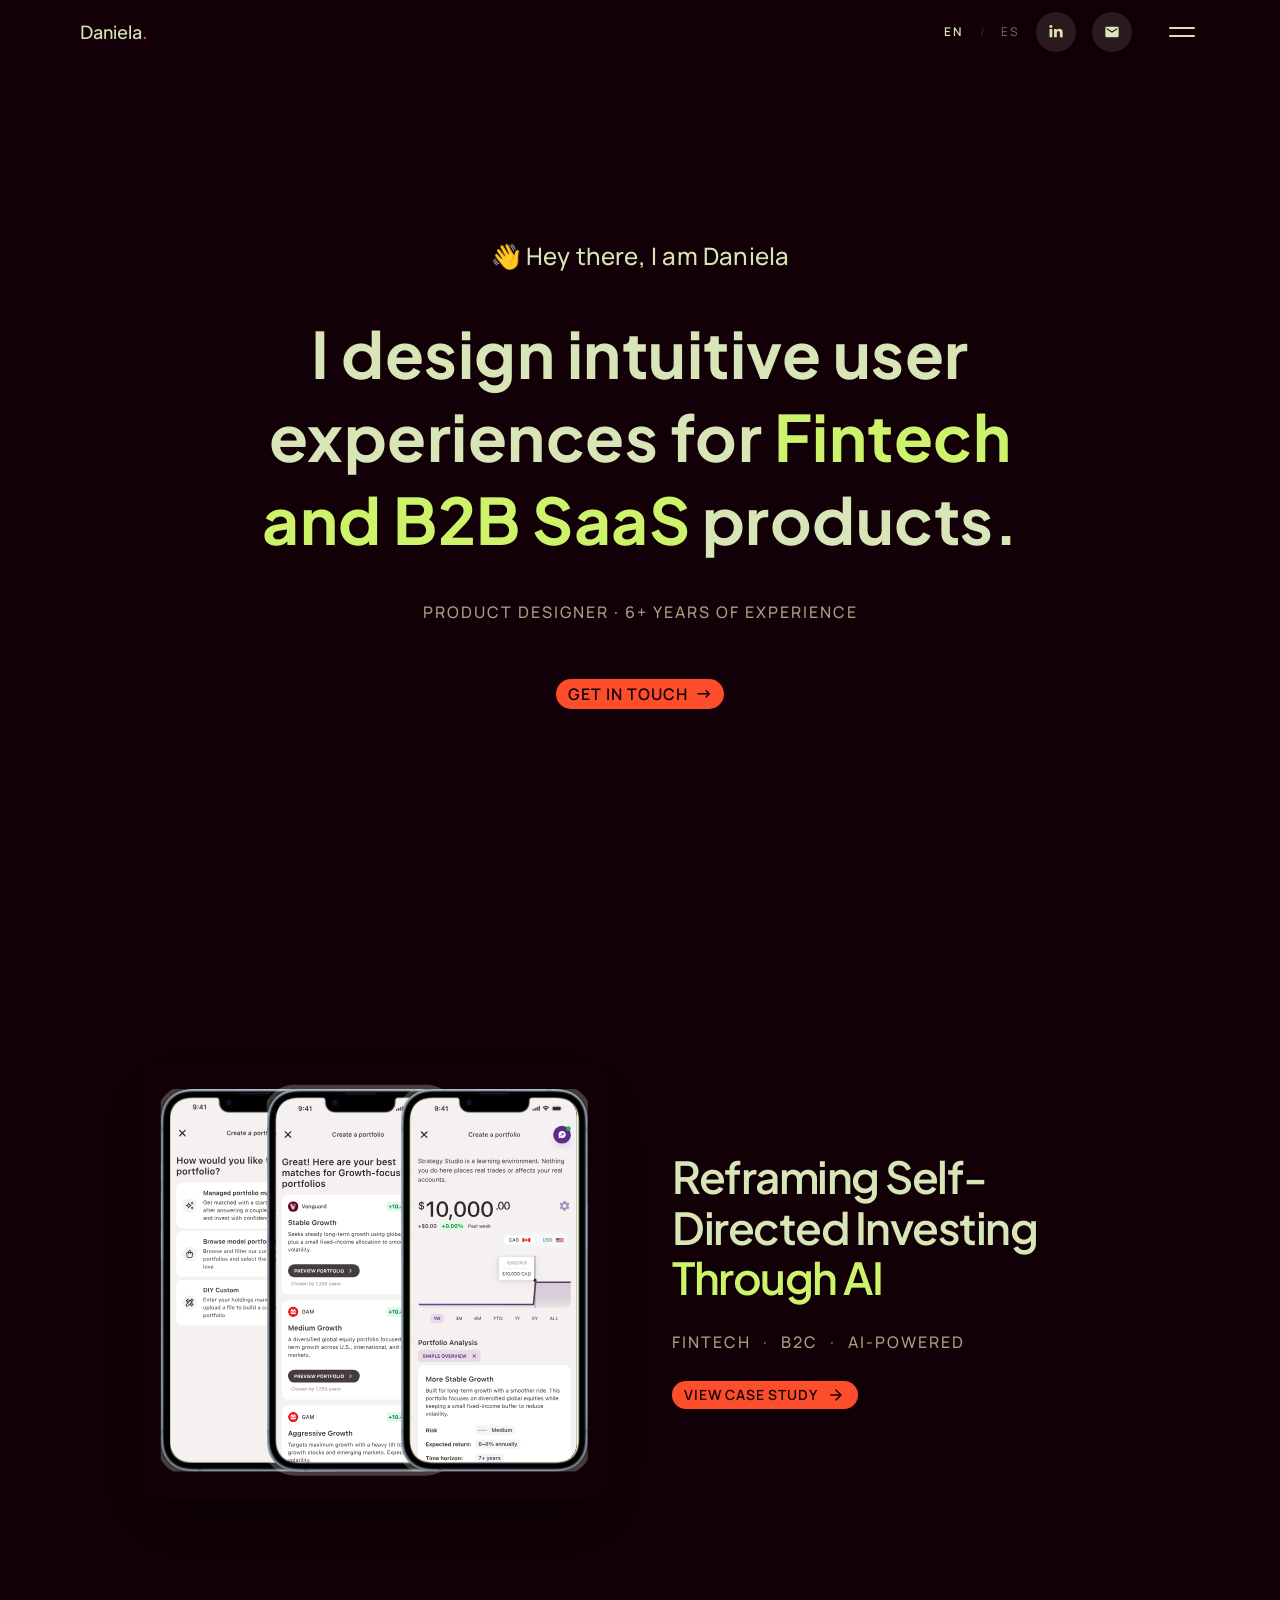
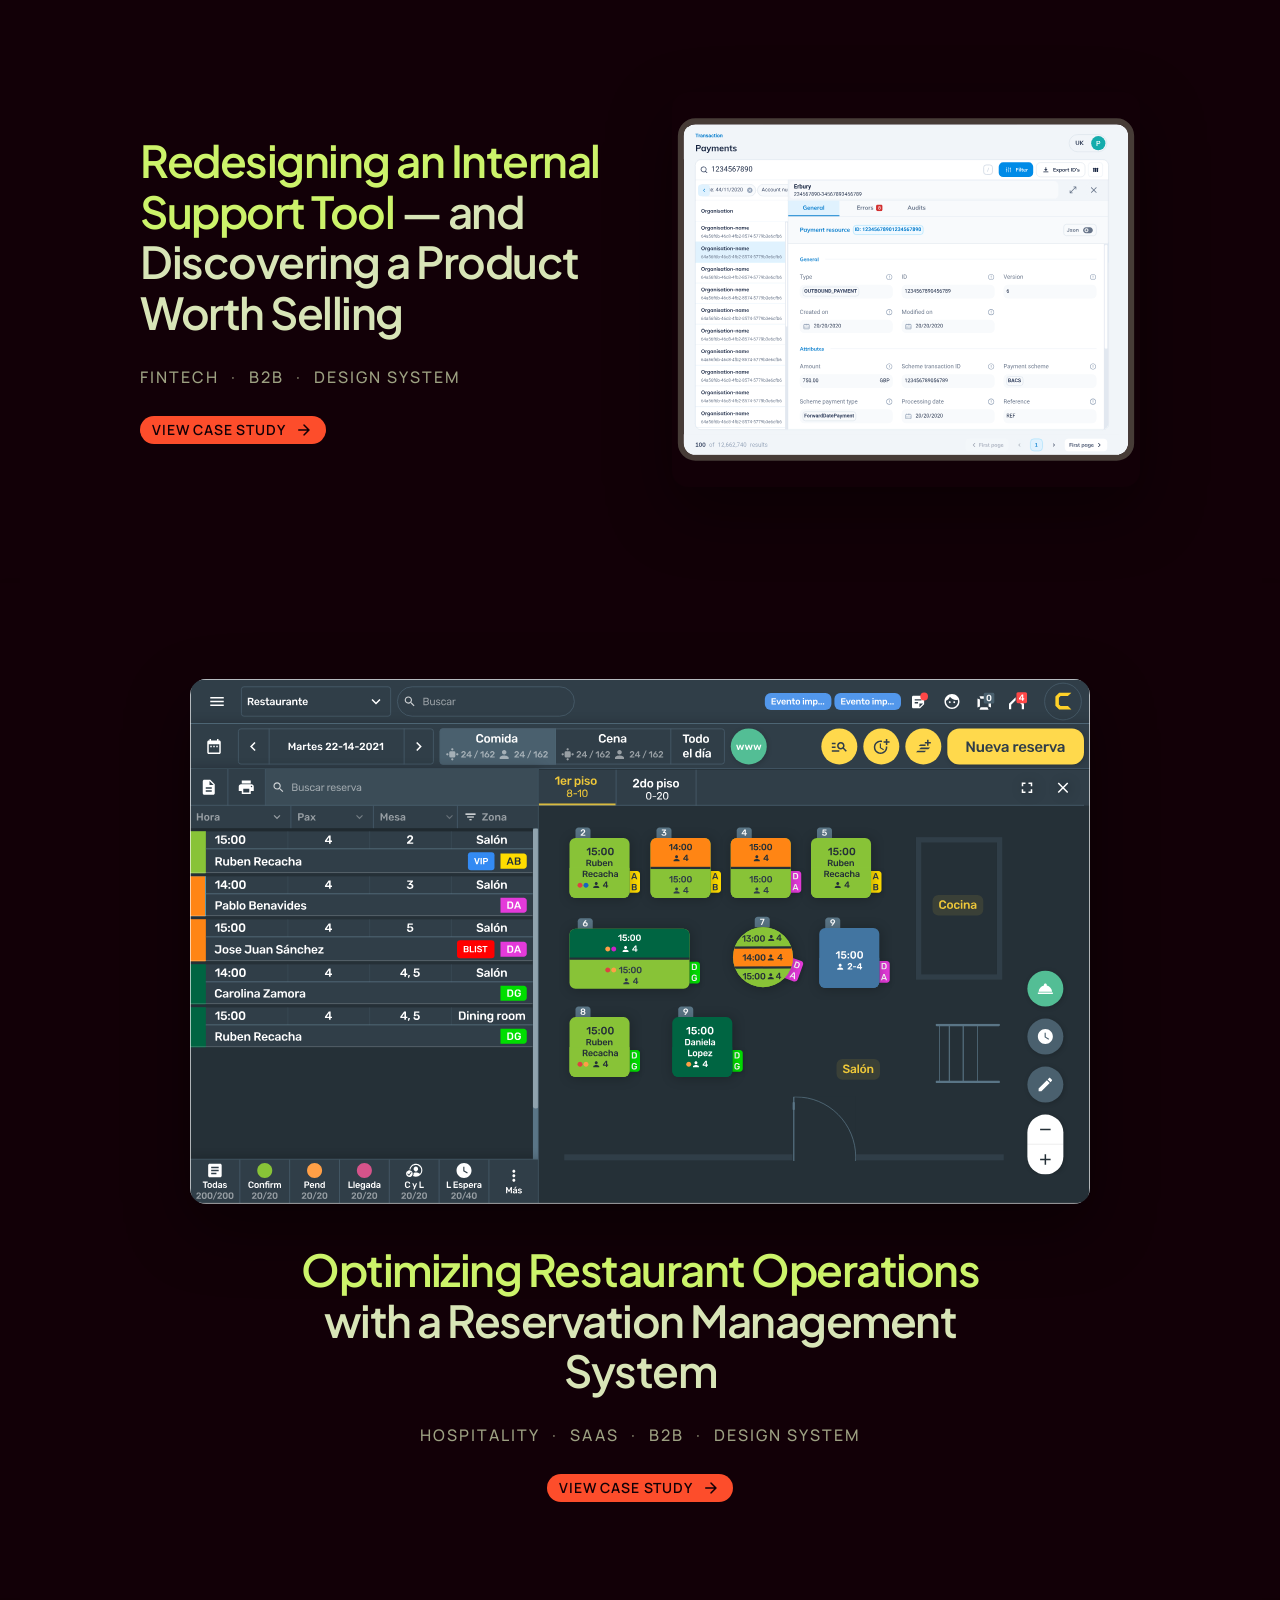
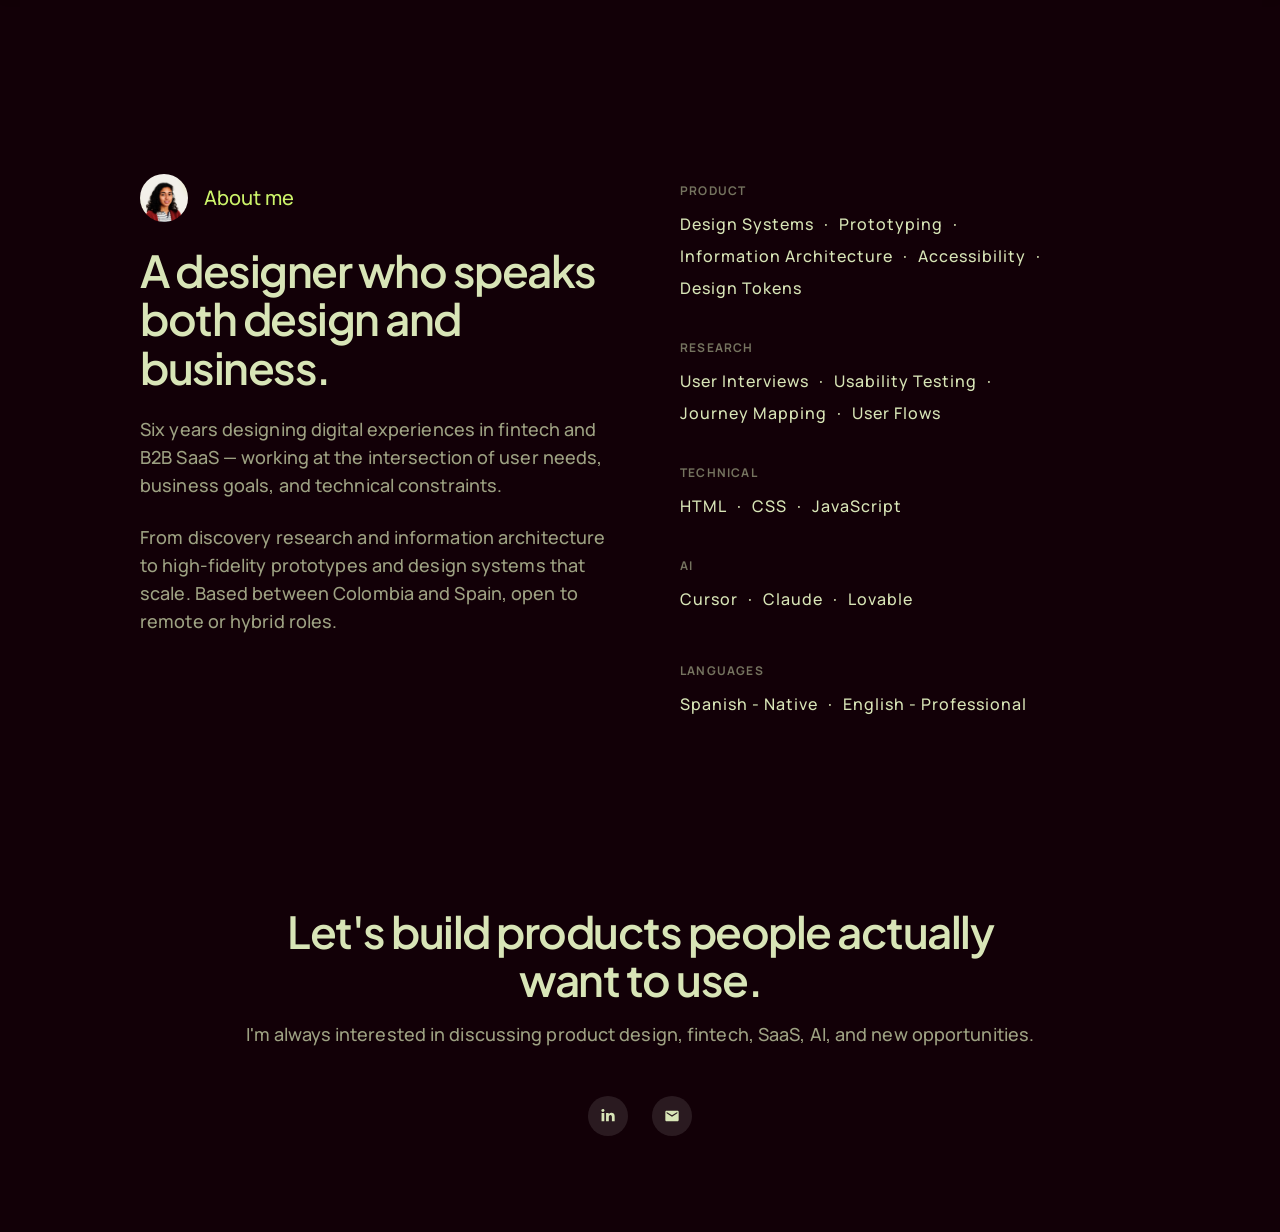
<file: index.html>
<!DOCTYPE html>
<html lang="en">

<head>
  <meta charset="UTF-8">
  <meta name="viewport" content="width=device-width, initial-scale=1.0">
  <title>Daniela | Product Designer</title>
  <meta name="description"
    content="UX/UI Designer creating meaningful digital experiences through design and research. Explore my portfolio of case studies.">
  <link rel="stylesheet" href="css/styles.css?v=113">
  <link href="https://fonts.googleapis.com/css2?family=Material+Symbols+Rounded" rel="stylesheet" />
  <link href="https://fonts.googleapis.com/css2?family=Antonio:wght@100..700&family=Bricolage+Grotesque:opsz,wght@12..96,200..800&family=Cookie&family=DM+Sans:ital,opsz,wght@0,9..40,100..1000;1,9..40,100..1000&family=Google+Sans+Flex:opsz,wght@6..144,1..1000&family=Instrument+Serif:ital@0;1&family=Kablammo&family=Libertinus+Sans:ital,wght@0,400;0,700;1,400&family=Lobster&family=Nata+Sans:wght@100..900&family=Parisienne&family=Plus+Jakarta+Sans:ital,wght@0,200..800;1,200..800&family=Sirivennela&family=Sofia&display=swap" rel="stylesheet">
  <link rel="icon" type="image/png" href="./assets/images/favicon-cara.png">

</head>

<body class="home-dark nav-dark">
  <!-- TOP NAV -->
  <nav class="top-nav" id="top-nav">
    <div class="top-nav-inner">
      <!-- Logo -->
      <a href="index.html" class="top-nav-logo">Daniela<span class="logo-dot">.</span></a>

      <!-- Center: Case study links -->
      <div class="top-nav-links">
        <a href="case-study-1.html" class="top-nav-link" data-i18n="nav_link_cs1">01 — Investing</a>
        <a href="case-study-2.html" class="top-nav-link" data-i18n="nav_link_cs2">02 — Support</a>
        <a href="case-study-3.html" class="top-nav-link" data-i18n="nav_link_cs3">03 — Hospitality</a>
      </div>

      <!-- Right: Language + Contact -->
      <div class="top-nav-right">
        <div class="top-nav-lang">
          <button class="lang-btn active" data-lang="en">EN</button>
          <span class="lang-divider">/</span>
          <button class="lang-btn" data-lang="es">ES</button>
        </div>
        <a href="https://www.linkedin.com/in/kelly-daniela-sanchez-rojas/" target="_blank" rel="noopener noreferrer" class="top-nav-social" aria-label="LinkedIn"><svg width="16" height="16" viewBox="0 0 18 18" fill="currentColor" xmlns="http://www.w3.org/2000/svg"><path d="M12.7489 5.41502C12.762 5.41471 12.7753 5.41452 12.7885 5.41445C13.6878 5.40824 14.734 5.60658 15.3933 6.21566C16.4785 7.21803 16.4988 8.86753 16.499 10.2008L16.499 11.3589L16.4999 14.9966C16.1142 15.0032 15.7105 14.9978 15.3237 14.9979L13.3898 14.9969L13.3907 12.1875L13.3908 10.8328C13.3907 9.88297 13.5256 8.29415 12.2365 8.01951C11.8722 7.94188 11.3872 7.96853 11.0373 8.08263C10.5867 8.22954 10.3478 8.49118 10.1529 8.88538C9.90997 9.40428 9.91605 10.0696 9.91597 10.6257V11.656L9.91605 14.9976L6.80811 14.9972L6.80869 5.64521L9.79106 5.64551C9.79072 6.07145 9.78222 6.52309 9.79389 6.94649C9.8773 6.87043 9.93672 6.76557 10.0012 6.67346C10.0671 6.57816 10.1418 6.48848 10.2245 6.40545C10.9198 5.71326 11.7566 5.44532 12.7489 5.41502Z"/><path d="M1.75029 5.64502L4.85795 5.6456L4.85834 14.9972C4.5136 15.002 4.15535 14.9979 3.80955 14.998L1.74951 14.9977L1.75029 5.64502Z"/><path d="M3.23675 1.00107C4.23066 0.968271 5.06468 1.69548 5.09932 2.62507C5.13396 3.55466 4.35608 4.33439 3.36215 4.36639C2.36881 4.39837 1.53573 3.67137 1.50111 2.74234C1.4665 1.81332 2.24345 1.03384 3.23675 1.00107Z"/></svg></a>
        <a href="mailto:daniela.sanchez.rojas.4@gmail.com" class="top-nav-social" aria-label="Email"><svg width="16" height="16" viewBox="0 0 18 18" fill="currentColor" xmlns="http://www.w3.org/2000/svg"><path d="M3 15C2.5875 15 2.23125 14.8563 1.93125 14.5688C1.64375 14.2688 1.5 13.9125 1.5 13.5V4.5C1.5 4.0875 1.64375 3.7375 1.93125 3.45C2.23125 3.15 2.5875 3 3 3H15C15.4125 3 15.7625 3.15 16.05 3.45C16.35 3.7375 16.5 4.0875 16.5 4.5V13.5C16.5 13.9125 16.35 14.2688 16.05 14.5688C15.7625 14.8563 15.4125 15 15 15H3ZM9 9.75L15 6V4.5L9 8.25L3 4.5V6L9 9.75Z"/></svg></a>
      </div>
    </div>
  </nav>

  <!-- Mobile hamburger -->
  <button class="hamburger" id="hamburger" aria-label="Open menu">
    <span></span><span></span>
  </button>
  <div class="mobile-overlay" id="mobile-overlay"></div>
  <nav class="mobile-menu" id="mobile-menu">
    <div class="mobile-menu-header">
      <span class="mobile-menu-label" data-i18n="mobile_menu_label">Case Studies</span>
    </div>
    <div class="mobile-cs-list">
      <a href="case-study-1.html" class="mobile-cs-item">
        <div class="mobile-cs-item-text">
          <h3 class="mobile-cs-title" data-i18n-html="cs1_title_html">Reframing Self-Directed Investing <span class="hero-accent">Through AI</span></h3>
          <p class="mobile-cs-tags">
            <span class="tag-role">Fintech</span>
            <span class="tag-role">B2C</span>
            <span class="tag-role">AI-Powered</span>
          </p>
        </div>
        <img src="assets/images/arrow.svg" alt="" class="mobile-cs-arrow">
      </a>
      <a href="case-study-2.html" class="mobile-cs-item">
        <div class="mobile-cs-item-text">
          <h3 class="mobile-cs-title" data-i18n-html="cs2_title_html"><span class="hero-accent">Redesigning an Internal Support Tool</span> — and Discovering a Product Worth Selling</h3>
          <p class="mobile-cs-tags">
            <span class="tag-role">Fintech</span>
            <span class="tag-role">B2B</span>
            <span class="tag-role">Design System</span>
          </p>
        </div>
        <img src="assets/images/arrow.svg" alt="" class="mobile-cs-arrow">
      </a>
      <a href="case-study-3.html" class="mobile-cs-item">
        <div class="mobile-cs-item-text">
          <h3 class="mobile-cs-title" data-i18n-html="cs3_title_html"><span class="hero-accent">Optimizing Restaurant Operations</span> with a Reservation Management System</h3>
          <p class="mobile-cs-tags">
            <span class="tag-role">Hospitality</span>
            <span class="tag-role">SaaS</span>
            <span class="tag-role">B2B</span>
            <span class="tag-role">Design System</span>
          </p>
        </div>
        <img src="assets/images/arrow.svg" alt="" class="mobile-cs-arrow">
      </a>
    </div>
  </nav>

  <div class="page-wrapper">
    <!-- Main Content -->
    <main class="main-content" id="welcome-main">
      <section class="intro-cover" data-reveal>
        <div class="intro-inner">
          <div class="hero-badge-row">
            <span class="hero-badge-text" data-i18n="hero_badge">👋 Hey there, I am Daniela</span>
          </div>
          <h2 class="intro-heading hero-sequence-item"><span style="color:#D8E5B7;" data-i18n="welcome_hero_h1">I design intuitive user experiences for
            </span><span class="hero-accent" data-i18n="welcome_hero_h12">Fintech and B2B SaaS</span><span style="color:#D8E5B7;" data-i18n="welcome_hero_h13"> products.</span>
          </h2>
          <p class="hero-tagline hero-sequence-item" data-i18n="hero_tagline">Product Designer · 6+
            years of experience</p>
          <a href="mailto:daniela.sanchez.rojas.4@gmail.com" class="hero-cta-inline hero-sequence-item"><span data-i18n="welcome_get_in_touch">Get in touch</span> <img src="assets/images/arrow.svg" alt="" class="hero-cta-arrow"></a>
          <p class="text-body" data-i18n="welcome_cta_text">Product Designer with 6+ years shaping complex B2B and
            fintech products — from AI-powered investment tools to operational dashboards used under real-time pressure.
            Bridging business strategy, user needs, and technical feasibility through close collaboration with PMs and
            engineers.</p>
          <div class="hero-scroll-link-container hero-sequence-item">
            <a href="#case-studies" class="hero-scroll-link">
              <span data-i18n="welcome_scroll_link">Works</span>
              <span class="material-symbols-rounded arrow-bounce">arrow_downward</span>
            </a>
          </div>
        </div>
        <!-- Skills marquee — trying the WORKS/arrow scroll cue above instead.
        <div class="marquee-wrap">
          <div class="marquee-fade left"></div>
          <div class="marquee-fade right"></div>
          <div class="marquee-track">
            <span class="marquee-chip">Prototyping</span>
            <span class="marquee-chip">Information Architecture</span>
            <span class="marquee-chip">Accessibility</span>
            <span class="marquee-chip">User Research</span>
            <span class="marquee-chip">Journey Mapping</span>
            <span class="marquee-chip">Design Tokens</span>
            <span class="marquee-chip">Usability Testing</span>
            <span class="marquee-chip">Figma</span>
            <span class="marquee-chip">Design Systems</span>
            <span class="marquee-chip" aria-hidden="true">Prototyping</span>
            <span class="marquee-chip" aria-hidden="true">Information Architecture</span>
            <span class="marquee-chip" aria-hidden="true">Accessibility</span>
            <span class="marquee-chip" aria-hidden="true">User Research</span>
            <span class="marquee-chip" aria-hidden="true">Journey Mapping</span>
            <span class="marquee-chip" aria-hidden="true">Design Tokens</span>
            <span class="marquee-chip" aria-hidden="true">Usability Testing</span>
            <span class="marquee-chip" aria-hidden="true">Figma</span>
            <span class="marquee-chip" aria-hidden="true">Design Systems</span>
          </div>
        </div>
        -->
      </section>

      <!-- CASE STUDIES SECTION -->
      <section id="case-studies" class="case-studies-section">

        <!-- Case Study 1 -->
        <div class="case-study-card">
          <div class="case-study-content reveal-from-right" data-reveal>
            <h2 class="heading-h2" data-i18n-html="cs1_title_html">Reframing Self-Directed Investing <span class="hero-accent">Through AI</span></h2>
            <div class="case-study-tags">
              <span class="tag-role">Fintech</span>
              <span class="tag-role">B2C</span>
              <span class="tag-role">AI-Powered</span>
            </div>
            <div class="cs-btn-container">
              <a href="case-study-1.html" class="cs-text-link">
                <span data-i18n="cs_btn_explore">View Case Study</span>
                <span class="material-symbols-rounded arrow-icon">arrow_forward</span>
              </a>
            </div>
          </div>
          <div class="case-study-image-wrapper reveal-from-left" data-reveal>
            <img src="./assets/images/case1-1.svg" alt="Digital Investing with AI" class="case-study-image">
          </div>
        </div>

        <!-- Case Study 2 -->
        <div class="case-study-card" data-reveal>
          <div class="case-study-content">
            <h2 class="heading-h2" data-i18n-html="cs2_title_html"><span class="hero-accent">Redesigning an Internal Support Tool</span> — and Discovering a Product Worth Selling</h2>
            <div class="case-study-tags">
              <span class="tag-role">Fintech</span>
              <span class="tag-role">B2B</span>
              <span class="tag-role">Design System</span>
            </div>
            <div class="cs-btn-container">
              <a href="case-study-2.html" class="cs-text-link">
                <span data-i18n="cs_btn_explore">View Case Study</span>
                <span class="material-symbols-rounded arrow-icon">arrow_forward</span>
              </a>
            </div>
          </div>
          <div class="case-study-image-wrapper">
            <img src="./assets/images/case2-1.svg" alt="Customer Support Operations Tool" class="case-study-image">
          </div>
        </div>

        <!-- Case Study 3 -->
        <div class="case-study-card" data-reveal>
          <div class="case-study-content">
            <h2 class="heading-h2" data-i18n-html="cs3_title_html"><span class="hero-accent">Optimizing Restaurant Operations</span> with a Reservation Management
              System</h2>
            <div class="case-study-tags">
              <span class="tag-role">Hospitality</span>
              <span class="tag-role">SaaS</span>
              <span class="tag-role">B2B</span>
              <span class="tag-role">Design System</span>
            </div>
            <div class="cs-btn-container">
              <a href="case-study-3.html" class="cs-text-link">
                <span data-i18n="cs_btn_explore">View Case Study</span>
                <span class="material-symbols-rounded arrow-icon">arrow_forward</span>
              </a>
            </div>
          </div>
          <div class="case-study-image-wrapper">
            <img src="./assets/images/case3-1.svg" alt="Reservation Management System" class="case-study-image">
          </div>
        </div>

      </section>

      <!-- ABOUT SECTION -->
      <section id="about" class="about-section" data-reveal>
        <div class="about-content">
          <div class="about-photo-row" data-reveal data-reveal-delay="0">
            <img class="about-photo" src="assets/images/contact-1.png" alt="Daniela Sánchez">
            <span class="about-label" data-i18n="about_label">About me</span>
          </div>

          <h2 class="heading-h2 about-title" data-i18n="about_title">A designer who speaks both design and business.
          </h2>
          <p class="text-body" data-i18n="about_subtitle">Six years designing digital experiences in fintech and B2B
            SaaS — working at the intersection of user needs, business goals, and technical constraints.</p>
          <p class="text-body" data-i18n="about_desc1">From discovery research and information architecture to
            high-fidelity prototypes and design systems that scale. Based between Colombia and Spain, open to remote or
            hybrid roles.</p>
        </div>
        <div class="cs-hero-meta-col" data-reveal data-reveal-delay="100">
          <div class="cs-hero-meta-section">
            <ul class="cs-hero-meta-list">
              <li>
                <span class="skill-title" data-i18n="welcome_skill1_title">Product</span>
                <span class="skill-desc" data-i18n="welcome_skill1">Design Systems, Prototyping, Information
                  Architecture, Accessibility, Design Tokens</span>
              </li>
              <li>
                <span class="skill-title" data-i18n="welcome_skill2_title">Research</span>
                <span class="skill-desc" data-i18n="welcome_skill2">User Interviews, Usability Testing, Journey Mapping,
                  User Flows</span>
              </li>
              <li>
                <span class="skill-title" data-i18n="welcome_skill3_title">Technical</span>
                <span class="skill-desc" data-i18n="welcome_skill3">HTML, CSS, JavaScript</span>
              </li>
              <li>
                <span class="skill-title" data-i18n="welcome_skill4_title">AI</span>
                <span class="skill-desc" data-i18n="welcome_skill4">Cursor, Claude, Lovable</span>
              </li>
            </ul>
            <!-- .skill-desc text is split into chip spans by renderSkillChips() in main.js
                 on load and on every language switch — the i18n strings above stay the
                 single source of truth, untouched; only the rendering changes. -->
          </div>
          <div class="cs-hero-meta-section">
            <p data-i18n="welcome_languages" class="cs-hero-meta-label">LANGUAGES</p>
            <div class="lang-chip-row">
              <span class="skill-chip" data-i18n="welcome_language1">Spanish - Native</span>
              <span class="skill-chip" data-i18n="welcome_language2">English - Professional</span>
            </div>
          </div>
        </div>
      </section>

    </main>

    <!-- FOOTER SECTION -->
    <footer class="main-footer">
      <div class="footer-content" data-reveal>
        <h2 class="heading-h2 footer-title" data-i18n="footer_title">Let's build products people actually want to use.
        </h2>
        <p class="text-body footer-subtitle" data-i18n="footer_subtitle">I'm always interested in discussing product
          design, fintech, SaaS, AI, and new opportunities.</p>
        <div class="footer-links">
          <a href="https://www.linkedin.com/in/kelly-daniela-sanchez-rojas/" target="_blank" rel="noopener noreferrer" class="top-nav-social" aria-label="LinkedIn"><svg width="16" height="16" viewBox="0 0 18 18" fill="currentColor" xmlns="http://www.w3.org/2000/svg"><path d="M12.7489 5.41502C12.762 5.41471 12.7753 5.41452 12.7885 5.41445C13.6878 5.40824 14.734 5.60658 15.3933 6.21566C16.4785 7.21803 16.4988 8.86753 16.499 10.2008L16.499 11.3589L16.4999 14.9966C16.1142 15.0032 15.7105 14.9978 15.3237 14.9979L13.3898 14.9969L13.3907 12.1875L13.3908 10.8328C13.3907 9.88297 13.5256 8.29415 12.2365 8.01951C11.8722 7.94188 11.3872 7.96853 11.0373 8.08263C10.5867 8.22954 10.3478 8.49118 10.1529 8.88538C9.90997 9.40428 9.91605 10.0696 9.91597 10.6257V11.656L9.91605 14.9976L6.80811 14.9972L6.80869 5.64521L9.79106 5.64551C9.79072 6.07145 9.78222 6.52309 9.79389 6.94649C9.8773 6.87043 9.93672 6.76557 10.0012 6.67346C10.0671 6.57816 10.1418 6.48848 10.2245 6.40545C10.9198 5.71326 11.7566 5.44532 12.7489 5.41502Z"/><path d="M1.75029 5.64502L4.85795 5.6456L4.85834 14.9972C4.5136 15.002 4.15535 14.9979 3.80955 14.998L1.74951 14.9977L1.75029 5.64502Z"/><path d="M3.23675 1.00107C4.23066 0.968271 5.06468 1.69548 5.09932 2.62507C5.13396 3.55466 4.35608 4.33439 3.36215 4.36639C2.36881 4.39837 1.53573 3.67137 1.50111 2.74234C1.4665 1.81332 2.24345 1.03384 3.23675 1.00107Z"/></svg></a><a href="mailto:daniela.sanchez.rojas.4@gmail.com" class="top-nav-social" aria-label="Email"><svg width="16" height="16" viewBox="0 0 18 18" fill="currentColor" xmlns="http://www.w3.org/2000/svg"><path d="M3 15C2.5875 15 2.23125 14.8563 1.93125 14.5688C1.64375 14.2688 1.5 13.9125 1.5 13.5V4.5C1.5 4.0875 1.64375 3.7375 1.93125 3.45C2.23125 3.15 2.5875 3 3 3H15C15.4125 3 15.7625 3.15 16.05 3.45C16.35 3.7375 16.5 4.0875 16.5 4.5V13.5C16.5 13.9125 16.35 14.2688 16.05 14.5688C15.7625 14.8563 15.4125 15 15 15H3ZM9 9.75L15 6V4.5L9 8.25L3 4.5V6L9 9.75Z"/></svg></a>
        </div>
      </div>
    </footer>
  </div>




  <script src="js/translations.js?v=23"></script>
  <script src="js/main.js?v=1"></script>
  <script src="js/motion.js?v=13"></script>
</body>

</html>
</file>
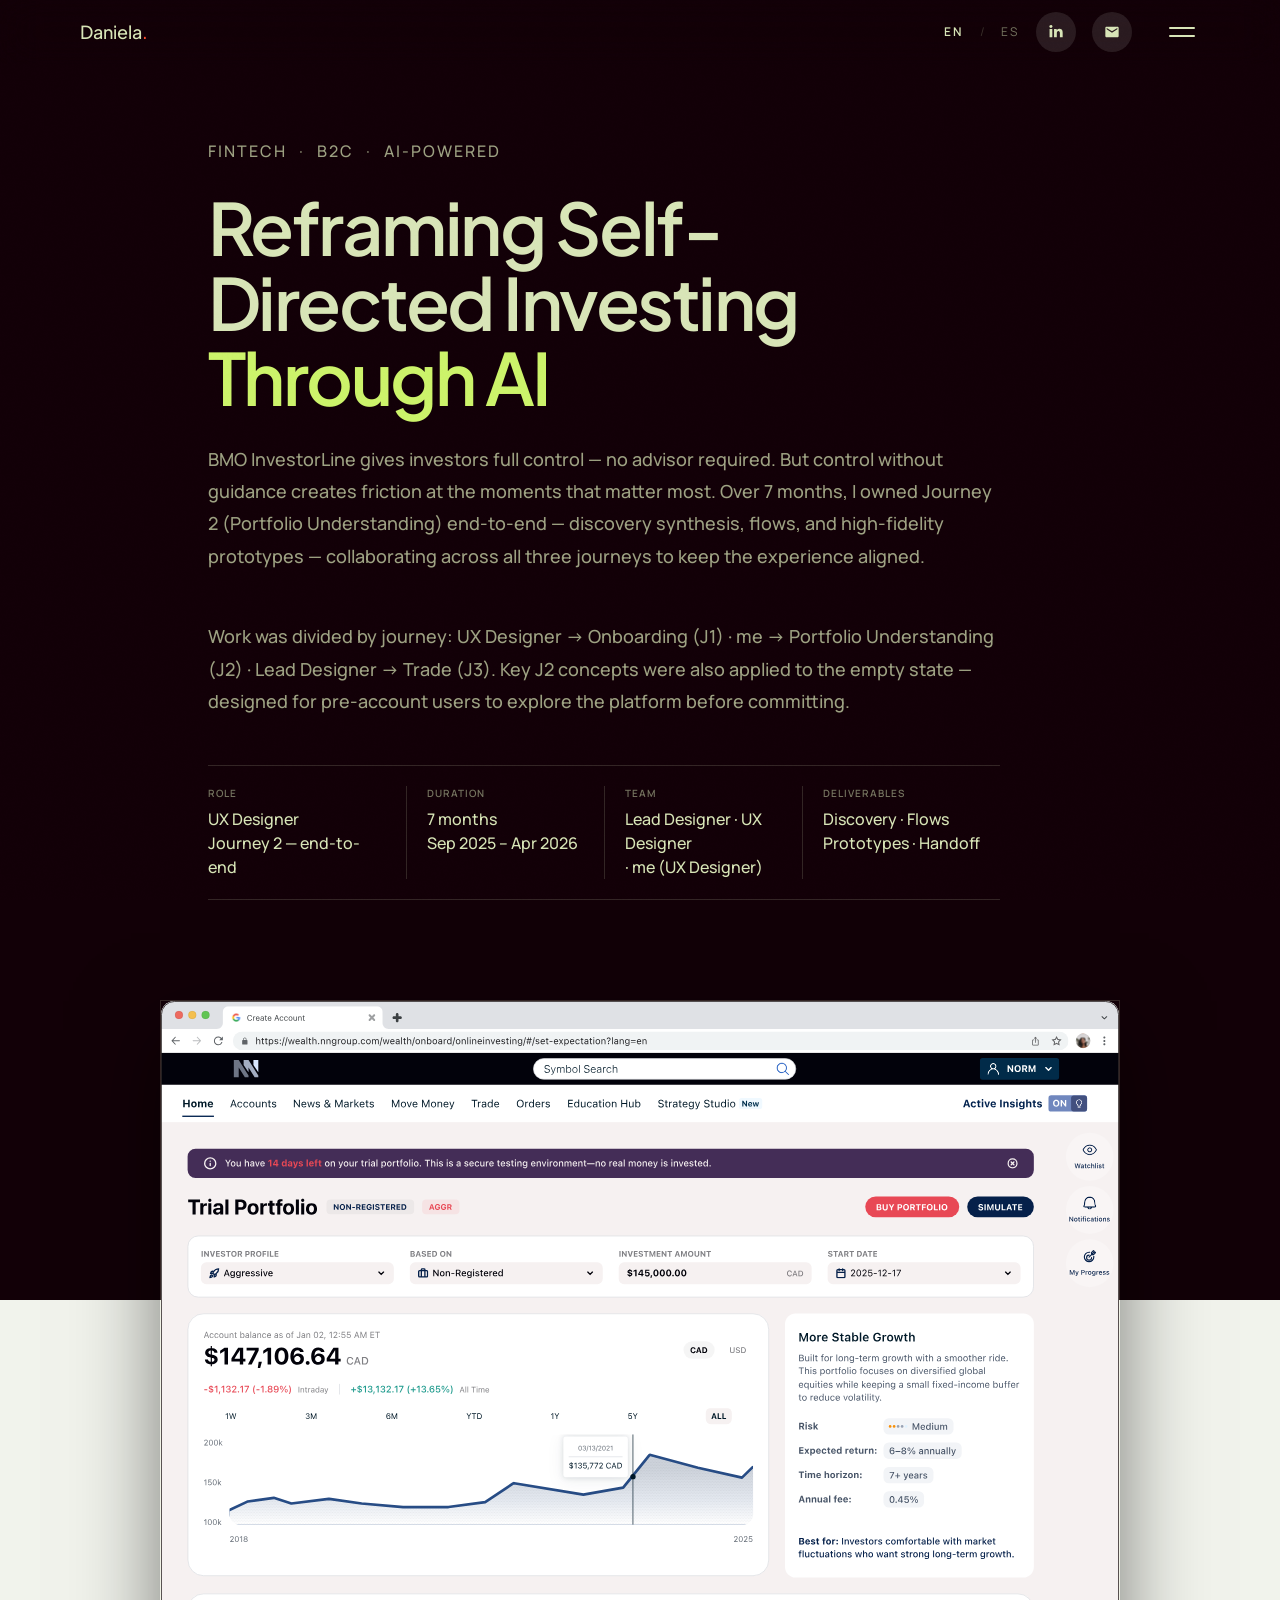
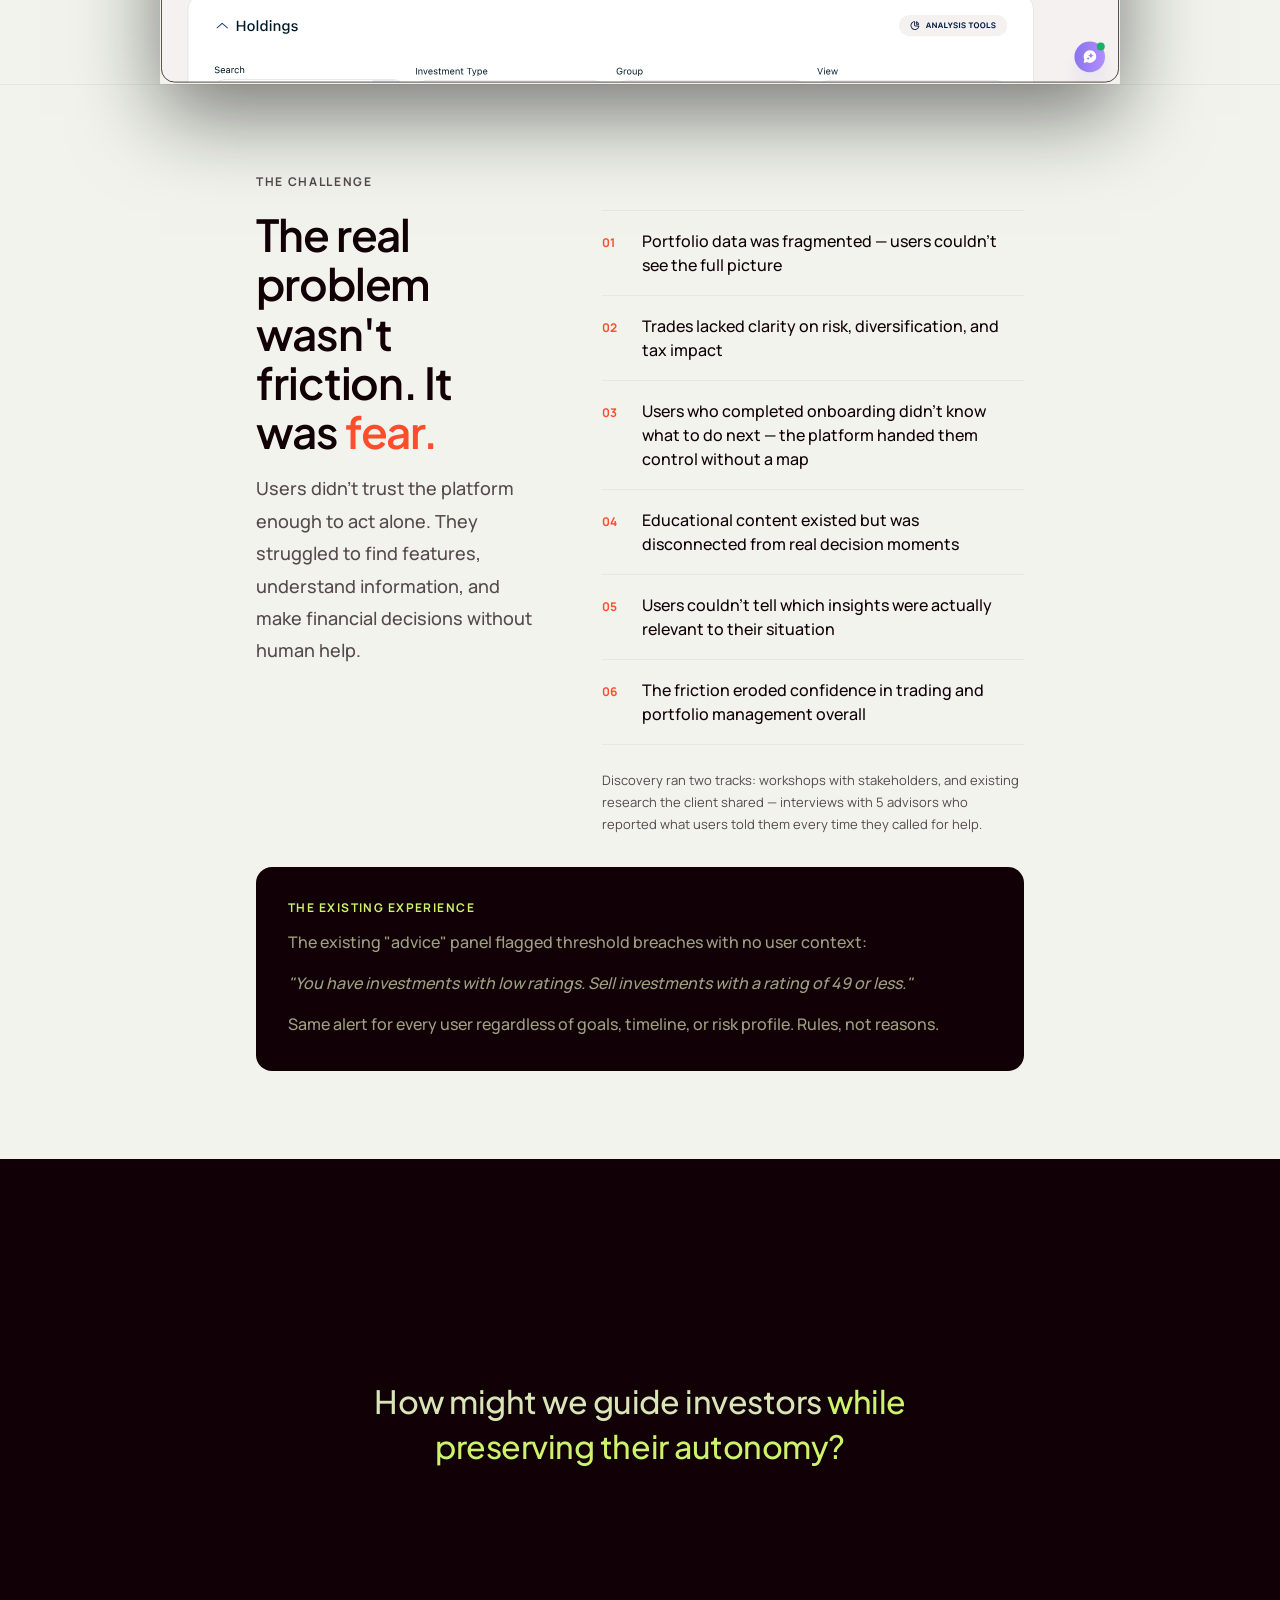
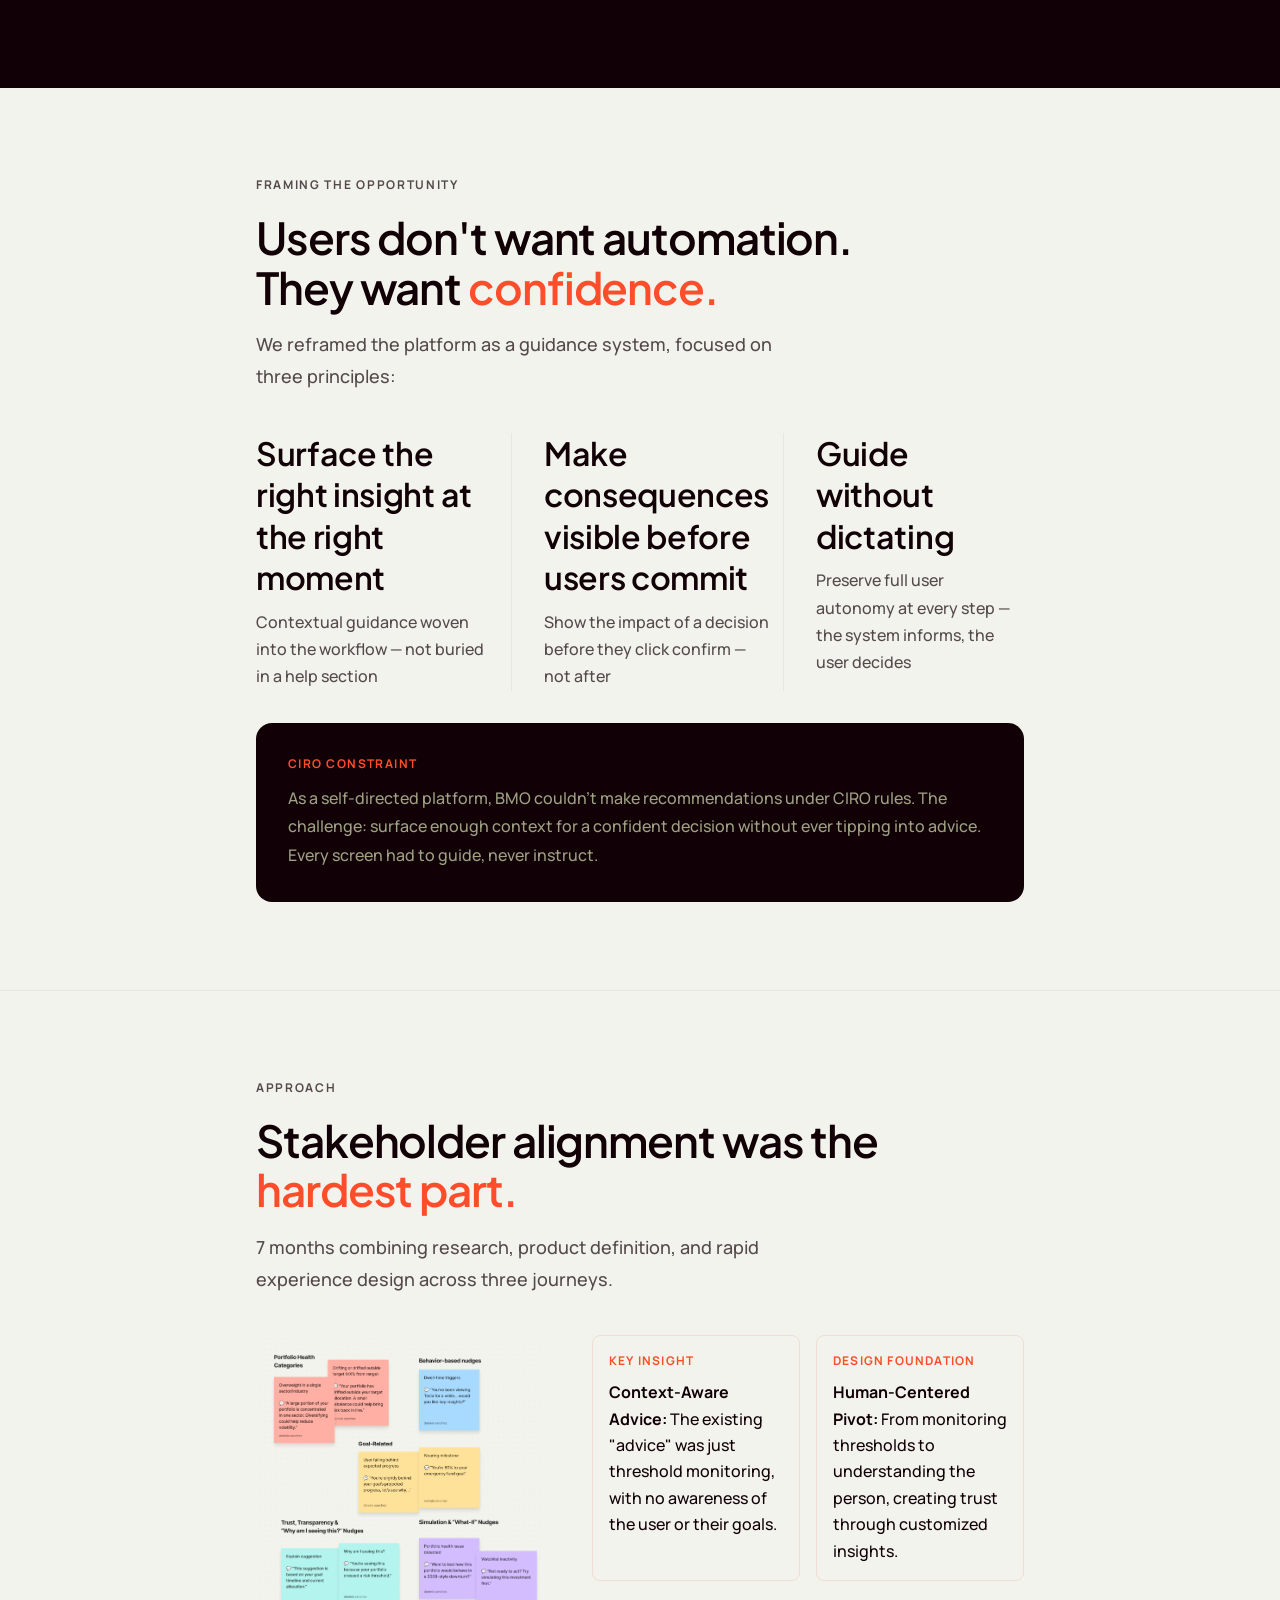
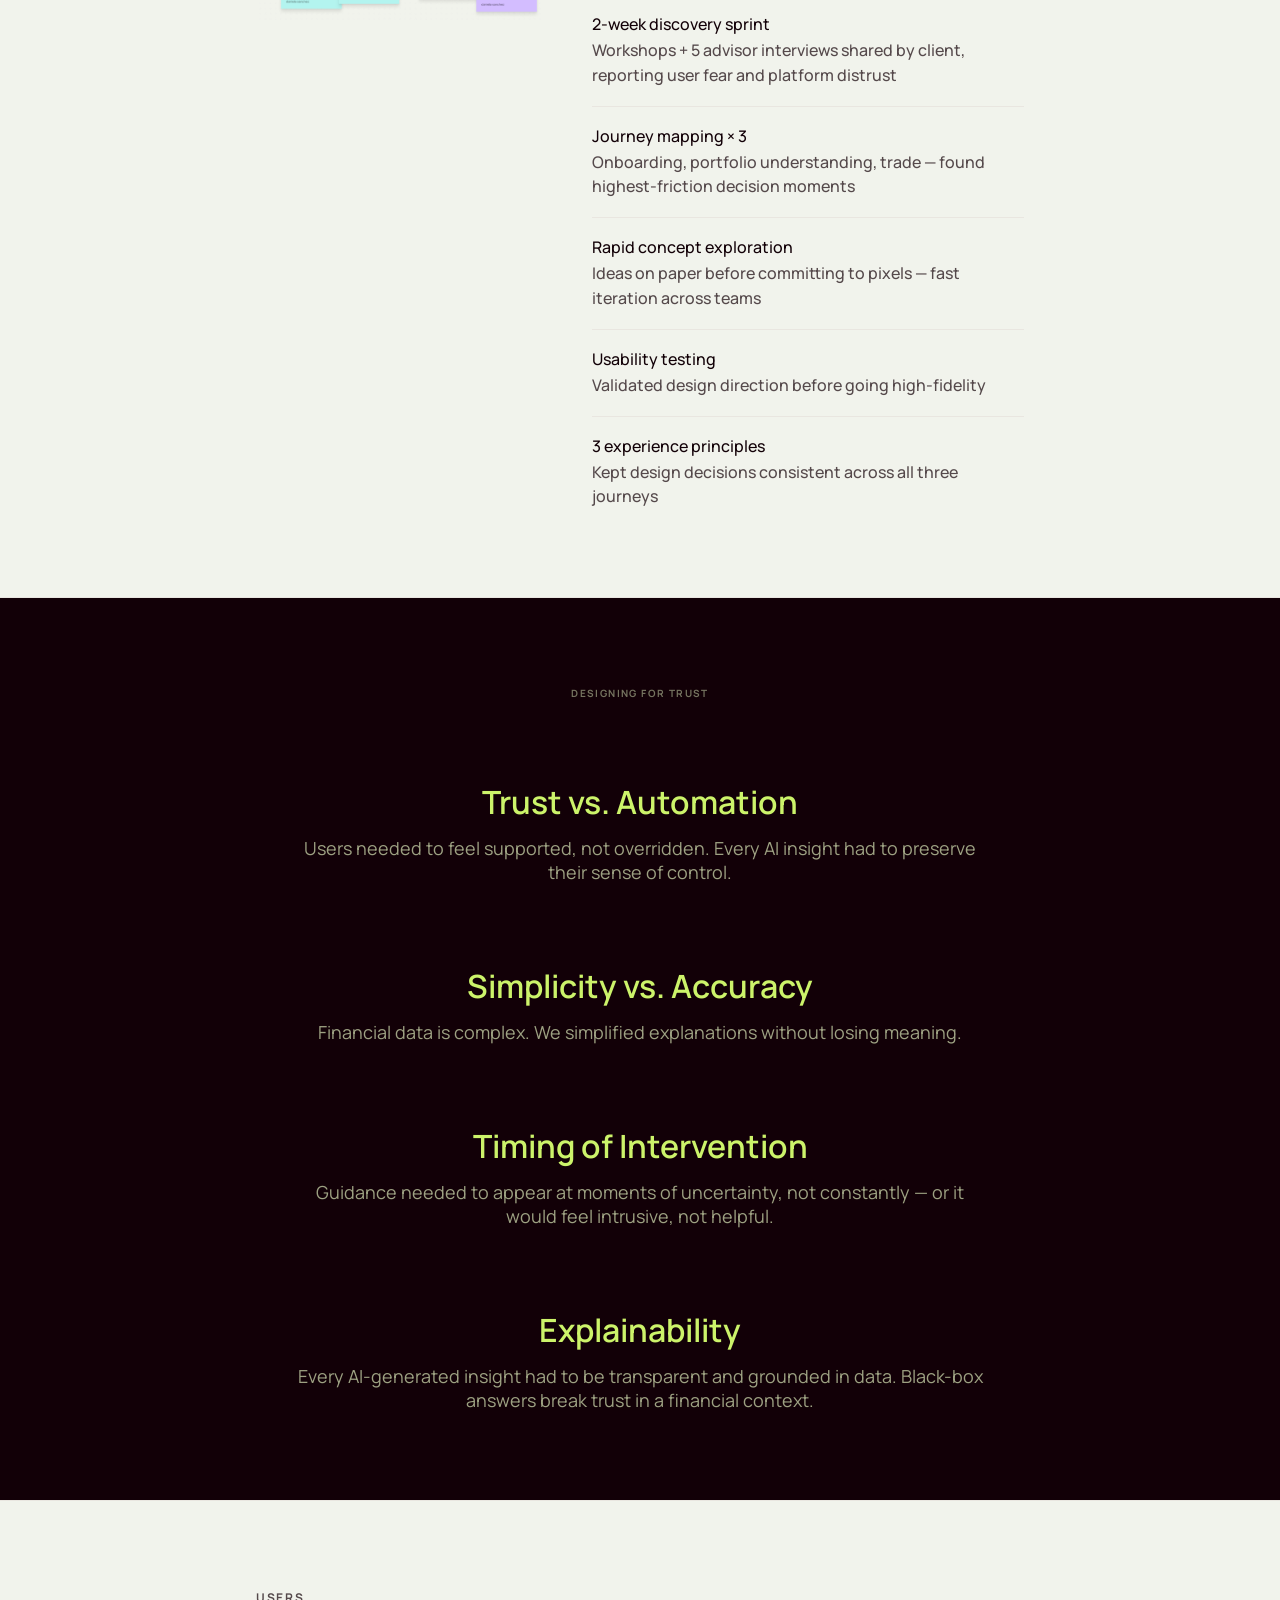
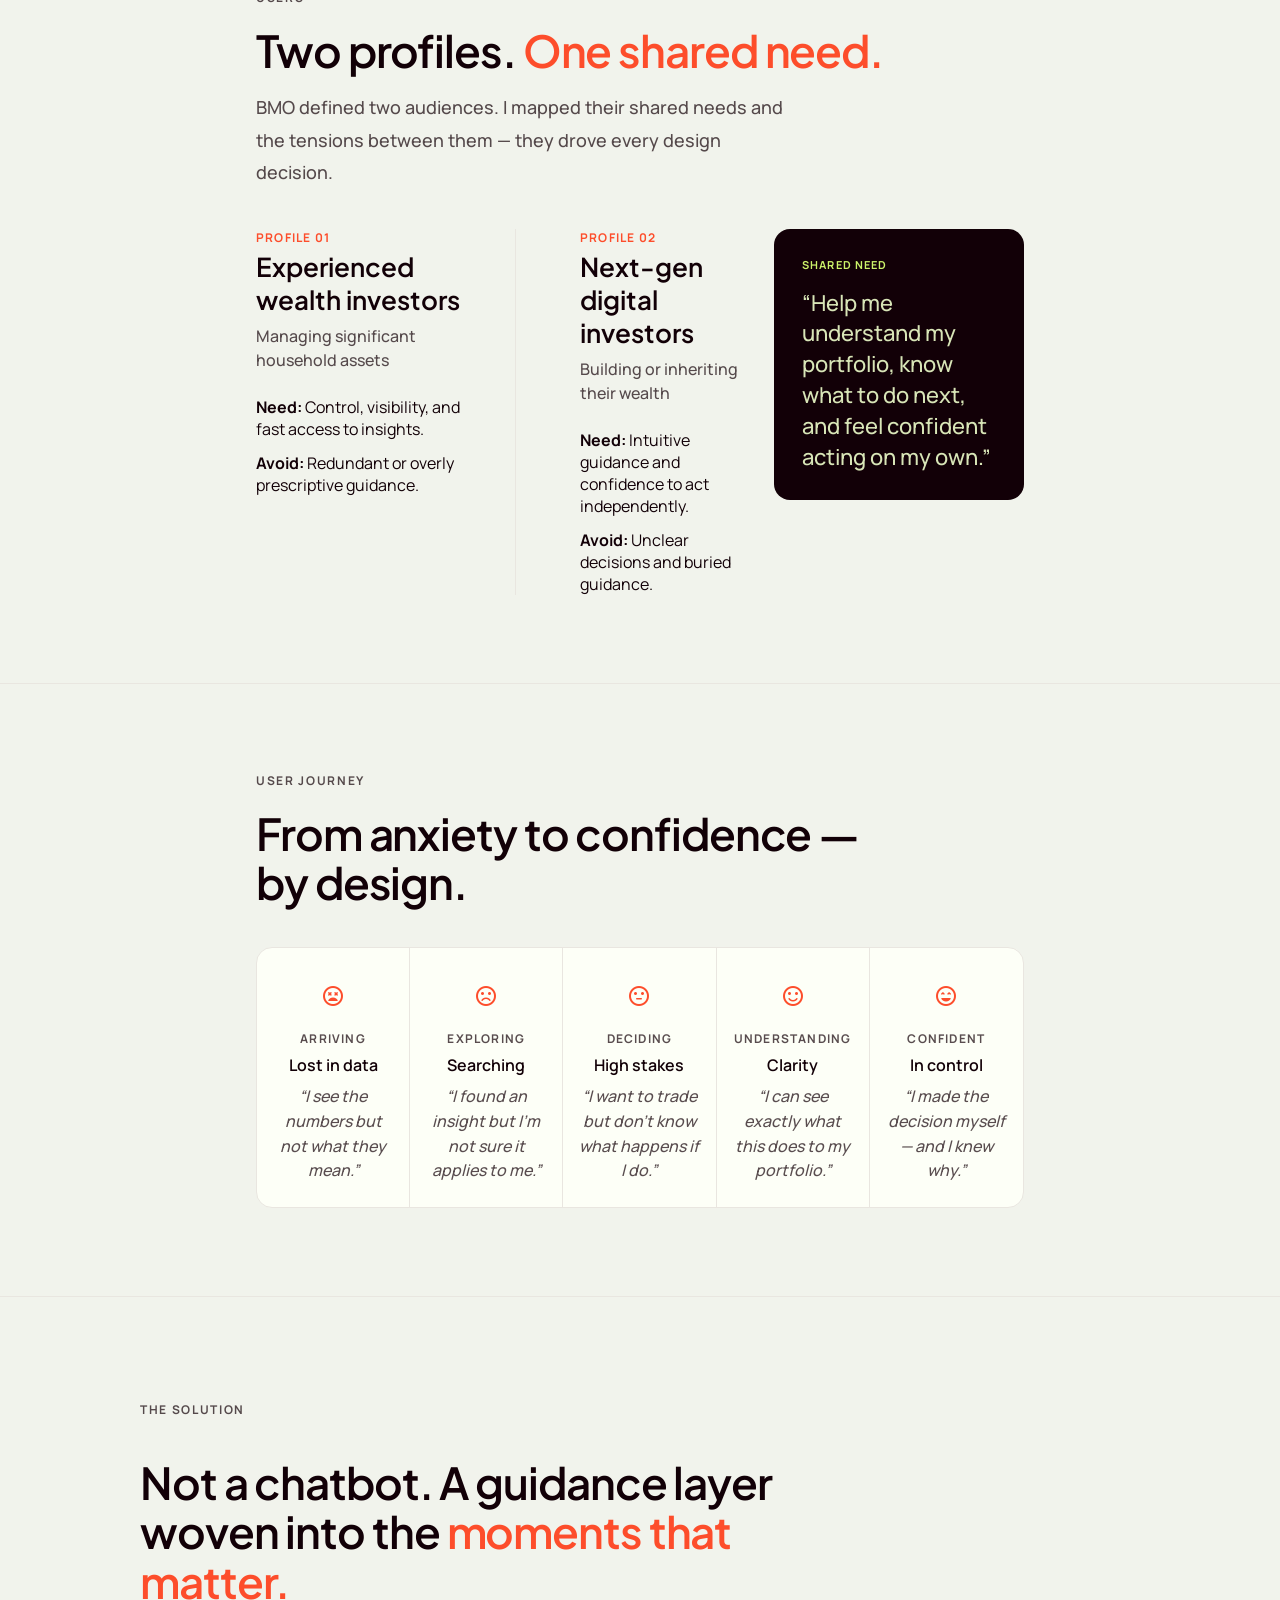
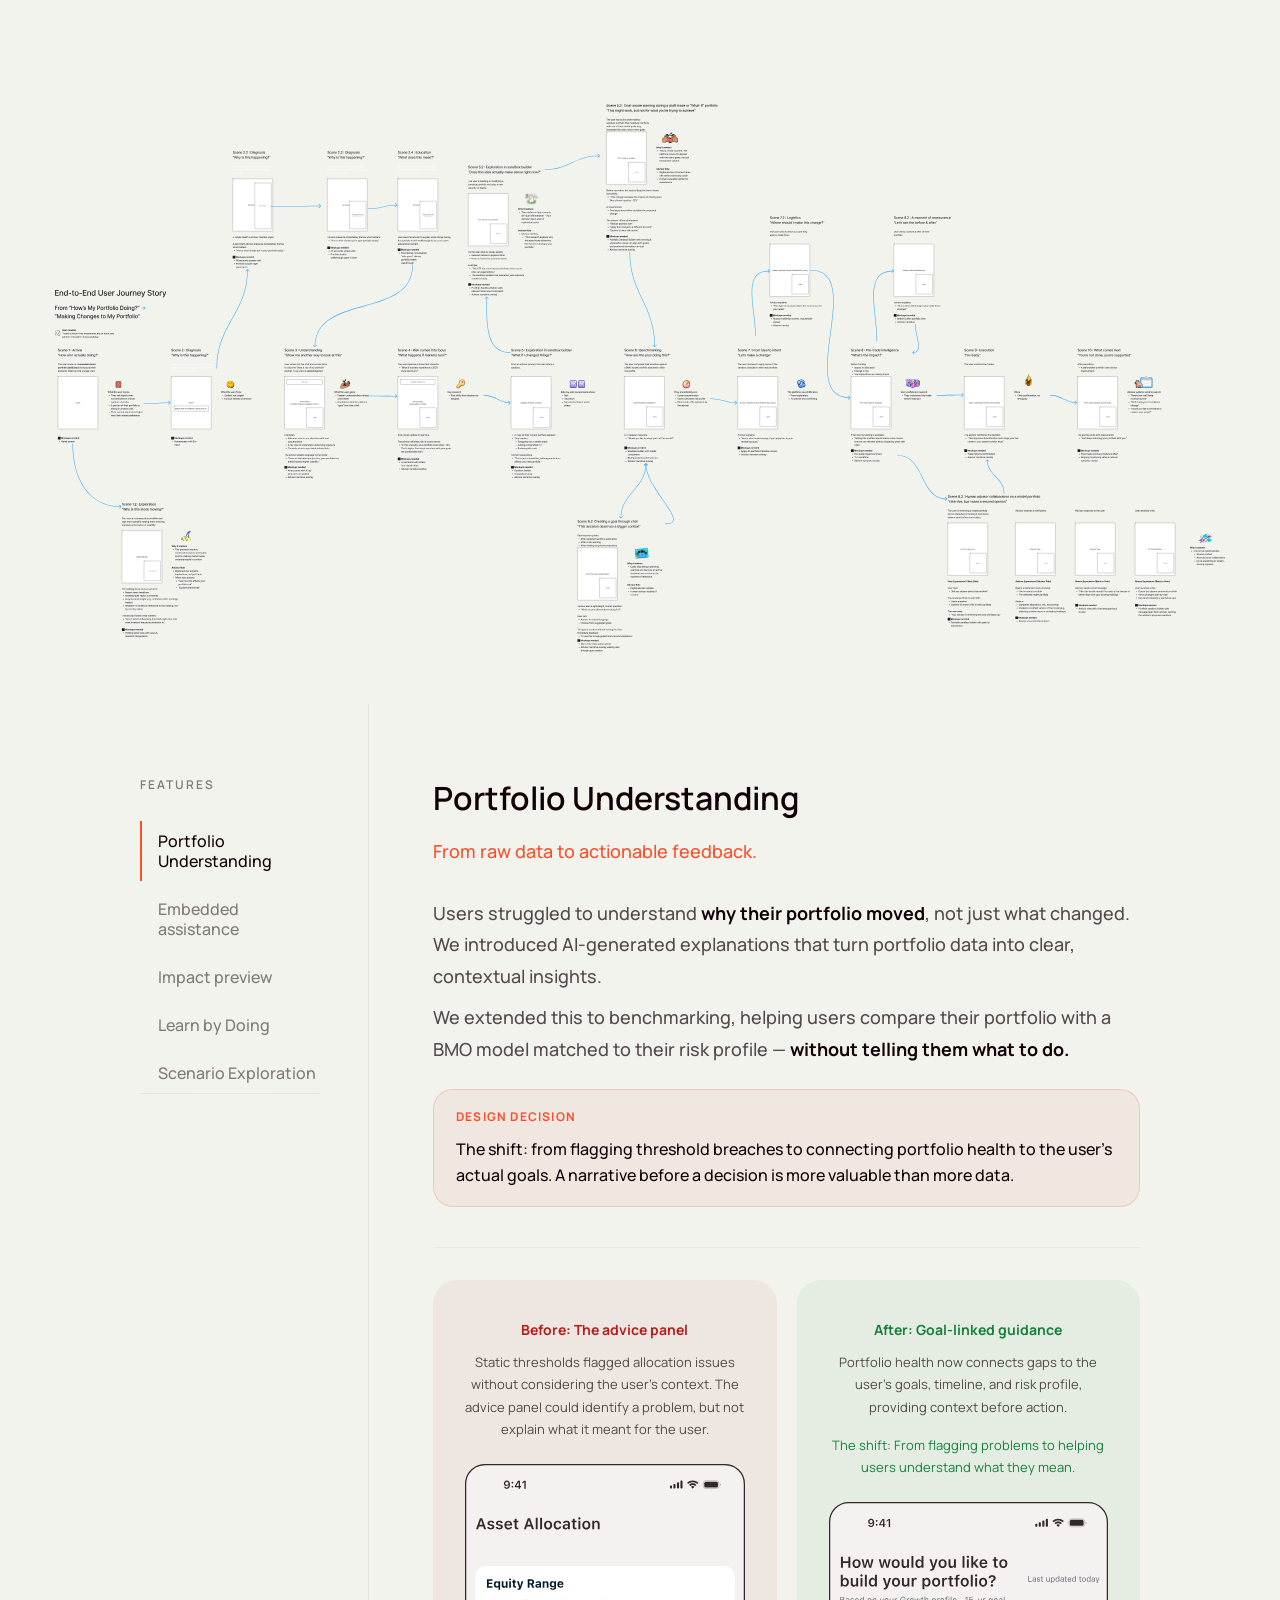
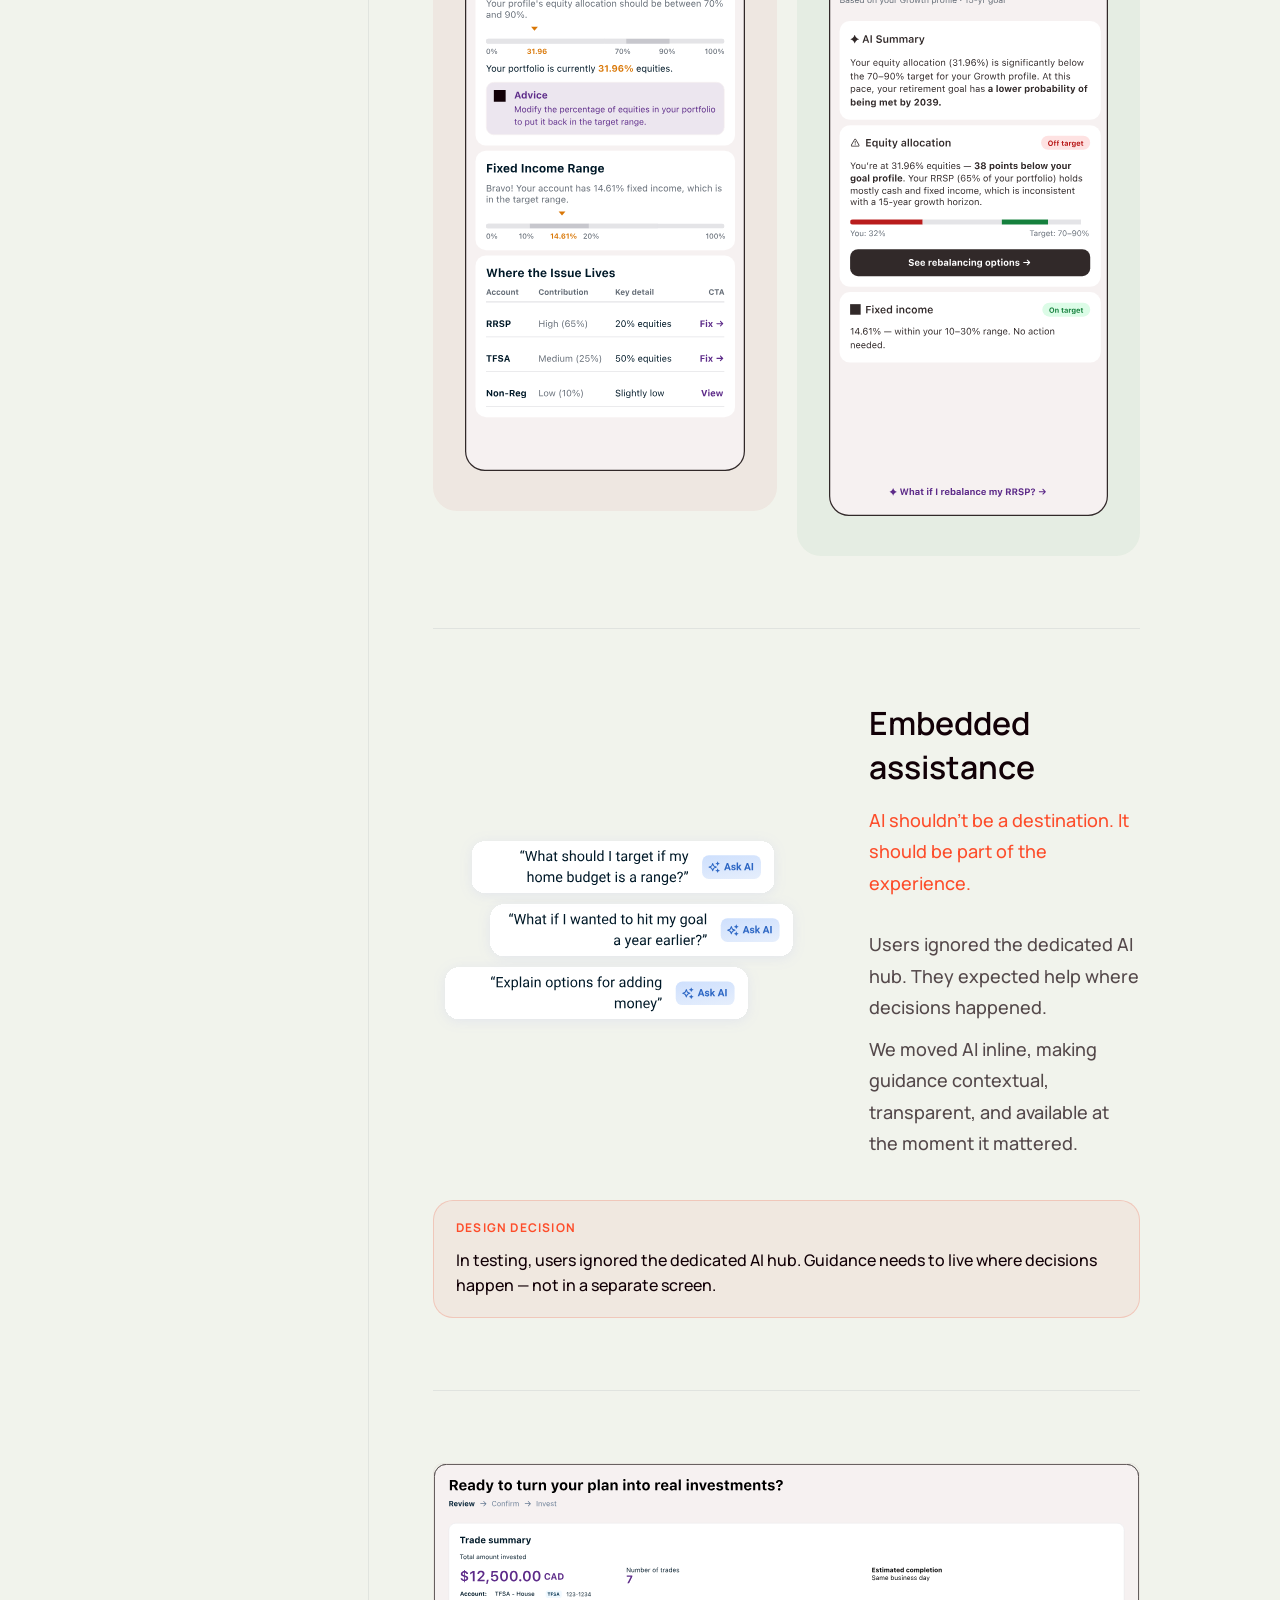
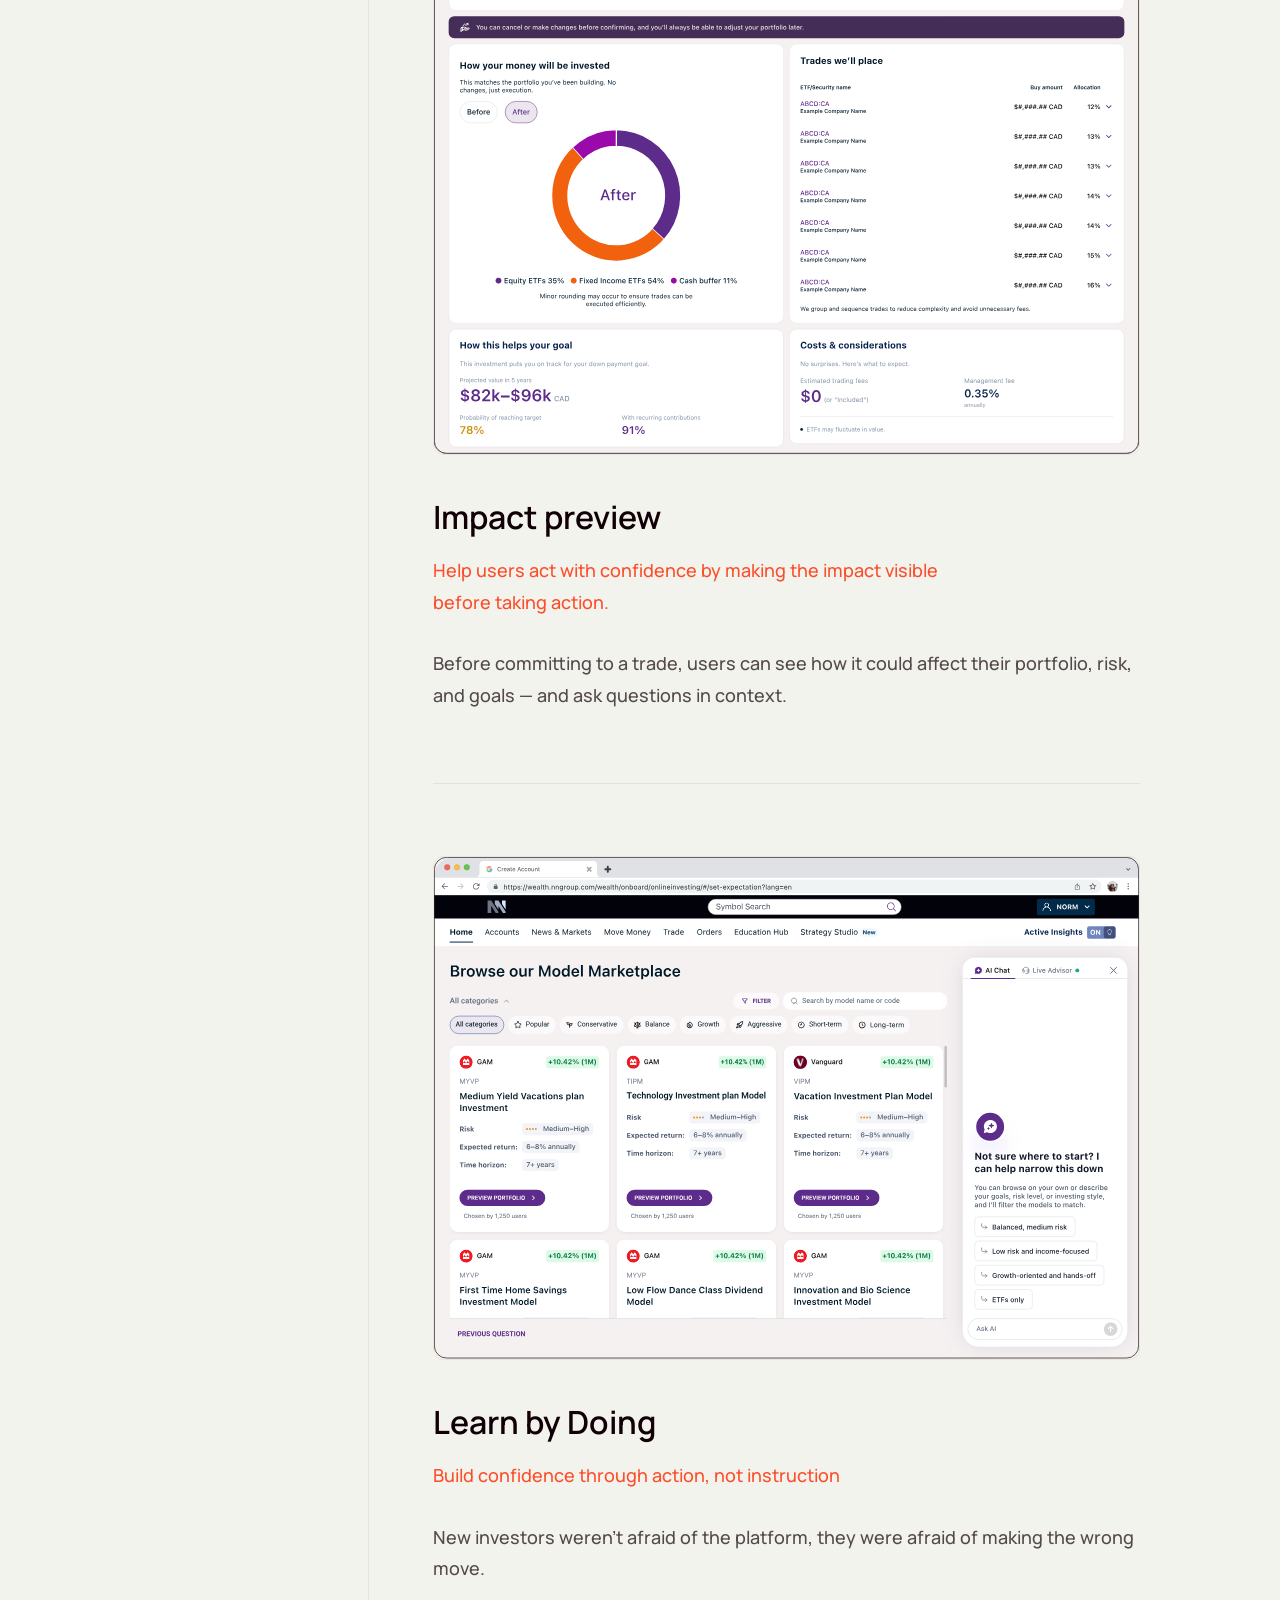
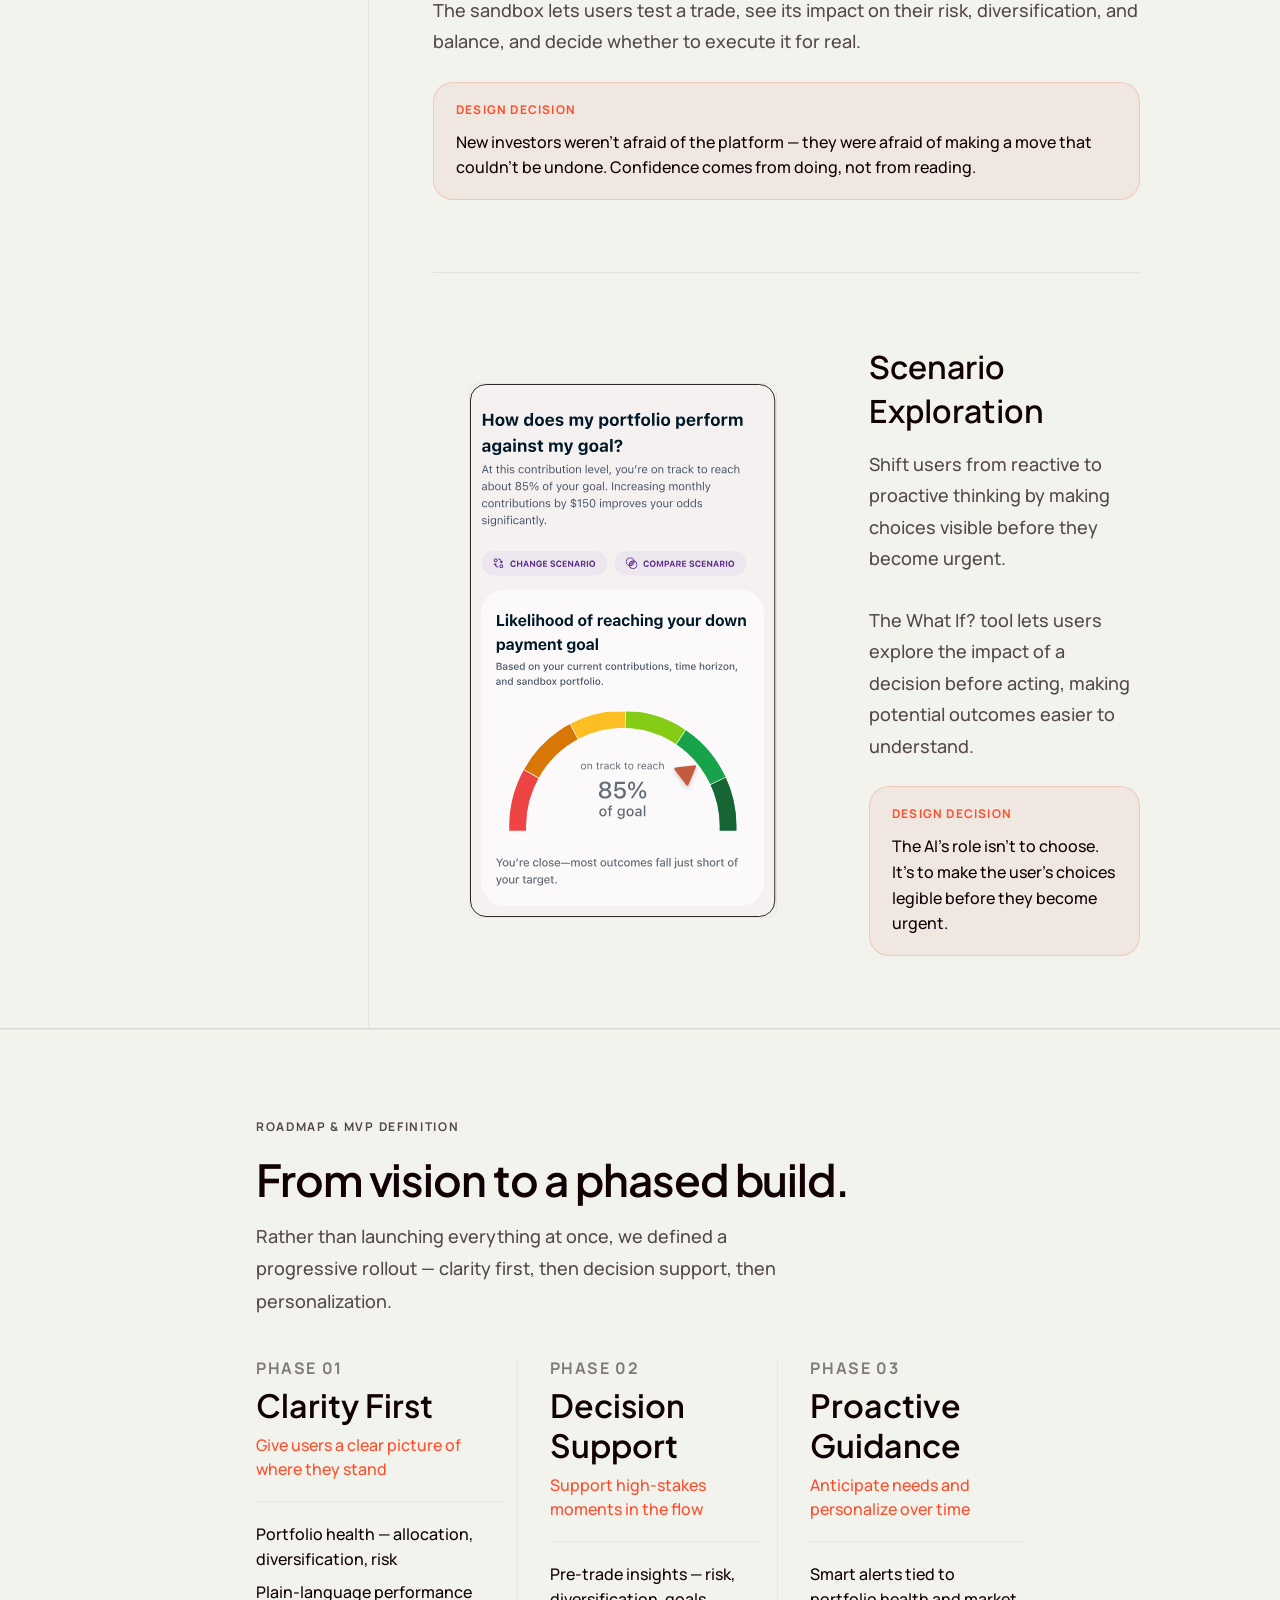
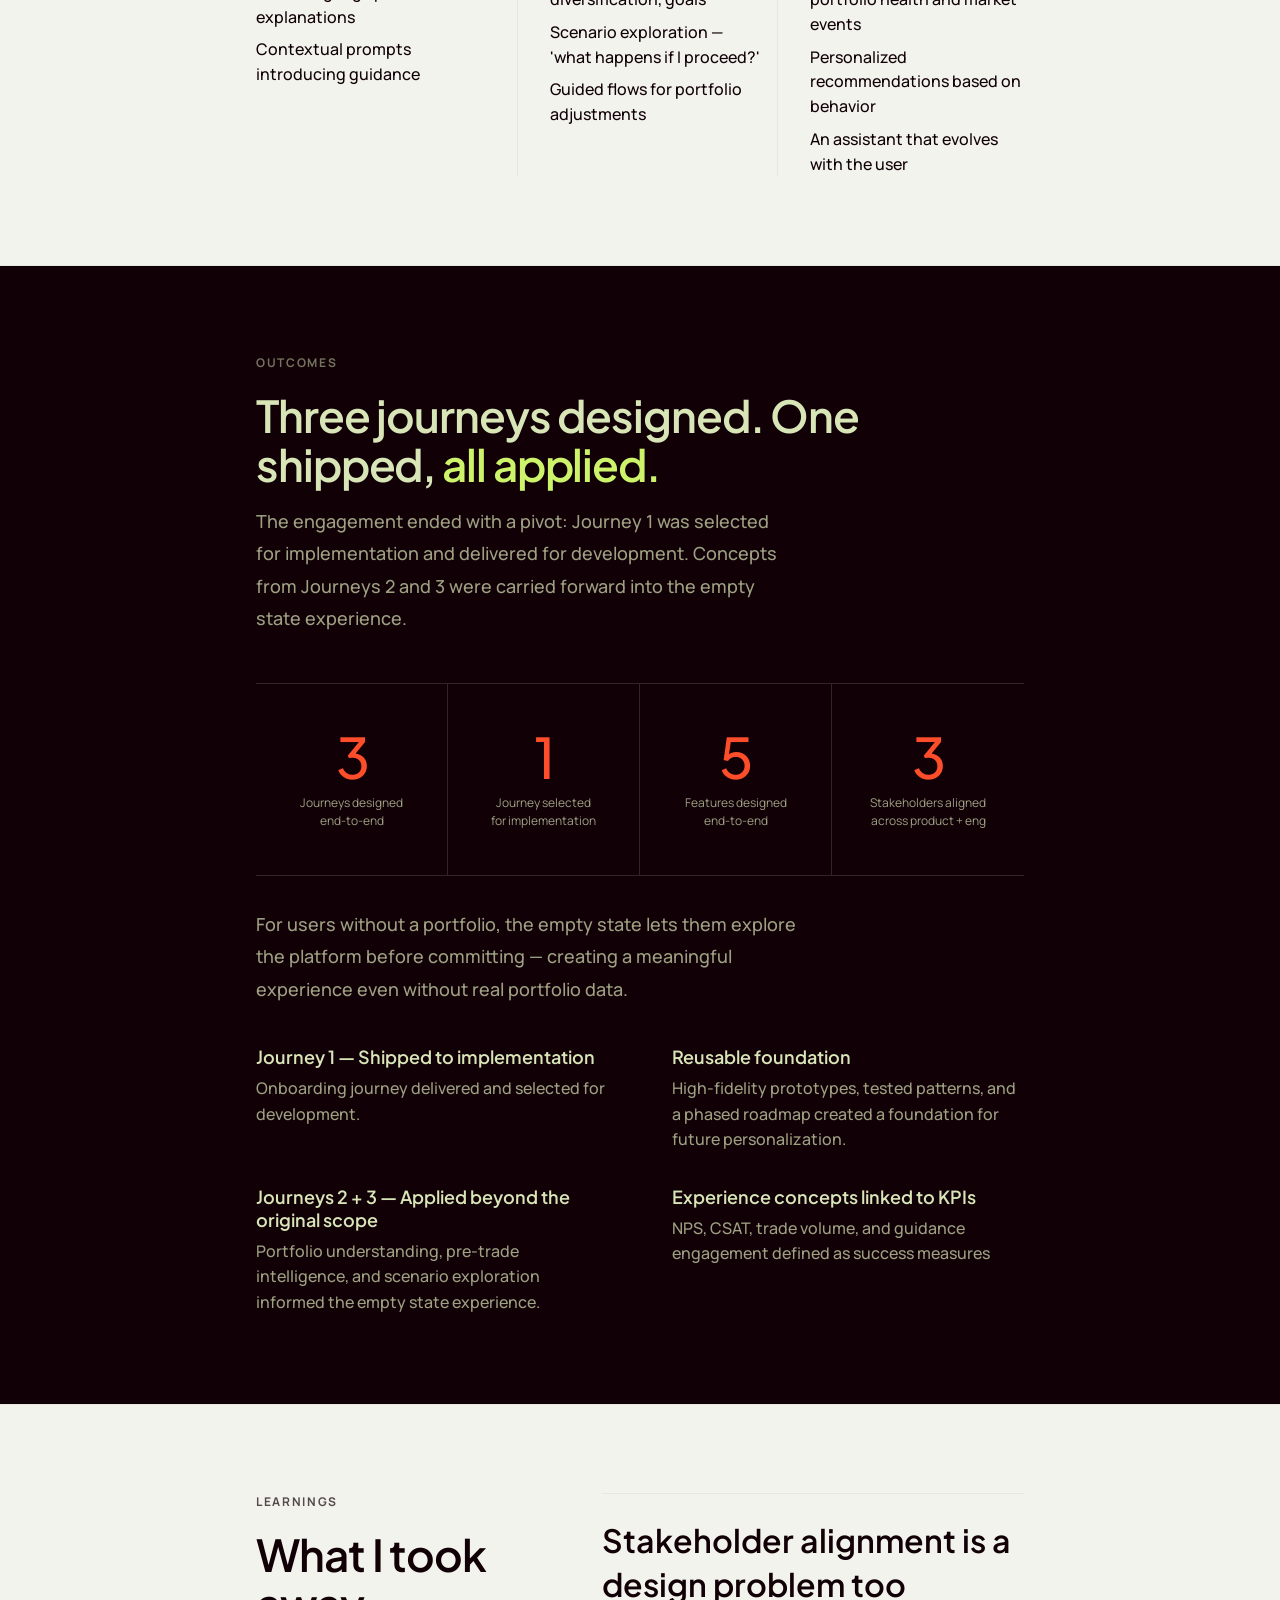
<file: case-study-1.html>
<!DOCTYPE html>
<html lang="en">
<head>
<meta charset="UTF-8">
<meta name="viewport" content="width=device-width, initial-scale=1.0">
<title>BMO InvestorLine — Case Study</title>
<link rel="preconnect" href="https://fonts.googleapis.com">
<link rel="preconnect" href="https://fonts.gstatic.com" crossorigin>
<link href="https://fonts.googleapis.com/css2?family=Bricolage+Grotesque:opsz,wght@6..144,200..800&family=Inter:wght@300;400;500&family=Plus+Jakarta+Sans:wght@400;500;600;700;800&display=swap" rel="stylesheet">
<link href="https://fonts.googleapis.com/css2?family=Material+Symbols+Rounded" rel="stylesheet" />
<link rel="stylesheet" href="css/styles.css?v=113">
<link rel="icon" type="image/png" href="./assets/images/favicon-cara.png">
</head>
<body class="cs1-page nav-dark">

<!-- TOP NAV -->
  <nav class="top-nav" id="top-nav">
    <div class="top-nav-inner">
      <a href="index.html" class="top-nav-logo">Daniela<span class="logo-dot">.</span></a>
      <div class="top-nav-links">
        <a href="case-study-1.html" class="top-nav-link" data-i18n="nav_link_cs1">01 — Investing</a>
        <a href="case-study-2.html" class="top-nav-link" data-i18n="nav_link_cs2">02 — Support</a>
        <a href="case-study-3.html" class="top-nav-link" data-i18n="nav_link_cs3">03 — Hospitality</a>
      </div>
      <div class="top-nav-right">
        <div class="top-nav-lang">
          <button class="lang-btn active" data-lang="en">EN</button>
          <span class="lang-divider">/</span>
          <button class="lang-btn" data-lang="es">ES</button>
        </div>
        <a href="https://www.linkedin.com/in/kelly-daniela-sanchez-rojas/" target="_blank" rel="noopener noreferrer" class="top-nav-social" aria-label="LinkedIn"><svg width="16" height="16" viewBox="0 0 18 18" fill="currentColor" xmlns="http://www.w3.org/2000/svg"><path d="M12.7489 5.41502C12.762 5.41471 12.7753 5.41452 12.7885 5.41445C13.6878 5.40824 14.734 5.60658 15.3933 6.21566C16.4785 7.21803 16.4988 8.86753 16.499 10.2008L16.499 11.3589L16.4999 14.9966C16.1142 15.0032 15.7105 14.9978 15.3237 14.9979L13.3898 14.9969L13.3907 12.1875L13.3908 10.8328C13.3907 9.88297 13.5256 8.29415 12.2365 8.01951C11.8722 7.94188 11.3872 7.96853 11.0373 8.08263C10.5867 8.22954 10.3478 8.49118 10.1529 8.88538C9.90997 9.40428 9.91605 10.0696 9.91597 10.6257V11.656L9.91605 14.9976L6.80811 14.9972L6.80869 5.64521L9.79106 5.64551C9.79072 6.07145 9.78222 6.52309 9.79389 6.94649C9.8773 6.87043 9.93672 6.76557 10.0012 6.67346C10.0671 6.57816 10.1418 6.48848 10.2245 6.40545C10.9198 5.71326 11.7566 5.44532 12.7489 5.41502Z"/><path d="M1.75029 5.64502L4.85795 5.6456L4.85834 14.9972C4.5136 15.002 4.15535 14.9979 3.80955 14.998L1.74951 14.9977L1.75029 5.64502Z"/><path d="M3.23675 1.00107C4.23066 0.968271 5.06468 1.69548 5.09932 2.62507C5.13396 3.55466 4.35608 4.33439 3.36215 4.36639C2.36881 4.39837 1.53573 3.67137 1.50111 2.74234C1.4665 1.81332 2.24345 1.03384 3.23675 1.00107Z"/></svg></a>
        <a href="mailto:daniela.sanchez.rojas.4@gmail.com" class="top-nav-social" aria-label="Email"><svg width="16" height="16" viewBox="0 0 18 18" fill="currentColor" xmlns="http://www.w3.org/2000/svg"><path d="M3 15C2.5875 15 2.23125 14.8563 1.93125 14.5688C1.64375 14.2688 1.5 13.9125 1.5 13.5V4.5C1.5 4.0875 1.64375 3.7375 1.93125 3.45C2.23125 3.15 2.5875 3 3 3H15C15.4125 3 15.7625 3.15 16.05 3.45C16.35 3.7375 16.5 4.0875 16.5 4.5V13.5C16.5 13.9125 16.35 14.2688 16.05 14.5688C15.7625 14.8563 15.4125 15 15 15H3ZM9 9.75L15 6V4.5L9 8.25L3 4.5V6L9 9.75Z"/></svg></a>
      </div>
    </div>
  </nav>

  <button class="hamburger" id="hamburger" aria-label="Open menu">
    <span></span><span></span>
  </button>
  <div class="mobile-overlay" id="mobile-overlay"></div>
  <nav class="mobile-menu" id="mobile-menu">
    <div class="mobile-menu-header">
      <span class="mobile-menu-label" data-i18n="mobile_menu_label">Case Studies</span>
    </div>
    <div class="mobile-cs-list">
      <a href="case-study-1.html" class="mobile-cs-item">
        <div class="mobile-cs-item-text">
          <h3 class="mobile-cs-title" data-i18n-html="cs1_title_html">Reframing Self-Directed Investing <span class="hero-accent">Through AI</span></h3>
          <p class="mobile-cs-tags">
            <span class="tag-role">Fintech</span>
            <span class="tag-role">B2C</span>
            <span class="tag-role">AI-Powered</span>
          </p>
        </div>
        <img src="assets/images/arrow.svg" alt="" class="mobile-cs-arrow">
      </a>
      <a href="case-study-2.html" class="mobile-cs-item">
        <div class="mobile-cs-item-text">
          <h3 class="mobile-cs-title" data-i18n-html="cs2_title_html"><span class="hero-accent">Redesigning an Internal Support Tool</span> — and Discovering a Product Worth Selling</h3>
          <p class="mobile-cs-tags">
            <span class="tag-role">Fintech</span>
            <span class="tag-role">B2B</span>
            <span class="tag-role">Design System</span>
          </p>
        </div>
        <img src="assets/images/arrow.svg" alt="" class="mobile-cs-arrow">
      </a>
      <a href="case-study-3.html" class="mobile-cs-item">
        <div class="mobile-cs-item-text">
          <h3 class="mobile-cs-title" data-i18n-html="cs3_title_html"><span class="hero-accent">Optimizing Restaurant Operations</span> with a Reservation Management System</h3>
          <p class="mobile-cs-tags">
            <span class="tag-role">Hospitality</span>
            <span class="tag-role">SaaS</span>
            <span class="tag-role">B2B</span>
            <span class="tag-role">Design System</span>
          </p>
        </div>
        <img src="assets/images/arrow.svg" alt="" class="mobile-cs-arrow">
      </a>
    </div>
  </nav>

<div class="page-wrapper">
<main class="main-content">

<!-- ══════════ HERO ══════════ -->
<div class="hero-band cs1">
<div class="page">
<div class="hero">
  <div class="case-study-tags">
    <span class="tag-role">Fintech</span>
    <span class="tag-role">B2C</span>
    <span class="tag-role">AI-Powered</span>
  </div>

  <h1 class="hero-title" data-i18n-html="cs1_hero_title">
    Reframing Self-Directed Investing<br>
    <span class="blue">Through AI</span>
  </h1>

  <p class="hero-desc" data-i18n="cs1_hero_desc1">
    BMO InvestorLine gives investors full control — no advisor required. But control without guidance creates friction at the moments that matter most. Over 7 months, I owned Journey 2 (Portfolio Understanding) end-to-end — discovery synthesis, flows, and high-fidelity prototypes — collaborating across all three journeys to keep the experience aligned.
  </p>
  <p class="hero-desc" style="margin-top:16px;" data-i18n="cs1_hero_desc2">
    Work was divided by journey: UX Designer → Onboarding (J1) · me → Portfolio Understanding (J2) · Lead Designer → Trade (J3). Key J2 concepts were also applied to the empty state — designed for pre-account users to explore the platform before committing.
  </p>

  <div class="meta-strip">
    <div class="meta-col">
      <div class="mk" data-i18n="cs1_meta_role_label">Role</div>
      <div class="mv" data-i18n-html="cs1_meta_role_val">UX Designer<br>Journey 2 — end-to-end</div>
    </div>
    <div class="meta-col">
      <div class="mk" data-i18n="cs1_meta_duration_label">Duration</div>
      <div class="mv" data-i18n-html="cs1_meta_duration_val">7 months<br>Sep 2025 – Apr 2026</div>
    </div>
    <div class="meta-col">
      <div class="mk" data-i18n="cs1_meta_team_label">Team</div>
      <div class="mv" data-i18n-html="cs1_meta_team_val">Lead Designer · UX Designer<br>· me (UX Designer)</div>
    </div>
    <div class="meta-col">
      <div class="mk" data-i18n="cs1_meta_deliverables_label">Deliverables</div>
      <div class="mv" data-i18n-html="cs1_meta_deliverables_val">Discovery · Flows<br>Prototypes · Handoff</div>
    </div>
  </div>
</div>
</div>
</div>

<div class="cs-shot-frame">
  <div class="cs-shot-mat">
    <img src="assets/images/case1-dashboard.svg" class="cs-shot" alt="BMO InvestorLine — Home">
  </div>
</div>


<!-- ══════════ 01 CHALLENGE ══════════ -->
<div class="divider"></div>
<div class="page">
<div class="s">
  <div class="slabel" data-i18n="cs1_ch_label">The Challenge</div>
  <div style="display:grid;grid-template-columns:2fr 3fr;gap:64px;align-items:start;">
    <div>
      <h2 class="sh" style="max-width:none;" data-i18n-html="cs1_ch_h2">The real problem wasn't friction. It was <span class="blue">fear.</span></h2>
      <p class="ssub" style="max-width:none;margin-bottom:0;" data-i18n="cs1_ch_subtitle">Users didn't trust the platform enough to act alone. They struggled to find features, understand information, and make financial decisions without human help.</p>
    </div>
    <div>
      <div class="pain-list" style="margin-top:0;">
        <div class="pain-item"><span class="pn">01</span><span class="pt" data-i18n="cs1_challenge_new_li1">Portfolio data was fragmented — users couldn't see the full picture</span></div>
        <div class="pain-item"><span class="pn">02</span><span class="pt" data-i18n="cs1_challenge_new_li2">Trades lacked clarity on risk, diversification, and tax impact</span></div>
        <div class="pain-item"><span class="pn">03</span><span class="pt" data-i18n="cs1_challenge_new_li3">Users who completed onboarding didn't know what to do next — the platform handed them control without a map</span></div>
        <div class="pain-item"><span class="pn">04</span><span class="pt" data-i18n="cs1_challenge_new_li4">Educational content existed but was disconnected from real decision moments</span></div>
        <div class="pain-item"><span class="pn">05</span><span class="pt" data-i18n="cs1_challenge_new_li5">Users couldn't tell which insights were actually relevant to their situation</span></div>
        <div class="pain-item"><span class="pn">06</span><span class="pt" data-i18n="cs1_challenge_new_li6">The accumulated friction eroded confidence in trading and portfolio management overall</span></div>
      </div>
      <p style="font-size:13px;color:var(--muted);line-height:1.7;margin-top:24px;" data-i18n="cs1_challenge_p1">Discovery ran two tracks: workshops with stakeholders, and existing research the client shared — interviews with 5 advisors who reported what users told them every time they called for help.</p>
    </div>
  </div>
  <div class="dd" style="margin-top:32px;">
    <div class="dd-tag" style="color:#CCF36A;" data-i18n="cs1_existing_tag">The Existing Experience</div>
    <p class="dd-body" data-i18n="cs1_existing_p1">The existing "advice" panel flagged threshold breaches with no user context:</p>
    <p class="dd-body" style="font-style:italic;margin-top:12px;" data-i18n="cs1_existing_quote">"You have investments with low ratings. Sell investments with a rating of 49 or less."</p>
    <p class="dd-body" style="margin-top:12px;" data-i18n="cs1_existing_p2">Same alert for every user regardless of goals, timeline, or risk profile. Rules, not reasons.</p>
  </div>
</div>
</div>

<!-- Pull quote -->
<div class="pull-wrap">
  <div class="pull-inner">
    <div class="pull-bar"></div>
    <p class="pull-text" data-i18n-html="cs1_pull_quote">How might we guide investors <span>while preserving their autonomy?</span></p>
  </div>
</div>

<!-- ══════════ 02 OPPORTUNITY ══════════ -->
<div class="bg">
<div class="page">
<div class="s">
  <div class="slabel" data-i18n="cs1_opportunity_title">Framing the Opportunity</div>
  <h2 class="sh" data-i18n-html="cs1_opp_h2">Users don't want automation. They want <span class="blue">confidence.</span></h2>
  <p class="ssub" data-i18n="cs1_opp_sub">We reframed the platform as a guidance system, focused on three principles:</p>

  <div class="grid3">
    <div class="card fc"><span class="fc-n">01</span><div class="fc-title" data-i18n="cs1_opp_card1_title">Surface the right insight at the right moment</div><div class="fc-body" data-i18n="cs1_opp_card1_body">Contextual guidance woven into the workflow — not buried in a help section</div></div>
    <div class="card fc"><span class="fc-n">02</span><div class="fc-title" data-i18n="cs1_opp_card2_title">Make consequences visible before users commit</div><div class="fc-body" data-i18n="cs1_opp_card2_body">Show the impact of a decision before they click confirm — not after</div></div>
    <div class="card fc"><span class="fc-n">03</span><div class="fc-title" data-i18n="cs1_opp_card3_title">Guide without dictating</div><div class="fc-body" data-i18n="cs1_opp_card3_body">Preserve full user autonomy at every step — the system informs, the user decides</div></div>
  </div>

  <div class="dd" style="margin-top:32px;">
    <div class="dd-tag" data-i18n="cs1_ciro_tag">CIRO Constraint</div>
    <p class="dd-body" data-i18n="cs1_ciro_body">As a self-directed platform, BMO couldn't make recommendations under CIRO rules. The challenge: surface enough context for a confident decision without ever tipping into advice. Every screen had to guide, never instruct.</p>
  </div>
</div>
</div>
</div>

<!-- ══════════ 03 APPROACH ══════════ -->
<div class="divider"></div>
<div class="page">
<div class="s">
  <div class="slabel" data-i18n="cs1_appr_label">Approach</div>
  <h2 class="sh" data-i18n-html="cs1_appr_h2">Stakeholder alignment was the <span class="blue">hardest part.</span></h2>
  <p class="ssub" data-i18n="cs1_appr_sub">7 months combining research, product definition, and rapid experience design across three journeys.</p>

  <div class="approach-grid">
    <img src="assets/images/case1-stickynotes.png" style="border-radius:8px;width:100%;object-fit:cover;object-position:top;" alt="BMO InvestorLine — sticky notes discovery">
    <div>
      <div style="display:grid;grid-template-columns:1fr 1fr;gap:16px;margin-bottom:32px;">
        <div class="card">
          <div style="font-weight:700;letter-spacing:.1em;text-transform:uppercase;color:var(--blue);margin-bottom:10px;" data-i18n="cs1_approach_insight_title">Key Insight</div>
          <p style="color:var(--ink);line-height:1.65;" data-i18n-html="cs1_appr_dark_body"><strong>Context-Aware Advice:</strong> The existing "advice" was just threshold monitoring, with no awareness of the user or their goals.</p>
        </div>
        <div class="card">
          <div style="font-weight:700;letter-spacing:.1em;text-transform:uppercase;color:var(--blue);margin-bottom:10px;" data-i18n="cs1_appr_foundation_title">Design Foundation</div>
          <p style="color:var(--ink);line-height:1.65;" data-i18n-html="cs1_appr_foundation_body"><strong>Human-Centered Pivot:</strong> From monitoring thresholds to understanding the person, creating trust through customized insights.</p>
        </div>
      </div>
      <div class="steps">
        <div class="step"><div><div class="sn" data-i18n="cs1_approach_step1_name">2-week discovery sprint</div><div class="sd" data-i18n="cs1_approach_step1_desc">Workshops + 5 advisor interviews shared by client, reporting user fear and platform distrust</div></div></div>
        <div class="step"><div><div class="sn" data-i18n="cs1_approach_step2_name">Journey mapping × 3</div><div class="sd" data-i18n="cs1_approach_step2_desc">Onboarding, portfolio understanding, trade — found highest-friction decision moments</div></div></div>
        <div class="step"><div><div class="sn" data-i18n="cs1_approach_step3_name">Rapid concept exploration</div><div class="sd" data-i18n="cs1_approach_step3_desc">Ideas on paper before committing to pixels — fast iteration across teams</div></div></div>
        <div class="step"><div><div class="sn" data-i18n="cs1_approach_step4_name">Usability testing</div><div class="sd" data-i18n="cs1_approach_step4_desc">Validated design direction before going high-fidelity</div></div></div>
        <div class="step"><div><div class="sn" data-i18n="cs1_approach_step5_name">3 experience principles</div><div class="sd" data-i18n="cs1_approach_step5_desc">Kept design decisions consistent across all three journeys</div></div></div>
      </div>
    </div>
  </div>


</div>
</div>

<!-- ══════════ TENSIONS ══════════ -->
<div class="divider"></div>
<div class="dark-wrap">
<div class="page">
<div class="s" style="display:flex;flex-direction:column;align-items:center;text-align:center;gap:80px;">
  <div style="font-size:10px;font-weight:700;letter-spacing:.14em;text-transform:uppercase;color:var(--alt-cream-50);" data-i18n="cs1_approach_trust_title">Designing for trust — 4 tensions every screen had to navigate</div>
  <div data-reveal data-reveal-delay="0" style="max-width:700px;">
    <div style="font-size:var(--fs-h3);font-weight:600;color:#CCF36A;margin-bottom:12px;" data-i18n="cs1_approach_trust_t1_title">Trust vs. Automation</div>
    <p style="font-size:18px;color:var(--alt-cream-70);" data-i18n="cs1_approach_trust_t1_body">Users needed to feel supported, not overridden. Every AI insight had to preserve their sense of control.</p>
  </div>
  <div data-reveal data-reveal-delay="100" style="max-width:700px;">
    <div style="font-size:var(--fs-h3);font-weight:600;color:#CCF36A;margin-bottom:12px;" data-i18n="cs1_approach_trust_t2_title">Simplicity vs. Accuracy</div>
    <p style="font-size:18px;color:var(--alt-cream-70);" data-i18n="cs1_approach_trust_t2_body">Financial data is complex. We simplified explanations without losing meaning.</p>
  </div>
  <div data-reveal data-reveal-delay="200" style="max-width:700px;">
    <div style="font-size:var(--fs-h3);font-weight:600;color:#CCF36A;margin-bottom:12px;" data-i18n="cs1_approach_trust_t3_title">Timing of Intervention</div>
    <p style="font-size:18px;color:var(--alt-cream-70);" data-i18n="cs1_approach_trust_t3_body">Guidance needed to appear at moments of uncertainty, not constantly — or it would feel intrusive, not helpful.</p>
  </div>
  <div data-reveal data-reveal-delay="300" style="max-width:700px;">
    <div style="font-size:var(--fs-h3);font-weight:600;color:#CCF36A;margin-bottom:12px;" data-i18n="cs1_approach_trust_t4_title">Explainability</div>
    <p style="font-size:18px;color:var(--alt-cream-70);" data-i18n="cs1_approach_trust_t4_body">Every AI-generated insight had to be transparent and grounded in data. Black-box answers break trust in a financial context.</p>
  </div>
</div>
</div>
</div>

<!-- ══════════ 04 USERS ══════════ -->
<div class="divider"></div>
<div class="bg">
<div class="page">
<div class="s">
  <div class="slabel" data-i18n="cs1_users_label">Users</div>
  <h2 class="sh" data-i18n-html="cs1_users_h2">Two profiles. <span class="blue">One shared need.</span></h2>
  <p class="ssub" data-i18n="cs1_users_subtitle">BMO defined two audiences. I mapped their shared needs and the tensions between them — they drove every design decision.</p>

  <div style="display:grid;grid-template-columns:1fr 1fr 1.1fr;gap:32px;margin-top:40px;align-items:start;">
    <div>
      <div class="p-type" data-i18n="cs1_u1_type">Profile 01</div>
      <div class="p-name" data-i18n="cs1_user1_name">Experienced wealth investors</div>
      <div class="p-sub" data-i18n="cs1_user1_li1">Managing significant household assets</div>
      <p style="margin-top:24px;" data-i18n-html="cs1_u1_need"><strong>Need:</strong> Control, visibility, and fast access to insights.</p>
      <p style="margin-top:12px;" data-i18n-html="cs1_u1_avoid"><strong>Avoid:</strong> Redundant or overly prescriptive guidance.</p>
    </div>
    <div style="border-left:1px solid var(--border);padding-left:64px;">
      <div class="p-type" data-i18n="cs1_u2_type">Profile 02</div>
      <div class="p-name" data-i18n="cs1_user2_name">Next-gen digital investors</div>
      <div class="p-sub" data-i18n="cs1_user2_li1">Building or inheriting their wealth</div>
      <p style="margin-top:24px;" data-i18n-html="cs1_u2_need"><strong>Need:</strong> Intuitive guidance and confidence to act independently.</p>
      <p style="margin-top:12px;" data-i18n-html="cs1_u2_avoid"><strong>Avoid:</strong> Unclear decisions and buried guidance.</p>
    </div>
    <div style="background:var(--black);border-radius:16px;padding:28px;">
      <div style="font-size:11px;font-weight:700;letter-spacing:.1em;text-transform:uppercase;color:#CCF36A;margin-bottom:16px;" data-i18n="cs1_shared_label">Shared need</div>
      <p style="font-size:22px;font-weight:500;color:var(--alt-cream);line-height:1.4;" data-i18n="cs1_shared_quote">"Help me understand my portfolio, know what to do next, and feel confident acting on my own."</p>
    </div>
  </div>
</div>
</div>
</div>

<!-- ══════════ USER JOURNEY ══════════ -->
<div class="divider"></div>
<div class="page">
<div class="s">
  <div class="slabel" data-i18n="cs1_journey_label">User Journey</div>
  <h2 class="sh" style="margin-bottom:40px;" data-i18n="cs1_journey_h2">From anxiety to confidence — by design.</h2>

  <div class="journey">
    <div class="js"><div class="je"><span class="material-symbols-rounded">sentiment_very_dissatisfied</span></div><div class="jst" data-i18n="cs1_j1_stage">Arriving</div><div class="jl" data-i18n="cs1_j1_label">Lost in data</div><div class="jq" data-i18n="cs1_j1_quote">"I see the numbers but not what they mean."</div></div>
    <div class="js"><div class="je"><span class="material-symbols-rounded">sentiment_dissatisfied</span></div><div class="jst" data-i18n="cs1_j2_stage">Exploring</div><div class="jl" data-i18n="cs1_j2_label">Searching</div><div class="jq" data-i18n="cs1_j2_quote">"I found an insight but I'm not sure it applies to me."</div></div>
    <div class="js"><div class="je"><span class="material-symbols-rounded">sentiment_neutral</span></div><div class="jst" data-i18n="cs1_j3_stage">Deciding</div><div class="jl" data-i18n="cs1_j3_label">High stakes</div><div class="jq" data-i18n="cs1_j3_quote">"I want to trade but don't know what happens if I do."</div></div>
    <div class="js"><div class="je"><span class="material-symbols-rounded">sentiment_satisfied</span></div><div class="jst" data-i18n="cs1_j4_stage">Understanding</div><div class="jl" data-i18n="cs1_j4_label">Clarity</div><div class="jq" data-i18n="cs1_j4_quote">"I can see exactly what this does to my portfolio."</div></div>
    <div class="js"><div class="je"><span class="material-symbols-rounded">sentiment_very_satisfied</span></div><div class="jst" data-i18n="cs1_j5_stage">Confident</div><div class="jl" data-i18n="cs1_j5_label">In control</div><div class="jq" data-i18n="cs1_j5_quote">"I made the decision myself — and I knew why."</div></div>
  </div>
</div>
</div>

<!-- ══════════ 05 SOLUTION ══════════ -->
<div class="divider"></div>
<div class="cs-solution-wrapper">

  <!-- Section header -->
  <div class="cs-solution-header">
    <div class="cs-solution-header-left">
      <span class="slabel" data-i18n="cs1_solution_label">The Solution</span>
      <h2 class="sh" style="margin-bottom:0;" data-i18n-html="cs1_sol_h2">Not a chatbot. A guidance layer woven into the <span class="blue">moments that matter.</span></h2>
    </div>
  </div>

  <!-- User journey map — full-width header visual -->
  <div style="padding:0 40px 40px;">
    <img src="assets/images/case1-userj.svg" style="border-radius:8px;width:100%;object-fit:cover;object-position:top;" alt="BMO InvestorLine — user journey map">
  </div>

  <!-- Body: sticky sidebar + scrollable features -->
  <div class="cs-solution-body">

    <!-- Sticky sidebar nav -->
    <div class="cs-solution-sidebar">
      <span class="cs-solution-sidebar-label">Features</span>
      <nav class="cs-solution-nav">
        <a class="cs-sol-link active" href="#cs1-f1" data-target="cs1-f1">
          <span class="cs-sol-link-num">01</span>
          <span class="cs-sol-link-text">Portfolio Understanding</span>
        </a>
        <a class="cs-sol-link" href="#cs1-f2" data-target="cs1-f2">
          <span class="cs-sol-link-num">02</span>
          <span class="cs-sol-link-text">Embedded assistance</span>
        </a>
        <a class="cs-sol-link" href="#cs1-f3" data-target="cs1-f3">
          <span class="cs-sol-link-num">03</span>
          <span class="cs-sol-link-text">Impact preview</span>
        </a>
        <a class="cs-sol-link" href="#cs1-f4" data-target="cs1-f4">
          <span class="cs-sol-link-num">04</span>
          <span class="cs-sol-link-text">Learn by Doing</span>
        </a>
        <a class="cs-sol-link" href="#cs1-f5" data-target="cs1-f5">
          <span class="cs-sol-link-num">05</span>
          <span class="cs-sol-link-text">Scenario Exploration</span>
        </a>
      </nav>
    </div>

    <!-- Scrollable features -->
    <div class="cs-solution-features">

      <!-- ── Feature 01 ── -->
      <div class="cs-sol-feature" id="cs1-f1">
        <div class="cs-sol-feature-inner">
          <div class="cs-sol-feature-text">
            <div class="feat-title" data-i18n="cs1_feature0_title">Portfolio Understanding</div>
            <p class="ssub" style="margin-top:12px;color:#FD4D2B;" data-i18n="cs1_feature0_goal">From raw data to actionable feedback.</p>
            <p data-i18n-html="cs1_feature0_p1">Users struggled to understand <strong style="color:var(--black);">why their portfolio moved</strong>, not just what changed. We introduced AI-generated explanations that turn portfolio data into clear, contextual insights.</p>
            <p data-i18n-html="cs1_feature0_p2">We extended this to benchmarking, helping users compare their portfolio with a BMO model matched to their risk profile — <strong style="color:var(--black);">without telling them what to do.</strong></p>
            <div class="cs-sol-why">
              <h4 data-i18n="dd_tag">Design decision</h4>
              <p data-i18n="cs1_f1_dd">The shift: from flagging threshold breaches to connecting portfolio health to the user's actual goals. A narrative before a decision is more valuable than more data.</p>
            </div>
          </div>
        </div>
        <!-- Before / After — full width inside this feature -->
        <div style="margin-top:40px;padding-top:32px;border-top:1px solid var(--border);">
          <div style="display:grid;grid-template-columns:1fr 1fr;gap:20px;align-items:start;">
            <div style="background:rgba(185,28,28,0.05);border-radius:24px;padding:40px 32px;text-align:center;">
              <div style="font-size:14px;font-weight:700;color:#B91C1C;margin-bottom:12px;" data-i18n="cs1_before_label">Before: The advice panel</div>
              <p style="font-size:13px;color:var(--muted);line-height:1.7;margin:0 auto 24px;max-width:340px;" data-i18n="cs1_ba_before_p">Static thresholds flagged allocation issues without considering the user's context. The advice panel could identify a problem, but not explain what it meant for the user.</p>
              <img src="assets/images/case1-before.svg" style="width:100%;display:block;" alt="Before: Asset Allocation advice panel">
            </div>
            <div style="background:rgba(21,128,61,0.05);border-radius:24px;padding:40px 32px;text-align:center;">
              <div style="font-size:14px;font-weight:700;color:#15803D;margin-bottom:12px;" data-i18n="cs1_ba_after_title">After: Goal-linked guidance</div>
              <p style="font-size:13px;color:var(--muted);line-height:1.7;margin:0 auto 16px;max-width:340px;" data-i18n="cs1_ba_after_p">Portfolio health now connects gaps to the user's goals, timeline, and risk profile, providing context before action.</p>
              <p style="font-size:13px;color:#15803D;line-height:1.7;margin:0 auto 24px;max-width:340px;" data-i18n="cs1_ba_shift_text">The shift: From flagging problems to helping users understand what they mean.</p>
              <img src="assets/images/case1-after.svg" style="width:100%;display:block;" alt="After: Portfolio Health redesign">
            </div>
          </div>
        </div>
      </div>

      <!-- ── Feature 02 ── -->
      <div class="cs-sol-feature" id="cs1-f2">
        <div class="cs-sol-feature-inner cs-sol-feature-inner--reverse">
          <div class="cs-sol-feature-text">
            <div class="feat-n">02</div>
            <div class="feat-title" data-i18n="cs1_feature5_title">Embedded assistance</div>
            <p class="ssub" style="margin-top:12px;color:#FD4D2B;" data-i18n="cs1_f2_goal">AI shouldn't be a destination. It should be part of the experience.</p>
            <p data-i18n="cs1_f2_p1">Users ignored the dedicated AI hub. They expected help where decisions happened.</p>
            <p data-i18n="cs1_f2_p2">We moved AI inline, making guidance contextual, transparent, and available at the moment it mattered.</p>
          </div>
          <div class="cs-sol-feature-image">
            <img src="assets/images/case1-prompts.svg" alt="Embedded AI Assistant — inline guidance">
          </div>
        </div>
        <div class="cs-sol-why">
          <h4 data-i18n="dd_tag">Design decision</h4>
          <p data-i18n="cs1_f2_dd">In testing, users ignored the dedicated AI hub. Guidance needs to live where decisions happen — not in a separate screen.</p>
        </div>
      </div>

      <!-- ── Feature 03 ── -->
      <div class="cs-sol-feature" id="cs1-f3">
        <div class="cs-sol-feature-inner">
          <div class="cs-sol-feature-text">
            <div class="feat-n">03</div>
            <div class="feat-title" data-i18n="cs1_feature3_title">Impact preview</div>
            <p class="ssub" style="margin-top:12px;color:#FD4D2B;" data-i18n="cs1_f3_goal">Help users act with confidence by making the impact visible before taking action.</p>
            <p data-i18n="cs1_feature3_p1">Before committing to a trade, users can see how it could affect their portfolio, risk, and goals — and ask questions in context.</p>
          </div>
          <div class="cs-sol-feature-image">
            <img src="assets/images/case1-impact.svg" alt="Pre-Trade Intelligence — contextual insight before executing" style="border:1px solid var(--border);">
          </div>
        </div>
      </div>

      <!-- ── Feature 04 ── -->
      <div class="cs-sol-feature" id="cs1-f4">
        <div class="cs-sol-feature-inner cs-sol-feature-inner--reverse">
          <div class="cs-sol-feature-text">
            <div class="feat-n">04</div>
            <div class="feat-title" data-i18n="cs1_feature1_title">Learn by Doing</div>
            <p class="ssub" style="margin-top:12px;color:#FD4D2B;" data-i18n="cs1_f4_goal">Build confidence through action, not instruction</p>
            <p data-i18n="cs1_f4_p1">New investors weren't afraid of the platform, they were afraid of making the wrong move.</p>
            <p data-i18n="cs1_feature1_p2">The sandbox lets users test a trade, see its impact on their risk, diversification, and balance, and decide whether to execute it for real.</p>
            <div class="cs-sol-why">
              <h4 data-i18n="dd_tag">Design decision</h4>
              <p data-i18n="cs1_f4_dd">New investors weren't afraid of the platform — they were afraid of making a move that couldn't be undone. Confidence comes from doing, not from reading.</p>
            </div>
          </div>
          <div class="cs-sol-feature-image">
            <img src="assets/images/case1-marketplace.svg" alt="Learn by Doing — sandbox trade simulation" style="border:1px solid var(--border);">
          </div>
        </div>
      </div>

      <!-- ── Feature 05 ── -->
      <div class="cs-sol-feature" id="cs1-f5">
        <div class="cs-sol-feature-inner cs-sol-feature-inner--reverse">
          <div class="cs-sol-feature-text">
            <div class="feat-n">05</div>
            <div class="feat-title" data-i18n="cs1_feature2_title">Scenario Exploration</div>
            <p class="ssub" style="margin-top:12px;" data-i18n="cs1_f5_goal">Shift users from reactive to proactive thinking by making choices visible before they become urgent.</p>
            <p data-i18n="cs1_feature2_p1">The What If? tool lets users explore the impact of a decision before acting, making potential outcomes easier to understand.</p>
            <div class="cs-sol-why">
              <h4 data-i18n="dd_tag">Design decision</h4>
              <p data-i18n="cs1_f5_dd">The AI's role isn't to choose. It's to make the user's choices legible before they become urgent.</p>
            </div>
          </div>
          <div class="cs-sol-feature-image">
            <img src="assets/images/case1-portfolio.svg" alt="Scenario Exploration — What If tool" style="border:1px solid var(--border);">
          </div>
        </div>
      </div>

    </div><!-- /cs-solution-features -->
  </div><!-- /cs-solution-body -->
</div><!-- /cs-solution-wrapper -->

<!-- ══════════ 06 ROADMAP ══════════ -->
<div class="divider"></div>
<div class="page">
<div class="s">
  <div class="slabel" data-i18n="cs1_roadmap_label">Roadmap &amp; MVP Definition</div>
  <h2 class="sh" data-i18n="cs1_road_h2">From vision to a phased build.</h2>
  <p class="ssub" data-i18n="cs1_road_sub">Rather than launching everything at once, we defined a progressive rollout — clarity first, then decision support, then personalization.</p>

  <div class="phase-grid">
    <div class="card ph">
      <div class="ph-n" data-i18n="cs1_ph1_n">Phase 01</div>
      <div class="ph-title" data-i18n="cs1_ph1_title">Clarity First</div>
      <div class="ph-focus" data-i18n="cs1_ph1_focus">Give users a clear picture of where they stand</div>
      <div class="dlist">
        <div class="di" data-i18n="cs1_ph1_d1">Portfolio health — allocation, diversification, risk</div>
        <div class="di" data-i18n="cs1_ph1_d2">Plain-language performance explanations</div>
        <div class="di" data-i18n="cs1_ph1_d3">Contextual prompts introducing guidance</div>
      </div>
    </div>
    <div class="card ph">
      <div class="ph-n" data-i18n="cs1_ph2_n">Phase 02</div>
      <div class="ph-title" data-i18n="cs1_ph2_title">Decision Support</div>
      <div class="ph-focus" data-i18n="cs1_ph2_focus">Support high-stakes moments in the flow</div>
      <div class="dlist">
        <div class="di" data-i18n="cs1_ph2_d1">Pre-trade insights — risk, diversification, goals</div>
        <div class="di" data-i18n="cs1_ph2_d2">Scenario exploration — "what happens if I proceed?"</div>
        <div class="di" data-i18n="cs1_ph2_d3">Guided flows for portfolio adjustments</div>
      </div>
    </div>
    <div class="card ph">
      <div class="ph-n" data-i18n="cs1_ph3_n">Phase 03</div>
      <div class="ph-title" data-i18n="cs1_ph3_title">Proactive Guidance</div>
      <div class="ph-focus" data-i18n="cs1_ph3_focus">Anticipate needs and personalize over time</div>
      <div class="dlist">
        <div class="di" data-i18n="cs1_ph3_d1">Smart alerts tied to portfolio health and market events</div>
        <div class="di" data-i18n="cs1_ph3_d2">Personalized recommendations based on behavior</div>
        <div class="di" data-i18n="cs1_ph3_d3">An assistant that evolves with the user</div>
      </div>
    </div>
  </div>
</div>
</div>

<!-- ══════════ 07 OUTCOMES ══════════ -->
<div class="divider"></div>
<div class="bg">
<div class="page">
<div class="s">
  <div class="slabel" data-i18n="cs1_outcomes_label">Outcomes</div>
  <h2 class="sh" data-i18n-html="cs1_out_h2">Three journeys designed. One shipped, <span class="blue">all applied.</span></h2>
  <p class="ssub" data-i18n="cs1_out_sub">The engagement ended with a pivot: Journey 1 was selected for implementation and delivered for development. Concepts from Journeys 2 and 3 were carried forward into the empty state experience.</p>

  <div class="metrics">
    <div class="metric"><div class="m-n">3</div><div class="m-label" data-i18n-html="cs1_m1_label">Journeys designed<br>end-to-end</div></div>
    <div class="metric"><div class="m-n">1</div><div class="m-label" data-i18n-html="cs1_m2_label">Journey selected<br>for implementation</div></div>
    <div class="metric"><div class="m-n">5</div><div class="m-label" data-i18n-html="cs1_m3_label">Features designed<br>end-to-end</div></div>
    <div class="metric"><div class="m-n">3</div><div class="m-label" data-i18n-html="cs1_m4_label">Stakeholders aligned<br>across product + eng</div></div>
  </div>

  <p class="ssub" style="margin-top:32px;" data-i18n="cs1_out_empty_intro">For users without a portfolio, the empty state lets them explore the platform before committing — creating a meaningful experience even without real portfolio data.</p>

  <div class="out-summary-grid">
    <div>
      <div class="out-summary-title" data-i18n="cs1_out_new1_title">Journey 1 — Shipped to implementation</div>
      <p class="out-summary-body" data-i18n="cs1_out_new1_body">Onboarding journey delivered and selected for development.</p>
    </div>
    <div>
      <div class="out-summary-title" data-i18n="cs1_out_new3_title">Reusable foundation</div>
      <p class="out-summary-body" data-i18n="cs1_out_new3_body">High-fidelity prototypes, tested patterns, and a phased roadmap created a foundation for future personalization.</p>
    </div>
    <div>
      <div class="out-summary-title" data-i18n="cs1_out_new2_title">Journeys 2 + 3 — Applied beyond the original scope</div>
      <p class="out-summary-body" data-i18n="cs1_out_new2_body">Portfolio understanding, pre-trade intelligence, and scenario exploration informed the empty state experience.</p>
    </div>
    <div>
      <div class="out-summary-title" data-i18n="cs1_out_new4_title">Experience concepts linked to KPIs</div>
      <p class="out-summary-body" data-i18n="cs1_out_new4_body">NPS, CSAT, trade volume, and guidance engagement defined as success measures</p>
    </div>
  </div>
</div>
</div>
</div>

<!-- ══════════ LEARNINGS ══════════ -->
<div class="divider"></div>
<div class="page">
<div class="s">
  <div style="display:grid;grid-template-columns:2fr 3fr;gap:64px;align-items:start;">
    <div>
      <div class="slabel" data-i18n="cs1_learn_label">Learnings</div>
      <h2 class="sh" style="margin-bottom:0;" data-i18n="cs1_learn_h2">What I took away.</h2>
    </div>
    <div class="tk-grid">
      <div class="card tk"><div class="tk-title" data-i18n="cs1_takeaways_title2">Stakeholder alignment is a design problem too</div><div class="tk-body" data-i18n="cs1_takeaways_p2">Prototypes weren't just deliverables — they were the main tool for getting everyone on the same page.</div></div>
      <div class="card tk"><div class="tk-title" data-i18n="cs1_takeaways_title3">Embed AI, don't centralize it</div><div class="tk-body" data-i18n="cs1_takeaways_p3">A dedicated AI screen gets ignored. Context matters more than capability. Guidance needs to live where decisions happen.</div></div>
      <div class="card tk"><div class="tk-title" data-i18n="cs1_takeaways_title4">Confidence is a design outcome</div><div class="tk-body" data-i18n="cs1_takeaways_p4">In financial UX, a user who understands what's happening is more valuable than one who has every data point.</div></div>
    </div>
  </div>
</div>
</div>

<!-- ══════════ WHAT NEXT ══════════ -->
<div class="divider"></div>
<div class="bg">
<div class="page">
<div class="s">
  <div class="next-grid">
    <div>
      <div class="slabel" data-i18n="cs1_whatnext_label">What I'd Improve Next</div>
      <h2 class="sh" style="margin-bottom:0;" data-i18n="cs1_whatnext_h2">Given more time, here's where I'd go.</h2>
    </div>
    <div class="pills" style="margin-top:48px;">
      <div class="pill"><div class="pa material-symbols-rounded">arrow_forward</div><span class="pt" data-i18n="cs1_whatnext_li1">Run longitudinal studies to measure real impact on confidence and trade behavior</span></div>
      <div class="pill"><div class="pa material-symbols-rounded">arrow_forward</div><span class="pt" data-i18n="cs1_whatnext_li2">Add user-controlled guidance levels — research showed people want different amounts of help</span></div>
      <div class="pill"><div class="pa material-symbols-rounded">arrow_forward</div><span class="pt" data-i18n="cs1_whatnext_li3">Give the onboarding journey another concept testing round — it needed more time</span></div>
    </div>
  </div>
</div>
</div>
</div>

<!-- ══════════ CLOSING ══════════ -->
<div class="closing-wrap cs1">
<div class="page">
<div class="s">
  <div class="slabel light" data-i18n="cs1_closing_label">Closing thought</div>
  <h2 class="sh white" data-i18n-html="cs1_closing_h2">Designing for financial decisions isn't just about usability — it's about <span class="blue">responsibility.</span></h2>
  <p class="closing-sub" data-i18n="cs1_closing_sub">The goal isn't to make decisions for users, but to help them make better ones.</p>
</div>
</div>
</div>

<!-- FOOTER -->
<div class="footer">
  <div class="page">
    <a class="footer-nav-item prev" href="case-study-3.html">
      <img src="assets/images/arrow.svg" class="footer-nav-arrow" alt="">
      <div>
        <h3 class="footer-nav-title"><span class="hero-accent">Optimizing Restaurant Operations</span> with a Reservation Management System</h3>
        <p class="footer-nav-tags">
          <span class="tag-role">Hospitality</span>
          <span class="tag-role">SaaS</span>
          <span class="tag-role">B2B</span>
          <span class="tag-role">Design System</span>
        </p>
      </div>
    </a>
    <a class="footer-nav-item next" href="case-study-2.html">
      <div>
        <h3 class="footer-nav-title"><span class="hero-accent">Redesigning an Internal Support Tool</span> — and Discovering a Product Worth Selling</h3>
        <p class="footer-nav-tags">
          <span class="tag-role">Fintech</span>
          <span class="tag-role">B2B</span>
          <span class="tag-role">Design System</span>
        </p>
      </div>
      <img src="assets/images/arrow.svg" class="footer-nav-arrow" alt="">
    </a>
  </div>
</div>

<!-- FOOTER SECTION -->
<footer class="main-footer">
  <div class="footer-content" data-reveal>
    <h2 class="heading-h2 footer-title" data-i18n="footer_title">Let's build products people actually want to use.</h2>
    <p class="text-body footer-subtitle" data-i18n="footer_subtitle">I'm always interested in discussing product design, fintech, SaaS, AI, and new opportunities.</p>
    <div class="footer-links">
      <a href="https://www.linkedin.com/in/kelly-daniela-sanchez-rojas/" target="_blank" rel="noopener noreferrer" class="top-nav-social" aria-label="LinkedIn"><svg width="16" height="16" viewBox="0 0 18 18" fill="currentColor" xmlns="http://www.w3.org/2000/svg"><path d="M12.7489 5.41502C12.762 5.41471 12.7753 5.41452 12.7885 5.41445C13.6878 5.40824 14.734 5.60658 15.3933 6.21566C16.4785 7.21803 16.4988 8.86753 16.499 10.2008L16.499 11.3589L16.4999 14.9966C16.1142 15.0032 15.7105 14.9978 15.3237 14.9979L13.3898 14.9969L13.3907 12.1875L13.3908 10.8328C13.3907 9.88297 13.5256 8.29415 12.2365 8.01951C11.8722 7.94188 11.3872 7.96853 11.0373 8.08263C10.5867 8.22954 10.3478 8.49118 10.1529 8.88538C9.90997 9.40428 9.91605 10.0696 9.91597 10.6257V11.656L9.91605 14.9976L6.80811 14.9972L6.80869 5.64521L9.79106 5.64551C9.79072 6.07145 9.78222 6.52309 9.79389 6.94649C9.8773 6.87043 9.93672 6.76557 10.0012 6.67346C10.0671 6.57816 10.1418 6.48848 10.2245 6.40545C10.9198 5.71326 11.7566 5.44532 12.7489 5.41502Z"/><path d="M1.75029 5.64502L4.85795 5.6456L4.85834 14.9972C4.5136 15.002 4.15535 14.9979 3.80955 14.998L1.74951 14.9977L1.75029 5.64502Z"/><path d="M3.23675 1.00107C4.23066 0.968271 5.06468 1.69548 5.09932 2.62507C5.13396 3.55466 4.35608 4.33439 3.36215 4.36639C2.36881 4.39837 1.53573 3.67137 1.50111 2.74234C1.4665 1.81332 2.24345 1.03384 3.23675 1.00107Z"/></svg></a><a href="mailto:daniela.sanchez.rojas.4@gmail.com" class="top-nav-social" aria-label="Email"><svg width="16" height="16" viewBox="0 0 18 18" fill="currentColor" xmlns="http://www.w3.org/2000/svg"><path d="M3 15C2.5875 15 2.23125 14.8563 1.93125 14.5688C1.64375 14.2688 1.5 13.9125 1.5 13.5V4.5C1.5 4.0875 1.64375 3.7375 1.93125 3.45C2.23125 3.15 2.5875 3 3 3H15C15.4125 3 15.7625 3.15 16.05 3.45C16.35 3.7375 16.5 4.0875 16.5 4.5V13.5C16.5 13.9125 16.35 14.2688 16.05 14.5688C15.7625 14.8563 15.4125 15 15 15H3ZM9 9.75L15 6V4.5L9 8.25L3 4.5V6L9 9.75Z"/></svg></a>
    </div>
  </div>
</footer>

<script src="js/translations.js?v=23"></script>
<script src="js/main.js?v=1"></script>

</main>
</div>
<script src="js/motion.js?v=13"></script>
</body>
</html>
</file>
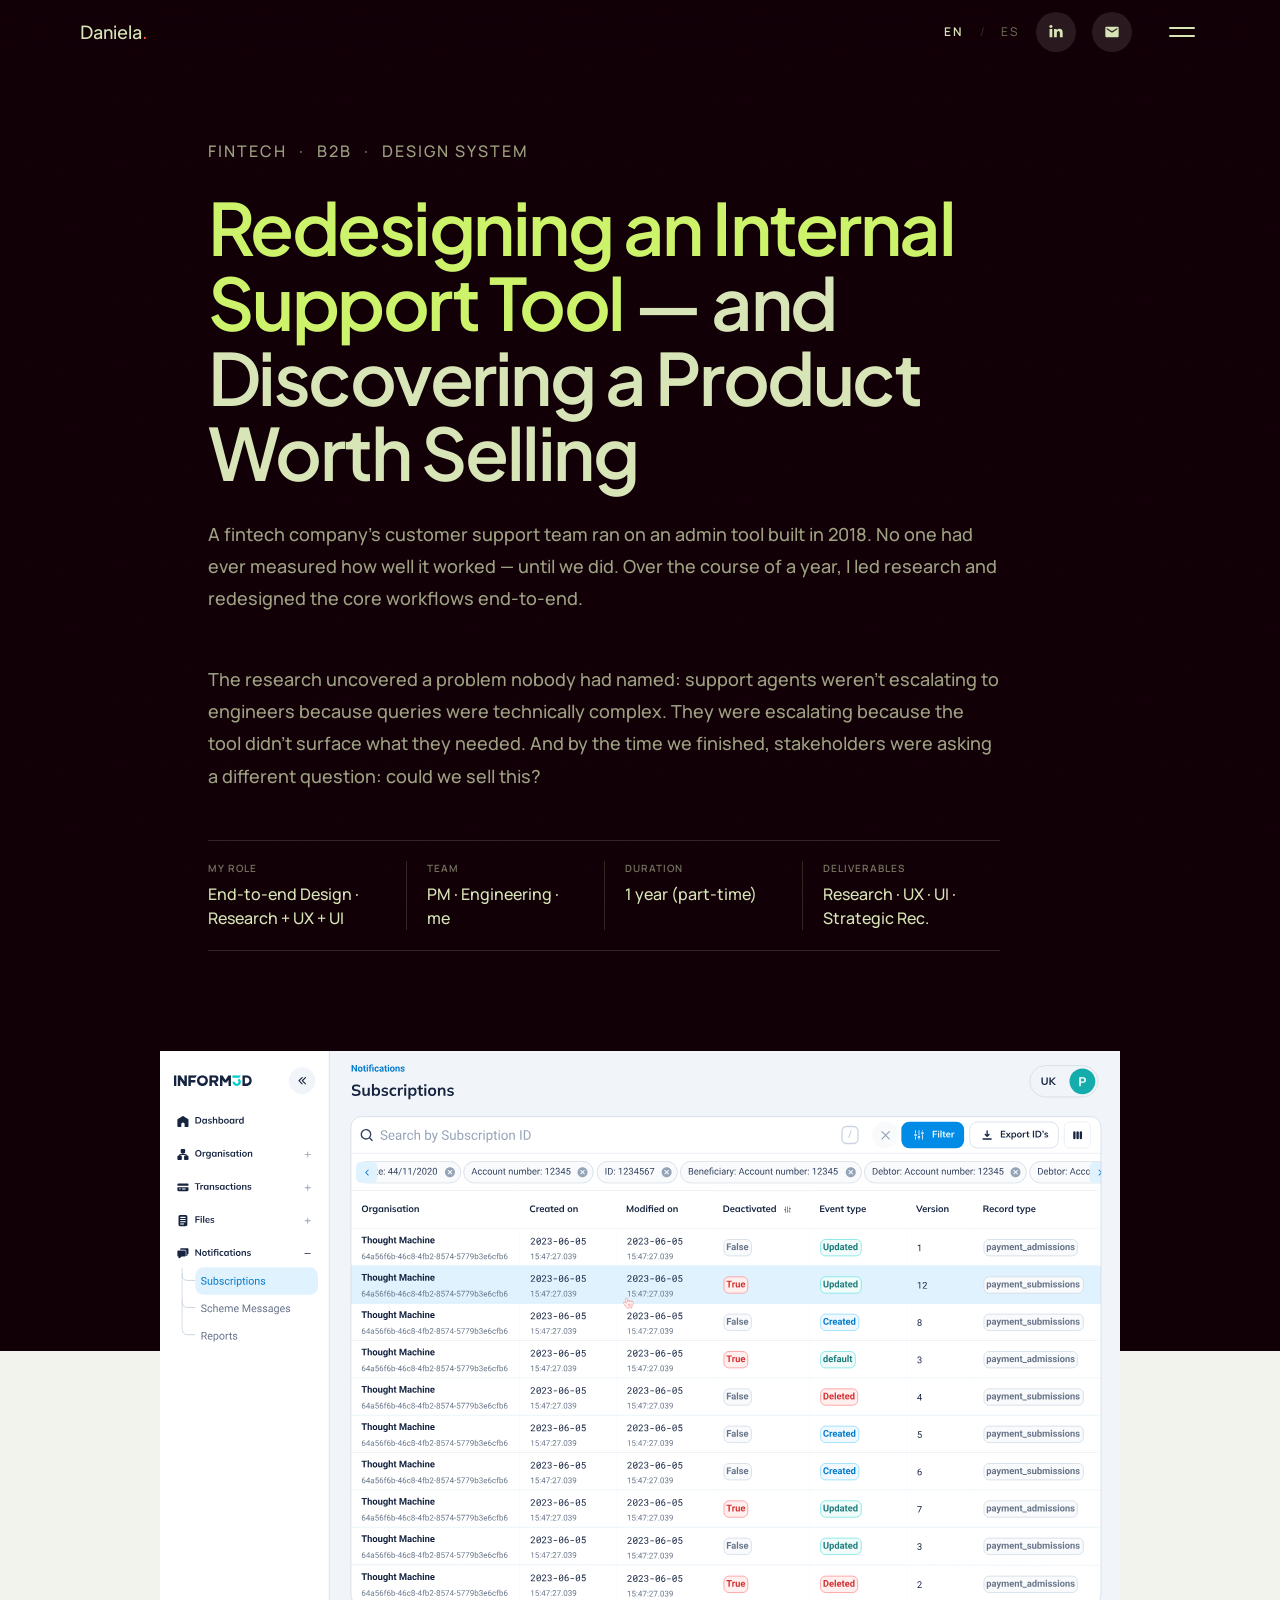
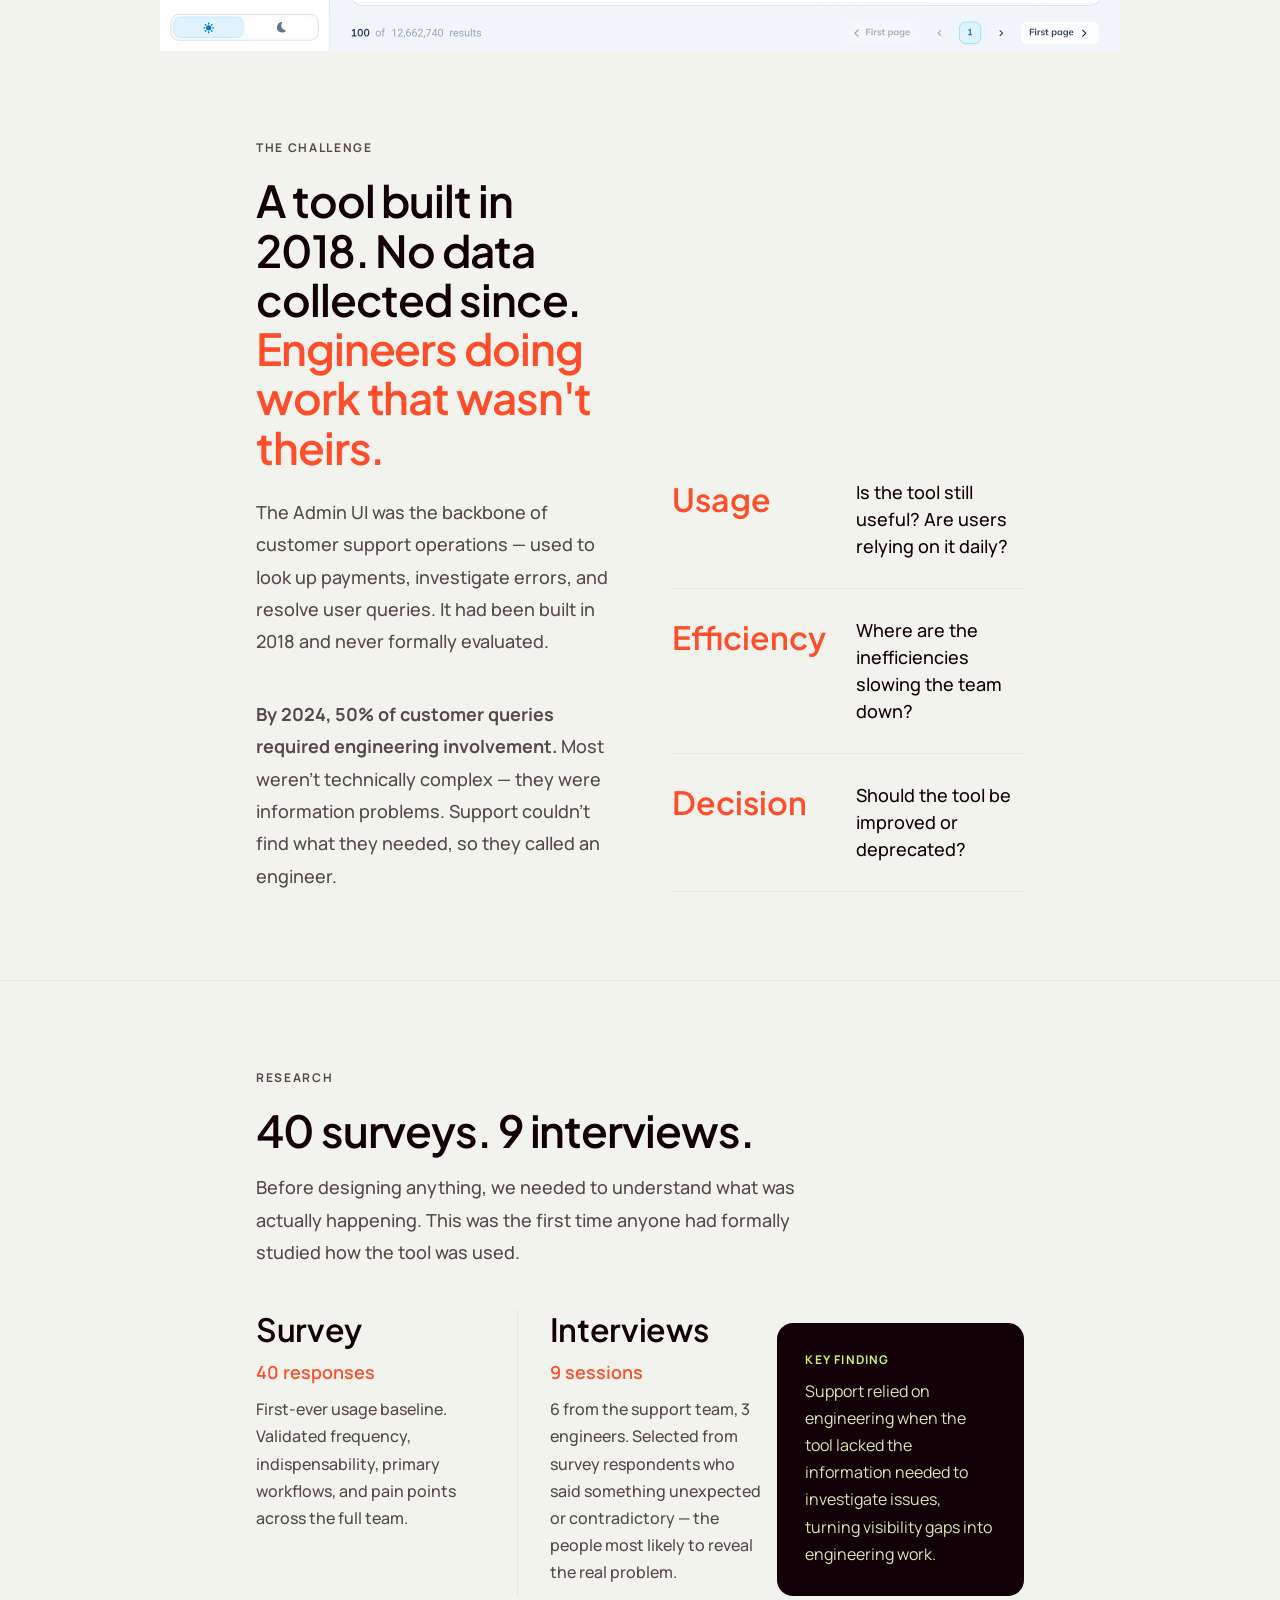
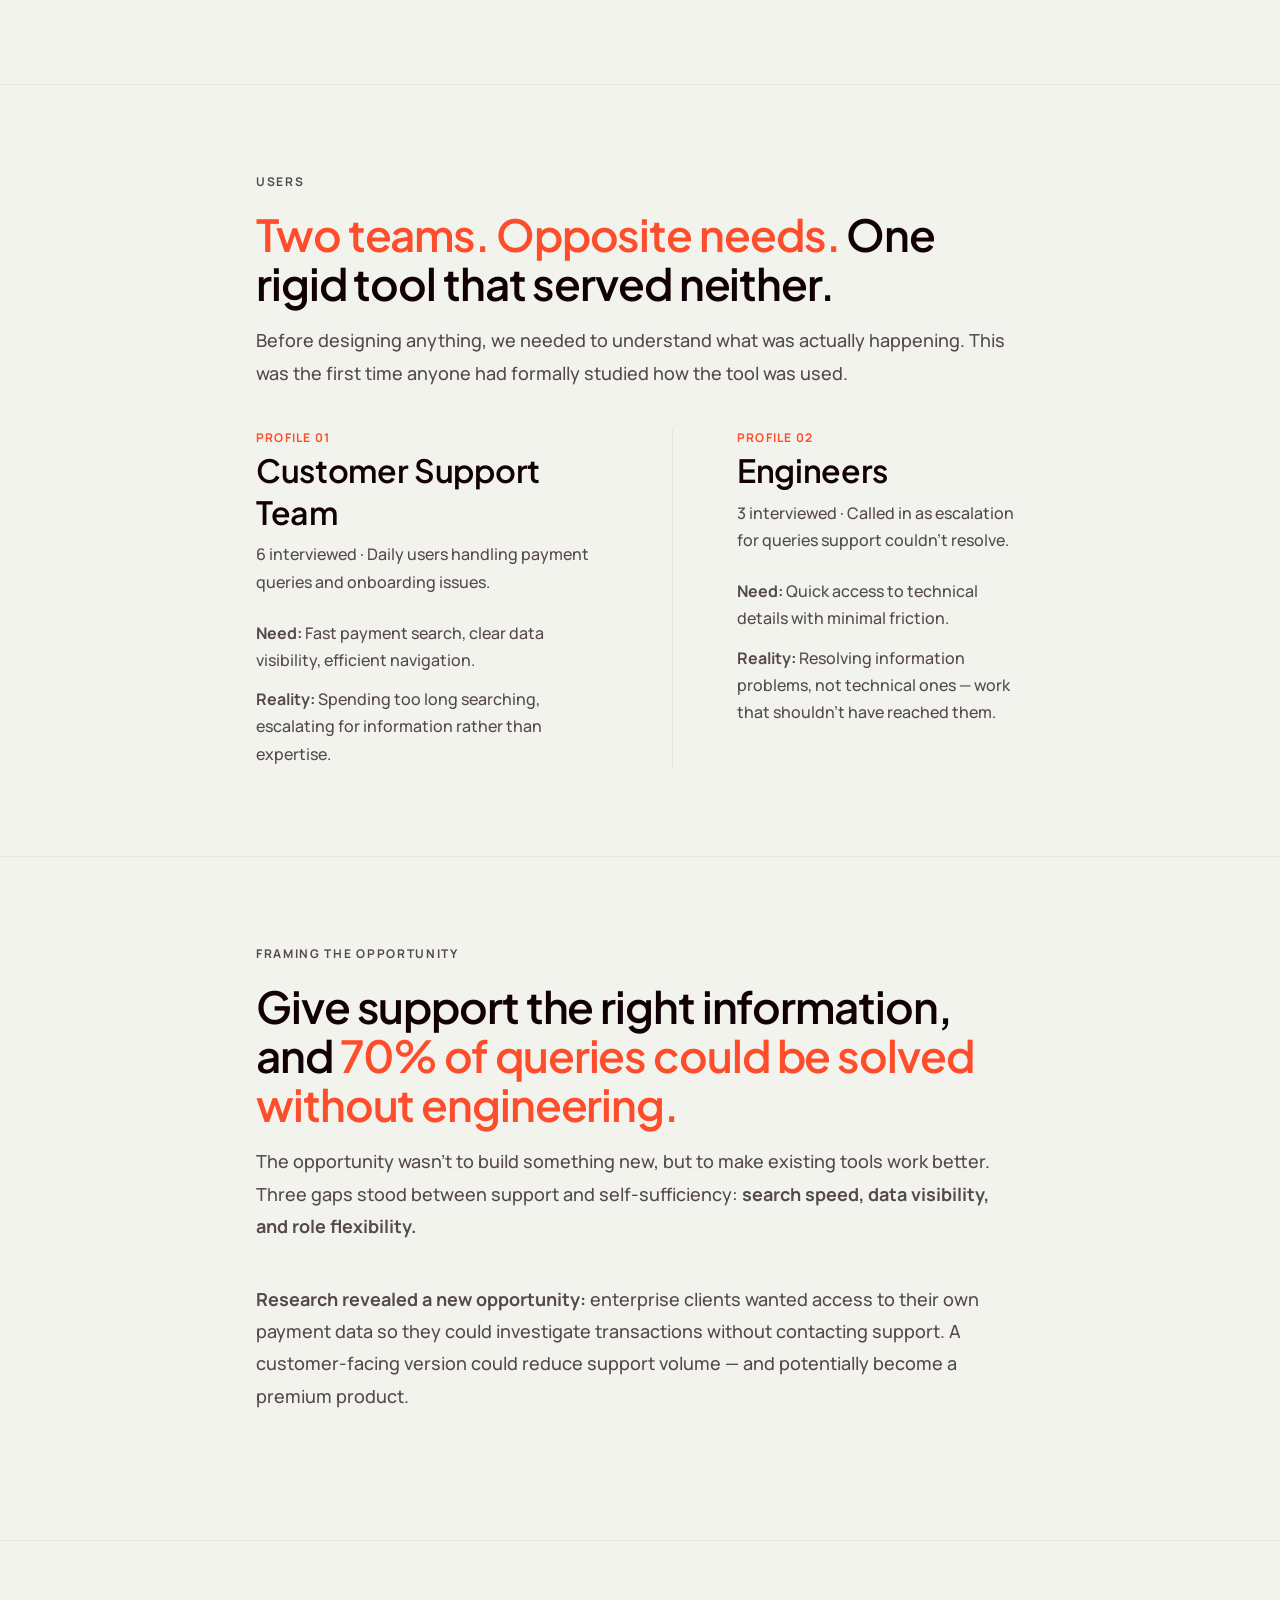
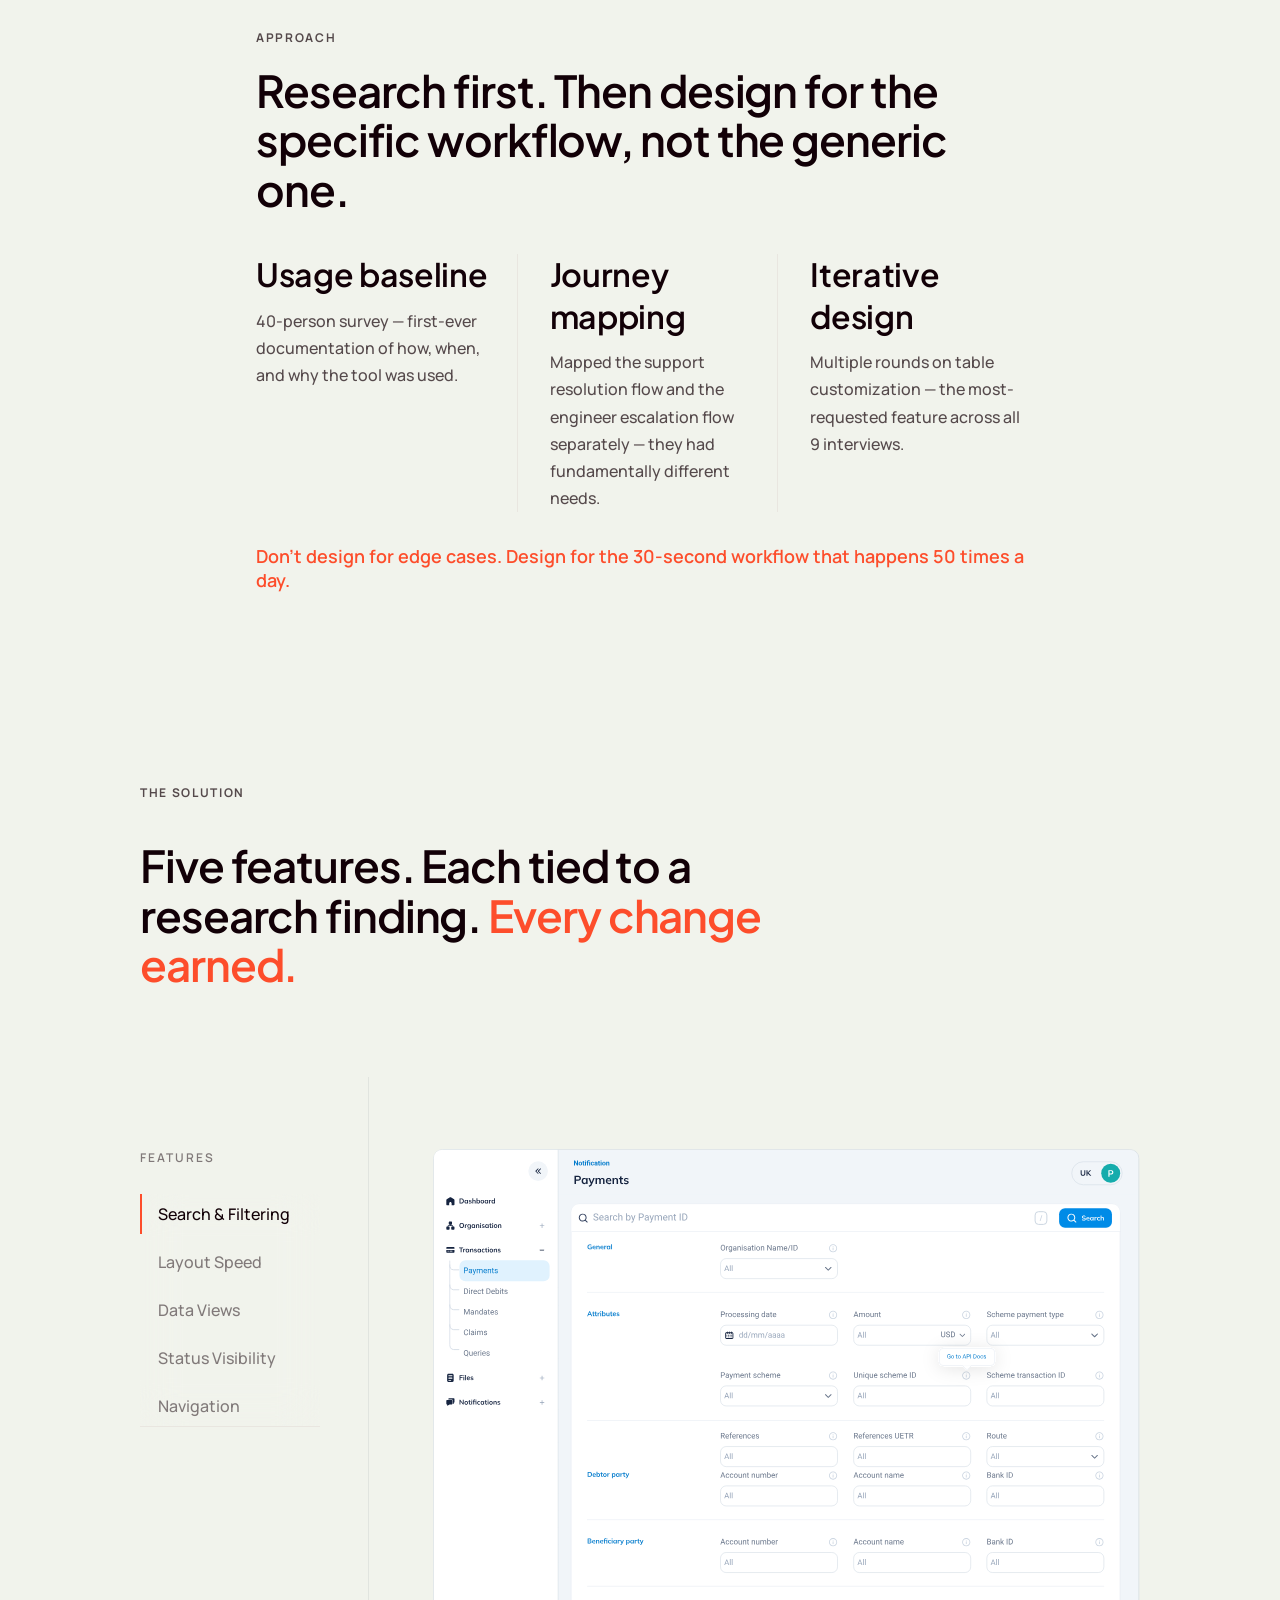
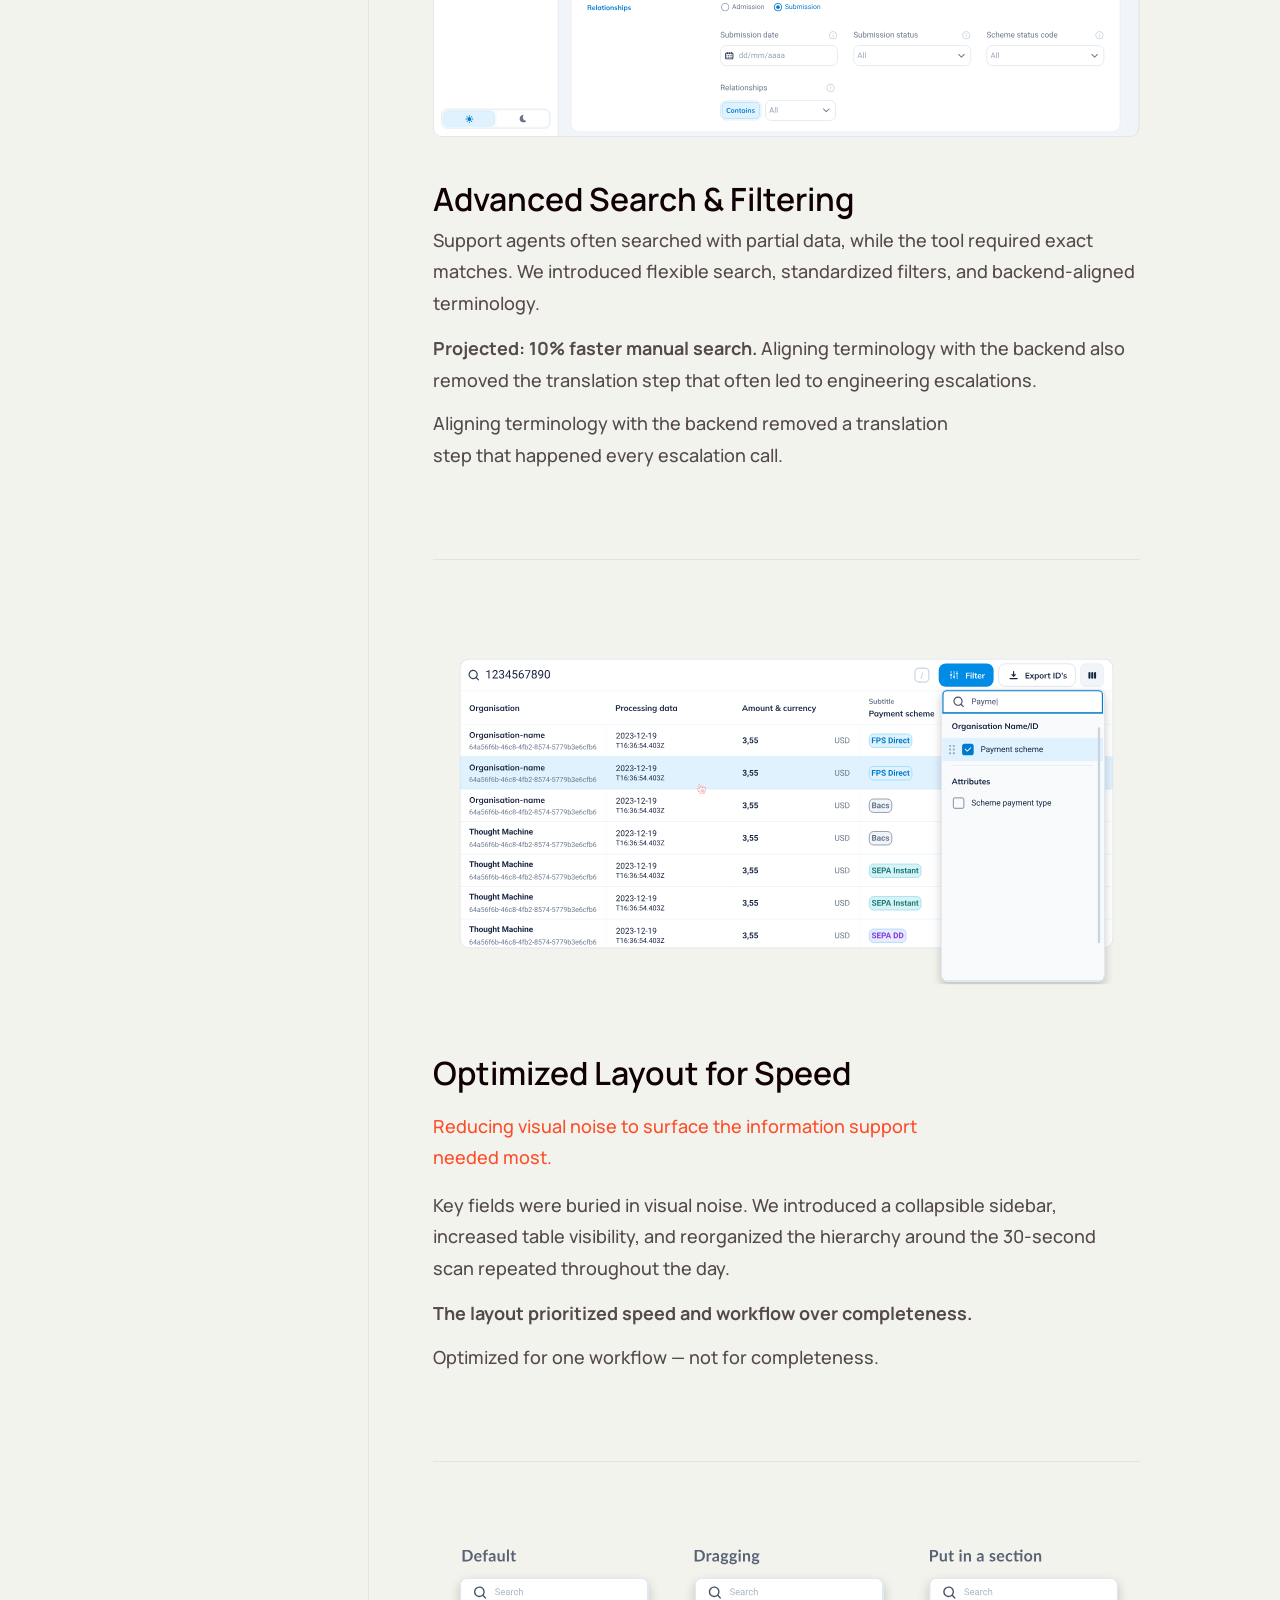
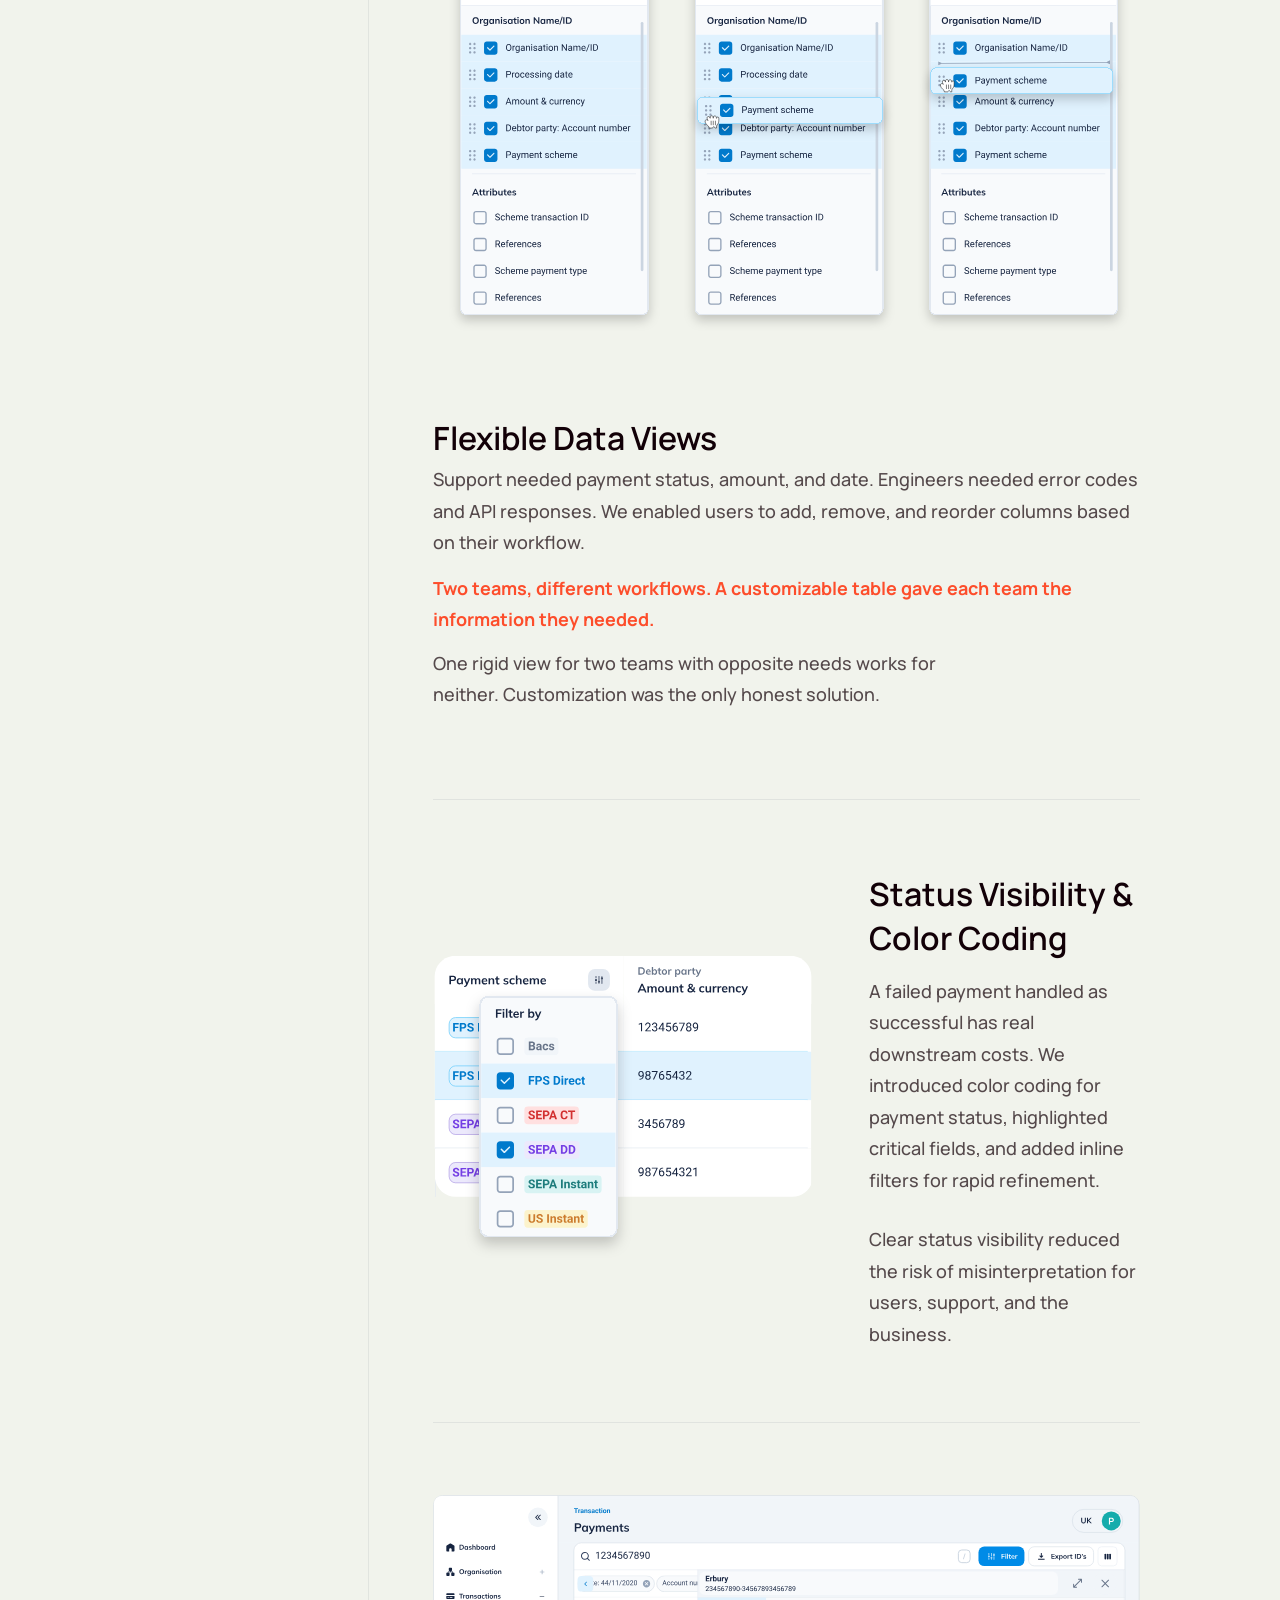
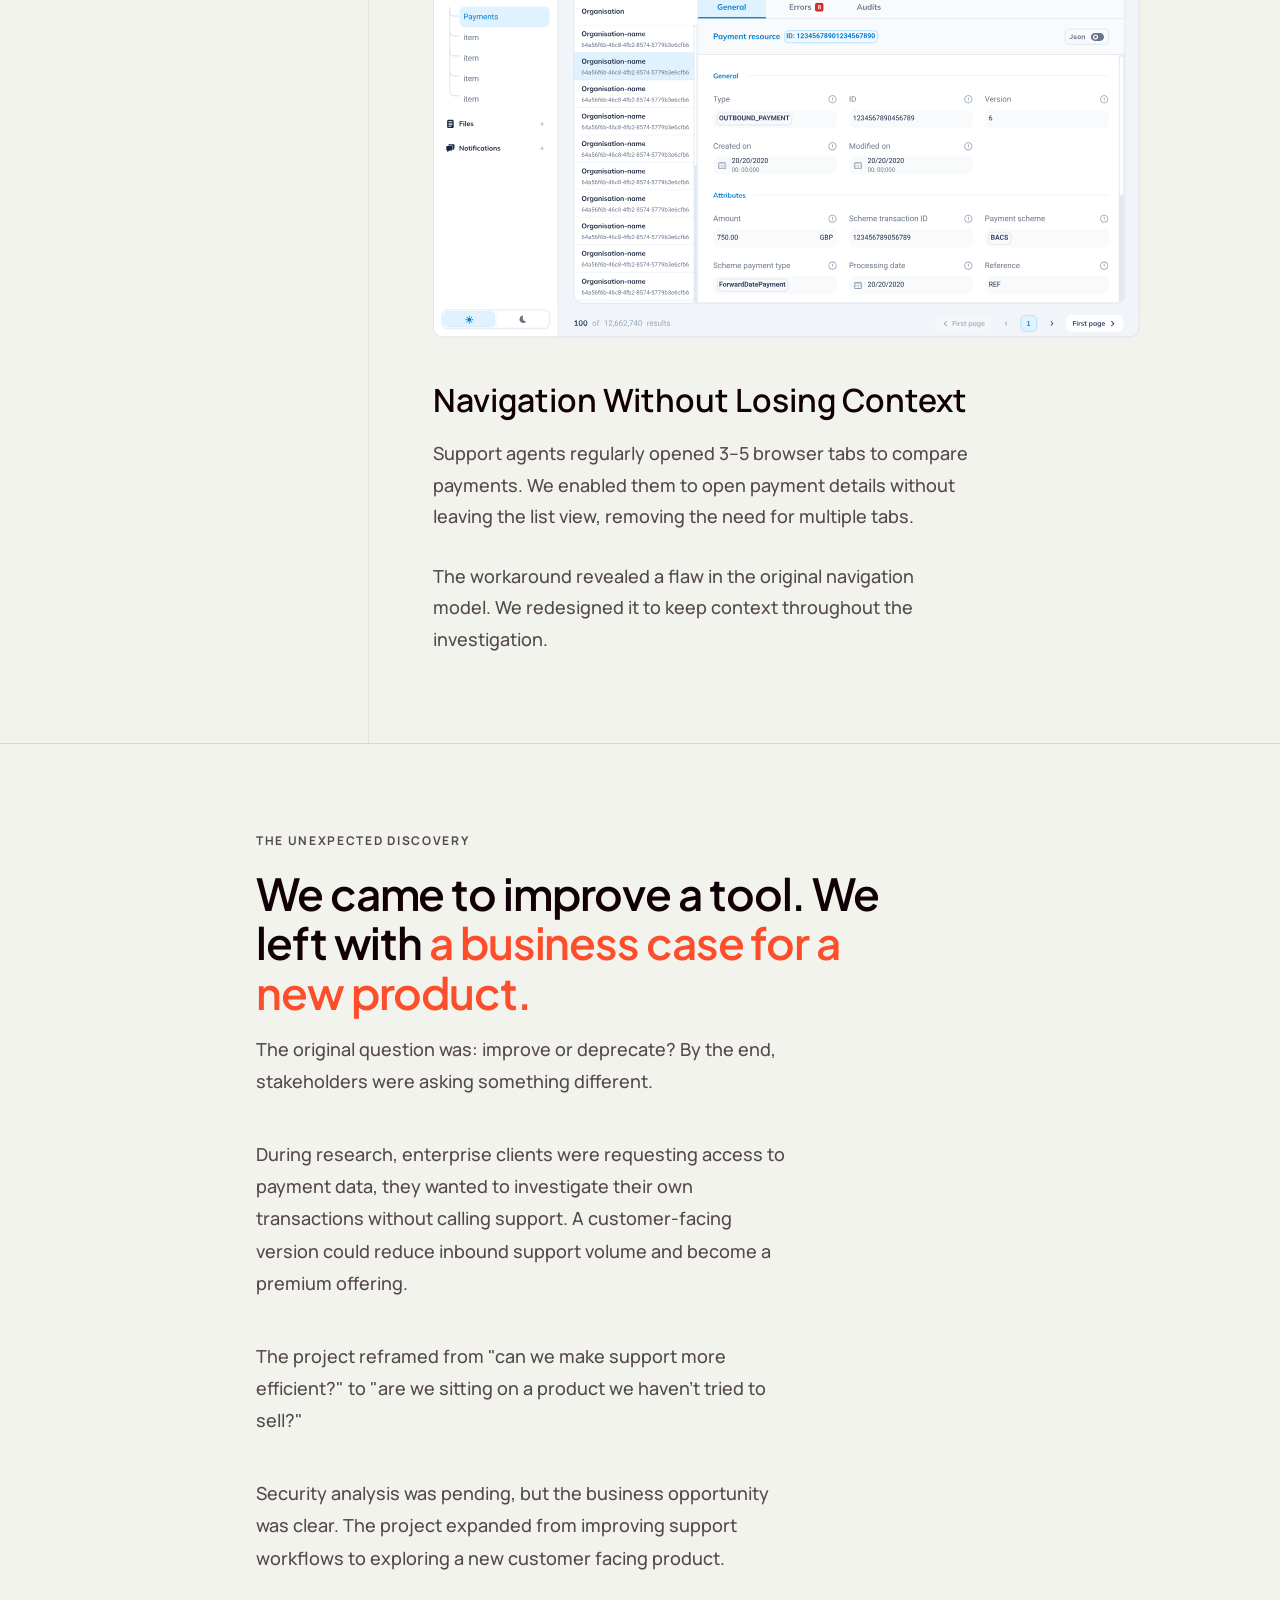
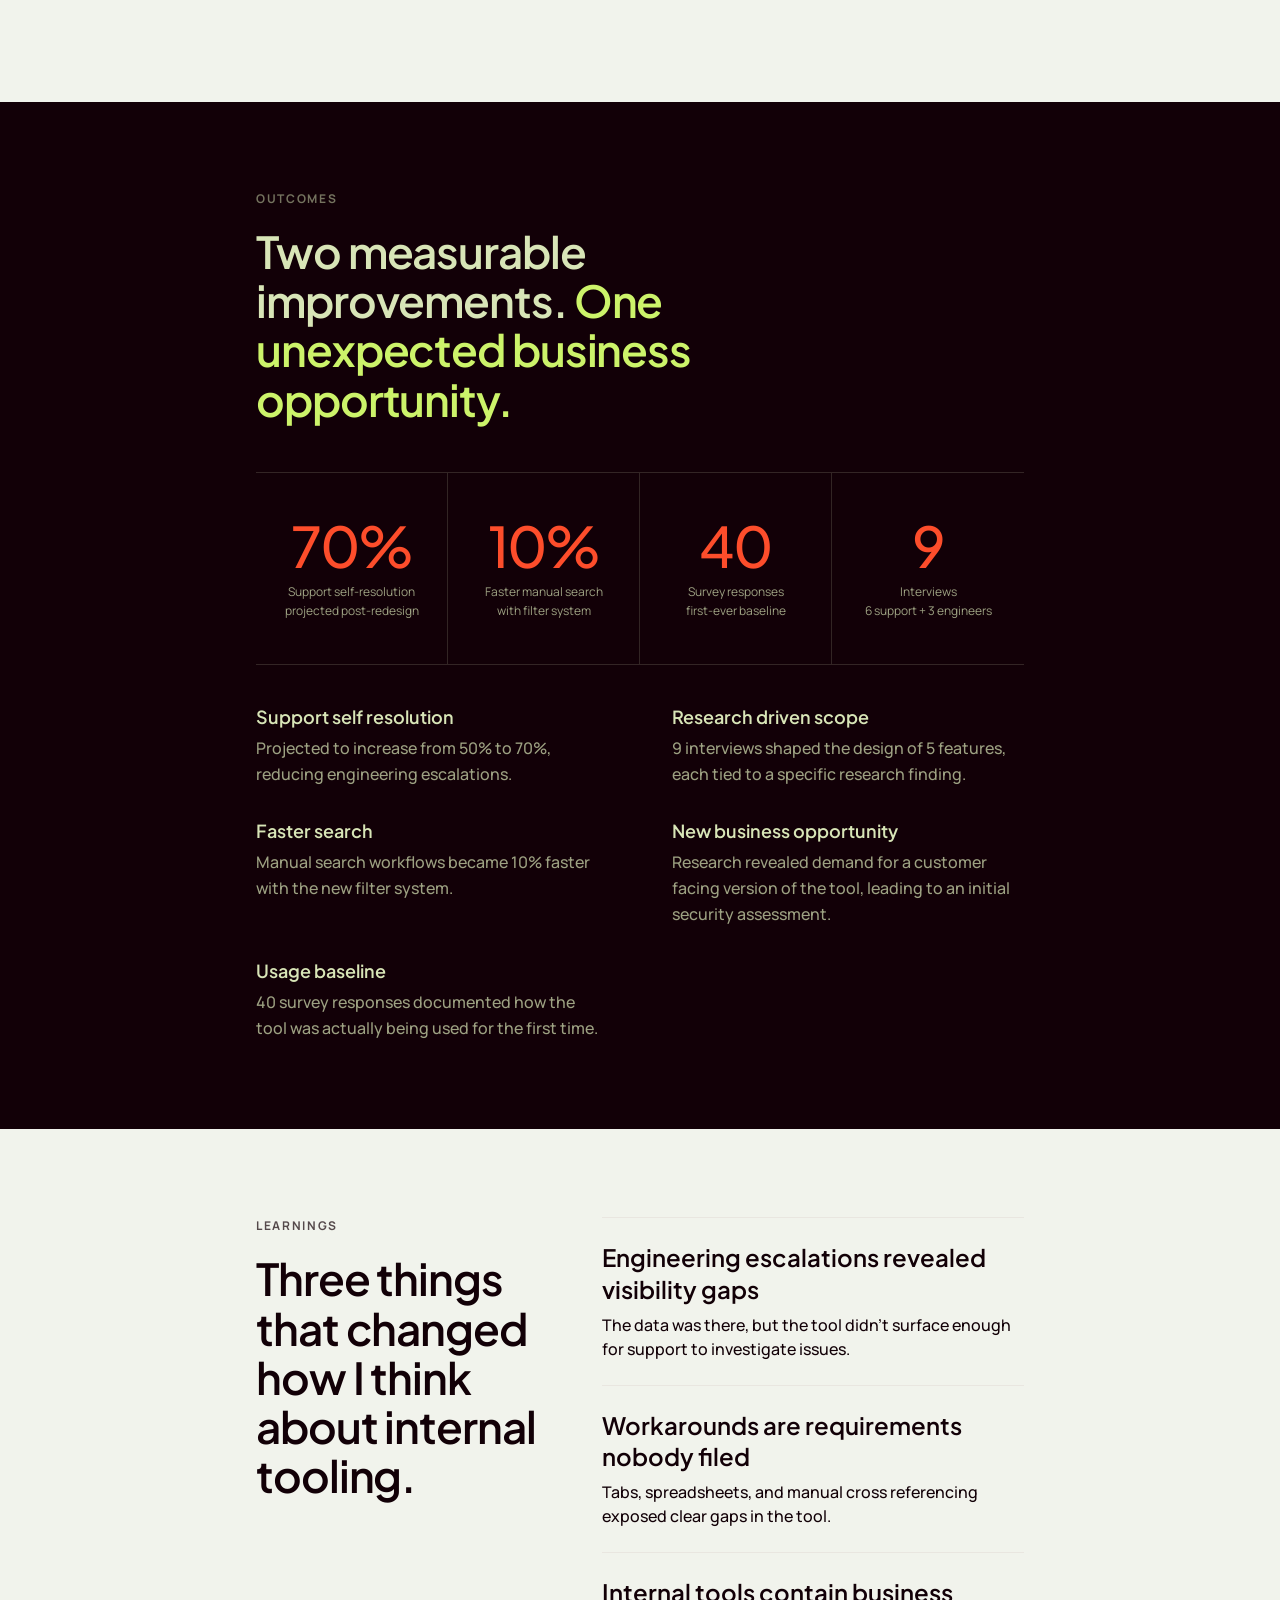
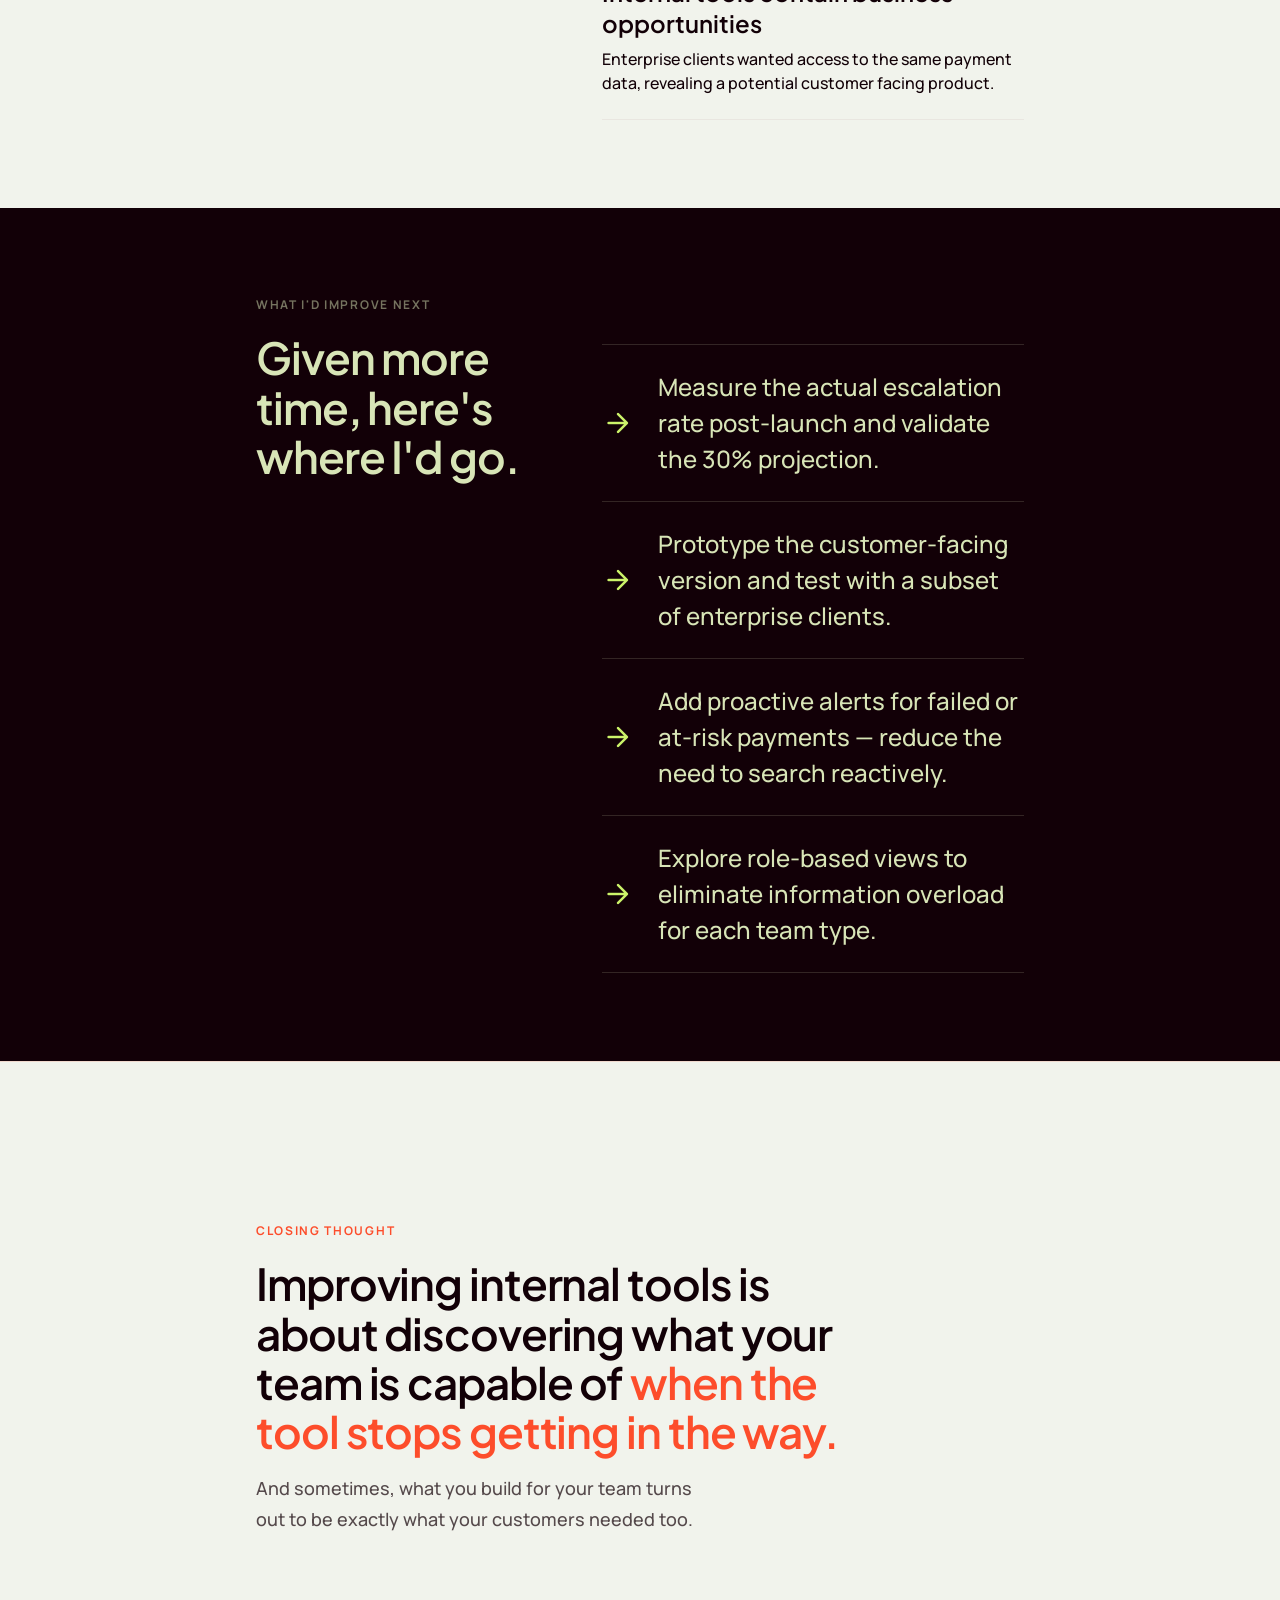
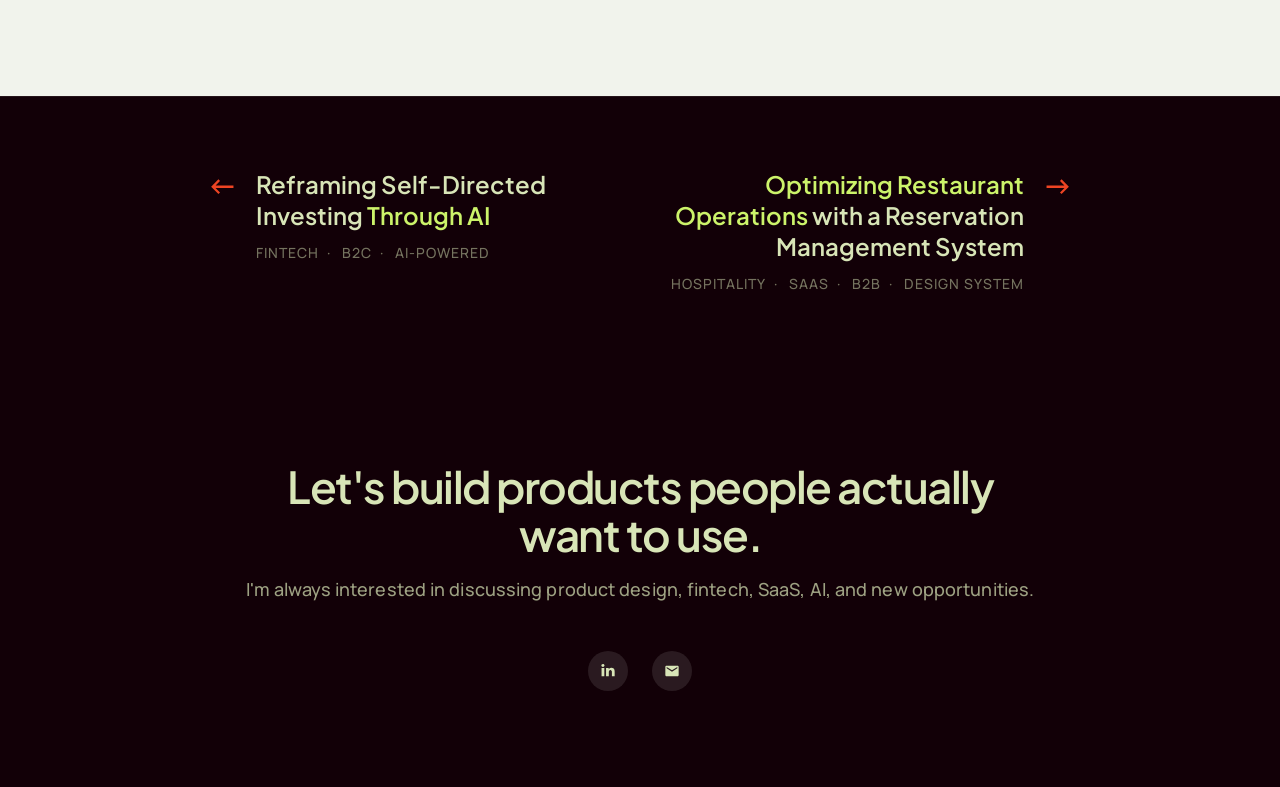
<file: case-study-2.html>
<!DOCTYPE html>
<html lang="en">
<head>
<meta charset="UTF-8">
<meta name="viewport" content="width=device-width, initial-scale=1.0">
<title>Admin UI Redesign | Daniela.</title>
<link rel="preconnect" href="https://fonts.googleapis.com">
<link rel="preconnect" href="https://fonts.gstatic.com" crossorigin>
<link href="https://fonts.googleapis.com/css2?family=Bricolage+Grotesque:opsz,wght@6..144,200..800&family=Inter:wght@300;400;500&family=Plus+Jakarta+Sans:wght@400;500;600;700;800&display=swap" rel="stylesheet">
<link href="https://fonts.googleapis.com/css2?family=Material+Symbols+Rounded" rel="stylesheet" />
<link rel="stylesheet" href="css/styles.css?v=113">
<link rel="icon" type="image/png" href="./assets/images/favicon-cara.png">
</head>
<body class="cs2-page nav-dark">

<!-- TOP NAV -->
  <nav class="top-nav" id="top-nav">
    <div class="top-nav-inner">
      <a href="index.html" class="top-nav-logo">Daniela<span class="logo-dot">.</span></a>
      <div class="top-nav-links">
        <a href="case-study-1.html" class="top-nav-link" data-i18n="nav_link_cs1">01 — Investing</a>
        <a href="case-study-2.html" class="top-nav-link" data-i18n="nav_link_cs2">02 — Support</a>
        <a href="case-study-3.html" class="top-nav-link" data-i18n="nav_link_cs3">03 — Hospitality</a>
      </div>
      <div class="top-nav-right">
        <div class="top-nav-lang">
          <button class="lang-btn active" data-lang="en">EN</button>
          <span class="lang-divider">/</span>
          <button class="lang-btn" data-lang="es">ES</button>
        </div>
        <a href="https://www.linkedin.com/in/kelly-daniela-sanchez-rojas/" target="_blank" rel="noopener noreferrer" class="top-nav-social" aria-label="LinkedIn"><svg width="16" height="16" viewBox="0 0 18 18" fill="currentColor" xmlns="http://www.w3.org/2000/svg"><path d="M12.7489 5.41502C12.762 5.41471 12.7753 5.41452 12.7885 5.41445C13.6878 5.40824 14.734 5.60658 15.3933 6.21566C16.4785 7.21803 16.4988 8.86753 16.499 10.2008L16.499 11.3589L16.4999 14.9966C16.1142 15.0032 15.7105 14.9978 15.3237 14.9979L13.3898 14.9969L13.3907 12.1875L13.3908 10.8328C13.3907 9.88297 13.5256 8.29415 12.2365 8.01951C11.8722 7.94188 11.3872 7.96853 11.0373 8.08263C10.5867 8.22954 10.3478 8.49118 10.1529 8.88538C9.90997 9.40428 9.91605 10.0696 9.91597 10.6257V11.656L9.91605 14.9976L6.80811 14.9972L6.80869 5.64521L9.79106 5.64551C9.79072 6.07145 9.78222 6.52309 9.79389 6.94649C9.8773 6.87043 9.93672 6.76557 10.0012 6.67346C10.0671 6.57816 10.1418 6.48848 10.2245 6.40545C10.9198 5.71326 11.7566 5.44532 12.7489 5.41502Z"/><path d="M1.75029 5.64502L4.85795 5.6456L4.85834 14.9972C4.5136 15.002 4.15535 14.9979 3.80955 14.998L1.74951 14.9977L1.75029 5.64502Z"/><path d="M3.23675 1.00107C4.23066 0.968271 5.06468 1.69548 5.09932 2.62507C5.13396 3.55466 4.35608 4.33439 3.36215 4.36639C2.36881 4.39837 1.53573 3.67137 1.50111 2.74234C1.4665 1.81332 2.24345 1.03384 3.23675 1.00107Z"/></svg></a>
        <a href="mailto:daniela.sanchez.rojas.4@gmail.com" class="top-nav-social" aria-label="Email"><svg width="16" height="16" viewBox="0 0 18 18" fill="currentColor" xmlns="http://www.w3.org/2000/svg"><path d="M3 15C2.5875 15 2.23125 14.8563 1.93125 14.5688C1.64375 14.2688 1.5 13.9125 1.5 13.5V4.5C1.5 4.0875 1.64375 3.7375 1.93125 3.45C2.23125 3.15 2.5875 3 3 3H15C15.4125 3 15.7625 3.15 16.05 3.45C16.35 3.7375 16.5 4.0875 16.5 4.5V13.5C16.5 13.9125 16.35 14.2688 16.05 14.5688C15.7625 14.8563 15.4125 15 15 15H3ZM9 9.75L15 6V4.5L9 8.25L3 4.5V6L9 9.75Z"/></svg></a>
      </div>
    </div>
  </nav>

  <!-- Mobile hamburger -->
  <button class="hamburger" id="hamburger" aria-label="Open menu">
    <span></span><span></span>
  </button>
  <div class="mobile-overlay" id="mobile-overlay"></div>
  <nav class="mobile-menu" id="mobile-menu">
    <div class="mobile-menu-header">
      <span class="mobile-menu-label" data-i18n="mobile_menu_label">Case Studies</span>
    </div>
    <div class="mobile-cs-list">
      <a href="case-study-1.html" class="mobile-cs-item">
        <div class="mobile-cs-item-text">
          <h3 class="mobile-cs-title" data-i18n-html="cs1_title_html">Reframing Self-Directed Investing <span class="hero-accent">Through AI</span></h3>
          <p class="mobile-cs-tags">
            <span class="tag-role">Fintech</span>
            <span class="tag-role">B2C</span>
            <span class="tag-role">AI-Powered</span>
          </p>
        </div>
        <img src="assets/images/arrow.svg" alt="" class="mobile-cs-arrow">
      </a>
      <a href="case-study-2.html" class="mobile-cs-item">
        <div class="mobile-cs-item-text">
          <h3 class="mobile-cs-title" data-i18n-html="cs2_title_html"><span class="hero-accent">Redesigning an Internal Support Tool</span> — and Discovering a Product Worth Selling</h3>
          <p class="mobile-cs-tags">
            <span class="tag-role">Fintech</span>
            <span class="tag-role">B2B</span>
            <span class="tag-role">Design System</span>
          </p>
        </div>
        <img src="assets/images/arrow.svg" alt="" class="mobile-cs-arrow">
      </a>
      <a href="case-study-3.html" class="mobile-cs-item">
        <div class="mobile-cs-item-text">
          <h3 class="mobile-cs-title" data-i18n-html="cs3_title_html"><span class="hero-accent">Optimizing Restaurant Operations</span> with a Reservation Management System</h3>
          <p class="mobile-cs-tags">
            <span class="tag-role">Hospitality</span>
            <span class="tag-role">SaaS</span>
            <span class="tag-role">B2B</span>
            <span class="tag-role">Design System</span>
          </p>
        </div>
        <img src="assets/images/arrow.svg" alt="" class="mobile-cs-arrow">
      </a>
    </div>
  </nav>

<div class="page-wrapper">
<main class="main-content">

<!-- ═══════════════════════════════ HERO ═══════════════════════════════ -->
<div class="hero-band cs2">
<div class="page">
  <div class="hero">
    <div class="case-study-tags">
      <span class="tag-role">Fintech</span>
      <span class="tag-role">B2B</span>
      <span class="tag-role">Design System</span>
    </div>

    <h1 class="hero-title" data-i18n-html="cs2_hero_title"><span class="blue">Redesigning an Internal Support Tool</span> — and Discovering a Product Worth Selling</h1>

    <p class="hero-desc" data-i18n="cs2_desc_p1">A fintech company's customer support team ran on an admin tool built in 2018. No one had ever measured how well it worked — until we did. Over the course of a year, I led research and redesigned the core workflows end-to-end.</p>

    <p class="hero-desc" style="margin-top:16px;" data-i18n="cs2_desc_p2">The research uncovered a problem nobody had named: support agents weren't escalating to engineers because queries were technically complex. They were escalating because the tool didn't surface what they needed. And by the time we finished, stakeholders were asking a different question: could we sell this?</p>

    <div class="meta-strip">
      <div class="meta-col">
        <div class="mk" data-i18n="role">My Role</div>
        <div class="mv" data-i18n="cs2_role_val">End-to-end Design · Research + UX + UI</div>
      </div>
      <div class="meta-col">
        <div class="mk" data-i18n="team">Team</div>
        <div class="mv" data-i18n="cs2_team_val">PM · Engineering · me</div>
      </div>
      <div class="meta-col">
        <div class="mk" data-i18n="cs2_duration_label">Duration</div>
        <div class="mv" data-i18n="cs2_duration_val">1 year (part-time)</div>
      </div>
      <div class="meta-col">
        <div class="mk" data-i18n="cs2_deliverables_label">Deliverables</div>
        <div class="mv" data-i18n="cs2_deliverables_val">Research · UX · UI · Strategic Rec.</div>
      </div>
    </div>
  </div>
</div>
</div>

<div class="cs-shot-frame">
  <div class="cs-shot-mat">
    <img src="assets/images/case2-plataform.svg" class="cs-shot" alt="Admin UI — Navigation redesign">
  </div>
</div>

<!-- ═════════════════════ 01 THE CHALLENGE ═════════════════════ -->
<div class="page">
  <div class="s">
    <div style="display:grid;grid-template-columns:1fr 1fr;gap:64px;align-items:end;">
      <div>
        <div class="slabel" data-i18n="section_label_challenge">The Challenge</div>
        <h2 class="sh" style="max-width:none;" data-i18n-html="cs2_challenge_h2">A tool built in 2018. No data collected since. <span style="color:#FD4D2B;">Engineers doing work that wasn't theirs.</span></h2>
        <p class="ssub" style="max-width:none;margin-top:24px;" data-i18n="cs2_challenge_sub">The Admin UI was the backbone of customer support operations — used to look up payments, investigate errors, and resolve user queries. It had been built in 2018 and never formally evaluated.</p>
        <p class="ssub" style="max-width:none;margin-top:16px;margin-bottom:0;" data-i18n-html="cs2_challenge_ins"><strong>By 2024, 50% of customer queries required engineering involvement.</strong> Most weren't technically complex — they were information problems. Support couldn't find what they needed, so they called an engineer.</p>
      </div>
      <div class="challenge-qa-list">
        <div class="challenge-qa-row">
          <div class="challenge-qa-title" data-i18n="cs2_ch_card1_title">Usage</div>
          <p class="challenge-qa-body" data-i18n="cs2_ch_card1_body">Is the tool still useful? Are users relying on it daily?</p>
        </div>
        <div class="challenge-qa-row">
          <div class="challenge-qa-title" data-i18n="cs2_ch_card2_title">Efficiency</div>
          <p class="challenge-qa-body" data-i18n="cs2_ch_card2_body">Where are the inefficiencies slowing the team down?</p>
        </div>
        <div class="challenge-qa-row">
          <div class="challenge-qa-title" data-i18n="cs2_ch_card3_title">Decision</div>
          <p class="challenge-qa-body" data-i18n="cs2_ch_card3_body">Should the tool be improved or deprecated?</p>
        </div>
      </div>
    </div>
  </div>
</div>

<div class="divider"></div>

<!-- ═════════════════════ 02 RESEARCH ═════════════════════ -->
<div class="page">
  <div class="s">
    <div class="slabel" data-i18n="cs2_research_label">Research</div>
    <h2 class="sh" data-i18n="cs2_research_h2">40 surveys. 9 interviews.</h2>
    <p class="ssub" data-i18n="cs2_research_sub">Before designing anything, we needed to understand what was actually happening. This was the first time anyone had formally studied how the tool was used.</p>

    <div class="grid3" style="grid-template-columns:1fr 1fr 1fr;max-width:none;">
      <div class="card fc">
        <div class="fc-title" data-i18n="cs2_research_s1_title">Survey</div>
        <span class="fc-metric" data-i18n="cs2_research_s1_metric">40 responses</span>
        <p class="fc-body" data-i18n="cs2_research_s1_body">First-ever usage baseline. Validated frequency, indispensability, primary workflows, and pain points across the full team.</p>
      </div>
      <div class="card fc">
        <div class="fc-title" data-i18n="cs2_research_s2_title">Interviews</div>
        <span class="fc-metric" data-i18n="cs2_research_s2_metric">9 sessions</span>
        <p class="fc-body" data-i18n="cs2_research_s2_body">6 from the support team, 3 engineers. Selected from survey respondents who said something unexpected or contradictory — the people most likely to reveal the real problem.</p>
      </div>
      <div class="insight insight-dark">
        <div class="ins-tag" data-i18n="cs2_research_kf_tag">Key finding</div>
        <p class="ins-text" data-i18n="cs2_research_kf">Support relied on engineering when the tool lacked the information needed to investigate issues, turning visibility gaps into engineering work.</p>
      </div>
    </div>
  </div>
</div>

<div class="divider"></div>

<!-- ═════════════════════ 03 USERS ═════════════════════ -->
<div class="bg">
  <div class="page">
    <div class="s">
      <div class="slabel" data-i18n="cs2_users_label_new">Users</div>
      <h2 class="sh" style="max-width:none;" data-i18n-html="cs2_users_h2"><span style="color:#FD4D2B;">Two teams. Opposite needs.</span> One rigid tool that served neither.</h2>
      <p class="ssub" style="max-width:none;" data-i18n="cs2_research_sub">Before designing anything, we needed to understand what was actually happening. This was the first time anyone had formally studied how the tool was used.</p>
      <div class="users-grid" style="margin-top:40px;">
        <div>
          <div class="p-type" data-i18n="cs2_u1_profile">Profile 01</div>
          <span class="fc-title" data-i18n="cs2_u1_title">Customer Support Team</span>
          <p class="fc-body" style="margin-top:8px;" data-i18n="cs2_u1_context">6 interviewed · Daily users handling payment queries and onboarding issues.</p>
          <p class="fc-body" style="margin-top:24px;" data-i18n-html="cs2_u1_need"><strong>Need:</strong> Fast payment search, clear data visibility, efficient navigation.</p>
          <p class="fc-body" style="margin-top:12px;" data-i18n-html="cs2_u1_reality"><strong>Reality:</strong> Spending too long searching, escalating for information rather than expertise.</p>
        </div>
        <div class="users-col-divider">
          <div class="p-type" data-i18n="cs2_u2_profile">Profile 02</div>
          <span class="fc-title" data-i18n="cs2_u2_title">Engineers</span>
          <p class="fc-body" style="margin-top:8px;" data-i18n="cs2_u2_context">3 interviewed · Called in as escalation for queries support couldn't resolve.</p>
          <p class="fc-body" style="margin-top:24px;" data-i18n-html="cs2_u2_need"><strong>Need:</strong> Quick access to technical details with minimal friction.</p>
          <p class="fc-body" style="margin-top:12px;" data-i18n-html="cs2_u2_reality"><strong>Reality:</strong> Resolving information problems, not technical ones — work that shouldn't have reached them.</p>
        </div>
      </div>
    </div>
  </div>
</div>

<div class="divider"></div>

<!-- ═════════════════════ 04 FRAMING THE OPPORTUNITY ═════════════════════ -->
<div class="page">
  <div class="s">
    <div class="slabel" data-i18n="cs2_opp_label">Framing the Opportunity</div>
    <h2 class="sh" style="max-width:none;" data-i18n-html="cs2_opp_h2">Give support the right information, and <span class="blue">70% of queries could be solved without engineering.</span></h2>
    <p class="ssub" style="max-width:none;" data-i18n-html="cs2_opp_sub">The opportunity wasn't to build something new, but to make existing tools work better. Three gaps stood between support and self-sufficiency: <strong>search speed, data visibility, and role flexibility.</strong></p>
    <p class="ssub" style="max-width:none;margin-top:16px;" data-i18n-html="cs2_opp_dd_body"><strong>Research revealed a new opportunity:</strong> enterprise clients wanted access to their own payment data so they could investigate transactions without contacting support. A customer-facing version could reduce support volume — and potentially become a premium product.</p>
  </div>
</div>

<div class="divider"></div>

<!-- ═════════════════════ 05 APPROACH ═════════════════════ -->
<div class="bg">
  <div class="page">
    <div class="s">
      <div class="slabel" data-i18n="cs2_approach_label_new">Approach</div>
      <h2 class="sh" style="max-width:none;" data-i18n="cs2_approach_h2">Research first. Then design for the specific workflow, not the generic one.</h2>

      <div class="grid3" style="margin-top:40px;">
        <div class="card fc">
          <div class="fc-title" data-i18n="cs2_appr_s1_title">Usage baseline</div>
          <p class="fc-body" style="margin-top:12px;" data-i18n="cs2_appr_s1_body">40-person survey — first-ever documentation of how, when, and why the tool was used.</p>
        </div>
        <div class="card fc">
          <div class="fc-title" data-i18n="cs2_appr_s2_title">Journey mapping</div>
          <p class="fc-body" style="margin-top:12px;" data-i18n="cs2_appr_s2_body">Mapped the support resolution flow and the engineer escalation flow separately — they had fundamentally different needs.</p>
        </div>
        <div class="card fc">
          <div class="fc-title" data-i18n="cs2_appr_s3_title">Iterative design</div>
          <p class="fc-body" style="margin-top:12px;" data-i18n="cs2_appr_s3_body">Multiple rounds on table customization — the most-requested feature across all 9 interviews.</p>
        </div>
      </div>

      <p style="margin-top:32px;color:var(--blue);font-size:18px;font-weight:600;" data-i18n="cs2_appr_ins">Don't design for edge cases. Design for the 30-second workflow that happens 50 times a day.</p>
    </div>
  </div>
</div>

<!-- ═════════════════════ 06 THE SOLUTION ═════════════════════ -->
<div class="cs-solution-wrapper">

  <!-- Section header -->
  <div class="cs-solution-header">
    <div class="cs-solution-header-left">
      <span class="slabel" data-i18n="cs2_solution_label_new">The Solution</span>
      <h2 class="sh" data-i18n-html="cs2_solution_h2">Five features. Each tied to a research finding. <span class="blue">Every change earned.</span></h2>
    </div>
  </div>

  <!-- Body: sticky sidebar + scrollable features -->
  <div class="cs-solution-body">

    <!-- Sticky sidebar nav -->
    <div class="cs-solution-sidebar">
      <span class="cs-solution-sidebar-label">Features</span>
      <nav class="cs-solution-nav">
        <a class="cs-sol-link active" href="#sol-f1" data-target="sol-f1">
          <span class="cs-sol-link-num">01</span>
          <span class="cs-sol-link-text">Search & Filtering</span>
        </a>
        <a class="cs-sol-link" href="#sol-f2" data-target="sol-f2">
          <span class="cs-sol-link-num">02</span>
          <span class="cs-sol-link-text">Layout Speed</span>
        </a>
        <a class="cs-sol-link" href="#sol-f3" data-target="sol-f3">
          <span class="cs-sol-link-num">03</span>
          <span class="cs-sol-link-text">Data Views</span>
        </a>
        <a class="cs-sol-link" href="#sol-f4" data-target="sol-f4">
          <span class="cs-sol-link-num">04</span>
          <span class="cs-sol-link-text">Status Visibility</span>
        </a>
        <a class="cs-sol-link" href="#sol-f5" data-target="sol-f5">
          <span class="cs-sol-link-num">05</span>
          <span class="cs-sol-link-text">Navigation</span>
        </a>
      </nav>
    </div>

    <!-- Scrollable features -->
    <div class="cs-solution-features">

      <!-- ── Feature 01 ── -->
      <div class="cs-sol-feature" id="sol-f1">
        <div class="cs-sol-feature-inner">
          <div class="cs-sol-feature-text">
            <div class="feat-n">01</div>
            <div class="feat-title" data-i18n="cs2_f1_title">Advanced Search & Filtering</div>
            <p data-i18n="cs2_f1_p1">Support agents often searched with partial data, while the tool required exact matches. We introduced flexible search, standardized filters, and backend-aligned terminology.</p>
            <p style="margin-top:14px;" data-i18n-html="cs2_f1_p2"><strong>Projected: 10% faster manual search.</strong> Aligning terminology with the backend also removed the translation step that often led to engineering escalations.</p>
            <p class="ssub" style="margin-top:12px;" data-i18n="cs2_f1_dd">Aligning terminology with the backend removed a translation step that happened every escalation call.</p>
          </div>
          <div class="cs-sol-feature-image">
            <img class="image-container" src="assets/images/case2-advance-filters.svg" alt="Advanced search form with attribute filters">
          </div>
        </div>
      </div>

      <!-- ── Feature 02 ── -->
      <div class="cs-sol-feature" id="sol-f2">
        <div class="cs-sol-feature-inner cs-sol-feature-inner--reverse">
          <div class="cs-sol-feature-text">
            <div class="feat-n">02</div>
            <div class="feat-title" data-i18n="cs2_f2_title">Optimized Layout for Speed</div>
            <p class="ssub" style="margin-top:12px;color:#FD4D2B;" data-i18n="cs2_f2_goal">Reducing visual noise to surface the information support needed most.</p>
            <p data-i18n="cs2_f2_p1">Key fields were buried in visual noise. We introduced a collapsible sidebar, increased table visibility, and reorganized the hierarchy around the 30-second scan repeated throughout the day.</p>
            <p style="margin-top:14px;" data-i18n-html="cs2_f2_p2"><strong>The layout prioritized speed and workflow over completeness.</strong></p>
            <p class="ssub" style="margin-top:12px;" data-i18n="cs2_f2_dd">Optimized for one workflow — not for completeness.</p>
          </div>
          <div class="cs-sol-feature-image">
            <img class="image-container" src="assets/images/case2-columns-table.svg" alt="Payments list with filter panel — optimized layout">
          </div>
        </div>
      </div>

      <!-- ── Feature 03 ── -->
      <div class="cs-sol-feature" id="sol-f3">
        <div class="cs-sol-feature-inner">
          <div class="cs-sol-feature-text">
            <div class="feat-n">03</div>
            <div class="feat-title" data-i18n="cs2_f3_title">Flexible Data Views</div>
            <p data-i18n="cs2_f3_p1">Support needed payment status, amount, and date. Engineers needed error codes and API responses. We enabled users to add, remove, and reorder columns based on their workflow.</p>
            <p style="margin-top:14px;color:#FD4D2B;" data-i18n-html="cs2_f3_p2"><strong>Two teams, different workflows. A customizable table gave each team the information they needed.</strong></p>
            <p class="ssub" style="margin-top:12px;" data-i18n="cs2_f3_dd">One rigid view for two teams with opposite needs works for neither. Customization was the only honest solution.</p>
          </div>
          <div class="cs-sol-feature-image">
            <img class="image-container" src="assets/images/case2-select-column.svg" alt="Column drag and reorder panel">
          </div>
        </div>
      </div>

      <!-- ── Feature 04 ── -->
      <div class="cs-sol-feature" id="sol-f4">
        <div class="cs-sol-feature-inner cs-sol-feature-inner--reverse">
          <div class="cs-sol-feature-text">
            <div class="feat-n">04</div>
            <div class="feat-title" data-i18n="cs2_f4_title">Status Visibility & Color Coding</div>
            <p class="ssub" style="margin-top:12px;" data-i18n="cs2_f4_goal">A failed payment handled as successful has real downstream costs. We introduced color coding for payment status, highlighted critical fields, and added inline filters for rapid refinement.</p>
            <p data-i18n="cs2_f4_dd" class="ins-text" style="margin-top:12px;">Clear status visibility reduced the risk of misinterpretation for users, support, and the business.</p>
          </div>
          <div class="cs-sol-feature-image">
            <img class="image-container" src="assets/images/case2-filter-scheme.svg" alt="Color-coded payment scheme filter chips">
          </div>
        </div>
      </div>

      <!-- ── Feature 05 ── -->
      <div class="cs-sol-feature" id="sol-f5">
        <div class="cs-sol-feature-inner">
          <div class="cs-sol-feature-text">
            <div class="feat-n">05</div>
            <div class="feat-title" data-i18n="cs2_f5_title">Navigation Without Losing Context</div>
            <p class="ssub" style="margin-top:12px;" data-i18n="cs2_f5_goal">Support agents regularly opened 3–5 browser tabs to compare payments. We enabled them to open payment details without leaving the list view, removing the need for multiple tabs.</p>
            <p class="ssub" style="margin-top:12px;" data-i18n="cs2_f5_dd">The workaround revealed a flaw in the original navigation model. We redesigned it to keep context throughout the investigation.</p>
          </div>
          <div class="cs-sol-feature-image">
            <img class="image-container" src="assets/images/case2-filters-list-table.svg" alt="Payment detail panel alongside list — no context lost">
          </div>
        </div>
      </div>

    </div><!-- /cs-solution-features -->
  </div><!-- /cs-solution-body -->
</div><!-- /cs-solution-wrapper -->

<!-- ═════════════════════ 07 THE UNEXPECTED DISCOVERY ═════════════════════ -->
<div class="page">
  <div class="s">
    <div class="slabel" data-i18n="cs2_discovery_label">The Unexpected Discovery</div>
    <h2 class="sh" data-i18n-html="cs2_discovery_h2">We came to improve a tool. We left with <span class="blue">a business case for a new product.</span></h2>
    <p class="ssub" data-i18n="cs2_discovery_sub1">The original question was: improve or deprecate? By the end, stakeholders were asking something different.</p>
    <p class="ssub" style="margin-top:16px;" data-i18n="cs2_discovery_sub2">During research, enterprise clients were requesting access to payment data, they wanted to investigate their own transactions without calling support. A customer-facing version could reduce inbound support volume and become a premium offering.</p>
    <p class="ssub" style="margin-top:16px;" data-i18n="cs2_discovery_reframe">The project reframed from "can we make support more efficient?" to "are we sitting on a product we haven't tried to sell?"</p>
    <p class="ssub" style="margin-top:16px;" data-i18n="cs2_discovery_ins">Security analysis was pending, but the business opportunity was clear. The project expanded from improving support workflows to exploring a new customer facing product.</p>
  </div>
</div>

<!-- ═════════════════════ 08 OUTCOMES ═════════════════════ -->
<div class="bg">
  <div class="page">
    <div class="s">
      <div class="slabel" data-i18n="cs2_outcomes_label_new">Outcomes</div>
      <h2 class="sh" data-i18n-html="cs2_outcomes_h2">Two metrics. <span class="blue">One unexpected business case.</span></h2>

      <div class="metrics">
        <div class="metric"><div class="m-n">70%</div><div class="m-label" data-i18n-html="cs2_m1_label">Support self-resolution<br>projected post-redesign</div></div>
        <div class="metric"><div class="m-n">10%</div><div class="m-label" data-i18n-html="cs2_m2_label">Faster manual search<br>with filter system</div></div>
        <div class="metric"><div class="m-n">40</div><div class="m-label" data-i18n-html="cs2_m3_label">Survey responses<br>first-ever baseline</div></div>
        <div class="metric"><div class="m-n">9</div><div class="m-label" data-i18n-html="cs2_m4_label">Interviews<br>6 support + 3 engineers</div></div>
      </div>

      <div class="out-summary-grid">
        <div>
          <div class="out-summary-title" data-i18n="cs2_out_new1_title">Support self resolution</div>
          <p class="out-summary-body" data-i18n="cs2_out_new1_body">Projected to increase from 50% to 70%, reducing engineering escalations.</p>
        </div>
        <div>
          <div class="out-summary-title" data-i18n="cs2_out_new2_title">Research driven scope</div>
          <p class="out-summary-body" data-i18n="cs2_out_new2_body">9 interviews shaped the design of 5 features, each tied to a specific research finding.</p>
        </div>
        <div>
          <div class="out-summary-title" data-i18n="cs2_out_new3_title">Faster search</div>
          <p class="out-summary-body" data-i18n="cs2_out_new3_body">Manual search workflows became 10% faster with the new filter system.</p>
        </div>
        <div>
          <div class="out-summary-title" data-i18n="cs2_out_new4_title">New business opportunity</div>
          <p class="out-summary-body" data-i18n="cs2_out_new4_body">Research revealed demand for a customer facing version of the tool, leading to an initial security assessment.</p>
        </div>
        <div>
          <div class="out-summary-title" data-i18n="cs2_out_new5_title">Usage baseline</div>
          <p class="out-summary-body" data-i18n="cs2_out_new5_body">40 survey responses documented how the tool was actually being used for the first time.</p>
        </div>
      </div>
    </div>
  </div>
</div>

<!-- ═════════════════════ 09 LEARNINGS ═════════════════════ -->
<div class="page">
  <div class="s">
    <div style="display:grid;grid-template-columns:2fr 3fr;gap:64px;align-items:start;">
      <div>
        <div class="slabel" data-i18n="cs2_takeaways_label_new">Learnings</div>
        <h2 class="sh" style="margin-bottom:0;" data-i18n="cs2_takeaways_h2">Three things that changed how I think about internal tooling.</h2>
      </div>
      <div class="learn-list">
        <div class="learn-item">
          <div class="learn-title" data-i18n="cs2_tk1_title">Engineering escalations revealed visibility gaps</div>
          <p class="learn-body" data-i18n="cs2_tk1_body">The data was there, but the tool didn't surface enough for support to investigate issues.</p>
        </div>
        <div class="learn-item">
          <div class="learn-title" data-i18n="cs2_tk2_title">Workarounds are requirements nobody filed</div>
          <p class="learn-body" data-i18n="cs2_tk2_body">Tabs, spreadsheets, and manual cross referencing exposed clear gaps in the tool.</p>
        </div>
        <div class="learn-item">
          <div class="learn-title" data-i18n="cs2_tk3_title">Internal tools contain business opportunities</div>
          <p class="learn-body" data-i18n="cs2_tk3_body">Enterprise clients wanted access to the same payment data, revealing a potential customer facing product.</p>
        </div>
      </div>
    </div>
  </div>
</div>

<!-- ═════════════════════ 10 WHAT I'D IMPROVE NEXT ═════════════════════ -->
<div class="bg">
  <div class="page">
    <div class="s">
      <div class="next-grid">
        <div>
          <div class="slabel" data-i18n="cs2_whatnext_label_new">What I'd Improve Next</div>
          <h2 class="sh" style="margin-bottom:0;" data-i18n="cs2_whatnext_h2">Given more time, here's where I'd go.</h2>
        </div>
        <div class="pills" style="margin-top:48px;">
          <div class="pill"><div class="pa material-symbols-rounded">arrow_forward</div><span class="pt" data-i18n="cs2_wn1">Measure the actual escalation rate post-launch and validate the 30% projection.</span></div>
          <div class="pill"><div class="pa material-symbols-rounded">arrow_forward</div><span class="pt" data-i18n="cs2_wn2">Prototype the customer-facing version and test with a subset of enterprise clients.</span></div>
          <div class="pill"><div class="pa material-symbols-rounded">arrow_forward</div><span class="pt" data-i18n="cs2_wn3">Add proactive alerts for failed or at-risk payments — reduce the need to search reactively.</span></div>
          <div class="pill"><div class="pa material-symbols-rounded">arrow_forward</div><span class="pt" data-i18n="cs2_wn4">Explore role-based views to eliminate information overload for each team type.</span></div>
        </div>
      </div>
    </div>
  </div>
</div>

<!-- ═════════════════════ CLOSING ═════════════════════ -->
<div class="closing-wrap cs2">
  <div class="page">
    <div class="s">
      <div class="slabel light" data-i18n="closing_thought_label">Closing Thought</div>
      <h2 class="sh white" data-i18n-html="cs2_closing_h2">Improving internal tools is about discovering what your team is capable of <span class="blue">when the tool stops getting in the way.</span></h2>
      <p class="closing-sub" data-i18n="cs2_closing_sub">And sometimes, what you build for your team turns out to be exactly what your customers needed too.</p>
    </div>
  </div>
</div>

<!-- FOOTER -->
<div class="footer">
  <div class="page">
    <a class="footer-nav-item prev" href="case-study-1.html">
      <img src="assets/images/arrow.svg" class="footer-nav-arrow" alt="">
      <div>
        <h3 class="footer-nav-title">Reframing Self-Directed Investing <span class="hero-accent">Through AI</span></h3>
        <p class="footer-nav-tags">
          <span class="tag-role">Fintech</span>
          <span class="tag-role">B2C</span>
          <span class="tag-role">AI-Powered</span>
        </p>
      </div>
    </a>
    <a class="footer-nav-item next" href="case-study-3.html">
      <div>
        <h3 class="footer-nav-title"><span class="hero-accent">Optimizing Restaurant Operations</span> with a Reservation Management System</h3>
        <p class="footer-nav-tags">
          <span class="tag-role">Hospitality</span>
          <span class="tag-role">SaaS</span>
          <span class="tag-role">B2B</span>
          <span class="tag-role">Design System</span>
        </p>
      </div>
      <img src="assets/images/arrow.svg" class="footer-nav-arrow" alt="">
    </a>
  </div>
</div>

<!-- FOOTER SECTION -->
<footer class="main-footer">
  <div class="footer-content" data-reveal>
    <h2 class="heading-h2 footer-title" data-i18n="footer_title">Let's build products people actually want to use.</h2>
    <p class="text-body footer-subtitle" data-i18n="footer_subtitle">I'm always interested in discussing product design, fintech, SaaS, AI, and new opportunities.</p>
    <div class="footer-links">
      <a href="https://www.linkedin.com/in/kelly-daniela-sanchez-rojas/" target="_blank" rel="noopener noreferrer" class="top-nav-social" aria-label="LinkedIn"><svg width="16" height="16" viewBox="0 0 18 18" fill="currentColor" xmlns="http://www.w3.org/2000/svg"><path d="M12.7489 5.41502C12.762 5.41471 12.7753 5.41452 12.7885 5.41445C13.6878 5.40824 14.734 5.60658 15.3933 6.21566C16.4785 7.21803 16.4988 8.86753 16.499 10.2008L16.499 11.3589L16.4999 14.9966C16.1142 15.0032 15.7105 14.9978 15.3237 14.9979L13.3898 14.9969L13.3907 12.1875L13.3908 10.8328C13.3907 9.88297 13.5256 8.29415 12.2365 8.01951C11.8722 7.94188 11.3872 7.96853 11.0373 8.08263C10.5867 8.22954 10.3478 8.49118 10.1529 8.88538C9.90997 9.40428 9.91605 10.0696 9.91597 10.6257V11.656L9.91605 14.9976L6.80811 14.9972L6.80869 5.64521L9.79106 5.64551C9.79072 6.07145 9.78222 6.52309 9.79389 6.94649C9.8773 6.87043 9.93672 6.76557 10.0012 6.67346C10.0671 6.57816 10.1418 6.48848 10.2245 6.40545C10.9198 5.71326 11.7566 5.44532 12.7489 5.41502Z"/><path d="M1.75029 5.64502L4.85795 5.6456L4.85834 14.9972C4.5136 15.002 4.15535 14.9979 3.80955 14.998L1.74951 14.9977L1.75029 5.64502Z"/><path d="M3.23675 1.00107C4.23066 0.968271 5.06468 1.69548 5.09932 2.62507C5.13396 3.55466 4.35608 4.33439 3.36215 4.36639C2.36881 4.39837 1.53573 3.67137 1.50111 2.74234C1.4665 1.81332 2.24345 1.03384 3.23675 1.00107Z"/></svg></a><a href="mailto:daniela.sanchez.rojas.4@gmail.com" class="top-nav-social" aria-label="Email"><svg width="16" height="16" viewBox="0 0 18 18" fill="currentColor" xmlns="http://www.w3.org/2000/svg"><path d="M3 15C2.5875 15 2.23125 14.8563 1.93125 14.5688C1.64375 14.2688 1.5 13.9125 1.5 13.5V4.5C1.5 4.0875 1.64375 3.7375 1.93125 3.45C2.23125 3.15 2.5875 3 3 3H15C15.4125 3 15.7625 3.15 16.05 3.45C16.35 3.7375 16.5 4.0875 16.5 4.5V13.5C16.5 13.9125 16.35 14.2688 16.05 14.5688C15.7625 14.8563 15.4125 15 15 15H3ZM9 9.75L15 6V4.5L9 8.25L3 4.5V6L9 9.75Z"/></svg></a>
    </div>
  </div>
</footer>

<script src="js/translations.js?v=23"></script>
<script src="js/main.js?v=1"></script>

</main>
</div>
<script src="js/motion.js?v=13"></script>
</body>
</html>
</file>
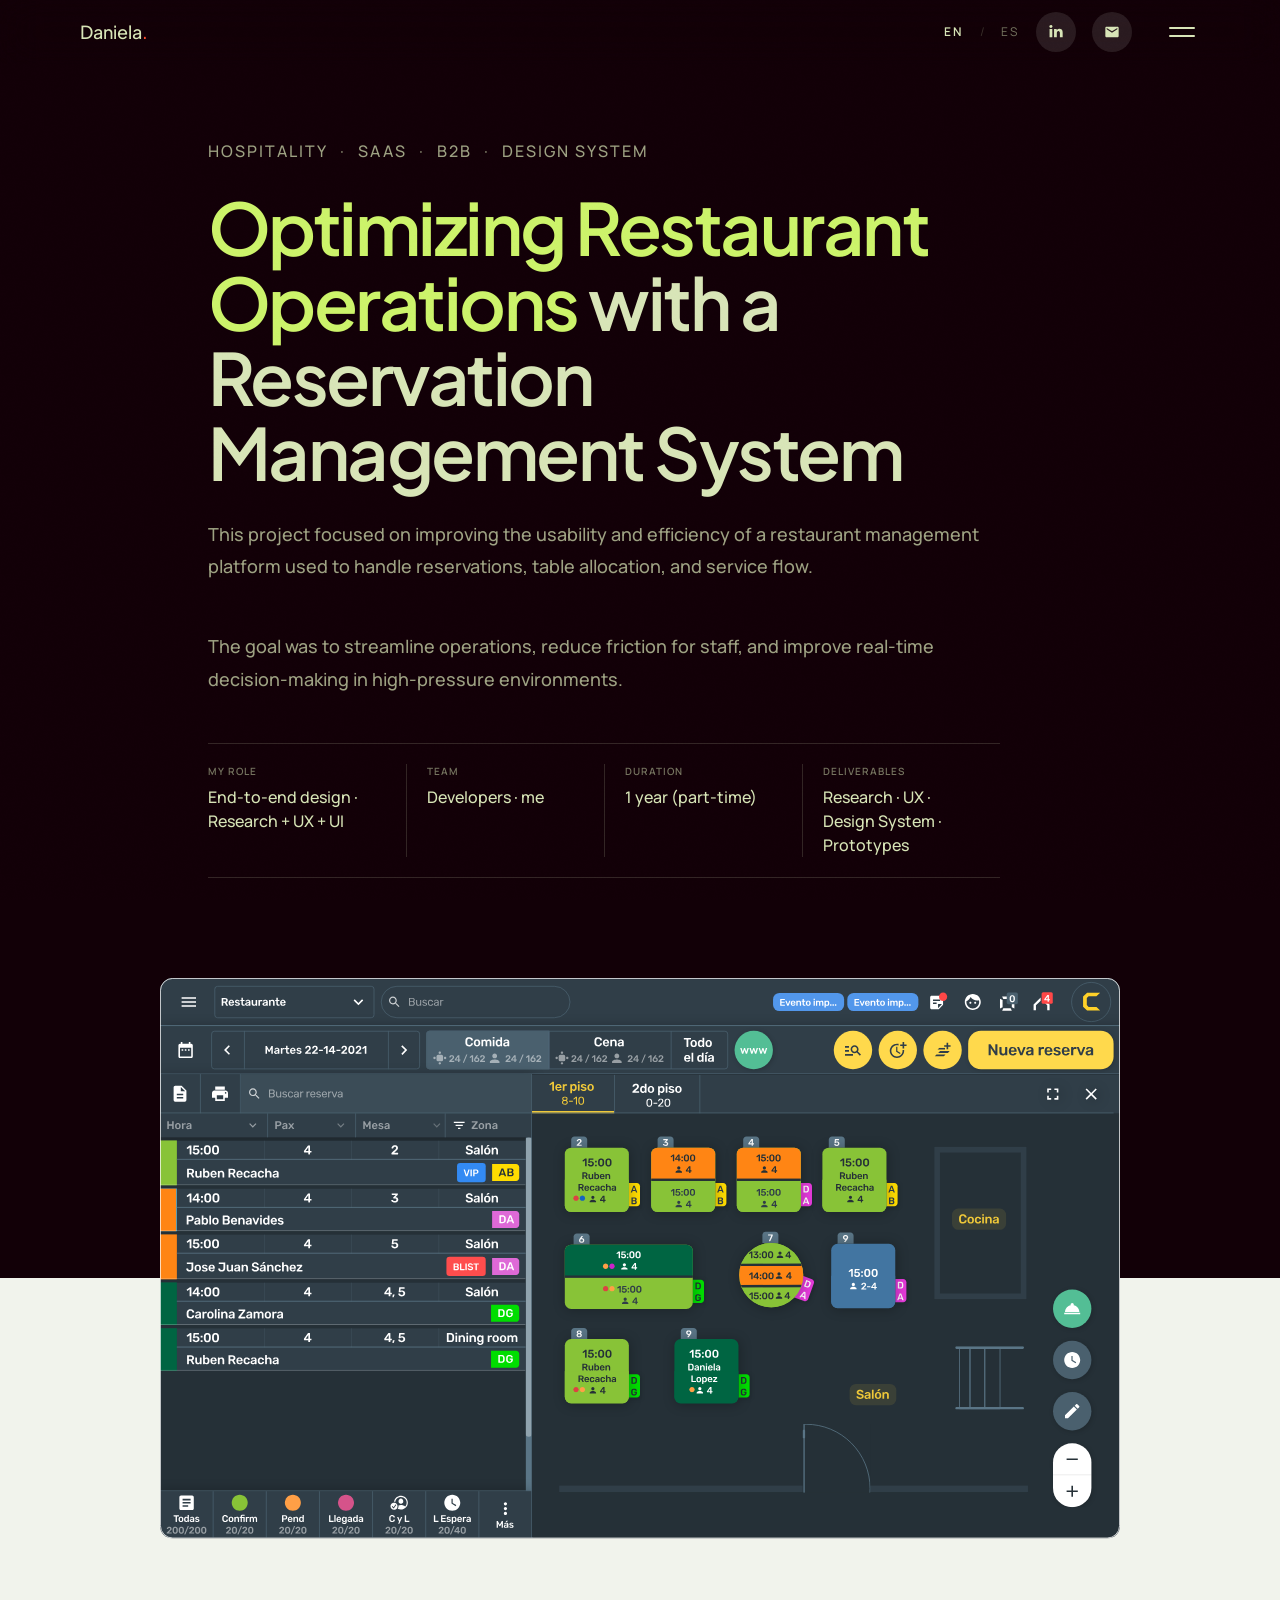
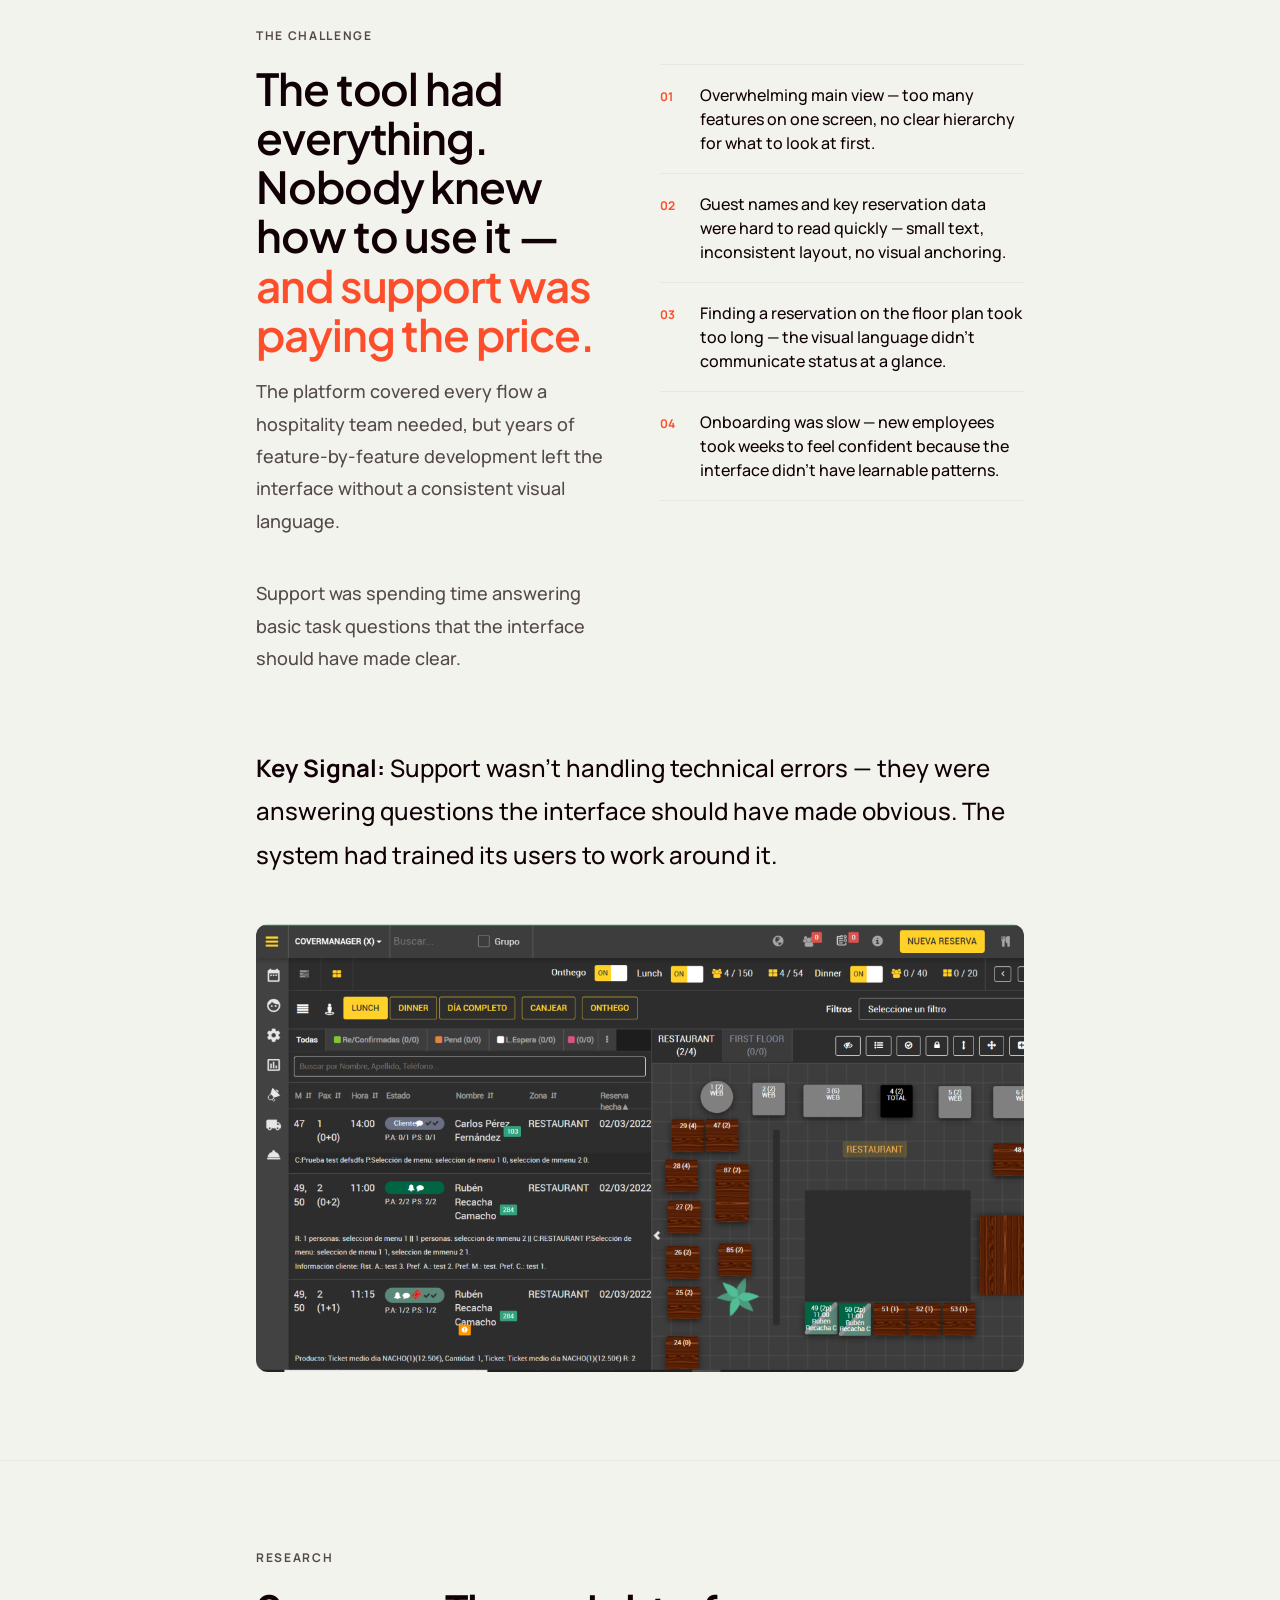
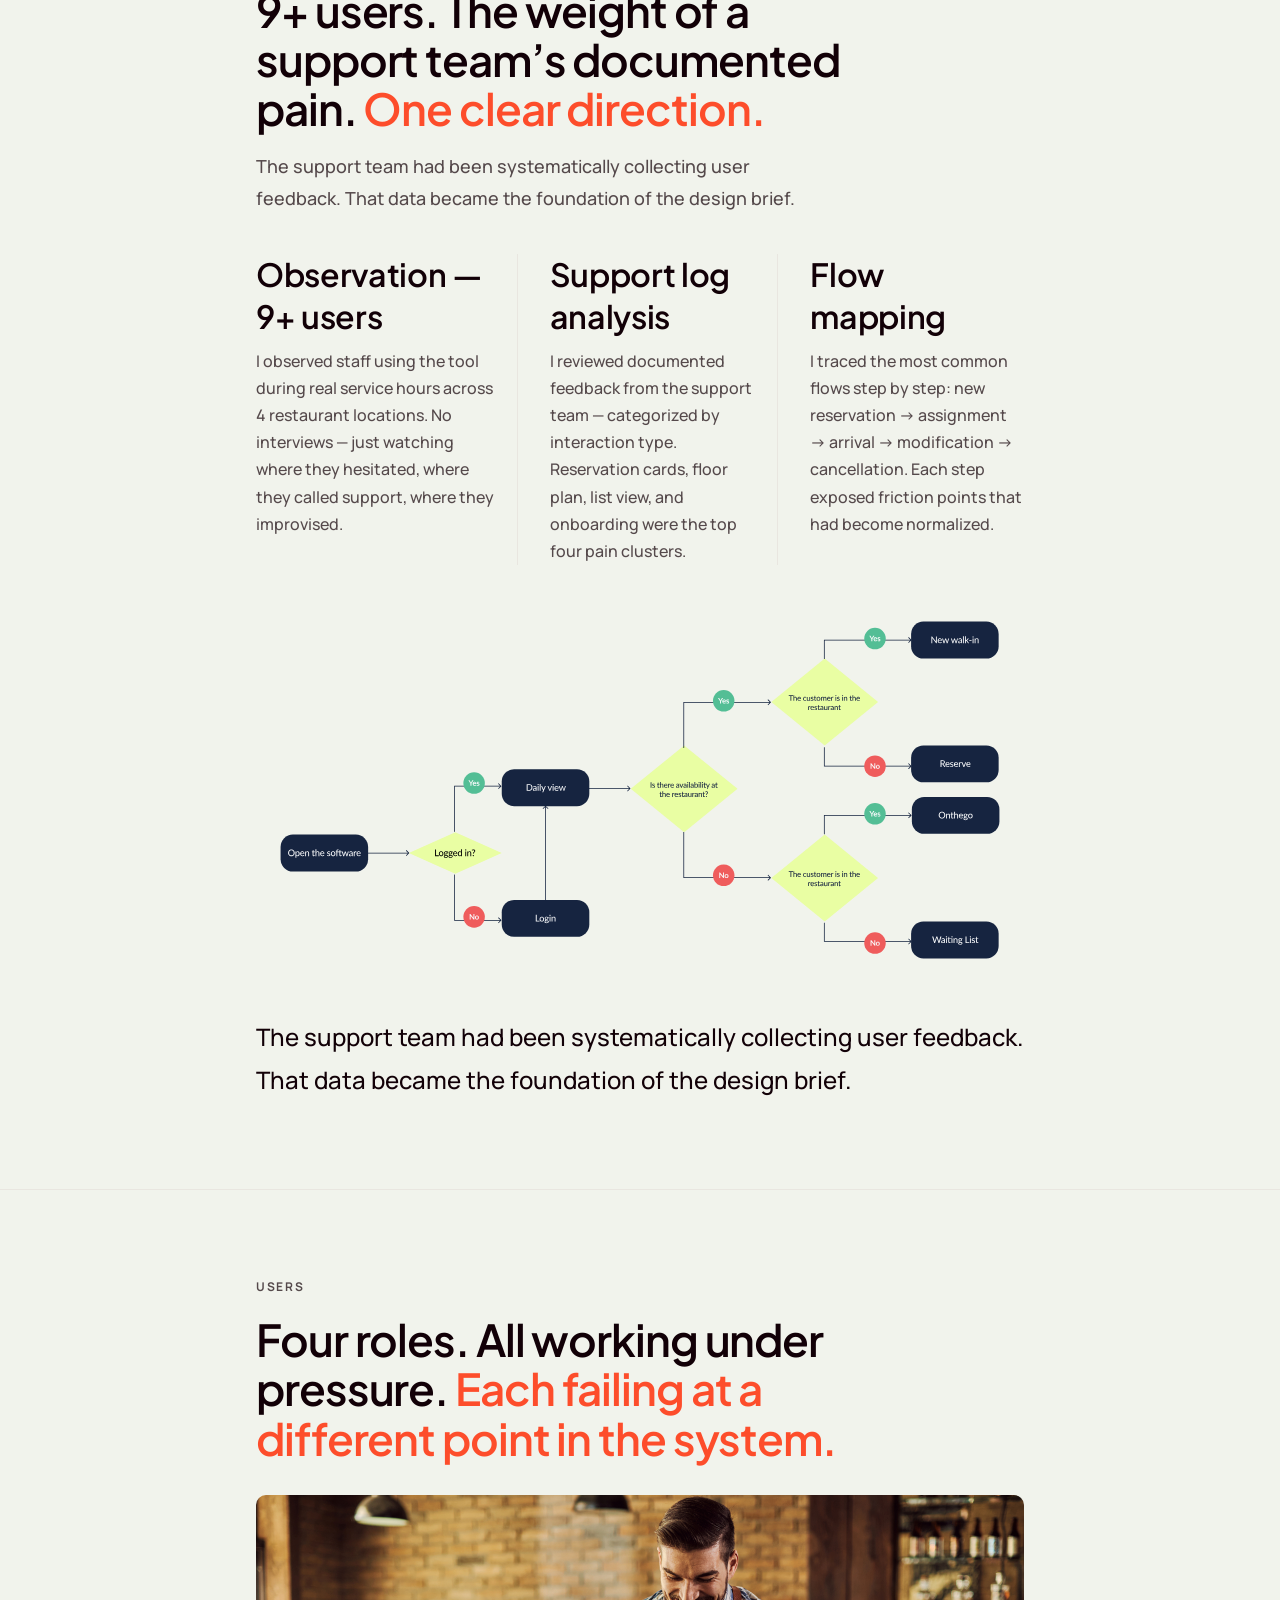
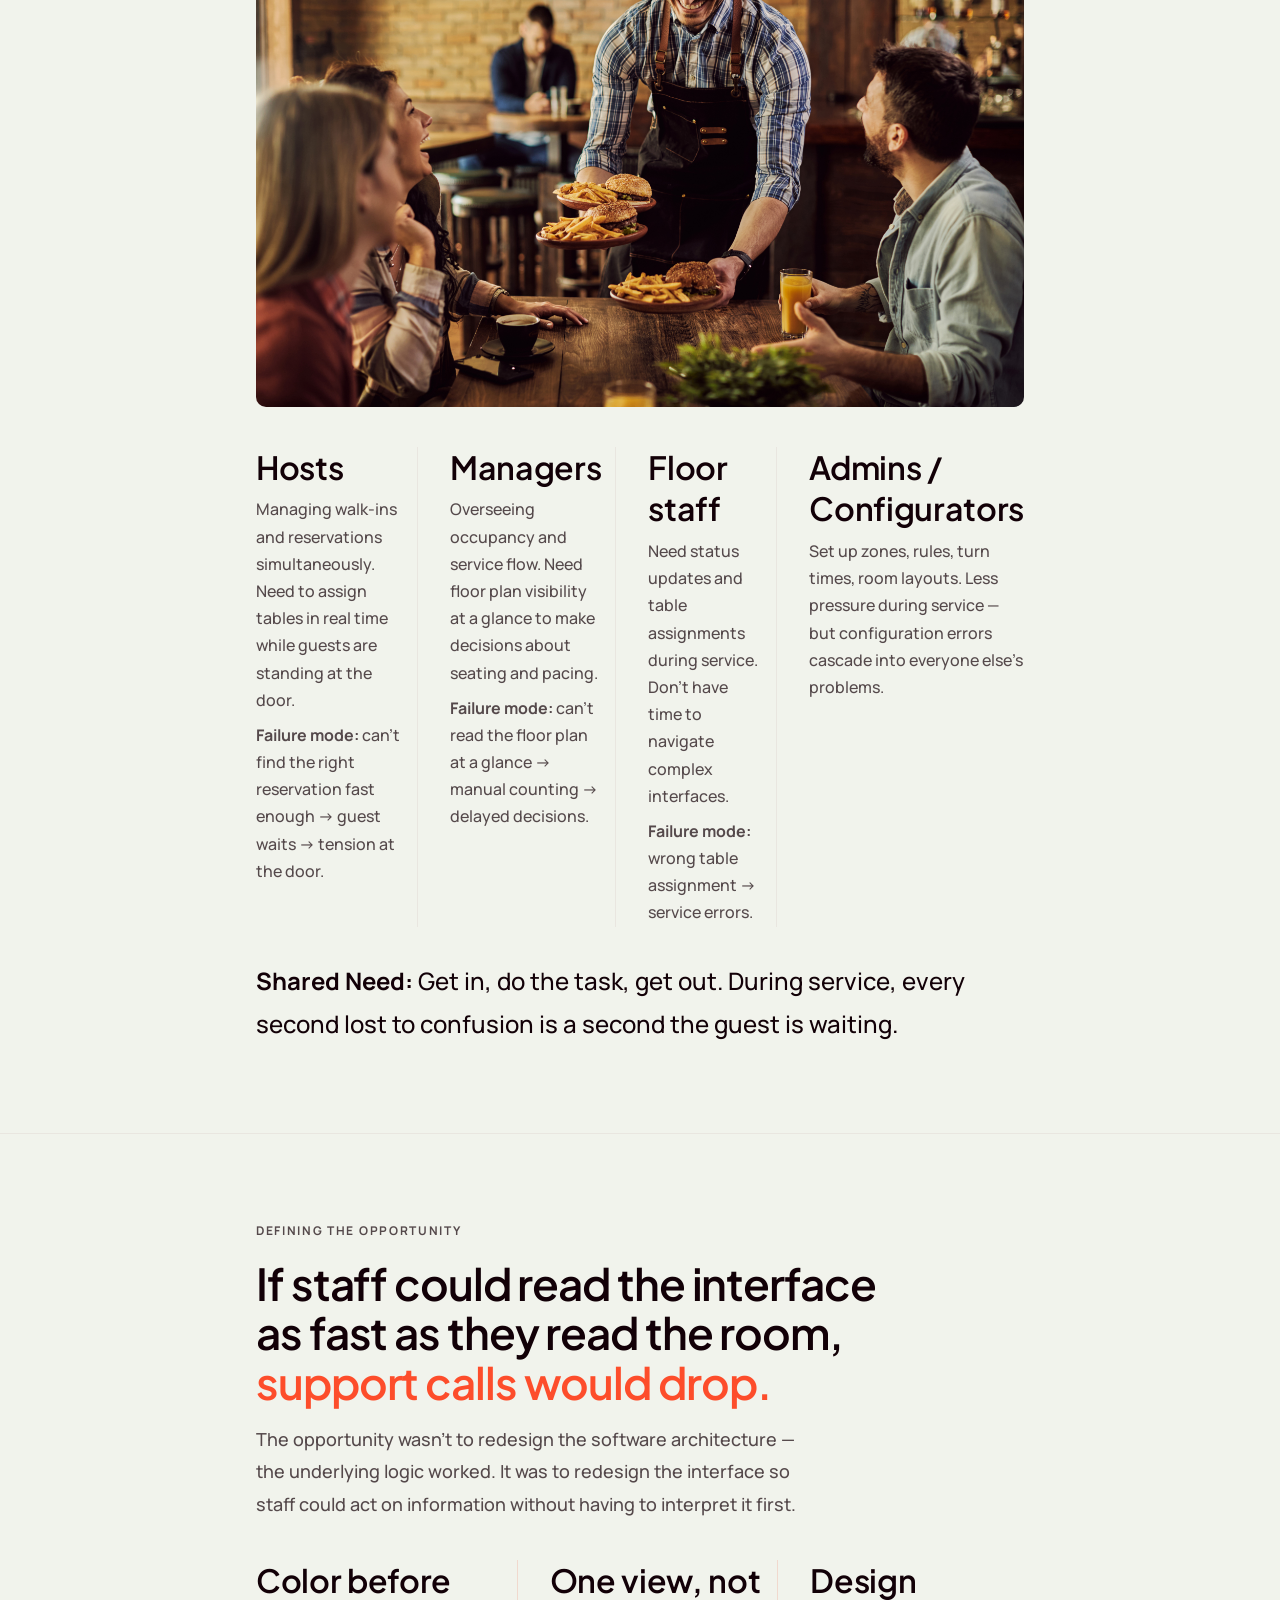
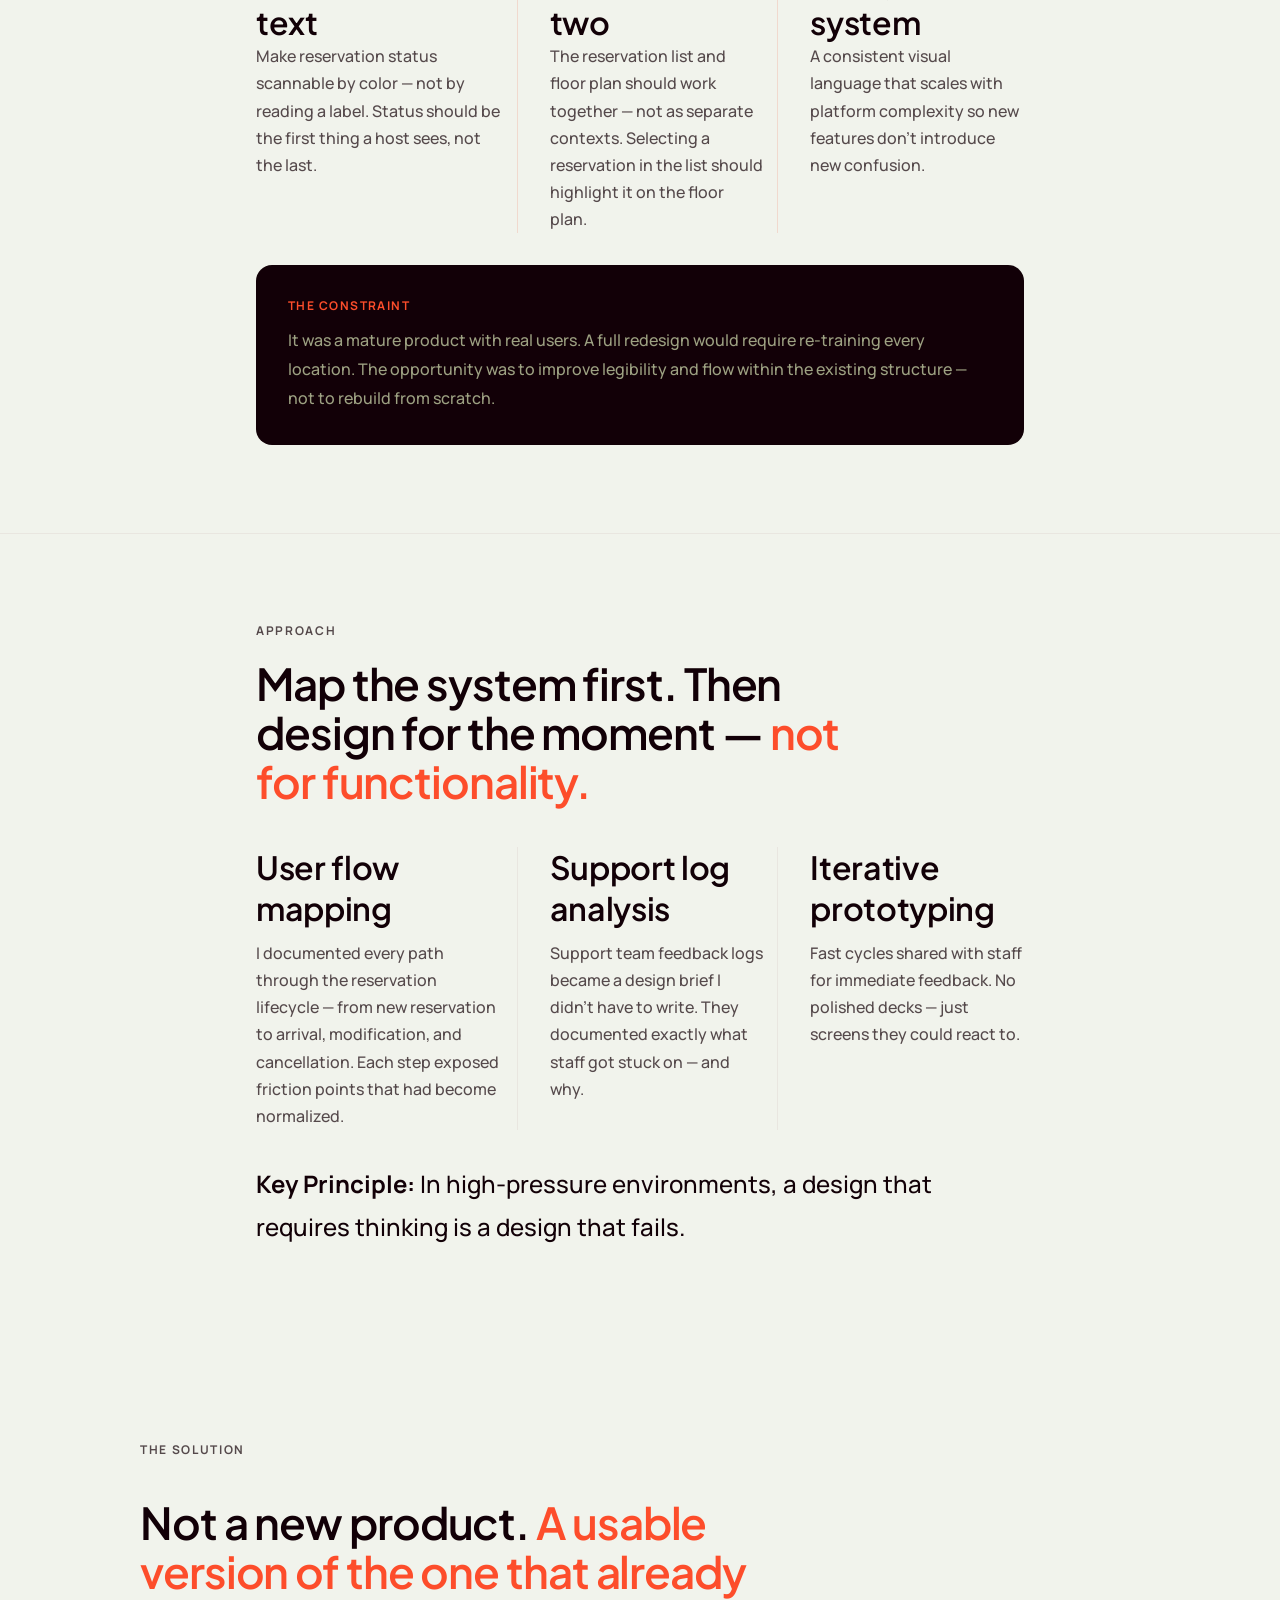
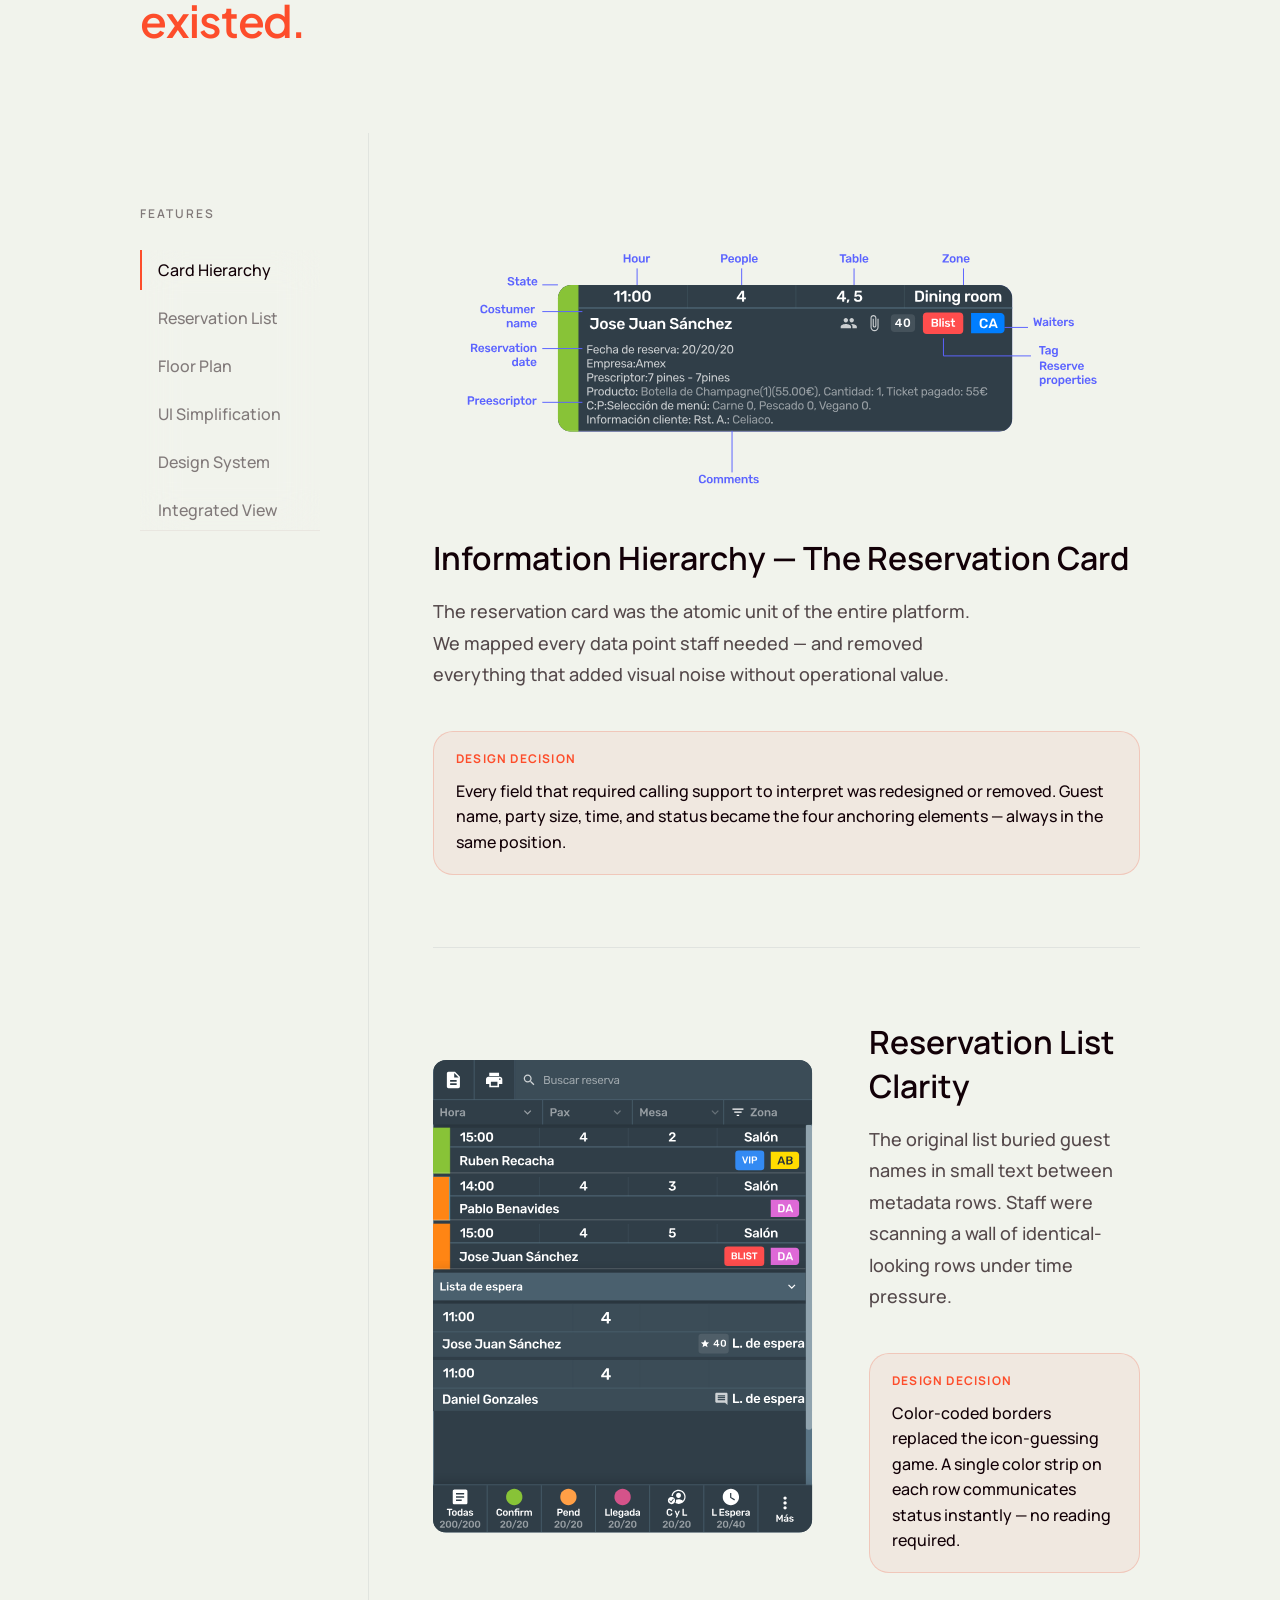
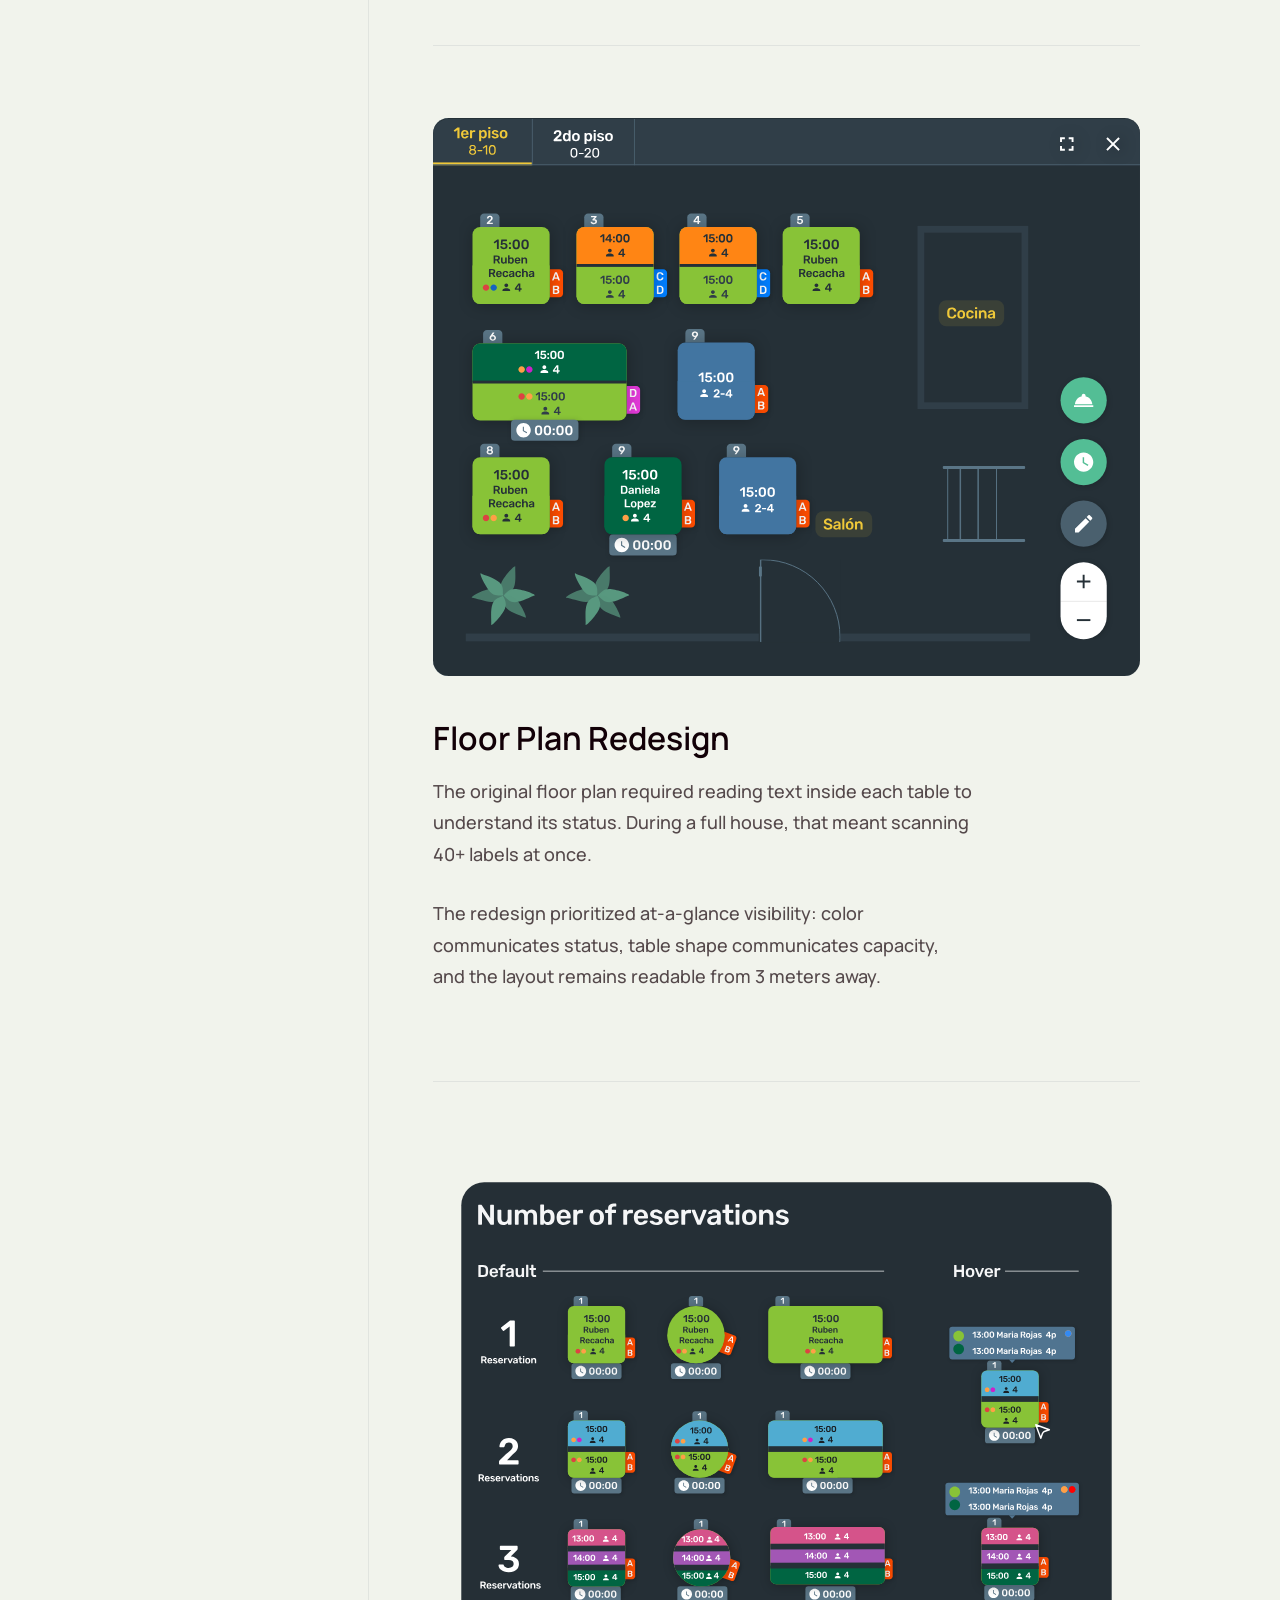
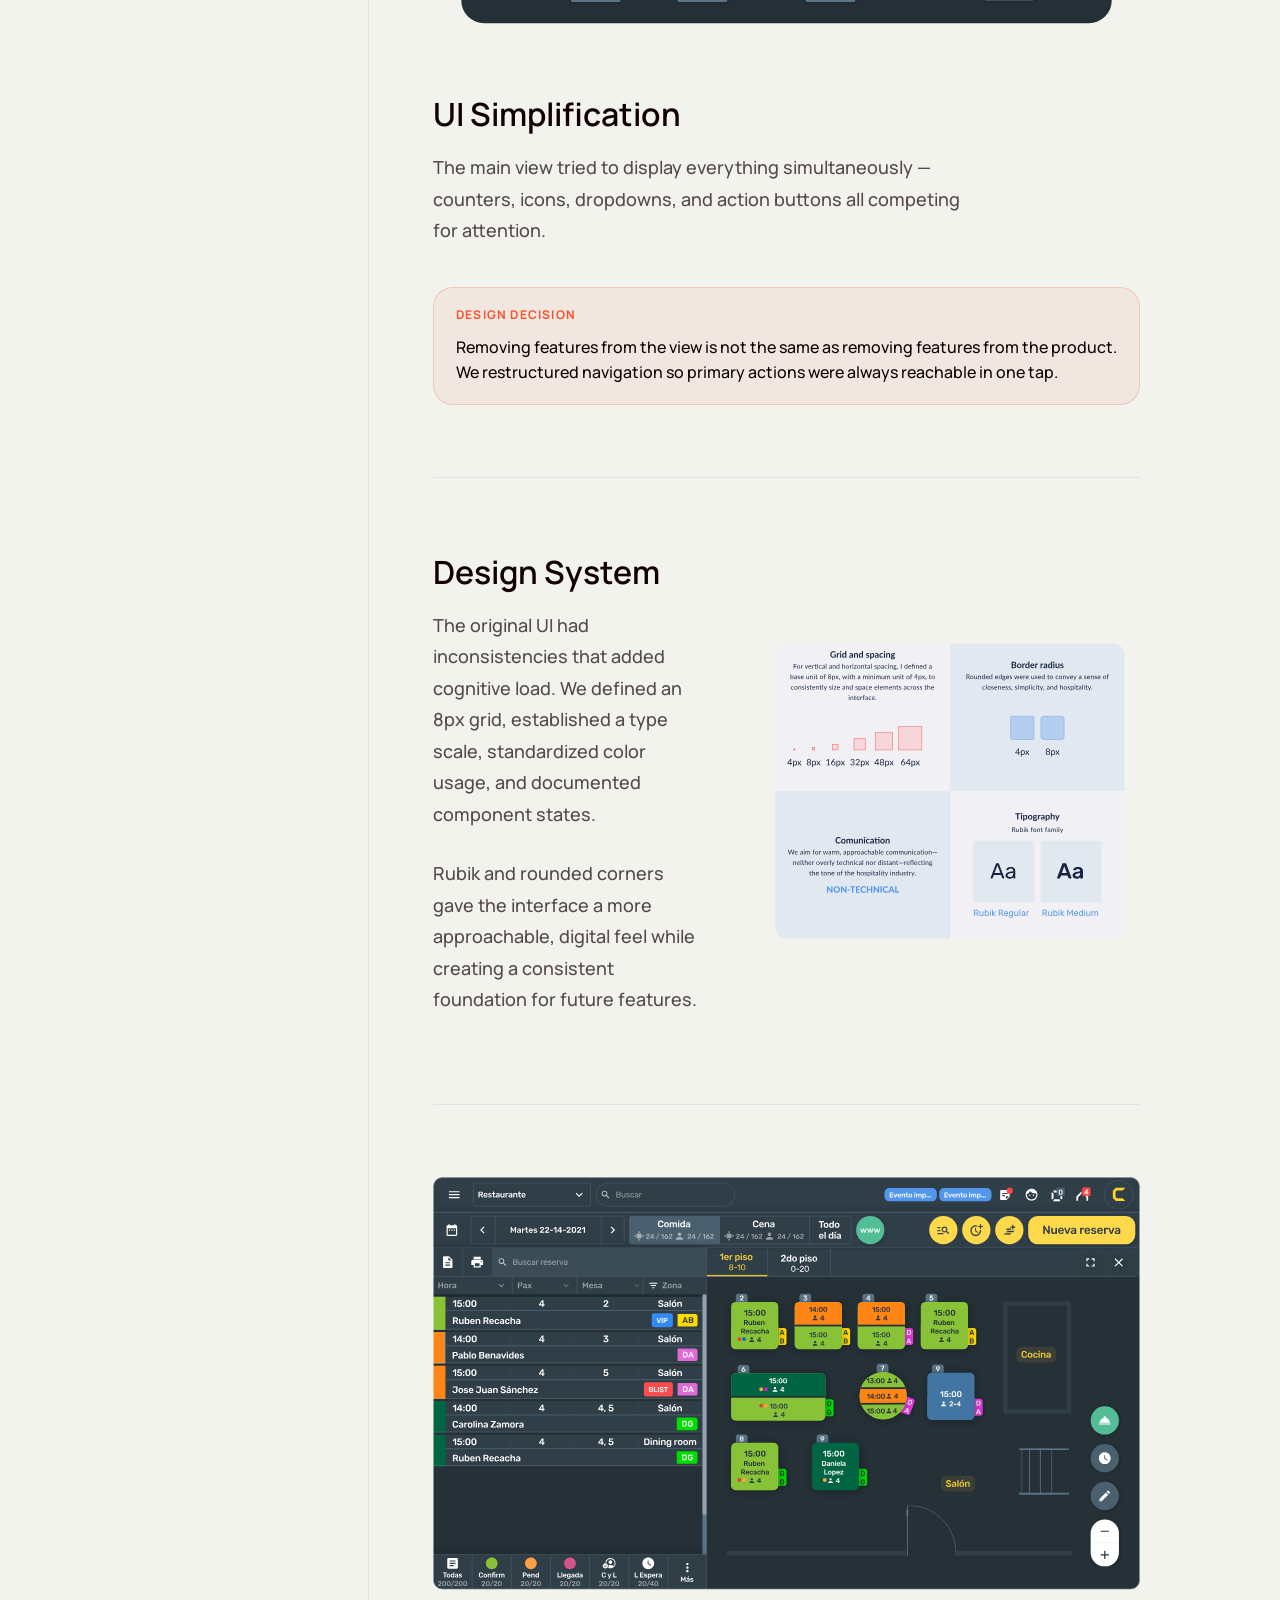
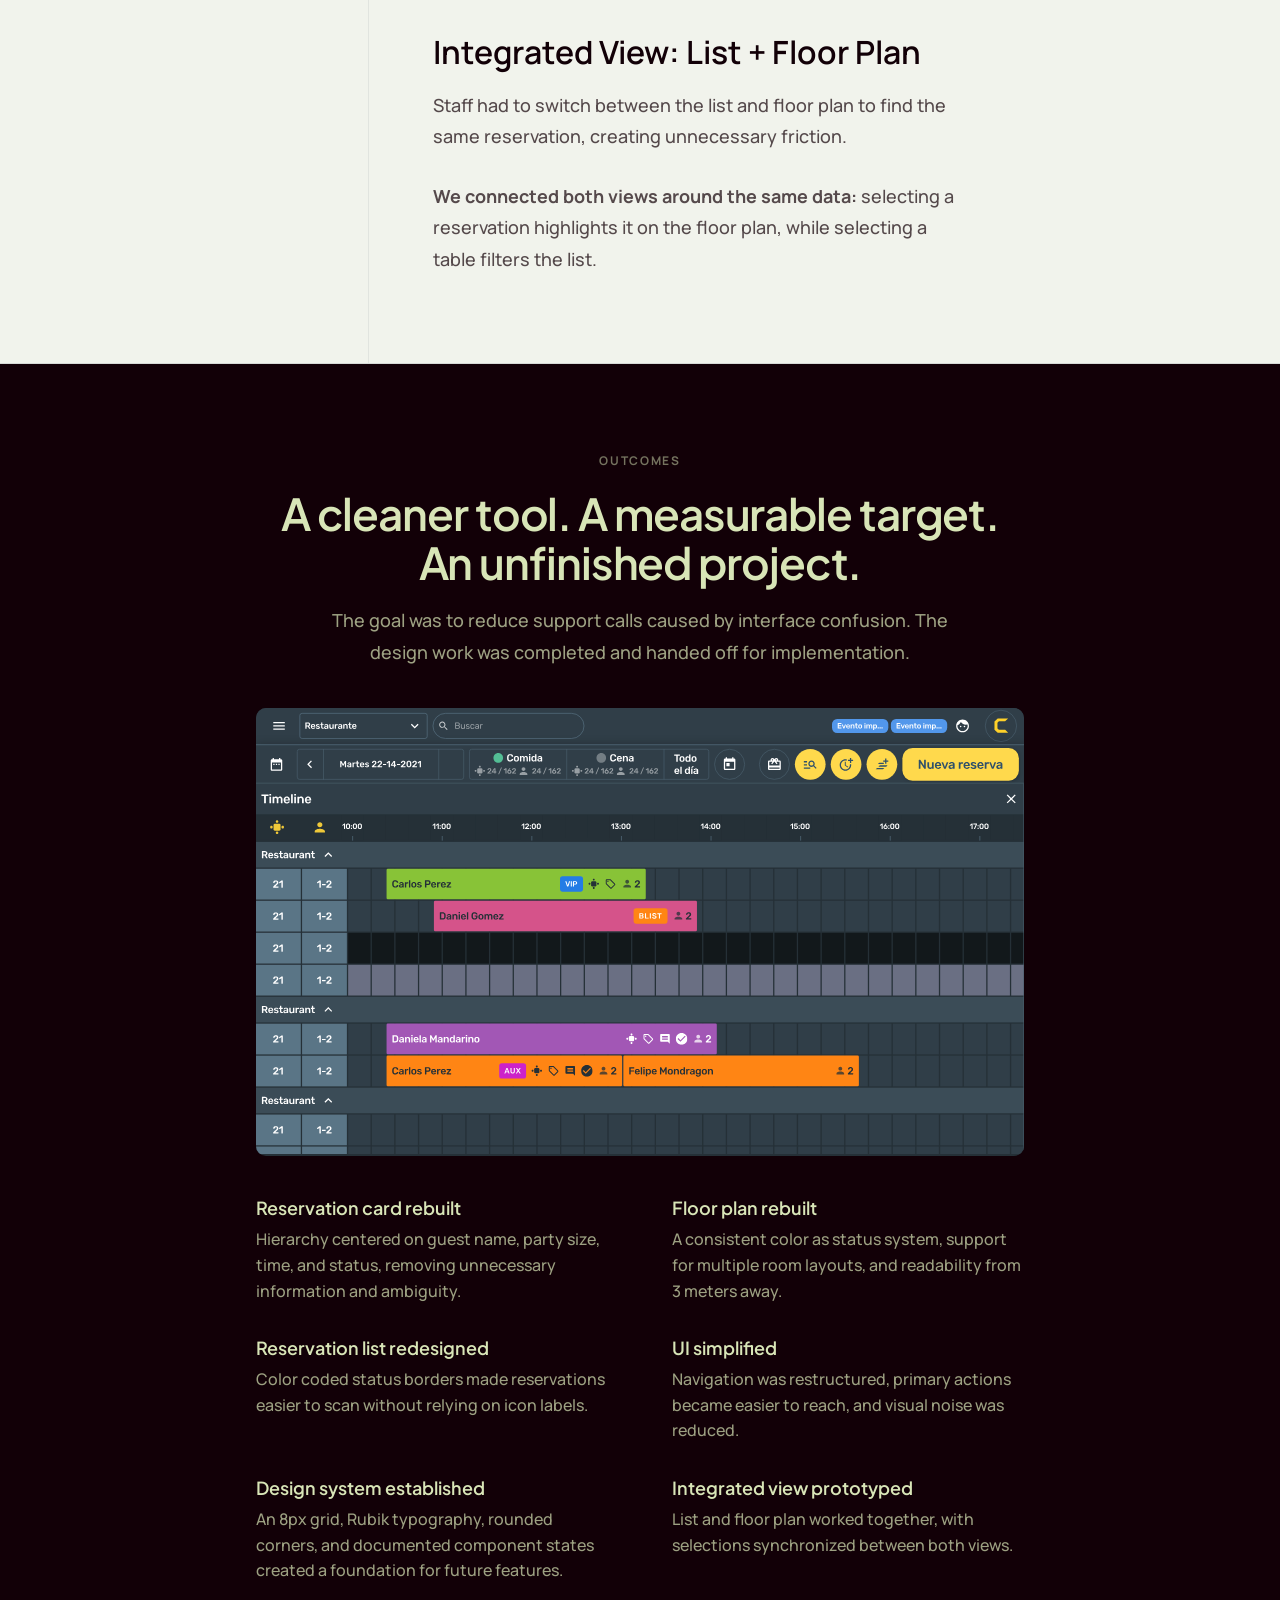
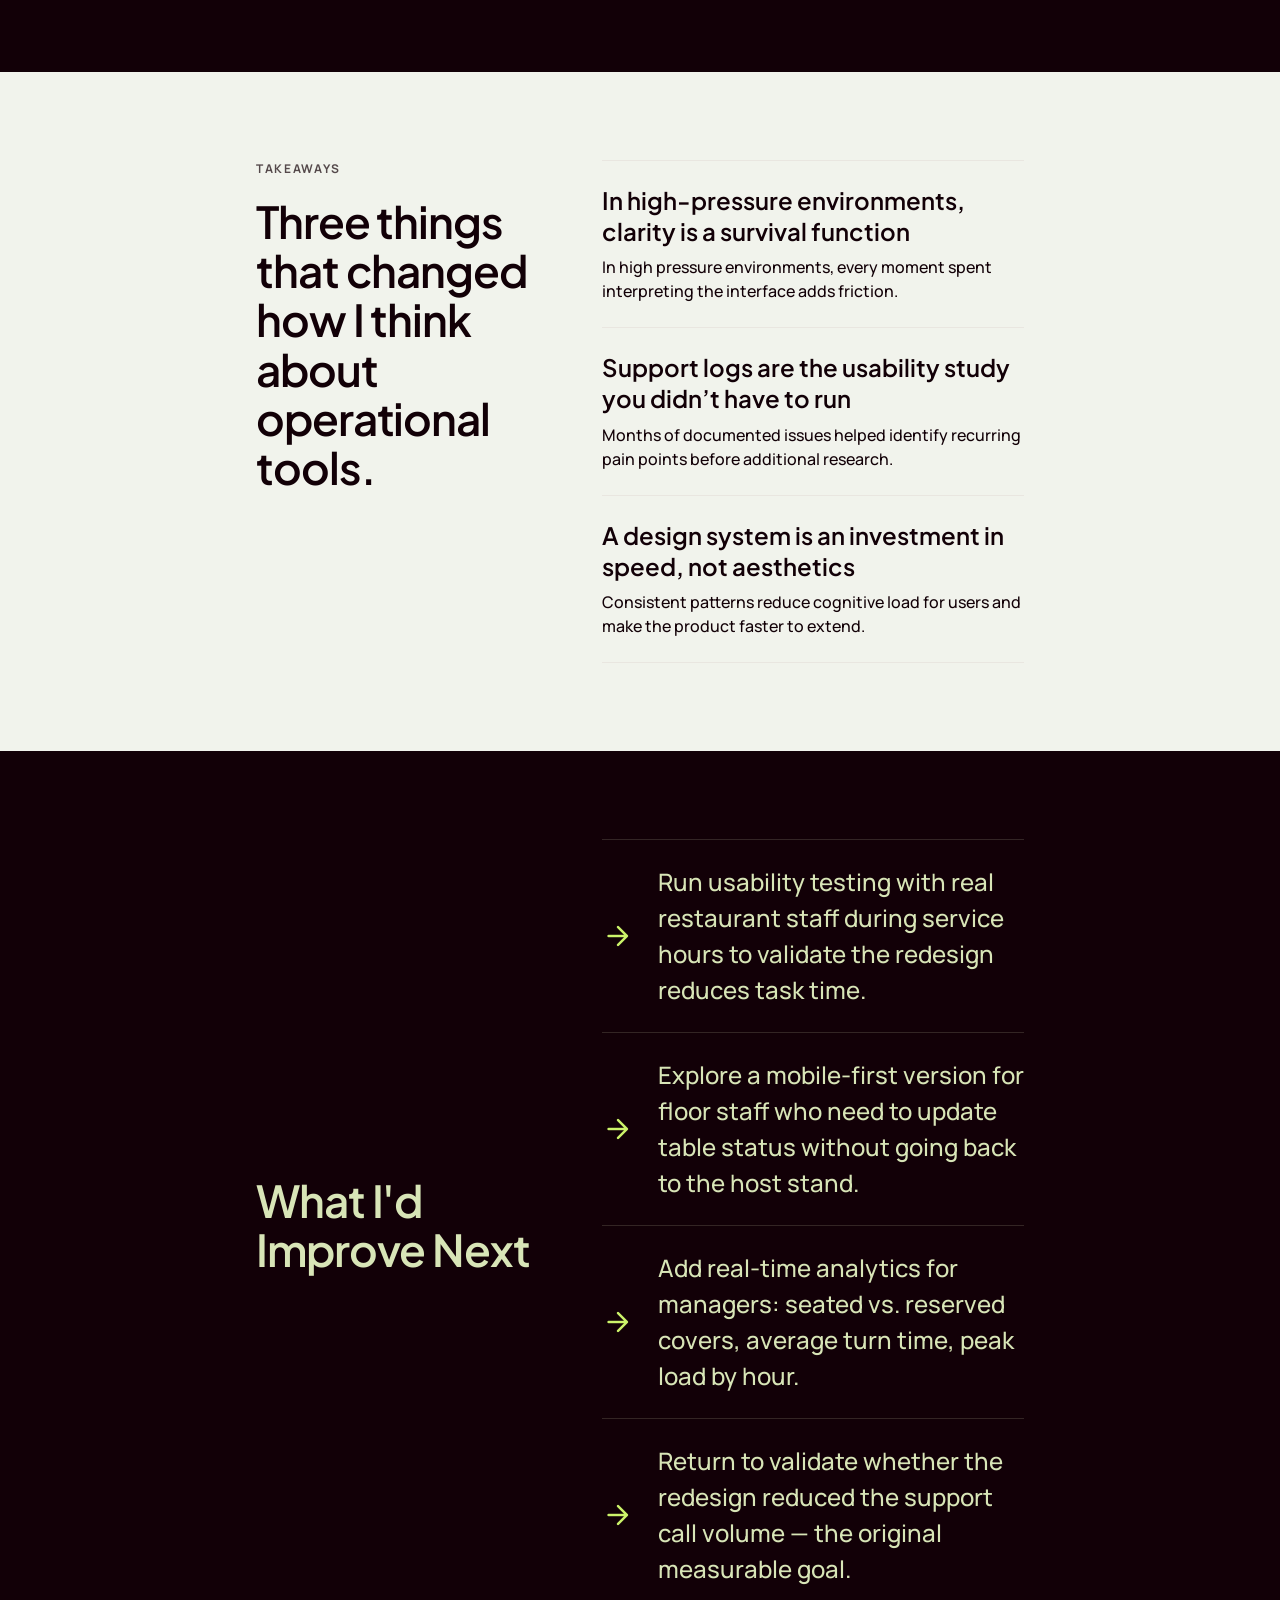
<file: case-study-3.html>
<!DOCTYPE html>
<html lang="en">

<head>
  <meta charset="UTF-8">
  <meta name="viewport" content="width=device-width, initial-scale=1.0">
  <title>Restaurant Reservations | Daniela.</title>
  <link rel="preconnect" href="https://fonts.googleapis.com">
  <link rel="preconnect" href="https://fonts.gstatic.com" crossorigin>
  <link
    href="https://fonts.googleapis.com/css2?family=Bricolage+Grotesque:opsz,wght@6..144,200..800&family=Inter:wght@300;400;500&family=Plus+Jakarta+Sans:wght@400;500;600;700;800&display=swap"
    rel="stylesheet">
  <link href="https://fonts.googleapis.com/css2?family=Material+Symbols+Rounded" rel="stylesheet" />
  <link rel="stylesheet" href="css/styles.css?v=113">
  <link rel="icon" type="image/png" href="./assets/images/favicon-cara.png">
</head>

<body class="cs3-page nav-dark">

  <!-- TOP NAV -->
  <nav class="top-nav" id="top-nav">
    <div class="top-nav-inner">
      <a href="index.html" class="top-nav-logo">Daniela<span class="logo-dot">.</span></a>
      <div class="top-nav-links">
        <a href="case-study-1.html" class="top-nav-link" data-i18n="nav_link_cs1">01 — Investing</a>
        <a href="case-study-2.html" class="top-nav-link" data-i18n="nav_link_cs2">02 — Support</a>
        <a href="case-study-3.html" class="top-nav-link" data-i18n="nav_link_cs3">03 — Hospitality</a>
      </div>
      <div class="top-nav-right">
        <div class="top-nav-lang">
          <button class="lang-btn active" data-lang="en">EN</button>
          <span class="lang-divider">/</span>
          <button class="lang-btn" data-lang="es">ES</button>
        </div>
        <a href="https://www.linkedin.com/in/kelly-daniela-sanchez-rojas/" target="_blank" rel="noopener noreferrer" class="top-nav-social" aria-label="LinkedIn"><svg width="16" height="16" viewBox="0 0 18 18" fill="currentColor" xmlns="http://www.w3.org/2000/svg"><path d="M12.7489 5.41502C12.762 5.41471 12.7753 5.41452 12.7885 5.41445C13.6878 5.40824 14.734 5.60658 15.3933 6.21566C16.4785 7.21803 16.4988 8.86753 16.499 10.2008L16.499 11.3589L16.4999 14.9966C16.1142 15.0032 15.7105 14.9978 15.3237 14.9979L13.3898 14.9969L13.3907 12.1875L13.3908 10.8328C13.3907 9.88297 13.5256 8.29415 12.2365 8.01951C11.8722 7.94188 11.3872 7.96853 11.0373 8.08263C10.5867 8.22954 10.3478 8.49118 10.1529 8.88538C9.90997 9.40428 9.91605 10.0696 9.91597 10.6257V11.656L9.91605 14.9976L6.80811 14.9972L6.80869 5.64521L9.79106 5.64551C9.79072 6.07145 9.78222 6.52309 9.79389 6.94649C9.8773 6.87043 9.93672 6.76557 10.0012 6.67346C10.0671 6.57816 10.1418 6.48848 10.2245 6.40545C10.9198 5.71326 11.7566 5.44532 12.7489 5.41502Z"/><path d="M1.75029 5.64502L4.85795 5.6456L4.85834 14.9972C4.5136 15.002 4.15535 14.9979 3.80955 14.998L1.74951 14.9977L1.75029 5.64502Z"/><path d="M3.23675 1.00107C4.23066 0.968271 5.06468 1.69548 5.09932 2.62507C5.13396 3.55466 4.35608 4.33439 3.36215 4.36639C2.36881 4.39837 1.53573 3.67137 1.50111 2.74234C1.4665 1.81332 2.24345 1.03384 3.23675 1.00107Z"/></svg></a>
        <a href="mailto:daniela.sanchez.rojas.4@gmail.com" class="top-nav-social" aria-label="Email"><svg width="16" height="16" viewBox="0 0 18 18" fill="currentColor" xmlns="http://www.w3.org/2000/svg"><path d="M3 15C2.5875 15 2.23125 14.8563 1.93125 14.5688C1.64375 14.2688 1.5 13.9125 1.5 13.5V4.5C1.5 4.0875 1.64375 3.7375 1.93125 3.45C2.23125 3.15 2.5875 3 3 3H15C15.4125 3 15.7625 3.15 16.05 3.45C16.35 3.7375 16.5 4.0875 16.5 4.5V13.5C16.5 13.9125 16.35 14.2688 16.05 14.5688C15.7625 14.8563 15.4125 15 15 15H3ZM9 9.75L15 6V4.5L9 8.25L3 4.5V6L9 9.75Z"/></svg></a>
      </div>
    </div>
  </nav>
  <button class="hamburger" id="hamburger" aria-label="Open menu">
    <span></span><span></span>
  </button>
  <div class="mobile-overlay" id="mobile-overlay"></div>
  <nav class="mobile-menu" id="mobile-menu">
    <div class="mobile-menu-header">
      <span class="mobile-menu-label" data-i18n="mobile_menu_label">Case Studies</span>
    </div>
    <div class="mobile-cs-list">
      <a href="case-study-1.html" class="mobile-cs-item">
        <div class="mobile-cs-item-text">
          <h3 class="mobile-cs-title" data-i18n-html="cs1_title_html">Reframing Self-Directed Investing <span class="hero-accent">Through AI</span></h3>
          <p class="mobile-cs-tags">
            <span class="tag-role">Fintech</span>
            <span class="tag-role">B2C</span>
            <span class="tag-role">AI-Powered</span>
          </p>
        </div>
        <img src="assets/images/arrow.svg" alt="" class="mobile-cs-arrow">
      </a>
      <a href="case-study-2.html" class="mobile-cs-item">
        <div class="mobile-cs-item-text">
          <h3 class="mobile-cs-title" data-i18n-html="cs2_title_html"><span class="hero-accent">Redesigning an Internal Support Tool</span> — and Discovering a Product Worth Selling</h3>
          <p class="mobile-cs-tags">
            <span class="tag-role">Fintech</span>
            <span class="tag-role">B2B</span>
            <span class="tag-role">Design System</span>
          </p>
        </div>
        <img src="assets/images/arrow.svg" alt="" class="mobile-cs-arrow">
      </a>
      <a href="case-study-3.html" class="mobile-cs-item">
        <div class="mobile-cs-item-text">
          <h3 class="mobile-cs-title" data-i18n-html="cs3_title_html"><span class="hero-accent">Optimizing Restaurant Operations</span> with a Reservation Management System</h3>
          <p class="mobile-cs-tags">
            <span class="tag-role">Hospitality</span>
            <span class="tag-role">SaaS</span>
            <span class="tag-role">B2B</span>
            <span class="tag-role">Design System</span>
          </p>
        </div>
        <img src="assets/images/arrow.svg" alt="" class="mobile-cs-arrow">
      </a>
    </div>
  </nav>

  <div class="page-wrapper">
    <main class="main-content">

      <!-- ═══════════════════════════════ HERO ═══════════════════════════════ -->
      <div class="hero-band cs3">
        <div class="page">
          <div class="hero">
            <div class="case-study-tags">
              <span class="tag-role">Hospitality</span>
              <span class="tag-role">SaaS</span>
              <span class="tag-role">B2B</span>
              <span class="tag-role">Design System</span>
            </div>

            <h1 class="hero-title" data-i18n-html="cs3_hero_title"><span class="blue">Optimizing Restaurant Operations</span> with a Reservation Management System</h1>

            <p class="hero-desc" data-i18n="cs3_desc_p1">A restaurant management platform had every feature a
              hospitality team could need: reservations, floor plans, table status, zones, waitlists, service flows. But
              during the 45 seconds between seating a party and picking up a phone, nobody had time to figure out which
              icon did what. Support calls were the workaround.</p>

            <p class="hero-desc" style="margin-top:16px;" data-i18n="cs3_desc_p2">Over a year, I led the redesign of the
              core workflows — from the reservation list to the floor plan to the information architecture of every
              card. The goal wasn't to add features. It was to make the existing ones usable under pressure.</p>

            <div class="meta-strip">
              <div class="meta-col">
                <div class="mk" data-i18n="role">My Role</div>
                <div class="mv" data-i18n="cs3_role_val">End-to-end Design · Research + UX + UI</div>
              </div>
              <div class="meta-col">
                <div class="mk" data-i18n="team">Team</div>
                <div class="mv" data-i18n="cs3_team_val">Developers · me</div>
              </div>
              <div class="meta-col">
                <div class="mk" data-i18n="cs3_duration_label">Duration</div>
                <div class="mv" data-i18n="cs3_duration_val">1 year (part-time)</div>
              </div>
              <div class="meta-col">
                <div class="mk" data-i18n="cs3_deliverables_label">Deliverables</div>
                <div class="mv" data-i18n="cs3_deliverables_val">Research · UX · Design System · Prototypes</div>
              </div>
            </div>
          </div>
        </div>
      </div>
      <div class="cs-shot-frame">
        <div class="cs-shot-mat">
          <img src="assets/images/case3-daily-view.svg" class="cs-shot"
            alt="Restaurant platform — redesigned integrated view">
        </div>
      </div>

      <!-- ═════════════════════ 01 THE CHALLENGE ═════════════════════ -->
      <div class="page">
        <div class="s">
          <div class="slabel" data-i18n="section_label_challenge">The Challenge</div>
          <div style="display:grid;grid-template-columns:3fr 3fr;gap:40px;align-items:start;">
            <div>
              <h2 class="sh" style="max-width:none;" data-i18n-html="cs3_challenge_h2">The tool had everything. Nobody knew how to use it — <span class="blue">and support
                was paying the price.</span></h2>
              <p class="ssub" style="max-width:none;" data-i18n="cs3_challenge_sub">The platform covered every flow a hospitality
                team needed, but years of feature-by-feature development left the interface without a consistent visual
                language.</p>
              <p class="ssub" style="max-width:none;margin-top:16px;" data-i18n="cs3_challenge_sub2">Support was spending
                time answering basic task questions that the interface should have made clear.</p>
            </div>
            <div class="pain-list" id="challenge-pain-list" style="margin-top:0;">
              <div class="pain-item">
                <div class="pn">01</div>
                <div class="pt" data-i18n="cs3_pain1">Overwhelming main view — too many features on one screen, no clear
                  hierarchy for what to look at first.</div>
              </div>
              <div class="pain-item">
                <div class="pn">02</div>
                <div class="pt" data-i18n="cs3_pain2">Guest names and key reservation data were hard to read quickly —
                  small text, inconsistent layout, no visual anchoring.</div>
              </div>
              <div class="pain-item">
                <div class="pn">03</div>
                <div class="pt" data-i18n="cs3_pain3">Finding a reservation on the floor plan took too long — the visual
                  language didn't communicate status at a glance.</div>
              </div>
              <div class="pain-item">
                <div class="pn">04</div>
                <div class="pt" data-i18n="cs3_pain4">Onboarding was slow — new employees took weeks to feel confident
                  because the interface didn't have learnable patterns.</div>
              </div>
            </div>
          </div>

          <p class="ssub" style="max-width:none;margin-top:32px;margin-bottom:0;color:#120007;font-size:24px;" data-i18n-html="cs3_challenge_ins"><strong>Key
            Signal:</strong> Support wasn't handling technical errors — they were answering questions the interface
            should have made obvious. The system had trained its users to work around it.</p>

          <img src="assets/images/case3-before.png" style="width:100%;border-radius:12px;display:block;margin-top:48px;"
            alt="Restaurant platform — floor plan before redesign">
        </div>
      </div>

      <div class="divider"></div>

      <!-- ═════════════════════ 02 RESEARCH ═════════════════════ -->
      <div class="page">
        <div class="s">
          <div class="slabel" data-i18n="cs3_research_label">Research</div>
          <h2 class="sh" data-i18n-html="cs3_research_h2">9+ users. A support team's worth of documented pain. <span class="blue">One clear
            direction.</span></h2>
          <p class="ssub" data-i18n="cs3_research_sub">The support team had been collecting user feedback systematically
            — the closest thing to a continuous usability study. Combined with direct observation sessions, it gave us a
            precise map of where the tool was failing.</p>

          <div class="grid3">
            <div class="card fc">
              <div class="fc-title" data-i18n="cs3_research_s1_title">Observation — 9+ users</div>
              <p class="fc-body" data-i18n="cs3_research_s1_body">Watched staff use the tool during actual service
                hours across all 4 roles. What they clicked, what they skipped, what they said out loud.</p>
            </div>
            <div class="card fc">
              <div class="fc-title" data-i18n="cs3_research_s2_title">Support log analysis</div>
              <p class="fc-body" data-i18n="cs3_research_s2_body">Reviewed the support team's documented feedback —
                categorized by interaction, frequency, and severity. Turned a support backlog into a prioritized
                design brief.</p>
            </div>
            <div class="card fc">
              <div class="fc-title" data-i18n="cs3_research_s3_title">Workflow mapping</div>
              <p class="fc-body" data-i18n="cs3_research_s3_body">Traced the most common flows step by step: new
                booking → assignment → arrival → seating → table turnover. Identified exact moments where users
                abandoned the tool.</p>
            </div>
          </div>

          <img class="image-container" src="assets/images/case3-flow.svg"
            style="width:100%;border-radius:10px;margin-top:32px;display:block;"
            alt="User flow: login to reservation types">

          <p class="ssub" style="max-width:none;margin-top:32px;margin-bottom:0;color:#120007;font-size:24px;" data-i18n="cs3_research_ins">The
            support team had been systematically collecting user feedback. That data became the foundation of the
            design brief.</p>
        </div>
      </div>

      <div class="divider"></div>

      <!-- ═════════════════════ 03 USERS ═════════════════════ -->
      <div class="bg">
        <div class="page">
          <div class="s">
            <div class="slabel" data-i18n="cs3_users_label">Users</div>
            <h2 class="sh" data-i18n-html="cs3_users_h2">Four roles. All working under pressure. <span class="blue">Each failing in a different
              place.</span></h2>
            <img class="image-container" src="assets/images/case3-hospitality.jpg"
              style="width:100%;border-radius:10px;margin-top:32px;display:block;"
              alt="User flow: login to reservation types">

            <div class="grid3" style="grid-template-columns:repeat(4,1fr);margin-top:40px;">
              <div class="card fc">
                <span class="fc-title" data-i18n="cs3_u1_title">Hosts</span>
                <p class="fc-body" style="margin-top:8px;" data-i18n="cs3_u1_body">Managing walk-ins and reservations
                  simultaneously. Need to assign tables in real time while guests are standing at the door.</p>
                <p class="fc-body" style="margin-top:8px;" data-i18n-html="cs3_u1_fail"><strong>Failure mode:</strong> can't
                  find the right reservation fast enough → guest waits → tension at the door.</p>
              </div>
              <div class="card fc">
                <span class="fc-title" data-i18n="cs3_u2_title">Managers</span>
                <p class="fc-body" style="margin-top:8px;" data-i18n="cs3_u2_body">Overseeing occupancy and service flow.
                  Need floor plan visibility at a glance to make decisions about seating and pacing.</p>
                <p class="fc-body" style="margin-top:8px;" data-i18n-html="cs3_u2_fail"><strong>Failure mode:</strong> can't
                  read the floor plan at a glance → manual counting → delayed decisions.</p>
              </div>
              <div class="card fc">
                <span class="fc-title" data-i18n="cs3_u3_title">Floor staff</span>
                <p class="fc-body" style="margin-top:8px;" data-i18n="cs3_u3_body">Need status updates and table
                  assignments during service. Don't have time to navigate complex interfaces.</p>
                <p class="fc-body" style="margin-top:8px;" data-i18n-html="cs3_u3_fail"><strong>Failure mode:</strong> wrong
                  table assignment → service errors.</p>
              </div>
              <div class="card fc">
                <span class="fc-title" data-i18n="cs3_u4_title">Admins / Configurators</span>
                <p class="fc-body" style="margin-top:8px;" data-i18n="cs3_u4_body">Set up zones, rules, turn times, room
                  layouts. Less pressure during service — but configuration errors cascade into everyone else's
                  problems.</p>
              </div>
            </div>

            <p class="ssub" style="max-width:none;margin-top:32px;margin-bottom:0;color:#120007;font-size:24px;" data-i18n-html="cs3_users_ins"><strong>Shared
              Need:</strong> Get in, do the task, get out. During service, every second lost to confusion is a second
              the guest is waiting.</p>
          </div>
        </div>
      </div>

      <div class="divider"></div>

      <!-- ═════════════════════ 04 FRAMING THE OPPORTUNITY ═════════════════════ -->
      <div class="page">
        <div class="s">
          <div class="slabel" data-i18n="cs3_opp_label">Framing the Opportunity</div>
          <h2 class="sh" data-i18n-html="cs3_opp_h2">If staff could read the interface as fast as they read the room, <span class="blue">support
            calls would drop.</span></h2>
          <p class="ssub" data-i18n="cs3_opp_sub">The opportunity wasn't to redesign the software architecture — the
            underlying logic was sound. The opportunity was to redesign the surface: the visual language, the
            information hierarchy, and the interaction patterns that staff encountered under pressure.</p>

          <div class="grid3" id="opportunity-grid" style="margin-top:32px;">
            <div class="card fc">
              <span class="fc-title" data-i18n="cs3_opp_c1_title">Color before text</span>
              <p class="fc-body" data-i18n="cs3_opp_c1_body">Make reservation status scannable by color — not by reading
                a label or decoding an icon.</p>
            </div>
            <div class="card fc">
              <span class="fc-title" data-i18n="cs3_opp_c2_title">One view, not two</span>
              <p class="fc-body" data-i18n="cs3_opp_c2_body">Reservation list and floor plan should work together — not
                as separate contexts that require switching.</p>
            </div>
            <div class="card fc">
              <span class="fc-title" data-i18n="cs3_opp_c3_title">Design system</span>
              <p class="fc-body" data-i18n="cs3_opp_c3_body">A consistent visual language that scales to the platform's
                complexity without adding to cognitive load.</p>
            </div>
          </div>

          <div class="dd" style="margin-top:32px;">
            <span class="dd-tag" data-i18n="cs3_opp_dd_tag">The constraint</span>
            <p class="dd-body" data-i18n-html="cs3_opp_dd_body">This was a mature product with real users. A full
              redesign would require retraining. <strong>Every change had to feel like an improvement — not a
                replacement.</strong> Adoptable without a training session.</p>
          </div>
        </div>
      </div>

      <div class="divider"></div>

      <!-- ═════════════════════ 05 APPROACH ═════════════════════ -->
      <div class="bg">
        <div class="page">
          <div class="s">
            <div class="slabel" data-i18n="cs3_approach_label">Approach</div>
            <h2 class="sh" data-i18n-html="cs3_approach_h2">Map the system first. Then design for the moment — <span class="blue">not the
              feature.</span></h2>

            <div class="grid3">
              <div class="card fc">
                <div class="fc-title" data-i18n="cs3_appr_s1_title">User flow mapping</div>
                <p class="fc-body" data-i18n="cs3_appr_s1_body">Documented every path through the reservation lifecycle
                  — from new booking to table turnover. Identified exact moments where users abandoned the
                  interface.</p>
              </div>
              <div class="card fc">
                <div class="fc-title" data-i18n="cs3_appr_s2_title">Support log analysis</div>
                <p class="fc-body" data-i18n="cs3_appr_s2_body">The support team's feedback logs became a structured
                  design brief — ranked by frequency and severity of interface failures.</p>
              </div>
              <div class="card fc">
                <div class="fc-title" data-i18n="cs3_appr_s3_title">Iterative prototyping</div>
                <p class="fc-body" data-i18n="cs3_appr_s3_body">Rapid cycles shared with staff for quick feedback. No
                  long review cycles — if it needed explaining, it needed redesigning.</p>
              </div>
            </div>

            <p class="ssub" style="max-width:none;margin-top:32px;margin-bottom:0;color:#120007;font-size:24px;" data-i18n-html="cs3_appr_ins"><strong>Key
              Principle:</strong> In high-pressure environments, a design that requires thinking is a design that
              fails.</p>
          </div>
        </div>
      </div>

      <!-- ═════════════════════ 06 THE SOLUTION ═════════════════════ -->
      <div class="cs-solution-wrapper">

        <div class="cs-solution-header">
          <div class="cs-solution-header-left">
            <span class="slabel" data-i18n="cs3_solution_label">The Solution</span>
            <h2 class="sh" data-i18n-html="cs3_solution_h2">Not a new product. <span class="blue">A usable version of the one that already
              existed.</span></h2>
          </div>
        </div>

        <div class="cs-solution-body">

          <div class="cs-solution-sidebar">
            <span class="cs-solution-sidebar-label">Features</span>
            <nav class="cs-solution-nav">
              <a class="cs-sol-link active" href="#cs3-f1" data-target="cs3-f1">
                <span class="cs-sol-link-num">01</span>
                <span class="cs-sol-link-text">Card Hierarchy</span>
              </a>
              <a class="cs-sol-link" href="#cs3-f2" data-target="cs3-f2">
                <span class="cs-sol-link-num">02</span>
                <span class="cs-sol-link-text">Reservation List</span>
              </a>
              <a class="cs-sol-link" href="#cs3-f3" data-target="cs3-f3">
                <span class="cs-sol-link-num">03</span>
                <span class="cs-sol-link-text">Floor Plan</span>
              </a>
              <a class="cs-sol-link" href="#cs3-f4" data-target="cs3-f4">
                <span class="cs-sol-link-num">04</span>
                <span class="cs-sol-link-text">UI Simplification</span>
              </a>
              <a class="cs-sol-link" href="#cs3-f5" data-target="cs3-f5">
                <span class="cs-sol-link-num">05</span>
                <span class="cs-sol-link-text">Design System</span>
              </a>
              <a class="cs-sol-link" href="#cs3-f6" data-target="cs3-f6">
                <span class="cs-sol-link-num">06</span>
                <span class="cs-sol-link-text">Integrated View</span>
              </a>
            </nav>
          </div>

          <div class="cs-solution-features">

            <!-- Feature 01 -->
            <div class="cs-sol-feature" id="cs3-f1">
              <div class="cs-sol-feature-inner">
                <div class="cs-sol-feature-text">
                  <div class="feat-n">01</div>
                  <div class="feat-title" data-i18n="cs3_f1_title">Information Hierarchy — The Reservation Card</div>
                  <p class="ssub" style="margin-top:12px;" data-i18n="cs3_f1_goal">The reservation card was the atomic
                    unit of the entire platform. We mapped every field (state, time, party size, table, zone, name,
                    date, prescriptor, comments, waiters, tags) and rebuilt the hierarchy from scratch — primary
                    information at the top, status communicated by color at the left edge.</p>
                  <div class="cs-sol-why">
                    <h4 data-i18n="dd_tag">Design decision</h4>
                    <p data-i18n-html="cs3_f1_dd">Every field that required calling support to interpret was redesigned
                      or renamed. The card was anchored around what staff needed in the first 2 seconds — name, time,
                      table, status — not around database structure.</p>
                  </div>
                </div>
                <div class="cs-sol-feature-image">
                  <img src="assets/images/case3-item-list.svg" alt="Reservation card anatomy — annotated"
                    class="image-container">
                </div>
              </div>
            </div>

            <!-- Feature 02 -->
            <div class="cs-sol-feature" id="cs3-f2">
              <div class="cs-sol-feature-inner cs-sol-feature-inner--reverse">
                <div class="cs-sol-feature-text">
                  <div class="feat-n">02</div>
                  <div class="feat-title" data-i18n="cs3_f2_title">Reservation List Clarity</div>
                  <p class="ssub" style="margin-top:12px;" data-i18n="cs3_f2_goal">The original list buried customer
                    names in small text among columns of equal visual weight. We introduced color-coded left borders for
                    status, increased typographic hierarchy on names, standardized bottom navigation with
                    count-per-status tabs, and added contextual tags as colored chips.</p>
                  <div class="cs-sol-why">
                    <h4 data-i18n="dd_tag">Design decision</h4>
                    <p data-i18n-html="cs3_f2_dd">Color-coded borders replaced icon guessing. A 1-second status read
                      replaced a 10-second scan. The bottom tab bar — showing counts per status — gave managers an
                      at-a-glance view of service state without opening a separate report.</p>
                  </div>
                </div>
                <div class="cs-sol-feature-image">
                  <img src="assets/images/case3-waiting-list.svg" alt="Reservation list — color coded, readable names"
                    class="image-container">
                </div>
              </div>
            </div>

            <!-- Feature 03 -->
            <div class="cs-sol-feature" id="cs3-f3">
              <div class="cs-sol-feature-inner">
                <div class="cs-sol-feature-text">
                  <div class="feat-n">03</div>
                  <div class="feat-title" data-i18n="cs3_f3_title">Floor Plan Redesign</div>
                  <p class="ssub" style="margin-top:12px;" data-i18n="cs3_f3_goal">The original floor plan required
                    reading text inside each table to understand its status. During a full house, that meant scanning
                    40+ labels at once.</p>
                  <p class="ssub" style="margin-top:12px;" data-i18n="cs3_f3_dd">The redesign prioritized at-a-glance
                    visibility: color communicates status, table shape communicates capacity, and the layout remains
                    readable from 3 meters away.</p>
                </div>
                <div class="cs-sol-feature-image">
                  <img src="assets/images/case3-plane.svg" alt="Floor plan — color-coded table status, multi-floor"
                    class="image-container">
                </div>
              </div>
            </div>

            <!-- Feature 04 -->
            <div class="cs-sol-feature" id="cs3-f4">
              <div class="cs-sol-feature-inner cs-sol-feature-inner--reverse">
                <div class="cs-sol-feature-text">
                  <div class="feat-n">04</div>
                  <div class="feat-title" data-i18n="cs3_f4_title">UI Simplification</div>
                  <p class="ssub" style="margin-top:12px;" data-i18n="cs3_f4_goal">The main view tried to surface
                    everything simultaneously — counters, icons, toggles, and controls competing for attention. We
                    restructured the navigation, introduced a dark-themed data table with avatar-based customer
                    identification, clear filter chips, and a high-contrast primary action button. Secondary actions
                    were grouped and deprioritized.</p>
                  <div class="cs-sol-why">
                    <h4 data-i18n="dd_tag">Design decision</h4>
                    <p data-i18n-html="cs3_f4_dd">Removing features from view isn't the same as removing features. Staff
                      needed 3 primary actions for 90% of their service interactions. The redesign put those 3 in reach
                      — everything else accessible but not competing for attention.</p>
                  </div>
                </div>
                <div class="cs-sol-feature-image">
                  <img src="assets/images/case3-table-crm.svg" alt="Dark data table — filters, avatars, clear hierarchy"
                    class="image-container">
                </div>
              </div>
            </div>

            <!-- Feature 05 -->
            <div class="cs-sol-feature" id="cs3-f5">
              <div class="cs-sol-feature-inner">
                <div class="cs-sol-feature-text">
                  <div class="feat-n">05</div>
                  <div class="feat-title" data-i18n="cs3_f5_title">Design System</div>
                  <p class="ssub" style="margin-top:12px;" data-i18n="cs3_f5_goal">The original UI had inconsistencies
                    that added cognitive load. We defined an 8px grid, established a type scale, standardized color
                    usage, and documented component states.</p>
                  <p class="ssub" style="margin-top:12px;" data-i18n="cs3_f5_dd">Rubik and rounded corners gave the
                    interface a more approachable, digital feel while creating a consistent foundation for future
                    features.</p>
                </div>
                <div class="cs-sol-feature-image">
                  <img src="assets/images/case3-guidelines.svg" alt="Design system — 8px grid, Rubik, border radius, tone"
                    class="image-container">
                </div>
              </div>
            </div>

            <!-- Feature 06 -->
            <div class="cs-sol-feature" id="cs3-f6">
              <div class="cs-sol-feature-inner cs-sol-feature-inner--reverse">
                <div class="cs-sol-feature-text">
                  <div class="feat-n">06</div>
                  <div class="feat-title" data-i18n="cs3_f6_title">Integrated View: List + Floor Plan</div>
                  <p class="ssub" style="margin-top:12px;" data-i18n="cs3_f6_goal">Staff had to switch between the list
                    and floor plan to find the same reservation, creating unnecessary friction.</p>
                  <p class="ssub" style="margin-top:12px;" data-i18n-html="cs3_f6_dd"><strong>We connected both views
                      around the same data:</strong> selecting a reservation highlights it on the floor plan, while
                    selecting a table filters the list.</p>
                </div>
                <div class="cs-sol-feature-image">
                  <img src="assets/images/case3-daily-view.svg"
                    alt="Integrated view — reservation list + floor plan side by side" class="image-container">
                </div>
              </div>
            </div>

          </div><!-- /cs-solution-features -->
        </div><!-- /cs-solution-body -->
      </div><!-- /cs-solution-wrapper -->

      <!-- ═════════════════════ 07 OUTCOMES ═════════════════════ -->
      <div class="bg">
        <div class="page">
          <div class="s">
            <div class="slabel" data-i18n="cs3_outcomes_label">Outcomes</div>
            <h2 class="sh" data-i18n="cs3_outcomes_h2">A cleaner tool. A measurable target. An unfinished project.</h2>
            <p class="ssub" data-i18n="cs3_outcomes_sub">The goal was to reduce support calls caused by interface
              confusion. The design work was completed and handed off for implementation.</p>

            <img src="assets/images/case-3-Vista timeline.svg" style="width:100%;border-radius:10px;display:block;margin-top:32px;" alt="Timeline view">

            <div class="out-summary-grid">
              <div>
                <div class="out-summary-title" data-i18n="cs3_out1_title">Reservation card rebuilt</div>
                <p class="out-summary-body" data-i18n="cs3_out1_body">Hierarchy centered on guest name, party size,
                  time, and status, removing unnecessary information and ambiguity.</p>
              </div>
              <div>
                <div class="out-summary-title" data-i18n="cs3_out3_title">Floor plan rebuilt</div>
                <p class="out-summary-body" data-i18n="cs3_out3_body">A consistent color as status system, support for
                  multiple room layouts, and readability from 3 meters away.</p>
              </div>
              <div>
                <div class="out-summary-title" data-i18n="cs3_out2_title">Reservation list redesigned</div>
                <p class="out-summary-body" data-i18n="cs3_out2_body">Color coded status borders made reservations
                  easier to scan without relying on icon labels.</p>
              </div>
              <div>
                <div class="out-summary-title" data-i18n="cs3_out4_title">UI simplified</div>
                <p class="out-summary-body" data-i18n="cs3_out4_body">Navigation was restructured, primary actions
                  became easier to reach, and visual noise was reduced.</p>
              </div>
              <div>
                <div class="out-summary-title" data-i18n="cs3_out5_title">Design system established</div>
                <p class="out-summary-body" data-i18n="cs3_out5_body">An 8px grid, Rubik typography, rounded corners,
                  and documented component states created a foundation for future features.</p>
              </div>
              <div>
                <div class="out-summary-title" data-i18n="cs3_out6_title">Integrated view prototyped</div>
                <p class="out-summary-body" data-i18n="cs3_out6_body">List and floor plan worked together, with
                  selections synchronized between both views.</p>
              </div>
            </div>
          </div>
        </div>
      </div>

      <!-- ═════════════════════ 08 TAKEAWAYS ═════════════════════ -->
      <div class="page">
        <div class="s">
          <div style="display:grid;grid-template-columns:2fr 3fr;gap:64px;align-items:start;">
            <div>
              <div class="slabel" data-i18n="cs3_takeaways_label">Takeaways</div>
              <h2 class="sh" style="margin-bottom:0;" data-i18n="cs3_takeaways_h2">Three things that changed how I think
                about operational tools.</h2>
            </div>
            <div class="learn-list">
              <div class="learn-item">
                <div class="learn-title" data-i18n="cs3_tk1_title">In high-pressure environments, clarity is a survival
                  function</div>
                <p class="learn-body" data-i18n="cs3_tk1_body">In high pressure environments, every moment spent
                  interpreting the interface adds friction.</p>
              </div>
              <div class="learn-item">
                <div class="learn-title" data-i18n="cs3_tk2_title">Support logs are the usability study you didn't have
                  to run</div>
                <p class="learn-body" data-i18n="cs3_tk2_body">Months of documented issues helped identify recurring
                  pain points before additional research.</p>
              </div>
              <div class="learn-item">
                <div class="learn-title" data-i18n="cs3_tk3_title">A design system is an investment in speed, not
                  aesthetics</div>
                <p class="learn-body" data-i18n="cs3_tk3_body">Consistent patterns reduce cognitive load for users and
                  make the product faster to extend.</p>
              </div>
            </div>
          </div>
        </div>
      </div>

      <!-- ═════════════════════ 09 WHAT I'D IMPROVE ═════════════════════ -->
      <div class="bg">
        <div class="page">
          <div class="s">
            <div class="next-grid">
              <div>
                <h2 class="sh" style="margin-bottom:0;" data-i18n="cs3_whatnext_label">What I'd Improve Next</h2>
              </div>
              <div class="pills" style="margin-top:0;">
                <div class="pill"><div class="pa material-symbols-rounded">arrow_forward</div><span class="pt" data-i18n="cs3_wn1">Run usability testing with real restaurant staff during service hours to validate the redesign reduces task time.</span></div>
                <div class="pill"><div class="pa material-symbols-rounded">arrow_forward</div><span class="pt" data-i18n="cs3_wn2">Explore a mobile-first version for floor staff who need to update table status without going back to the host stand.</span></div>
                <div class="pill"><div class="pa material-symbols-rounded">arrow_forward</div><span class="pt" data-i18n="cs3_wn3">Add real-time analytics for managers: seated vs. reserved covers, average turn time, peak load by hour.</span></div>
                <div class="pill"><div class="pa material-symbols-rounded">arrow_forward</div><span class="pt" data-i18n="cs3_wn4">Return to validate whether the redesign reduced the support call volume — the original measurable goal.</span></div>
              </div>
            </div>
          </div>
        </div>
      </div>

      <!-- CLOSING -->
      <div class="closing-wrap cs3">
        <div class="page">
          <div class="s">
            <div class="slabel light" data-i18n="closing_thought_label">Closing Thought</div>
            <h2 class="sh white" data-i18n-html="cs3_closing_h2">Great restaurant experiences start behind the scenes — <span
                class="blue">with tools that let staff focus on people, not processes.</span></h2>
            <p class="closing-sub" data-i18n="cs3_closing_sub">Designing for operational environments taught me that
              clarity and speed aren't design goals. They're business requirements. And a support team's documentation
              is the most honest usability test you can have.</p>
          </div>
        </div>
      </div>

      <!-- FOOTER -->
      <div class="footer">
        <div class="page">
          <a class="footer-nav-item prev" href="case-study-2.html">
            <img src="assets/images/arrow.svg" class="footer-nav-arrow" alt="">
            <div>
              <h3 class="footer-nav-title"><span class="hero-accent">Redesigning an Internal Support Tool</span> — and Discovering a Product Worth Selling</h3>
              <p class="footer-nav-tags">
                <span class="tag-role">Fintech</span>
                <span class="tag-role">B2B</span>
                <span class="tag-role">Design System</span>
              </p>
            </div>
          </a>
          <a class="footer-nav-item next" href="case-study-1.html">
            <div>
              <h3 class="footer-nav-title">Reframing Self-Directed Investing <span class="hero-accent">Through AI</span></h3>
              <p class="footer-nav-tags">
                <span class="tag-role">Fintech</span>
                <span class="tag-role">B2C</span>
                <span class="tag-role">AI-Powered</span>
              </p>
            </div>
            <img src="assets/images/arrow.svg" class="footer-nav-arrow" alt="">
          </a>
        </div>
      </div>

      <!-- FOOTER SECTION -->
      <footer class="main-footer">
        <div class="footer-content" data-reveal>
          <h2 class="heading-h2 footer-title" data-i18n="footer_title">Let's build products people actually want to use.
          </h2>
          <p class="text-body footer-subtitle" data-i18n="footer_subtitle">I'm always interested in discussing product
            design, fintech, SaaS, AI, and new opportunities.</p>
          <div class="footer-links">
            <a href="https://www.linkedin.com/in/kelly-daniela-sanchez-rojas/" target="_blank" rel="noopener noreferrer" class="top-nav-social" aria-label="LinkedIn"><svg width="16" height="16" viewBox="0 0 18 18" fill="currentColor" xmlns="http://www.w3.org/2000/svg"><path d="M12.7489 5.41502C12.762 5.41471 12.7753 5.41452 12.7885 5.41445C13.6878 5.40824 14.734 5.60658 15.3933 6.21566C16.4785 7.21803 16.4988 8.86753 16.499 10.2008L16.499 11.3589L16.4999 14.9966C16.1142 15.0032 15.7105 14.9978 15.3237 14.9979L13.3898 14.9969L13.3907 12.1875L13.3908 10.8328C13.3907 9.88297 13.5256 8.29415 12.2365 8.01951C11.8722 7.94188 11.3872 7.96853 11.0373 8.08263C10.5867 8.22954 10.3478 8.49118 10.1529 8.88538C9.90997 9.40428 9.91605 10.0696 9.91597 10.6257V11.656L9.91605 14.9976L6.80811 14.9972L6.80869 5.64521L9.79106 5.64551C9.79072 6.07145 9.78222 6.52309 9.79389 6.94649C9.8773 6.87043 9.93672 6.76557 10.0012 6.67346C10.0671 6.57816 10.1418 6.48848 10.2245 6.40545C10.9198 5.71326 11.7566 5.44532 12.7489 5.41502Z"/><path d="M1.75029 5.64502L4.85795 5.6456L4.85834 14.9972C4.5136 15.002 4.15535 14.9979 3.80955 14.998L1.74951 14.9977L1.75029 5.64502Z"/><path d="M3.23675 1.00107C4.23066 0.968271 5.06468 1.69548 5.09932 2.62507C5.13396 3.55466 4.35608 4.33439 3.36215 4.36639C2.36881 4.39837 1.53573 3.67137 1.50111 2.74234C1.4665 1.81332 2.24345 1.03384 3.23675 1.00107Z"/></svg></a><a href="mailto:daniela.sanchez.rojas.4@gmail.com" class="top-nav-social" aria-label="Email"><svg width="16" height="16" viewBox="0 0 18 18" fill="currentColor" xmlns="http://www.w3.org/2000/svg"><path d="M3 15C2.5875 15 2.23125 14.8563 1.93125 14.5688C1.64375 14.2688 1.5 13.9125 1.5 13.5V4.5C1.5 4.0875 1.64375 3.7375 1.93125 3.45C2.23125 3.15 2.5875 3 3 3H15C15.4125 3 15.7625 3.15 16.05 3.45C16.35 3.7375 16.5 4.0875 16.5 4.5V13.5C16.5 13.9125 16.35 14.2688 16.05 14.5688C15.7625 14.8563 15.4125 15 15 15H3ZM9 9.75L15 6V4.5L9 8.25L3 4.5V6L9 9.75Z"/></svg></a>
          </div>
        </div>
      </footer>

      <script src="js/translations.js?v=23"></script>
      <script src="js/main.js?v=1"></script>

    </main>
  </div>
  <script src="js/motion.js?v=13"></script>
</body>

</html>
</file>
<file: css/styles.css>
/* ===== IMPORTS ===== */
@import url('https://fonts.googleapis.com/css2?family=Bricolage+Grotesque:opsz,wght@6..144,200..800&family=Inter:wght@300;400;500;600;700&family=Manrope:wght@400;500;600;700;800&family=Plus+Jakarta+Sans:wght@400;500;600;700;800&display=swap');

/* ===== DESIGN TOKENS ===== */
:root {
  /* --blue kept as the variable name across ~70 existing rules (nav, buttons, links, quote bars)
     to avoid touching every call site — it now holds the orange brand accent (matches index +
     case-study-1), not terracotta/indigo. */
  --blue: #FD4D2B;
  --purple: #4F8387;
  --black: #120007;
  --text-dark: #120007;
  --grey: rgba(18, 0, 7, 0.5);
  --light: #F1F3EC;
  --bg-alt: #F1F3EC;
  /* --yellow: small tag/label color shown on dark backgrounds (closing sections, badges). */
  --yellow: #FD4D2B;
  --blue-bg:   rgba(238, 68, 35, 0.06);
  --blue-bd:   rgba(238, 68, 35, 0.2);
  --ink:       #120007;
  --muted:     rgba(18, 0, 7, 0.7);
  --border:    #e9e6e0;
  /* Sage green used for the About/skills chips — matches the Claude Design
     reference (ui_kits/portfolio/index.html) exactly, not repurposed from
     any other token. */
  --green:     #4A7A5E;
  --green-bg:  rgba(74, 122, 94, 0.07);
  --green-bd:  rgba(74, 122, 94, 0.35);
  --surface:   #F1F3EC;
  --max:       960px;
  --px:        48px;

  /* Display typeface for headings/quotes — body text stays on Inter.
     Alt-design branch: swapped to Manrope sitewide (see Figma
     "portfolio-projects" node 5035-80623) to match the new type system. */
  --font-display: "Plus Jakarta Sans", sans-serif;

  /* ── Alt design tokens ──
     Homepage-only palette. First pass matched Figma "portfolio-projects"
     node 5035-80623 (light alternating case-study cards); superseded by
     a second pass matching Figma "portfolio" node 15-24099 (fully dark
     homepage, real product screenshots, #FD4D2B accent). --alt-surface-1/2/3
     are unused by the current pass but left defined. --blue/--black/--muted/
     --surface now match these alt-* values too, so the palette is shared
     sitewide (index + all three case studies) rather than index-only. */
  --alt-bg-dark:    #120007;
  --alt-cream:      #D8E5B7;
  --alt-cream-70:   rgba(216, 229, 183, 0.7);
  --alt-cream-50:   rgba(216, 229, 183, 0.5);
  --alt-sage-text:  rgba(216, 229, 183, 0.7);
  --alt-accent:     #FD4D2B;
  --alt-sage-btn:   #D8E5B7;
  --alt-surface-1:  #F8F9F6;
  --alt-surface-2:  #E9EEE0;
  --alt-surface-3:  #CACDC4;
  --alt-surface-4:  #F1F3EC;
  --alt-ink:        #120007;
  --alt-ink-70:     rgba(18, 0, 7, 0.7);
  --alt-ink-40:     rgba(18, 0, 7, 0.4);
  --alt-muted:      #4E4B49;
  --alt-line:       rgba(32, 41, 10, 0.12);

  /* Type scale — kept deliberately small so sizes stay consistent instead of
     drifting to a new one-off value per component. Manrope is the only
     typeface sitewide (both body copy and display headings). */
  --fs-mini-label: 12px;  /* small uppercase tags/eyebrows inside cards */
  --fs-label:      12px;  /* section-level uppercase eyebrows, chips */
  --fs-sm:         16px;  /* secondary/supporting text */
  --fs-body:       18px;  /* standard paragraph text */
  --fs-large:      20px;  /* emphasis text, card callouts */
  --fs-h1:         72px;  /* serif, page-level h1 */
  --fs-h2:         44px;  /* serif, section-level h2 */
  --fs-h3:         32px;  /* card/feature-level title */
  --fs-quote:      32px;  /* serif, pull quotes */

  /* Per-case-study accent colors — each case study's hero + highlighted words
     use its own tone instead of the single site-wide accent. "-tint" is the
     light version used for text/emphasis when sitting on that case's own colored hero. */
  --cs1: #4F8387;       /* 01 — Investing. Lighter than cs2/cs3, so the small text on it
                           (desc/labels/tags, not the big title) is switched to dark ink
                           instead of cream — see the .cs1-specific overrides below. */
  --cs1-tint: #F3D9CC;  /* used as the case-1 tint elsewhere; the hero-title emphasis word
                           uses solid white instead — see .hero-band.cs1 .hero-title .blue,
                           since F3D9CC only just clears 3:1 on #B46D43 */
  --cs2: #3F5245;       /* 02 — Support (darkened from an earlier #5E7466 for the same contrast reason) */
  --cs2-tint: #DCE6DF;
  --cs3: #2B3553;       /* 03 — Hospitality */
  --cs3-tint: #C7CEDC;

  --gradient-blue: linear-gradient(135deg, #8C4633, #723824);

  --topnav-height: 64px;
  --content-max: 1120px;

  /* Premium easing tokens */
  --ease-out-expo: cubic-bezier(0.16, 1, 0.3, 1);
  --ease-out-back: cubic-bezier(0.34, 1.56, 0.64, 1);
  --ease-smooth: cubic-bezier(0.25, 0.46, 0.45, 0.94);

  /* Responsive horizontal padding — content stays constrained, backgrounds stay full-width */
  --h-pad: 24px;
}

/* ===== RESET ===== */
*,
*::before,
*::after {
  margin: 0;
  padding: 0;
  box-sizing: border-box;
}

html {
  scroll-behavior: smooth;
  overflow-x: hidden;
}

/* ─── Responsive horizontal padding ─────────────────────────────────────────
   All sections use padding-left/right: var(--h-pad).
   Backgrounds stay full viewport width; content is constrained.
─────────────────────────────────────────────────────────────────────────── */
@media (min-width: 768px) {
  :root {
    --h-pad: 48px;
  }
}

@media (min-width: 1024px) {
  :root {
    --h-pad: 140px;
  }
}

/* At 1440px+: content centers at 1312px max, backgrounds remain full-width */
@media (min-width: 1440px) {
  :root {
    --h-pad: max(64px, calc((100vw - var(--content-max)) / 2));
  }
}

body {
  font-family: 'Manrope', sans-serif;
  background-color: var(--light);
  color: var(--text-dark);
  /* No overflow-x here (html's own overflow-x:hidden above already stops
     horizontal scroll site-wide) — setting it on body too forces the
     UA to also compute its overflow-y as "auto" (spec: if one axis is
     non-visible, the other can't stay "visible"), making body a second
     scroll container. That silently breaks position:sticky for anything
     inside it, since sticky sticks to the nearest scrolling ancestor —
     which becomes body instead of the real one (html/window). */
  min-height: 100vh;
}

/* Homepage-only: matches the page's own dark sections so overscroll/bounce
   at the top or bottom edge reveals #120007 instead of the sitewide cream
   body color. */
body.home-dark {
  background-color: var(--alt-bg-dark);
}

/* Figma Noise Effect Overlay */
body::after {
content: "";
    position: fixed;
    top: 0;
    left: 0;
    width: 100vw;
    height: 100vh;
    pointer-events: none;
    z-index: 9999;
    background-image: url(noise.png);
    background-size: 100px 100px;
    opacity: 0.03;
    mix-blend-mode: overlay;
}

a {
  text-decoration: none;
  color: var(--purple);
}

ul {
  list-style: none;
}

img {
  max-width: 100%;
  height: auto;
  display: block;
}

/* ===== LAYOUT ===== */
/* ===== TOP NAVIGATION ===== */
/* Default: transparent over the page's own hero, light text. Once scrolled
   past the hero (.scrolled, toggled in main.js) or on pages with no hero
   directly underneath (.nav-solid, e.g. contact.html), it solidifies to the
   original cream bar with dark text. */
.top-nav {
  position: fixed;
  top: 0;
  left: 0;
  right: 0;
  z-index: 200;
  background-color: transparent;
  border-bottom: 1px solid transparent;
  height: var(--topnav-height);
  display: flex;
  align-items: center;
  transition: transform 0.4s cubic-bezier(0.25, 0.46, 0.45, 0.94),
    opacity 0.4s cubic-bezier(0.25, 0.46, 0.45, 0.94),
    background-color 0.35s ease, border-color 0.35s ease;
  will-change: transform;
}

.top-nav.scrolled,
.top-nav.nav-solid {
  background-color: rgba(248, 247, 244, 0.9);
  backdrop-filter: blur(16px);
  -webkit-backdrop-filter: blur(16px);
  border-bottom: 1px solid rgba(0, 0, 0, 0.06);
}

/* Home + case-study pages all keep the same dark hero theme even once
   .scrolled/.nav-solid would normally solidify the bar to a light cream
   background — same dark bg + cream text as the unscrolled state, no
   light-bar swap. Shared via body.nav-dark on all 4 pages. */
body.nav-dark .top-nav.scrolled,
body.nav-dark .top-nav.nav-solid {
  background-color: rgba(18, 0, 7, 0.85);
  border-bottom: 1px solid rgba(216, 229, 183, 0.1);
}
body.nav-dark .top-nav.scrolled .top-nav-logo {
  color: var(--alt-cream);
}
body.nav-dark .top-nav.scrolled .top-nav-link,
body.nav-dark .top-nav.nav-solid .top-nav-link {
  color: var(--alt-cream-50);
}
body.nav-dark .top-nav.scrolled .top-nav-link:hover,
body.nav-dark .top-nav.nav-solid .top-nav-link:hover {
  color: var(--alt-cream);
}
body.nav-dark .top-nav.scrolled .top-nav-link::after,
body.nav-dark .top-nav.nav-solid .top-nav-link::after {
  background: var(--alt-cream);
}
body.nav-dark .top-nav.scrolled .top-nav-lang .lang-btn,
body.nav-dark .top-nav.nav-solid .top-nav-lang .lang-btn {
  color: var(--alt-cream-50);
}
body.nav-dark .top-nav.scrolled .top-nav-lang .lang-btn.active,
body.nav-dark .top-nav.scrolled .top-nav-lang .lang-btn:hover,
body.nav-dark .top-nav.nav-solid .top-nav-lang .lang-btn.active,
body.nav-dark .top-nav.nav-solid .top-nav-lang .lang-btn:hover {
  color: var(--alt-cream);
}
body.nav-dark .top-nav.scrolled .top-nav-lang .lang-divider,
body.nav-dark .top-nav.nav-solid .top-nav-lang .lang-divider {
  color: var(--alt-cream-50);
}
body.nav-dark .top-nav.scrolled .top-nav-social,
body.nav-dark .top-nav.nav-solid .top-nav-social {
  color: var(--alt-cream);
}

/* Contact page only: the nav sits directly on the page's own brown
   background (no hero underneath it), so it keeps the light/transparent
   text treatment instead of the usual solid-cream/dark-text swap — logo
   and the Contact pill are already dark enough to read fine as-is. */
body.nav-solid-page .top-nav.nav-solid {
  background-color: var(--blue);
  border-bottom: 1px solid rgba(255, 255, 255, 0.12);
}

body.nav-solid-page .top-nav.nav-solid .top-nav-link,
body.nav-solid-page .top-nav.nav-solid .top-nav-lang .lang-btn {
  color: rgba(255, 255, 255, 0.8);
}

body.nav-solid-page .top-nav.nav-solid .top-nav-link:hover,
body.nav-solid-page .top-nav.nav-solid .top-nav-lang .lang-btn.active,
body.nav-solid-page .top-nav.nav-solid .top-nav-lang .lang-btn:hover {
  color: #FFFFFF;
}

body.nav-solid-page .top-nav.nav-solid .top-nav-lang .lang-divider {
  color: rgba(255, 255, 255, 0.5);
}

.top-nav.nav-hidden {
  transform: translateY(-100%);
  opacity: 0;
}

.top-nav-inner {
  width: 100%;
  margin: 0;
  /* Right padding leaves room for the fixed hamburger (right:80px, 36px
     wide) plus a 32px gap, so the social icons never sit underneath it. */
  padding: 0 148px 0 80px;
  display: flex;
  align-items: center;
  justify-content: space-between;
  gap: 32px;
}

/* Left: Logo */
.top-nav-logo {
  font-family: var(--font-display);
  font-weight: 500;
  font-size: 18px;
  color: var(--alt-cream);
  letter-spacing: 0px;
  text-decoration: none;
  line-height: 1;
  white-space: nowrap;
  transition: color 0.35s ease;
}

.top-nav.scrolled .top-nav-logo{
  color: var(--black);
}

/* Center: Case study links */
.top-nav-links {
  display: none;
}

.top-nav-link {
  font-family: 'Manrope', sans-serif;
  font-size: 11px;
  font-weight: 500;
  letter-spacing: 1px;
  text-transform: uppercase;
  color: var(--alt-cream-50);
  text-decoration: none;
  padding: 4px 0;
  position: relative;
  transition: color 0.3s var(--ease-smooth);
  white-space: nowrap;
  opacity: 1;
}

.top-nav.scrolled .top-nav-link,
.top-nav.nav-solid .top-nav-link {
  color: var(--black);
}

.top-nav-link::after {
  content: '';
  position: absolute;
  bottom: -2px;
  left: 50%;
  width: 0;
  height: 1px;
  /* Cream by default — this sits over each case study's own dark hero color
     (cs1/cs2/cs3). Switches to terracotta once the nav solidifies to the
     cream bar below. */
  background: var(--alt-cream);
  transition: width 0.35s var(--ease-out-expo), left 0.35s var(--ease-out-expo);
}

.top-nav.scrolled .top-nav-link::after,
.top-nav.nav-solid .top-nav-link::after {
  background: var(--blue);
}

.top-nav-link:hover {
  color: var(--alt-cream);
}

.top-nav.scrolled .top-nav-link:hover,
.top-nav.nav-solid .top-nav-link:hover {
  color: var(--text-dark);
}

.top-nav-link:hover::after {
  width: 100%;
  left: 0;
}

.top-nav-link.active {
  color: var(--alt-cream);
  font-weight: 500;
  opacity: 1;
}

/* Right: lang + contact */
.top-nav-right {
  display: flex;
  align-items: center;
  gap: 16px;
  justify-content: flex-end;
}

.top-nav-lang {
  display: flex;
  align-items: center;
  gap: 16px;
}

.top-nav-lang .lang-btn {
  font-family: 'Manrope', sans-serif;
  font-size: 12px;
  font-weight: 500;
  letter-spacing: 2.6px;
  text-transform: uppercase;
  color: var(--alt-cream-50);
  background: none;
  border: none;
  cursor: pointer;
  padding: 2px 0;
  transition: color 0.2s ease;
}

.top-nav-lang .lang-btn:not(.active) {
  color: var(--alt-cream-50);
  opacity: 1;
}

.top-nav-lang .lang-btn.active,
.top-nav-lang .lang-btn:hover {
  color: var(--alt-cream);
}

.top-nav.scrolled .top-nav-lang .lang-btn,
.top-nav.nav-solid .top-nav-lang .lang-btn {
  color: var(--grey);
}

.top-nav.scrolled .top-nav-lang .lang-btn.active,
.top-nav.scrolled .top-nav-lang .lang-btn:hover,
.top-nav.nav-solid .top-nav-lang .lang-btn.active,
.top-nav.nav-solid .top-nav-lang .lang-btn:hover {
  color: var(--text-dark);
}

.top-nav-lang .lang-divider {
  font-family: 'Manrope', sans-serif;
  font-size: 12px;
  font-weight: 400;
  letter-spacing: 0;
  color: var(--alt-cream-50);
  transition: color 0.3s ease;
}

.top-nav.scrolled .top-nav-lang .lang-divider,
.top-nav.nav-solid .top-nav-lang .lang-divider {
  color: var(--grey);
}

/* Nav social icons — LinkedIn + email, replacing the old Contact button
   now that the standalone contact page is gone. */
.top-nav-social {
  display: flex;
  align-items: center;
  justify-content: center;
  width: 40px;
  height: 40px;
  border-radius: 50%;
  background: rgba(255, 255, 255, 0.1);
  color: var(--alt-cream);
  flex-shrink: 0;
  transition: background 0.3s var(--ease-smooth), color 0.3s var(--ease-smooth), transform 0.3s var(--ease-out-back);
}

.top-nav-social svg {
  width: 16px;
  height: 16px;
  display: block;
}

.top-nav-social:hover {
  background: rgba(255, 255, 255, 0.18);
  transform: scale(1.06);
}

/* Scrolled/solid nav sits on a light background — icons read as the
   paragraph-muted color instead of cream, same as the nav links. */
.top-nav.scrolled .top-nav-social,
.top-nav.nav-solid .top-nav-social {
  color: var(--muted);
}

/* Mobile sidebar has a light background — the circles need the dark-on-
   light version instead of the white-on-dark one used in the top nav. */
.mobile-menu .top-nav-social {
  background: rgba(18, 0, 7, 0.08);
  color: var(--muted);
}
.mobile-menu .top-nav-social:hover {
  background: rgba(18, 0, 7, 0.14);
}

/* ===== LAYOUT ===== */
.page-wrapper {
  display: flex;
  flex-direction: column;
  min-height: 100vh;
}

.sidebar {
  display: none;
}

.main-content {
  min-height: 100vh;
  position: relative;
  width: 100%;
}
.image-container{
  border-radius: 16px;
}
/* ===== SIDEBAR ===== */
.sidebar-logo {
  font-family: 'Manrope', sans-serif;
  font-weight: 700;
  font-size: 28px;
  color: var(--black);
  letter-spacing: -0.5px;
  width: 123px;
  cursor: pointer;
}

.sidebar-logo a {
  color: var(--black);
}

.sidebar-logo .logo-dot {
  color: var(--alt-accent);
}

.sidebar-nav {
  display: flex;
  flex-direction: column;
  gap: 32px;
}

.nav-item {
  display: flex;
  align-items: center;
  padding: 10px 0 10px 12px;
  font-family: 'Manrope', sans-serif;
  font-weight: 500;
  font-size: 12px;
  color: var(--grey);
  letter-spacing: 1.8px;
  text-transform: uppercase;
  cursor: pointer;
  transition: color 0.25s ease;
  position: relative;
  border-left: 2px solid transparent;
}

.nav-item:hover {
  color: var(--text-dark);
}

.nav-item.active {
  color: var(--text-dark);
  font-weight: 500;
  border-left-color: var(--blue);
}

.nav-category {
  display: flex;
  align-items: center;
  padding-top: 12px;
  padding-bottom: 12px;
  font-family: 'Manrope', sans-serif;
  font-weight: 500;
  font-size: 11px;
  color: var(--grey);
  letter-spacing: 1.5px;
  text-transform: uppercase;
  opacity: 0.8;
}

.nav-subitems {
  display: flex;
  flex-direction: column;
  gap: 8px;
}

.nav-subitem {
  display: flex;
  align-items: center;
  padding: 10px 0 10px 20px;
  font-family: 'Manrope', sans-serif;
  font-weight: 500;
  font-size: 12px;
  color: var(--grey);
  letter-spacing: 1.5px;
  cursor: pointer;
  transition: color 0.25s ease;
  line-height: 1.5;
  opacity: 0.75;
  border-left: 2px solid transparent;
}

.nav-subitem:hover {
  color: var(--text-dark);
  opacity: 1;
}

.nav-subitem.active {
  color: var(--text-dark);
  opacity: 1;
  border-left-color: var(--blue);
}

/* ===== LANGUAGE SWITCHER ===== */
.lang-switcher {
  display: flex;
  align-items: center;
  gap: 5px;
}

.lang-btn {
  font-family: 'Manrope', sans-serif;
  font-size: 14px;
  letter-spacing: 0.5px;
  padding: 4px 12px;
  cursor: pointer;
  background: none;
  border: none;
  transition: all 0.3s ease;
  text-transform: uppercase;
}

.lang-btn.active {
  font-weight: 600;
  color: var(--blue);
  opacity: 1;
}

.lang-btn:not(.active) {
  font-weight: 400;
  color: var(--light);
  opacity: 0.7;
}

.lang-divider {
  font-family: 'Manrope', sans-serif;
  font-size: 14px;
  color: var(--black);
  opacity: 0.4;
  letter-spacing: 0.32px;
}

/* ===== TYPOGRAPHY ===== */
.heading-hero {
  font-family: var(--font-display);
  font-weight: 500;
  font-size: 86px;
  color: var(--text-dark);
  letter-spacing: -3px;
  line-height: 1.0;
}

.hero-accent {
  /* Italic + colored serif emphasis inside a headline is the exact
     "Claude marketing" tell — dropping the italic keeps the color accent
     (which is a much more generic, widely-used convention) without reading
     as a lift from Anthropic's own homepage pattern. */
  color: var(--blue);
}

.heading-h1 {
  font-family: var(--font-display);
  font-weight: 500;
  font-size: 48px;
  color: var(--black);
  letter-spacing: -1.5px;
  line-height: 1.1;
}

.heading-h2 {
  font-family: var(--font-display);
  font-weight: 600;
  font-size: var(--fs-h2);
  color: var(--black);
  letter-spacing: -1.5px;
  line-height: 1.1;
}

.heading-h3 {
  font-family: var(--font-display);
  font-weight: 500;
  font-size: 36px;
  color: var(--black);
  letter-spacing: -0.8px;
  line-height: 1.2;
}

.heading-h4 {
  font-family: var(--font-display);
  font-weight: 500;
  font-size: 22px;
  color: var(--black);
  letter-spacing: -0.4px;
  line-height: 1.25;
}

.text-xl {
  font-family: 'Manrope', sans-serif;
  font-weight: 400;
  font-size: 20px;
  color: var(--text-dark);
  letter-spacing: -0.1px;
  line-height: 1.6;
}

.text-body {
  font-family: 'Manrope', sans-serif;
  font-weight: 500;
  font-size: var(--fs-body);
  color: var(--black);
  letter-spacing: 0.1px;
  line-height: 28px;
}

.text-small {
  font-family: 'Manrope', sans-serif;
  font-weight: 400;
  font-size: 14px;
  color: var(-grey);
  letter-spacing: 0.1px;
  line-height: 22px;
}

/* ===== TAGS ===== */
.tag {
  display: inline-flex;
  align-items: center;
  justify-content: center;
  padding: 8px 14px;
  border: 1px solid rgba(107, 114, 128, 0.25);
  border-radius: 34px;
  font-family: 'Manrope', sans-serif;
  font-weight: 500;
  font-size: 13px;
  color: var(--text-dark);
  letter-spacing: 0.5px;
  white-space: nowrap;
}

.tag-role {
  display: inline-flex;
  align-items: center;
  justify-content: center;
  padding: 7px 14px;
  background-color: transparent;
  border: 1px solid rgba(107, 114, 128, 0.33);
  border-radius: 34px;
  font-family: 'Manrope', sans-serif;
  font-weight: 400;
  font-size: 13px;
  color: var(--text-dark);
  letter-spacing: 0.1px;
  white-space: nowrap;
}

/* ===== BUTTONS ===== */
.btn-primary {
  display: inline-flex;
  align-items: center;
  gap: 8px;
  padding: 12px 20px;
  background: var(--gradient-blue);
  border-radius: 42px;
  border: none;
  cursor: pointer;
  font-family: 'Manrope', sans-serif;
  font-weight: 500;
  font-size: 15px;
  color: #fff;
  letter-spacing: 0.3px;
  transition: box-shadow 0.4s var(--ease-smooth);
}

.btn-primary .material-symbols-rounded {
  transition: transform 0.35s var(--ease-out-expo);
}

.btn-primary:hover .material-symbols-rounded {
  transform: translateX(4px);
}

.btn-primary.btn-dark {
  background: var(--black);
  color: #F9FAFB;
}

.btn-primary.btn-dark:hover {
  box-shadow: 0 8px 28px rgba(16, 18, 23, 0.28);
}

.btn-primary:hover {
  box-shadow: 0 8px 28px rgba(99, 102, 241, 0.3);
}

.btn-primary svg {
  width: 24px;
  height: 24px;
  fill: #f9fafa;
}

/* ===== BLUE CARD ===== */
.purple-card {
  background-color: var(--blue);
  padding: 48px 36px;
  overflow: hidden;
  width: 100%;
  border-radius: 16px;
}

.purple-card .card-label {
  font-family: 'Manrope', sans-serif;
  font-weight: 600;
  font-size: 11px;
  color: rgba(253, 230, 138, 0.9);
  letter-spacing: 1.5px;
  line-height: normal;
  margin-bottom: 16px;
  text-transform: uppercase;
}

.purple-card .card-text {
  font-family: var(--font-display);
  font-weight: 500;
  font-size: 24px;
  color: #FFFFFF;
  letter-spacing: -0.6px;
  line-height: 1.3;
}

/* ===== CASE STUDY COMMON LAYOUT ===== */
.cs-hero {
  display: flex;
  flex-direction: column;
  min-height: 95vh;
  overflow: hidden;
  padding: 32px var(--h-pad) 80px;
  position: relative;
  justify-content: center;
 /* border-bottom: 1px solid rgba(107, 114, 128, 0.2); */
}

.cs-hero-content {
  display: flex;
  flex-direction: row;
  gap: 80px;
  align-items: flex-start;
  width: 100%;
}

/* ===== HERO META COLUMN (MY ROLE / TEAM) ===== */
.cs-hero-meta-col {
  width: 460px;
  flex-shrink: 0;
  padding-top: 8px;
  display: flex;
  flex-direction: column;
  gap: 32px;
}

.cs-hero-meta-section {
  display: flex;
  flex-direction: column;
  gap: 0;
}

.cs-hero-meta-label {
  font-family: 'Manrope', sans-serif;
  font-size: 12px;
  font-weight: 700;
  letter-spacing: 1.2px;
  text-transform: uppercase;
  color: var(--alt-ink-40);
  margin-bottom: 14px;
}

.cs-hero-meta-list {
  list-style: none;
  padding: 0;
  margin: 0;
  display: flex;
  flex-direction: column;
}

.cs-hero-meta-list li {
  display: flex;
  flex-direction: column;
  align-items: flex-start;
  gap: 14px;
  padding: 20px 0;
  border-bottom: none;
}

.cs-hero-meta-list li:first-child {
  padding-top: 0;
}

.skill-title {
  font-family: 'Manrope', sans-serif;
  font-size: 12px;
  font-weight: 700;
  letter-spacing: 1.2px;
  text-transform: uppercase;
  color: var(--alt-ink-40);
}

.skill-desc {
  display: flex;
  flex-wrap: wrap;
  gap: 10px;
}

/* Languages, same chip treatment as skills — separate class from .skill-desc
   so main.js's comma-splitter (built for the skills list) doesn't touch it. */
.lang-chip-row {
  display: flex;
  flex-wrap: wrap;
  gap: 10px;
}

/* Plain-text tag treatment (Figma: about-me-section, node 5035-81103) —
   no pill background/border, just tracked text, closer to the reference's
   "Design Systems · Prototyping · ..." rows than the old chip style. */
.skill-chip {
  display: inline-flex;
  align-items: center;
  padding: 0;
  background: none;
  border: none;
  font-family: 'Manrope', sans-serif;
  font-size: 16px;
  font-weight: 500;
  letter-spacing: 1px;
  text-transform: none;
  color: var(--alt-ink);
  white-space: nowrap;
}
.skill-chip:not(:last-child)::after {
  content: '·';
  margin-left: 10px;
}



.cs-hero-meta-text {
  font-family: 'Manrope', sans-serif;
  font-size: 14px;
  font-weight: 300;
  color: var(--black);
  line-height: 1.65;
  padding-top: 4px;
}


.cs-label-row {
  display: flex;
  align-items: center;
  gap: 14px;
}

.cs-label-line {
  display: block;
  width: 28px;
  height: 1.5px;
  background-color: var(--blue);
  flex-shrink: 0;
}

.cs-hero-title-col {
  display: flex;
  flex-direction: column;
  gap: 16px;
  width: 100%;
}

.cs-hero-title-col .cs-label {
  font-family: 'Manrope', sans-serif;
  font-weight: 600;
  font-size: var(--fs-label);
  color: var(--blue);
  letter-spacing: 1.5px;
  text-transform: uppercase;
}

.cs-hero-title-col .cs-title {
  font-family: var(--font-display);
  font-weight: 500;
  font-size: 72px;
  color: var(--blue);
  letter-spacing: -2.5px;
  line-height: 1.05;
  width: 100%;
  margin-top: 20px;
}

.cs-hero-desc-block {
  display: flex;
  flex-direction: column;
  gap: 16px;
}

.cs-hero-title-col .cs-desc,
.cs-hero-desc-block p.cs-desc {
  font-family: 'Manrope', sans-serif;
  font-weight: 300;
  font-size: 16px;
  color: var(--black);
  letter-spacing: 0.1px;
  line-height: 28px;
  width: 100%;
}

.cs-hero-role-col {
  display: flex;
  flex-direction: column;
  gap: 10px;
  align-items: flex-start;
  padding-top: 4px;
}

/* ===== EDITORIAL ACTIVITY LIST (approach / methodology) ===== */
.cs-activity-list-wrap {
  display: flex;
  flex-direction: column;
  gap: 0;
}

.cs-activity-list-label {
  font-family: 'Manrope', sans-serif;
  font-size: 14px;
  font-weight: 600;
  letter-spacing: 1.8px;
  text-transform: uppercase;
  color: var(--grey);
  margin-bottom: 14px;
}

.cs-activity-item {
  display: flex;
  align-items: center;
  gap: 16px;
  padding: 13px 0;
  border-bottom: 1px solid rgba(107, 114, 128, 0.12);
  font-family: 'Manrope', sans-serif;
  font-size: 14px;
  font-weight: 300;
  color: var(--text-dark);
  letter-spacing: 0.1px;
  line-height: 1.5;
}

.cs-activity-icon {
  width: 20px;
  height: 20px;
  min-width: 20px;
  border: 1.5px solid var(--blue);
  border-radius: 50%;
  display: flex;
  align-items: center;
  justify-content: center;
  flex-shrink: 0;
}

.cs-activity-icon::after {
  content: '';
  width: 6px;
  height: 6px;
  background: var(--blue);
  border-radius: 50%;
}

.cs-scroll-indicator {
  text-align: center;
  color: #4F46E5;
  font-size: 16px;
  font-family: 'Lato', sans-serif;
  margin-top: 40px auto;
}

.cs-scroll-arrow-indicator {
  background: #EDEDFB;
  margin-bottom: 32px;
  border-radius: 50px;
  padding: 16px;
  color: var(--purple);
}

.cs-scroll-pill {
  width: 49px;
  height: 76px;
  border-radius: 100px;
  background: rgba(224, 224, 253, 0.4);
  margin: 16px auto 0;
  position: relative;
}

.cs-scroll-pill::after {
  content: '';
  width: 12px;
  height: 12px;
  border-radius: 50%;
  background: rgba(99, 102, 241, 0.6);
  position: absolute;
  top: calc(50% - 19px);
  left: 50%;
  transform: translateX(-50%);
  animation: scrollBounce 2s infinite;
}

@keyframes scrollBounce {

  0%,
  100% {
    transform: translateX(-50%) translateY(0);
  }

  50% {
    transform: translateX(-50%) translateY(15px);
  }
}

/* ===== CASE STUDY SECTIONS ===== */
.cs-section {
  padding: 104px 32px;
}

.cs-card-section {
  display: flex;
  gap: 32px;
  align-items: center;
  padding: 104px 32px;
}

.text-align-center {
  text-align: center;
}

.cs-card-section-vertical {
  display: flex;
  flex-direction: column;
  gap: 16px;
  align-items: center;
  padding: 104px 32px;
}

.cs-card-section.cs3-approach {
  padding: 0px 32px;
}

.cs-card-section .col-1 {
  width: 600px;
  flex-shrink: 0;
}

.cs-card-section .col-2 {
  flex: 1;
}

.cs-card-section .section-title {
  margin-bottom: 32px;
}

.col ul,
.cs-card-section .section-content ul {
  list-style: disc;
  padding-left: 27px;
}


.cs-card-section .section-content ul li {
  font-size: 16px;
  line-height: 28px;
  letter-spacing: 0.36px;
  color: var(--grey);
  font-weight: 300;
}

/* ===== USERS SECTION ===== */
.cs-users-section {
  padding: 96px var(--h-pad);
  border-bottom: 1px solid rgba(107, 114, 128, 0.2);
  display: flex;
  flex-direction: column;
  gap: 32px;
}

.cs-users-section .title {
  display: flex;
  flex-direction: column;
  gap: 16px;
}

.cs-users-section .users-grid {
  display: flex;
  gap: 24px;
  margin-top: 8px;
  flex-wrap: wrap;
}

.cs-users-section .user-group {
  flex: 1;
  min-width: 240px;
  background: #EFEDE8;
  border: 1px solid rgba(107, 114, 128, 0.15);
  border-radius: 16px;
  padding: 28px;
  display: flex;
  flex-direction: column;
  gap: 0;
}

.user-group .user-header {
  display: flex;
  align-items: center;
  gap: 14px;
  margin-bottom: 20px;
}

.user-group .user-avatar {
  width: 48px;
  height: 48px;
  border-radius: 100px;
  background-color: #1D1B4B;
  display: flex;
  align-items: center;
  justify-content: center;
  font-size: 22px;
}

.user-group .user-name {
  font-family: var(--font-display);
  font-weight: 500;
  font-size: 20px;
  color: var(--black);
  letter-spacing: -0.1px;
  line-height: 1.3;
}

.user-group ul {
  list-style: none;
  padding: 0;
  margin: 0;
  display: flex;
  flex-direction: column;
}

.user-group ul li {
  display: flex;
  align-items: center;
  gap: 12px;
  padding: 10px 0;
  border-bottom: 1px solid rgba(107, 114, 128, 0.1);
  font-family: 'Manrope', sans-serif;
  font-weight: 300;
  font-size: 13px;
  color: var(--black);
  line-height: 1.5;
}

.user-group ul li::before {
  content: '';
  width: 18px;
  height: 18px;
  min-width: 18px;
  border: 1.5px solid var(--blue);
  border-radius: 50%;
  display: inline-flex;
  align-items: center;
  justify-content: center;
  flex-shrink: 0;
  background: radial-gradient(circle, var(--blue) 3px, transparent 3px);
}

/* ===== KEY PROBLEMS ===== */
.cs-problems {
  padding: 104px var(--h-pad);
}

/* ===== EDITORIAL PROBLEMS SECTION ===== */
.cs-problems-section {
  align-items: flex-start !important;
  gap: 80px;
}

.problems-left {
  width: 340px;
  flex-shrink: 0;
  display: flex;
  flex-direction: column;
  gap: 16px;
  padding-top: 8px;
  position: sticky;
  top: calc(var(--topnav-height) + 32px);
}

.problems-left .heading-h2 {
  font-size: 52px;
  line-height: 1.1;
}

.problems-right {
  flex: 1;
  display: flex;
  flex-direction: column;
}

.problem-item {
  display: grid;
  grid-template-columns: 1fr 44px 1fr;
  align-items: center;
  gap: 20px;
  padding: 16px 0;
  border-bottom: 1px solid rgba(107, 114, 128, 0.18);
  transition: background 0.15s ease;
}

.problem-item:first-child {
  border-top: 1px solid rgba(107, 114, 128, 0.18);
}

.problem-item-label {
  font-family: 'Manrope', sans-serif;
  font-size: 14px;
  font-weight: 500;
  letter-spacing: 1.6px;
  text-transform: uppercase;
  color: var(--blue);
  line-height: 1.3;
}

.problem-item-arrow {
  width: 40px;
  height: 40px;
  border-radius: 50%;
  background: var(--blue);
  display: flex;
  align-items: center;
  justify-content: center;
  flex-shrink: 0;
  transition: transform 0.2s ease, background 0.2s ease;
}

.problem-item:hover .problem-item-arrow {
  transform: translateX(3px);
  background: #4F46E5;
}

.problem-item-arrow svg {
  display: block;
}

.problem-item-text {
  font-family: 'Manrope', sans-serif;
  font-size: 16px;
  font-weight: 300;
  color: var(--grey);
  line-height: 1.55;
  letter-spacing: 0.1px;
}

/* ===== CORE FEATURES TITLE ===== */
.cs-feature-title {
  padding: 32px 32px;
  position: relative;
}

.cs-feature-title h2 {
  position: relative;
  z-index: 1;
}

.cs-feature-title .highlight-bar {
  position: absolute;
  bottom: 32px;
  left: 32px;
  height: 17px;
  background: var(--yellow);
  border-radius: 200px;
  mix-blend-mode: darken;
}

/* ===== FEATURE SECTION ===== */
.cs-feature-section {
  display: flex;
  gap: 32px;
  align-items: center;
  padding: 104px var(--h-pad);
  border-bottom: 1px solid rgba(107, 114, 128, 0.2);
}

.cs-feature-section .feature-text {
  flex: 1;
  gap: 16px;
  display: flex;
  flex-direction: column;
}

.cs-feature-section .feature-text ul {
  list-style: disc;
  padding-left: 27px;
}

.cs-feature-section .feature-text ul li {
  font-size: 16px;
  line-height: 28px;
  color: var(--grey);
  letter-spacing: 0.36px;
  font-weight: 300;
}

.cs-feature-section .feature-image {
  width: 502px;
  flex-shrink: 0;
  display: flex;
  align-items: center;
  justify-content: center;
}

.cs-feature-section .feature-image img {
  max-width: 100%;

}

/* ===== FROM/TO SHIFT ===== */
.cs-shift {
  display: flex;
  gap: 8px;
  align-items: center;
  width: 100%;
}

.cs-shift .shift-box {
  flex: 1;
  background: var(--yellow);
  border-radius: 32px;
  padding: 16px;
  text-align: center;
}

.cs-shift .shift-box .shift-label {
  font-weight: 700;
  font-size: 16px;
  color: #162440;
  letter-spacing: 0.32px;
  margin-bottom: 4px;
}

.cs-shift .shift-box .shift-value {
  font-size: 16px;
  color: var(--black);
  letter-spacing: 0.36px;
  line-height: 28px;
}

.cs-shift .shift-arrow {
  font-size: 32px;
  color: var(--purple);
  flex-shrink: 0;
}

/* ===== FROM/TO SHIFT V2 ===== */
.cs-shift-v2 {
  margin-top: 48px;
}

.cs-shift-v2 .shift-v2-label {
  font-family: 'Manrope', sans-serif;
  font-weight: 600;
  font-size: 11px;
  color: var(--blue);
  letter-spacing: 1.5px;
  margin-bottom: 24px;
  text-transform: uppercase;
}

.cs-shift-v2 .shift-v2-items {
  display: flex;
  align-items: center;
  gap: 16px;
}

.cs-shift-v2 .shift-v2-item {
  flex: 1;
  background: rgba(99, 102, 241, 0.05);
  border: 0px;
  border-radius: 16px;
  padding: 16px 20px;
  display: flex;
  align-items: baseline;
  gap: 8px;
}

.cs-shift-v2 .shift-v2-prefix {
  font-family: 'Manrope', sans-serif;
  font-weight: 700;
  font-size: 14px;
  color: var(--blue);
  letter-spacing: 0.3px;
  flex-shrink: 0;
}

.cs-shift-v2 .shift-v2-value {
  font-family: 'Manrope', sans-serif;
  font-weight: 300;
  font-size: 16px;
  color: var(--black);
  letter-spacing: 0.1px;
  line-height: 28px;
}

.cs-shift-v2 .shift-v2-arrow {
  color: var(--blue);
  flex-shrink: 0;
  display: flex;
  align-items: center;
  font-size: 28px;
}

/* ===== MVP ROADMAP ===== */
.cs-roadmap {
  padding: 64px var(--h-pad);
}

.cs-roadmap .roadmap-header {
  max-width: 665px;
  margin-bottom: 48px;
}

.cs-roadmap .roadmap-header h2 {
  margin-bottom: 32px;
}

.cs-roadmap .roadmap-phases {
  display: flex;
  gap: 32px;
}

.cs-roadmap .roadmap-phase {
  flex: 1;
  background: #F8F7F4;
  border: 1px solid rgba(107, 114, 128, 0.15);
  border-radius: 16px;
  padding: 32px;
  display: flex;
  flex-direction: column;
  gap: 16px;


}

.cs-roadmap .roadmap-phase .phase-label {
  font-family: 'Manrope', sans-serif;
  font-weight: 600;
  font-size: 14px;
  color: var(--);
  letter-spacing: 1.5px;
  text-transform: uppercase;
}

.cs-roadmap .roadmap-phase ul {
  list-style: disc;
  padding-left: 24px;
}

.cs-roadmap .roadmap-phase ul li {
  font-size: 14px;
  line-height: 28px;
  letter-spacing: 0.36px;
  color: var(--grey);
  margin-bottom: 4px;
  font-weight: 300;
}

.cs-roadmap .roadmap-phase .phase-focus .phase-focus-label,
.cs-roadmap .roadmap-phase .phase-outcome .phase-outcome-label {
  font-weight: 500;
  font-family: 'Manrope', sans-serif;
  font-size: 11px;
  letter-spacing: 1px;
  text-transform: uppercase;
  color: var(--blue);
}

.cs-roadmap .roadmap-phase .phase-focus {
  font-style: italic;
  color: var(--blue);
  font-weight: 600;
  font-size: 14px;
}

.cs-roadmap .roadmap-phase .phase-outcome {
  font-style: italic;
  color: var(--blue);
  font-size: 14px;
  font-weight: 300;
  line-height: 22px;
}

.cs-roadmap .roadmap-phase h3.heading-h4 {
  font-family: var(--font-display);
  font-weight: 500;
  font-size: 28px;
  color: var(--blue);
  letter-spacing: -0.8px;
  line-height: 1.15;
}

.cs-roadmap .roadmap-phase .phase-label {
  font-family: 'Manrope', sans-serif;
  font-weight: 500;
  font-size: 14px;
  color: var(--blue);
  letter-spacing: 1.5px;
  text-transform: uppercase;
  margin-bottom: 12px;
}

.cs-roadmap .roadmap-insight {
  margin-top: 48px;
  padding: 28px 32px;
  background-color: rgba(99, 102, 241, 0.06);
  border-radius: 16px;
  border: 1px solid rgba(99, 102, 241, 0.12);
}

.cs-roadmap .roadmap-insight p {
  font-family: 'Manrope', sans-serif;
  font-weight: 300;
  font-size: 16px;
  color: var(--black);
  font-style: italic;
  line-height: 26px;
}

/* ===== OUTCOMES ===== */
.cs-outcomes {
  display: flex;
  gap: 32px;
  align-items: center;
  padding: 104px var(--h-pad);
  overflow: hidden;
}

.cs-outcomes .outcomes-text {
  flex: 1;
  display: flex;
  flex-direction: column;
  gap: 16px;
}

.cs-outcomes .outcomes-text h3 {
  margin-bottom: 32px;
}

.cs-outcomes .outcomes-text ul {
  list-style: disc;
  padding-left: 27px;
}

.cs-outcomes .outcomes-text ul li {
  font-size: 16px;
  line-height: 28px;
  color: var(--black);
  letter-spacing: 0.36px;
  font-weight: 300;
}

.cs-outcomes .outcomes-image {
  width: 502px;
  flex-shrink: 0;
  display: flex;
  align-items: center;
  justify-content: center;
}

.cs-outcomes .outcomes-image img {
  max-width: 100%;
  border-radius: 16px;
}

/* ===== KEY TAKEAWAYS ===== */
.cs-takeaways {
  padding: 104px var(--h-pad);
  display: flex;
  flex-direction: column;
  gap: 32px;
}

.cs-takeaways ul {
  list-style: disc;
  padding-left: 27px;
  margin-top: 32px;
}

.cs-takeaways ul li {
  font-size: 16px;
  line-height: 28px;
  color: var(--black);
  letter-spacing: 0.36px;
  margin-bottom: 8px;
}

.cs-takeaways-cols {
  display: flex;
  gap: 40px;
  align-items: center;
  overflow: hidden;
}

.cs-takeaways-col {
  display: flex;
  flex-direction: column;
  gap: 16px;
  overflow: hidden;
  border-left: 4px solid #e3e3e8;
  padding: 24px;
}

/* ===== WHAT NEXT ===== */
.cs-whatnext {
  padding: 104px var(--h-pad);
}

.cs-whatnext ul {
  list-style: disc;
  padding-left: 27px;
  margin-top: 32px;
}

.cs-whatnext ul li {
  font-size: 16px;
  line-height: 28px;
  color: var(--black);
  letter-spacing: 0.36px;
  margin-bottom: 8px;
}

.cs-whatnext-cols {
  display: flex;
  gap: 32px;
  align-items: center;
  padding: 40px 0px;
  overflow: hidden;
}


/* ===== CLOSING THOUGHT ===== */
.cs-closing {
  padding: 104px 32px;
}

.cs-closing .closing-text {
  flex: 1;
  margin-top: 32px;
}

.cs-closing p {
  font-size: 16px;
  line-height: 28px;
  color: var(--black);
  letter-spacing: 0.36px;
  margin-bottom: 8px;
}

/* ===== FOOTER NAV ===== */
.footer-nav {
  display: flex;
  gap: 16px;
  align-items: center;
  padding: 32px;
  width: 100%;
}

.arrow-footer {
  width: 42px;
  height: 42px;
  display: flex;
  align-items: center;
  justify-content: center;
  border-radius: 40px;
  color: var(--purple);
  margin: inherit;
  background-color: rgba(99, 102, 241, 0);
  transition: 0.3s;
}

.footer-nav a:hover .arrow-footer {
  background: rgba(99, 102, 241, 1);
  color: var(--light);
}

.footer-nav-item {
  display: flex;
  flex-direction: row;
  align-items: center;
  gap: 8px;
  padding: 16px 0;
  width: 200px;
}

.footer-nav-item .footer-arrow {
  width: 42px;
  height: 42px;
  cursor: pointer;
  transition: transform 0.2s ease;
}

.footer-nav-item .footer-arrow:hover {
  transform: translateX(-4px);
}

.footer-nav-item .footer-arrow.next:hover {
  transform: translateX(4px);
}

.footer-nav-item .footer-link-text {
  font-family: 'Lato', sans-serif;
  font-weight: 500;
  font-size: 14px;
  color: var(--purple);
  letter-spacing: 2.5px;
  text-transform: uppercase;
}

.footer-nav-right {
  margin-left: auto;
  text-align: right;
}

/* ===== GRADIENT ELLIPSES ===== */
.gradient-ellipse {
  position: absolute;
  width: 752px;
  height: 752px;
  border-radius: 50%;
  pointer-events: none;
  z-index: 0;
  will-change: transform;
}

.gradient-ellipse-1 {
  background: radial-gradient(circle, rgba(99, 102, 241, 0.1) 0%, rgba(248, 247, 244, 0) 70%);
  top: -100px;
  right: -250px;
}

.gradient-ellipse-2 {
  background: radial-gradient(circle, rgba(251, 191, 36, 0.12) 0%, rgba(248, 247, 244, 0) 50%);
  bottom: -150px;
  left: -250px;
}

/* ===== PLACEHOLDER IMAGES ===== */
.placeholder-img {
  width: 100%;
  height: 400px;
  background: linear-gradient(135deg, #EEE9F8 0%, #F4F2FF 50%, #EEE9F8 100%);
  border-radius: 16px;
  display: flex;
  align-items: center;
  justify-content: center;
  color: var(--grey);
  font-size: 14px;
  font-style: italic;
}

/* ===== FULL-WIDTH IMAGE SECTIONS ===== */
.cs-full-image {
  padding: 32px;
}

.cs-full-image img {
  width: 100%;

}

/* ===== SECTIONS FULL IMAGE===== */

.cs-full-section-image {
  padding: 64px;
  margin: auto;
  background: #E8E6F5;
  display: flex;
  align-items: center;
  justify-content: center;
}

.cs-full-sectionimage img {
  width: 80%;

}

/* ===== INSIGHT CARD (reusable: Shared Need, Pre-Trade quotes, roadmap note) ===== */
.insight-card {
  background-color: rgba(99, 102, 241, 0.06);
  border-radius: 16px;
  padding: 20px 24px;
  display: flex;
  align-items: center;
  gap: 10px;
}

.insight-card .insight-label {
  font-family: 'Manrope', sans-serif;
  font-weight: 700;
  font-size: 13px;
  color: var(--blue);
  letter-spacing: 0.5px;
  text-transform: uppercase;
  flex-shrink: 0;
}

.insight-card .insight-body {
  font-family: 'Manrope', sans-serif;
  font-weight: 300;
  font-size: 15px;
  color: var(--blue);
  line-height: 24px;
}

/* Legacy alias */
.cs-shared-insight {
  background-color: rgba(99, 102, 241, 0.06);
  border-radius: 16px;
  padding: 20px 24px;
  display: flex;
  align-items: center;
  gap: 10px;
  margin-top: 8px;
}

.text-body.insight-key,
.cs-shared-insight p .insight-key {
  font-family: 'Manrope', sans-serif;
  font-weight: 400;
  font-size: 14px;
  color: var(--blue);
  letter-spacing: 0.5px;
  margin-right: 8px;
  font-style: italic;
}


/* ===== WELCOME PAGE ===== */
.welcome-hero {
  position: relative;
  height: 100vh;
  min-height: 100vh;
  display: flex;
  align-items: flex-start;
  overflow: hidden;
}

.welcome-hero-inner {
  display: flex;
  flex-direction: column;
  gap: 28px;
  align-items: flex-start;
  padding-left: var(--h-pad);
  padding-right: var(--h-pad);
  padding-top: 80px;
  width: 100%;
  max-width: calc(var(--content-max) + var(--h-pad) * 2);
  position: relative;
  z-index: 1;
}

.welcome-title-block {
  display: flex;
  flex-direction: column;
  gap: 20px;
  align-items: flex-start;
  width: 100%;
}

.welcome-tags {
  display: flex;
  gap: 8px;
  flex-wrap: wrap;
  margin-top: 4px;
}

.welcome-greeting {
  font-family: 'Manrope', sans-serif;
  font-weight: 400;
  font-size: 20px;
  color: var(--grey);
  letter-spacing: 0.2px;
  width: 432px;
  white-space: pre-wrap;
}

.welcome-tags {
  display: flex;
  gap: 8px;
  flex-wrap: wrap;
}

/* ===== WELCOME LABEL ROW ===== */
.welcome-label-row {
  display: flex;
  align-items: center;
  gap: 14px;
  margin-bottom: 20px;
}

.welcome-label-line {
  display: block;
  width: 28px;
  height: 1.5px;
  background-color: var(--blue);
  flex-shrink: 0;
}

.welcome-label {
  font-family: 'Manrope', sans-serif;
  font-weight: 600;
  font-size: var(--fs-label);
  color: var(--blue);
  letter-spacing: 2px;
  text-transform: uppercase;
}

/* ===== WELCOME CTA GROUP ===== */
.welcome-cta-group {
  display: flex;
  flex-direction: column;
  gap: 16px;
  align-items: flex-start;
  margin-top: 8px;
}

.welcome-cta {
  font-style: italic;
  color: var(--grey);
  font-weight: 300;
  font-size: 16px;
  margin-top: 0;
}

.text-bold {
  font-weight: 700;
}

/* ===== CONTACT PAGE v2 — TWO-COLUMN EDITORIAL ===== */
.contact-page-v2 {
  position: relative;
  min-height: 100vh;
  display: flex;
  overflow: hidden;
  background: var(--blue);
}

/* The old indigo/amber ambient glow orbs don't fit the new flat
   brown/cream two-tone design — hidden, not deleted (JS in main.js still
   targets the class harmlessly if it's reused elsewhere later). */
.contact-page-v2 .gradient-ellipse {
  display: none;
}

/* Two-column wrapper — full width/height, no centering. The left column
   stays solid case-accent brown edge to edge; the right column holds the
   cream panel inset from the top only (see .contact-card below), so the
   brown shows through above it, unbroken with the nav bar. */
.contact-two-col {
  display: flex;
  align-items: stretch;
  width: 100%;
  padding-top: var(--topnav-height);
  position: relative;
  z-index: 1;
}

/* LEFT column */
.contact-left {
  flex: 1 1 50%;
  min-width: 0;
  display: flex;
  flex-direction: column;
  justify-content: center;
  /* Left edge uses the site's true outer page margin (--h-pad); the right
     edge is a fixed gutter facing the cream panel, not a screen-edge margin,
     so it stays a sane width even on ultra-wide viewports. */
  padding: 48px 80px 48px var(--h-pad);
}

/* "Let's connect" eyebrow isn't part of this layout — the availability
   badge below takes that top slot instead. Hidden, not deleted, so the
   copy/translation key stays available if needed elsewhere. */
.contact-eyebrow-row {
  display: none;
}

.contact-big-heading {
  font-family: var(--font-display);
  font-size: var(--fs-h1);
  font-weight: 500;
  color: #FFFFFF;
  line-height: 1.0;
  letter-spacing: -2.5px;
  margin-bottom: 24px;
}

.contact-intro-text {
  font-family: 'Manrope', sans-serif;
  font-size: 17px;
  font-weight: 300;
  color: rgba(255, 255, 255, 0.72);
  line-height: 1.75;
  max-width: 400px;
  font-style: normal;
}

/* Availability badge — now the first element in the left column, styled
   for the dark brown background instead of the previous light-page tint. */
.contact-availability {
  display: inline-flex;
  align-items: center;
  gap: 10px;
  background: rgba(255, 255, 255, 0.1);
  border: 1px solid rgba(255, 255, 255, 0.2);
  border-radius: 100px;
  padding: 8px 16px;
  width: fit-content;
  margin-bottom: 32px;
}

.contact-availability-dot {
  width: 8px;
  height: 8px;
  border-radius: 50%;
  background: #D9E85C;
  flex-shrink: 0;
  box-shadow: 0 0 0 3px rgba(217, 232, 92, 0.25);
  animation: contact-pulse 2.4s ease-in-out infinite;
}

@keyframes contact-pulse {

  0%,
  100% {
    box-shadow: 0 0 0 3px rgba(217, 232, 92, 0.25);
  }

  50% {
    box-shadow: 0 0 0 6px rgba(217, 232, 92, 0.1);
  }
}

.contact-availability-text {
  font-family: 'Manrope', sans-serif;
  font-size: 13px;
  font-weight: 500;
  color: rgba(255, 255, 255, 0.92);
  letter-spacing: 0.3px;
}

/* RIGHT column */
.contact-right {
  flex: 1 1 50%;
  position: relative;
}

/* Card — the cream panel itself now fills the whole right column, inset
   from the top only, rounded on the top-left corner where it meets the
   brown behind it. No longer a floating card with its own border/shadow. */
.contact-card {
  position: absolute;
  top: 88px;
  right: 0;
  bottom: 0;
  left: 0;
  background: var(--surface);
  border: none;
  border-top-left-radius: 40px;
  backdrop-filter: none;
  -webkit-backdrop-filter: none;
  /* Right edge uses the site's true outer page margin; left edge is a
     fixed gutter facing the brown column, same reasoning as .contact-left. */
  padding: 72px var(--h-pad) 56px 72px;
  box-shadow: none;
  display: flex;
  flex-direction: column;
  overflow-y: auto;
}

.contact-card:hover {
  box-shadow: none;
  transform: none;
}

/* Card header: photo + name */
.contact-card-header {
  display: flex;
  align-items: center;
  gap: 20px;
  margin-bottom: 44px;
}

.contact-card-photo {
  width: 64px;
  height: 64px;
  border-radius: 50%;
  overflow: hidden;
  flex-shrink: 0;
  border: none;
  box-shadow: none;
}

.contact-card-photo img {
  width: 100%;
  height: 100%;
  object-fit: cover;
}

.contact-card-name-block {
  display: flex;
  flex-direction: column;
  gap: 4px;
}

.contact-card-name {
  font-family: var(--font-display);
  font-size: 40px;
  font-weight: 500;
  color: var(--text-dark);
  letter-spacing: -1px;
  line-height: 1;
}

/* Role subtitle isn't part of this layout — hidden, not deleted. */
.contact-card-role {
  display: none;
}

/* Divider — hidden; generous row spacing does the separating instead */
.contact-card-divider {
  display: none;
}

/* Info rows */
.contact-card-rows {
  display: flex;
  flex-direction: column;
  gap: 40px;
}

.contact-card-row {
  display: flex;
  flex-direction: column;
  gap: 8px;
  padding: 0;
  border-bottom: none;
}

.contact-card-row-label {
  font-family: 'Manrope', sans-serif;
  font-size: 14px;
  font-weight: 500;
  letter-spacing: 0.2px;
  text-transform: none;
  color: var(--text-dark);
}

.contact-card-row-value {
  font-family: 'Manrope', sans-serif;
  font-size: 19px;
  font-weight: 400;
  color: var(--blue);
  letter-spacing: 0.1px;
  line-height: 1.5;
}

.contact-card-row-value a {
  color: var(--blue);
  text-decoration: underline;
  text-underline-offset: 3px;
  text-decoration-color: rgba(140, 70, 51, 0.45);
  transition: color 0.2s ease;
}

.contact-card-row-value a:hover {
  color: var(--text-dark);
}



/* ===== CS HERO flex-direction fix ===== */
.cs-hero {
  flex-direction: column;
}

/* ===== MOBILE HAMBURGER MENU ===== */
/* Carries its own dark, blurred backdrop chip instead of switching bar color
   per page/scroll state — what sits behind it varies too much (flat hero
   color, cream nav, photos) for a color swap to reliably stay legible, so
   the bars just stay white always and the chip guarantees contrast. */
.hamburger {
  display: flex;
  position: fixed;
  top: 14px;
  right: 80px;
  z-index: 300;
  width: 36px;
  height: 36px;
  background: none;
  border: none;
  border-radius: 10px;
  cursor: pointer;
  align-items: center;
  justify-content: center;
  padding: 0;
}

.hamburger:focus,
.hamburger:focus-visible {
  outline: 2px solid var(--alt-bg-dark);
  outline-offset: 2px;
}


.hamburger span {
  position: absolute;
  display: block;
  width: 26px;
  height: 2px;
  background: var(--alt-cream);
  border-radius: 2px;
  transition: transform 0.3s ease, top 0.3s ease, background 0.2s ease;
}

/* Toggled by initHamburgerContrast() in motion.js when the section
   currently scrolled under the fixed icon has a light background. */
.hamburger.on-light span {
  background: #120007;
}

.hamburger span:nth-child(1) {
  top: 13px;
}

.hamburger span:nth-child(2) {
  top: 21px;
}

.hamburger.active span:nth-child(1) {
  top: 17px;
  transform: rotate(45deg);
}

.hamburger.active span:nth-child(2) {
  top: 17px;
  transform: rotate(-45deg);
}

/* Mobile overlay menu */
.mobile-overlay {
  display: block;
  position: fixed;
  top: 0;
  left: 0;
  width: 100%;
  height: 100%;
  background: rgba(18, 0, 7, 0.5);
  backdrop-filter: blur(4px);
  z-index: 210;
  opacity: 0;
  transition: opacity 0.3s ease;
  pointer-events: none;
}

.mobile-overlay.active {
  opacity: 1;
  pointer-events: all;
}

.mobile-menu {
  display: flex;
  position: fixed;
  top: 0;
  left: 0;
  width: 320px;
  max-width: 85vw;
  height: 100vh;
  background: var(--light);
  z-index: 220;
  flex-direction: column;
  justify-content: space-between;
  padding: 32px 24px;
  transform: translateX(-100%);
  transition: transform 0.35s cubic-bezier(0.4, 0, 0.2, 1);
  overflow-y: auto;
}

.mobile-menu.active {
  transform: translateX(0);
}

/* All 4 pages' mobile menu is the same full-screen "case studies" index,
   shared via body.nav-dark. */
.nav-dark .mobile-menu {
  width: 100%;
  max-width: none;
  background: var(--alt-bg-dark);
  padding: 32px 24px 24px;
  justify-content: flex-start;
}

/* On desktop the hamburger is an extra nav option alongside the visible
   nav bar, not the only way in — a full-screen takeover is overkill, so
   it opens as a quarter-width panel instead, anchored to the right and
   sliding in from that edge so its content lines up with the fixed
   hamburger/close button above it. */
@media (min-width: 1025px) {
  .nav-dark .mobile-menu {
    left: auto;
    right: 0;
    width: 25vw;
    min-width: 340px;
    max-width: 480px;
    padding: 32px 80px 24px 32px;
    transform: translateX(100%);
  }

  .nav-dark .mobile-menu.active {
    transform: translateX(0);
  }
}

.mobile-menu-header {
  display: flex;
  align-items: center;
  justify-content: space-between;
  margin-bottom: 40px;
}

.mobile-menu-label {
  font-family: 'Manrope', sans-serif;
  font-weight: 600;
  font-size: 16px;
  letter-spacing: 2px;
  text-transform: uppercase;
  color: var(--alt-cream);
}

.mobile-cs-list {
  display: flex;
  flex-direction: column;
}

.mobile-cs-item {
  display: flex;
  align-items: center;
  justify-content: space-between;
  gap: 16px;
  padding: 28px 0;
  border-bottom: 1px solid rgba(216, 229, 183, 0.15);
  text-decoration: none;
}

.mobile-cs-item:first-child {
  padding-top: 0;
}

.mobile-cs-title {
  font-family: var(--font-display);
  font-weight: 600;
  font-size: 20px;
  line-height: 1.3;
  color: var(--alt-cream);
  margin: 0 0 10px;
}

.mobile-cs-title .hero-accent {
  color: #CCF36A;
}

.mobile-cs-tags {
  margin: 0;
}

.mobile-cs-tags .tag-role {
  display: inline;
  padding: 0;
  border: none;
  background: none;
  font-family: 'Manrope', sans-serif;
  font-weight: 500;
  font-size: 12px;
  letter-spacing: 1px;
  text-transform: uppercase;
  color: var(--alt-cream-50);
}

.mobile-cs-tags .tag-role:not(:last-child)::after {
  content: '·';
  margin: 0 8px;
  color: var(--alt-cream-50);
}

.mobile-cs-arrow {
  width: 28px;
  height: 28px;
  flex-shrink: 0;
}

.mobile-menu .sidebar-logo {
  margin-bottom: 40px;
}

.mobile-menu .sidebar-nav {
  display: flex;
  flex-direction: column;
  gap: 4px;
}

.mobile-menu .nav-item {
  padding: 14px 0;
  font-size: 16px;
}

.mobile-menu .nav-category {
  padding-top: 16px;
  font-size: 13px;
}

.mobile-menu .nav-subitem {
  padding: 12px 0 12px 16px;
  font-size: 15px;
  letter-spacing: 1.2px;
  line-height: 1.4;
}

.mobile-menu .lang-switcher {
  margin-top: 40px;
  padding-top: 24px;
  border-top: 1px solid rgba(107, 114, 128, 0.15);
}

/* .top-nav-link and .lang-btn are reused here but their base colors (var(--light),
   meant for sitting on a dark/transparent hero) are invisible against the
   mobile-menu's own cream background — override to dark equivalents. */
.mobile-menu .top-nav-link {
  color: var(--ink);
  opacity: 1;
}

.mobile-menu .top-nav-link:hover {
  color: var(--blue);
}

.mobile-menu .lang-btn:not(.active) {
  color: var(--muted);
  opacity: 1;
}

/* Contact reused .nav-item's own grey (meant for the desktop sidebar) — make
   it match the same dark ink as the case-study links above it. */
.mobile-menu .nav-item {
  color: var(--ink);
}

.mobile-menu .nav-item:hover {
  color: var(--blue);
}

.cs-card-section .section-content {
  display: flex;
  flex-direction: column;
  gap: 16px;
}

/* ===== RESPONSIVE: TABLET & MOBILE (max-width: 1024px) ===== */
/* Sidebar hidden, hamburger active for ALL screens below 1024px */
@media (max-width: 1024px) {

  .top-nav-inner {
    padding: 0 32px;
  }

  /* Hide center nav links and right items, show hamburger */
  .top-nav-links {
    display: none;
  }

  .top-nav-right {
    display: none;
  }

  .hamburger {
    display: flex;
  }

  .mobile-overlay {
    display: block;
  }

  .mobile-menu {
    display: flex;
  }

  .sidebar {
    display: none !important;
  }

  .main-content {
    margin-left: 0;
    width: 100%;
  }

  /* Typography scale-down */
  .heading-hero {
    font-size: 48px;
  }

  .heading-h1 {
    font-size: 40px;
  }

  .heading-h2 {
    font-size: 30px;
  }

  .heading-h3 {
    font-size: 26px;
  }

  .text-xl {
    font-size: 20px;
  }

  /* Welcome */
  .welcome-hero-inner {
    width: 100%;
  }

  .welcome-greeting {
    font-size: 26px;
    width: auto;
  }

  /* Case study hero */
  .cs-hero {
    padding-top: 64px;
    padding-bottom: 64px;
    justify-content: flex-start;
  }

  .cs-hero-content {
    gap: 24px;
  }

  .cs-hero-title-col .cs-title {
    font-size: 52px;
    letter-spacing: -0.5px;
  }

  /* Sections */
  .cs-card-section {
    flex-direction: column;
    gap: 24px;
  }

  .cs-card-section .col-1 {
    width: 100%;
  }

  .cs-section {
    padding-top: 72px;
    padding-bottom: 72px;
  }

  .cs-feature-section {
    flex-direction: column !important;
    gap: 24px;
  }

  .cs-feature-section .feature-image {
    width: 100%;
  }

  .cs-users-section {
    padding-top: 72px;
    padding-bottom: 72px;
  }

  .cs-users-section .users-grid {
    gap: 32px;
  }

  .cs-problems {
    padding-top: 72px;
    padding-bottom: 72px;
  }

  .cs-problems-section {
    flex-direction: column !important;
    gap: 40px;
  }

  .problems-left {
    width: 100%;
    position: static;
  }

  .problems-left .heading-h2 {
    font-size: 38px;
  }

  .problem-item {
    grid-template-columns: 1fr 40px;
    grid-template-rows: auto auto;
    gap: 12px;
  }

  .problem-item-label {
    grid-column: 1;
    grid-row: 1;
  }

  .problem-item-arrow {
    grid-column: 2;
    grid-row: 1;
    width: 36px;
    height: 36px;
  }

  .problem-item-text {
    grid-column: 1 / -1;
    grid-row: 2;
  }

  .cs-whatnext {
    padding-top: 72px;
    padding-bottom: 72px;
  }

  .cs-takeaways {
    padding-top: 72px;
    padding-bottom: 72px;
  }

  .cs-roadmap {
    padding-top: 72px;
    padding-bottom: 72px;
  }

  .cs-roadmap .roadmap-phases {
    flex-direction: column;
    gap: 40px;
  }

  .cs-outcomes {
    flex-direction: column;

  }

  .cs-takeaways-cols {
    flex-direction: column;
  }

  .cs-closing {
    padding: 48px 24px 72px;
  }

  .cs-feature-title {
    padding: 24px 24px;
  }

  .cs-feature-title .highlight-bar {
    left: 24px;
    bottom: 24px;
  }

  /* Footer nav */
  .footer-nav {
    padding: 24px;
    flex-direction: column;
    gap: 24px;
  }

  .footer-nav-item {
    width: 100%;
  }

  .footer-nav-right {
    margin-left: 0;
    text-align: left;
  }

  .footer-nav-right .footer-arrow.next {
    margin-left: 0 !important;
  }

  /* Contact v2 — stacks; the cream card drops out of absolute positioning
     and flows normally beneath the brown left column. */
  .contact-two-col {
    flex-direction: column;
    align-items: stretch;
    padding-top: calc(var(--topnav-height) + 32px);
  }

  .contact-left {
    padding: 32px var(--h-pad) 48px;
  }

  .contact-right {
    flex: none;
    width: 100%;
  }

  .contact-card {
    position: static;
    border-radius: 32px 32px 0 0;
    padding: 48px var(--h-pad) 56px;
  }

  .contact-big-heading {
    font-size: 52px;
    letter-spacing: -1px;
  }

  /* Shift boxes */
  .cs-shift {
    flex-direction: column;
    gap: 16px;
  }

  .cs-shift .shift-arrow {
    transform: rotate(90deg);
  }

  /* Shift v2 */
  .cs-shift-v2 .shift-v2-items {
    flex-direction: column;
    gap: 16px;
  }

  .cs-shift-v2 .shift-v2-arrow {
    transform: rotate(90deg);
  }

  /* Buttons – touch-friendly min height */
  .btn-primary {
    min-height: 44px;
  }
}

/* ===== RESPONSIVE: MOBILE (max-width: 768px) ===== */
/* Additional refinements for phone-sized screens */
@media (max-width: 768px) {

  /* Contact v2 mobile */
  .contact-two-col {
    padding-top: calc(var(--topnav-height) + 24px);
  }

  .contact-big-heading {
    font-size: 40px;
    letter-spacing: -0.8px;
  }

  .contact-card {
    padding: 40px 24px 48px;
    border-radius: 24px 24px 0 0;
  }

  /* Typography – further scale-down */
  .heading-hero {
    font-size: 36px;
    letter-spacing: 0.72px;
  }

  .heading-h1 {
    font-size: 32px;
    letter-spacing: 0.64px;
  }

  .heading-h2 {
    font-size: 26px;
    letter-spacing: 0.52px;
  }

  .heading-h3 {
    font-size: 22px;
    letter-spacing: 0.44px;
  }

  .heading-h4 {
    font-size: 20px;
  }

  .text-xl {
    font-size: 16px;
    line-height: 28px;
  }

  .text-body {
    font-size: 16px;
    line-height: 26px;
  }

  .text-small {
    font-size: 14px;
  }

  /* Tags */
  .tag {
    font-size: 14px;
    padding: 6px 10px;
    letter-spacing: 0.56px;
  }

  .tag-role {
    font-size: 14px;
    padding: 6px 10px;
  }

  /* Buttons – full width on phone */
  .btn-primary {
    font-size: 16px;
    padding: 14px 24px;
    width: 100%;
    justify-content: center;
  }

  /* Welcome page */
  .welcome-hero-inner {
    padding: 0 20px;
    gap: 40px;
  }

  .welcome-greeting {
    font-size: 22px;
  }

  .welcome-tags {
    gap: 6px;
  }

  /* Case study hero */
  .cs-hero {
    padding: 80px 20px 56px;
  }

  .cs-hero-content {
    gap: 20px;
    max-width: 100%;
  }

  .cs-label-line {
    width: 20px;
  }

  .cs-hero-title-col .cs-title {
    font-size: 36px;
    letter-spacing: -0.3px;
    margin-top: 14px;
  }

  .cs-hero-desc-block {
    max-width: 100%;
  }

  .cs-hero-title-col .cs-desc {
    font-size: 15px;
    line-height: 26px;
  }

  .cs-hero-role-col {
    gap: 8px;
  }

  .cs-hero-role-col .role-title {
    font-size: 16px;
  }

  .cs-hero-role-col .role-tags {
    flex-direction: row;
    flex-wrap: wrap;
    gap: 8px;
  }

  .cs-scroll-indicator {
    margin-top: 24px;
    font-size: 14px;
  }

  .cs-scroll-pill {
    width: 36px;
    height: 56px;
  }

  /* Sections – tighter padding */
  .cs-card-section {
    padding: 56px 20px;
    gap: 20px;
  }

  .cs-card-section .section-title {
    margin-bottom: 20px;

  }

  .cs-card-section .section-content ul li {
    font-size: 16px;
    line-height: 26px;
  }

  .cs-section {
    padding: 56px 20px;
  }

  /* Purple cards */
  .purple-card {
    padding: 24px;
  }

  .purple-card .card-label {
    font-size: 16px;
  }

  .purple-card .card-text {
    font-size: 16px;
  }

  /* Users section */
  .cs-users-section {
    padding: 56px 20px;
    max-width: 100%;
  }

  .cs-users-section .users-grid {
    flex-direction: column;
    gap: 32px;
    margin-top: 28px;
  }

  .user-group .user-avatar {
    width: 44px;
    height: 44px;
    font-size: 20px;
  }

  .user-group .user-name {
    font-size: 20px;
  }

  .user-group .user-header {
    margin-bottom: 20px;
  }

  /* Problems */
  .cs-problems {
    padding-top: 56px;
    padding-bottom: 56px;
  }

  /* Features */
  .cs-feature-title {
    padding: 20px;
  }

  .cs-feature-title .highlight-bar {
    left: 20px;
    bottom: 20px;
  }

  .cs-feature-section {
    padding: 56px 20px;
  }

  .cs-feature-section .feature-text h3 {
    margin-bottom: 20px;
  }

  .cs-feature-section .feature-text ul li {
    font-size: 16px;
    line-height: 26px;
  }



  /* Shift boxes */
  .cs-shift {
    gap: 12px;
  }

  .cs-shift .shift-arrow {
    font-size: 24px;
  }

  .cs-shift .shift-box {
    border-radius: 20px;
    padding: 16px;
  }

  .cs-shift .shift-box .shift-value {
    font-size: 16px;
    line-height: 24px;
  }

  /* Shift v2 mobile */
  .cs-shift-v2 .shift-v2-item {
    padding: 12px 16px;
    border-radius: 16px;
  }

  .cs-shift-v2 .shift-v2-prefix,
  .cs-shift-v2 .shift-v2-value {
    font-size: 16px;
    line-height: 24px;
  }

  /* Roadmap */
  .cs-roadmap {
    padding: 56px 20px;
  }

  .cs-roadmap .roadmap-phase ul li {
    font-size: 16px;
    line-height: 26px;
  }

  .cs-roadmap .roadmap-insight {
    padding: 24px;
    margin-top: 32px;
  }

  /* Takeaways */
  .cs-takeaways {
    padding: 56px 20px;
  }

  .cs-takeaways ul li {
    font-size: 16px;
    line-height: 26px;
  }

  /* outcomes */
  .cs-outcomes .outcomes-image {
    width: 100%;
  }

  /* Closing */
  .cs-closing {
    padding: 40px 20px 56px;
  }

  /* Footer nav */
  .footer-nav {
    padding: 20px;
    gap: 20px;
  }

  .footer-nav-item {
    gap: 12px;
  }

  .footer-nav-item .footer-link-text {
    font-size: 14px;
  }

  .footer-nav-item .footer-arrow {
    width: 32px;
    height: 32px;
  }

  /* Placeholder images */
  .placeholder-img {
    height: 260px;
  }

  /* Contact page */
  .contact-page {
    height: auto;
    min-height: 100vh;
    padding: 80px 0 40px;
  }

  .contact-content {
    padding: 0 20px;
    gap: 40px;
  }

  .contact-photo {
    width: 140px;
    height: 150px;
  }

  .contact-info-block {
    gap: 20px;
  }

  .contact-details {
    gap: 12px;
  }

  .contact-details .text-body {
    word-break: break-word;
  }

  /* Gradient ellipses – scale down */
  .gradient-ellipse {
    width: 400px;
    height: 400px;
  }
}

/* ===== RESPONSIVE: SMALL MOBILE (max-width: 380px) ===== */
@media (max-width: 380px) {
  .heading-hero {
    font-size: 28px;
  }

  .heading-h1 {
    font-size: 26px;
  }

  .cs-hero-title-col .cs-title {
    font-size: 24px;
  }

  .welcome-hero-inner {
    gap: 32px;
  }

  .welcome-greeting {
    font-size: 20px;
  }

  .btn-primary {
    font-size: 16px;
    padding: 12px 20px;
  }


}

/* ===== ALTERNATING BACKGROUNDS ===== */
.bg-default {
  background-color: #F8F7F4;
}

.bg-alt {
  background-color: #EFEDE8;
}

/* ===== SPLIT SECTION ===== */
.cs-split-section {
  display: flex;
  gap: 60px;
  align-items: flex-start;
  padding: 96px var(--h-pad);
  border-bottom: 1px solid rgba(107, 114, 128, 0.2);
}

.cs-split-section .split-left {
  width: 500px;
  flex-shrink: 0;
  padding-top: 4px;
  position: sticky;
  top: 40px;
}

.cs-split-section .split-left .section-label {
  font-family: 'Manrope', sans-serif;
  font-size: 11px;
  font-weight: 600;
  color: var(--blue);
  letter-spacing: 1.5px;
  text-transform: uppercase;
  margin-bottom: 12px;
  display: block;
}

.split-num-label {
  font-family: 'Manrope', sans-serif;
  font-size: 14px;
  font-weight: 600;
  color: var(--blue);
  letter-spacing: 1.5px;
  text-transform: uppercase;
  margin-bottom: 28px;
  display: block;
}

.cs-split-section .split-left .heading-h2 {
  margin-top: 0;
}

.cs-split-section .split-right {
  flex: 1;
  display: flex;
  flex-direction: column;
  gap: 28px;
  padding-top: 48px;
}

.cs-split-section .split-right .section-content {
  display: flex;
  flex-direction: column;
  gap: 20px;
}

.cs-split-section .split-right ul {
  list-style: disc;
  padding-left: 24px;
  margin-top: 4px;
}

.cs-split-section .split-right ul li {
  font-family: 'Manrope', sans-serif;
  font-weight: 300;
  font-size: 14px;
  line-height: 28px;
  letter-spacing: 0.1px;
  color: var(--grey);
  margin-bottom: 6px;
}

/* Two-tone heading for Opportunity */
.heading-twotone .dark {
  color: var(--text-dark);
}

.heading-twotone .accent {
  color: var(--blue);
  display: block;
}

/* ===== DARK CLOSING SECTION ===== */
.cs-closing {
  padding: 64px var(--h-pad) 80px;
}

.cs-closing-dark {
  border-radius: 20px;
  background: linear-gradient(145deg, #0D0F14 0%, #111520 60%, #12152a 100%);
  padding: 72px 80px;
  overflow: hidden;
  position: relative;
}

.cs-closing-dark::before {
  content: '';
  position: absolute;
  bottom: -120px;
  left: -80px;
  width: 480px;
  height: 480px;
  background: radial-gradient(circle, rgba(99, 102, 241, 0.18) 0%, transparent 70%);
  pointer-events: none;
}

.cs-closing-dark::after {
  content: '';
  position: absolute;
  top: -60px;
  right: -60px;
  width: 320px;
  height: 320px;
  background: radial-gradient(circle, rgba(99, 102, 241, 0.08) 0%, transparent 70%);
  pointer-events: none;
}

.cs-closing-dark .closing-label {
  font-family: 'Manrope', sans-serif;
  font-size: 11px;
  font-weight: 600;
  color: rgba(253, 230, 138, 0.85);
  letter-spacing: 1.5px;
  text-transform: uppercase;
  margin-bottom: 32px;
  display: block;
}

.cs-closing-dark .closing-title {
  font-family: var(--font-display);
  font-size: 44px;
  font-weight: 500;
  color: #FFFFFF;
  line-height: 1.1;
  margin-bottom: 24px;
  max-width: 680px;
  letter-spacing: -1.2px;
}

.cs-closing-dark .closing-subtitle {
  font-family: 'Manrope', sans-serif;
  font-size: 16px;
  color: rgba(255, 255, 255, 0.45);
  line-height: 28px;
  letter-spacing: 0.1px;
}

/* ===== TAKEAWAY CARDS ===== */
.cs-takeaways {
  padding: 104px var(--h-pad);
}

.cs-takeaways-section-label {
  font-family: 'Manrope', sans-serif;
  font-size: 11px;
  font-weight: 600;
  color: var(--blue);
  letter-spacing: 1.5px;
  text-transform: uppercase;
  margin-bottom: 40px;
  display: block;
}

.cs-takeaways-cards {
  display: grid;
  grid-template-columns: repeat(3, 1fr);
  gap: 20px;
}

.takeaway-card {
  background: linear-gradient(135deg, #2B61F0 0%, #037AF5 100%);
  border-radius: 16px;
  padding: 32px;
  display: flex;
  flex-direction: column;
  gap: 14px;
  cursor: default;
}

/* ===== PHASE FOCUS BOLD GREY ===== */

.takeaway-card-num {
  font-family: 'Manrope', sans-serif;
  font-size: 14px;
  font-weight: 600;
  color: #FFFFFF;
  letter-spacing: 0.5px;
}

.takeaway-card h3,
.takeaway-card .heading-h3,
.takeaway-card .takeaway-heading {
  font-family: var(--font-display);
  font-size: 22px;
  font-weight: 500;
  color: #FFFFFF !important;
  line-height: 1.3;
  letter-spacing: -0.2px;
}

.takeaway-card p,
.takeaway-card .takeaway-body,
.takeaway-card .text-body {
  font-family: 'Manrope', sans-serif;
  font-size: 16px;
  color: rgba(255, 255, 255, 0.9) !important;
  line-height: 24px;
  letter-spacing: 0.1px;
  font-weight: 300;
}

/* ===== OUTCOMES WITH CHECK ICONS ===== */
.cs-outcomes .outcomes-text ul {
  list-style: none;
  padding-left: 0;
}

.cs-outcomes .outcomes-text ul li {
  display: flex;
  align-items: flex-start;
  gap: 14px;
  padding: 14px 0;
  border-bottom: 1px solid rgba(16, 18, 23, 0.07);
  font-size: 16px;
  line-height: 26px;
  color: var(--black);
  letter-spacing: 0.1px;
}

.cs-outcomes .outcomes-text ul li:first-child {
  border-top: 1px solid rgba(16, 18, 23, 0.07);
}

.outcome-check {
  width: 22px;
  height: 22px;
  min-width: 22px;
  background-color: var(--blue);
  border-radius: 50%;
  display: flex;
  align-items: center;
  justify-content: center;
  margin-top: 2px;
  flex-shrink: 0;
}

.outcome-check::after {
  content: '';
  display: block;
  width: 9px;
  height: 5px;
  border-left: 2px solid #fff;
  border-bottom: 2px solid #fff;
  transform: rotate(-45deg) translate(1px, -1px);
}

/* ===== RESPONSIVE: SPLIT SECTIONS ===== */
@media (max-width: 1024px) {
  .cs-split-section {
    flex-direction: column;
    gap: 32px;
    padding-top: 72px;
    padding-bottom: 72px;
  }

  .cs-split-section .split-left {
    width: 100%;
    position: static;
  }

  .cs-takeaways {
    padding-top: 72px;
    padding-bottom: 72px;
  }

  .cs-takeaways-cards {
    grid-template-columns: 1fr;
    gap: 16px;
  }

  .cs-closing {
    padding: 48px 24px 64px;
  }

  .cs-closing-dark {
    padding: 48px 40px;
  }

  .cs-closing-dark .closing-title {
    font-size: 34px;
  }
}

@media (max-width: 768px) {
  .cs-split-section {
    padding: 56px 20px;
    gap: 24px;
  }

  .cs-takeaways {
    padding: 56px 20px;
  }

  .cs-closing {
    padding: 32px 20px 56px;
  }

  .cs-closing-dark {
    padding: 40px 28px;
    border-radius: 16px;
  }

  .cs-closing-dark .closing-title {
    font-size: 26px;
  }

  .takeaway-card {
    padding: 24px;
  }
}

/* ===== PAGE TRANSITION SYSTEM ===== */
/* All pages start hidden; JS adds .page-visible to trigger entrance */
.page-wrapper,
.main-content {
  animation: pageEnter 0.55s cubic-bezier(.22, 1, .36, 1) both;
}

/* A held (fill-mode:both) transform animation keeps creating a containing
   block for descendant position:fixed elements even once it's visually
   settled at its end state — breaking things like .cs-solution-sidebar.
   main.js adds this once the entrance animation actually finishes
   (animationend), clearing it so descendants can be fixed to the
   viewport again. */
.page-wrapper.page-entered,
.main-content.page-entered {
  animation: none;
}

@keyframes pageEnter {
  from {
    opacity: 0;
    transform: translateY(18px);
  }

  to {
    opacity: 1;
    transform: none;
  }
}

/* Exit class — added by JS before navigation */
.page-exit {
  animation: pageExit 0.3s cubic-bezier(.22, 1, .36, 1) both;
  pointer-events: none;
}

@keyframes pageExit {
  from {
    opacity: 1;
    transform: translateY(0);
  }

  to {
    opacity: 0;
    transform: translateY(-10px);
  }
}

/* ===== RESPONSIVE: HERO TYPOGRAPHY SCALE ===== */
@media (max-width: 1280px) {
  .heading-hero {
    font-size: 80px;
    letter-spacing: -1.5px;
  }
}

@media (max-width: 1024px) {
  .heading-hero {
    font-size: 64px;
    letter-spacing: -1px;
  }

  .welcome-hero-inner {
    width: 100%;
  }
}

@media (max-width: 768px) {
  .heading-hero {
    font-size: 48px;
    letter-spacing: -0.5px;
  }

  .welcome-hero-inner {
    padding-left: 24px;
    padding-right: 24px;
    padding-top: 72px;
    gap: 20px;
  }

  .welcome-cta-group {
    gap: 12px;
  }
}

@media (max-width: 480px) {
  .heading-hero {
    font-size: 36px;
    letter-spacing: -0.3px;
  }
}

/* ===== WHAT I'D IMPROVE NEXT — EDITORIAL SPLIT ===== */
.cs-whatnext {
  display: flex;
  gap: 80px;
  align-items: flex-start;
  padding: 80px var(--h-pad);
  border-bottom: 1px solid rgba(107, 114, 128, 0.2);
  border-top: 1px solid rgba(107, 114, 128, 0.2);
}

.cs-whatnext-left {
  width: 320px;
  flex-shrink: 0;
}

.cs-whatnext-left .whatnext-label {
  display: block;
  font-family: 'Manrope', sans-serif;
  font-size: 11px;
  font-weight: 600;
  color: var(--blue);
  letter-spacing: 1.5px;
  text-transform: uppercase;
  margin-bottom: 20px;
}

.cs-whatnext-left .whatnext-title {
  font-family: var(--font-display);
  font-size: 36px;
  font-weight: 500;
  color: var(--text-dark);
  line-height: 1.2;
  letter-spacing: -0.3px;
}

.cs-whatnext-right {
  flex: 1;
  display: flex;
  flex-direction: column;
  gap: 14px;
  padding-top: 4px;
}

.whatnext-pill {
  display: flex;
  align-items: center;
  gap: 18px;
  padding: 16px 0;
  border-bottom: 1px solid rgba(107, 114, 128, 0.12);
  font-family: 'Manrope', sans-serif;
  font-size: 15px;
  font-weight: 300;
  color: var(--dark);
  letter-spacing: 0.1px;
  line-height: 1.5;
}

.whatnext-pill-arrow {
  width: 36px;
  height: 36px;
  min-width: 36px;
  background: var(--blue);
  border-radius: 50%;
  display: flex;
  align-items: center;
  justify-content: center;
  color: #ffffff;
  font-size: 15px;
  flex-shrink: 0;
}

/* ===== FEATURE SECTION LABELS/TAGS ===== */
.feature-section-label {
  display: inline-block;
  font-family: 'Manrope', sans-serif;
  font-size: 12px;
  font-weight: 600;
  letter-spacing: 2px;
  text-transform: uppercase;
  color: var(--blue);
  margin-bottom: 16px;
}

.feature-section-sublabel {
  display: block;
  font-family: 'Manrope', sans-serif;
  font-size: 10px;
  font-weight: 600;
  letter-spacing: 1.8px;
  text-transform: uppercase;
  color: var(--grey);
  margin-bottom: 14px;
  margin-top: 20px;
}

/* ===== GOAL / ITALIC BLUE TEXT ===== */
.cs-goal-text {
  font-family: 'Manrope', sans-serif;
  font-size: 15px;
  font-style: italic;
  font-weight: 400;
  color: var(--blue);
  letter-spacing: 0.1px;
  line-height: 1.6;
  margin-bottom: 20px;
}

/* ===== IMPACT INSIGHT CARD (light blue bg) ===== */
.insight-card-blue {
  background: rgba(99, 102, 241, 0.06);
  border-radius: 16px;
  padding: 16px 20px;
  margin-top: 20px;
  font-family: 'Manrope', sans-serif;
  font-size: 14px;
  font-style: italic;
  color: var(--blue);
  line-height: 1.6;
}

.insight-card-blue strong,
.insight-card-blue .insight-label {
  font-weight: 700;
  font-style: normal;
}

/* ===== CONTACT PAGE — EDITORIAL REDESIGN ===== */
.contact-editorial {
  display: flex;
  gap: 80px;
  align-items: flex-start;
  min-height: 100vh;
  padding: 120px var(--h-pad) 80px;
  position: relative;
  z-index: 1;
}

.contact-editorial-left {
  width: 380px;
  flex-shrink: 0;
  position: sticky;
  top: 80px;
}

.contact-editorial-left .contact-editorial-label-row {
  display: flex;
  align-items: center;
  gap: 14px;
  margin-bottom: 32px;
}

.contact-editorial-left .contact-label-line {
  display: block;
  width: 28px;
  height: 1.5px;
  background-color: var(--blue);
  flex-shrink: 0;
}

.contact-editorial-left .contact-label {
  font-family: 'Manrope', sans-serif;
  font-weight: 600;
  font-size: 11px;
  color: var(--blue);
  letter-spacing: 2px;
  text-transform: uppercase;
}

.contact-editorial-left .contact-heading {
  font-family: var(--font-display);
  font-size: 64px;
  font-weight: 500;
  color: var(--text-dark);
  line-height: 1.05;
  letter-spacing: -1px;
  margin-bottom: 24px;
}

.contact-editorial-left .contact-subheading {
  font-family: 'Manrope', sans-serif;
  font-size: 15px;
  font-weight: 300;
  color: var(--grey);
  line-height: 1.7;
  font-style: italic;
}

.contact-editorial-right {
  flex: 1;
  display: flex;
  flex-direction: column;
  padding-top: 4px;
}

.contact-editorial-photo {
  width: 100px;
  height: 128px;
  border-radius: 16px;
  overflow: hidden;
  margin-bottom: 48px;
}

.contact-editorial-photo img {
  width: 100%;
  height: 100%;
  object-fit: cover;
}

.contact-info-rows {
  display: flex;
  flex-direction: column;
}

.contact-info-row {
  display: flex;
  flex-direction: column;
  gap: 4px;
  padding: 24px 0;
  border-top: 1px solid rgba(107, 114, 128, 0.15);
}

.contact-info-row:last-child {
  border-bottom: 1px solid rgba(107, 114, 128, 0.15);
}

.contact-info-row-label {
  font-family: 'Manrope', sans-serif;
  font-size: 10px;
  font-weight: 600;
  letter-spacing: 1.8px;
  text-transform: uppercase;
  color: var(--grey);
}

.contact-info-row-value {
  font-family: 'Manrope', sans-serif;
  font-size: 16px;
  font-weight: 400;
  color: var(--text-dark);
  letter-spacing: 0.1px;
  line-height: 1.5;
}

.contact-info-row-value a {
  color: var(--text-dark);
  text-decoration: none;
  transition: color 0.2s ease;
}

.contact-info-row-value a:hover {
  color: var(--blue);
}

/* ===== RESPONSIVE: WHATNEXT + CONTACT EDITORIAL ===== */
@media (max-width: 1024px) {
  .cs-whatnext {
    flex-direction: column;
    gap: 40px;
    padding-top: 64px;
    padding-bottom: 64px;
  }

  .cs-whatnext-left {
    width: 100%;
  }

  .contact-editorial {
    flex-direction: column;
    padding-top: 100px;
    padding-bottom: 64px;
    gap: 48px;
  }

  .contact-editorial-left {
    width: 100%;
    position: static;
  }

  .contact-editorial-left .contact-heading {
    font-size: 48px;
  }
}

@media (max-width: 768px) {
  .cs-whatnext {
    padding: 56px 20px;
    gap: 32px;
  }

  .cs-whatnext-left .whatnext-title {
    font-size: 28px;
  }

  .whatnext-pill {
    font-size: 13px;
    padding: 14px 18px;
  }

  .contact-editorial {
    padding-top: 80px;
    padding-bottom: 48px;
  }

  .contact-editorial-left .contact-heading {
    font-size: 40px;
  }
}

/* ===== RESPONSIVE: HERO TWO-COLUMN ===== */
.cs-hero-title-col {
  flex: 1;
  min-width: 0;
}

@media (max-width: 1024px) {
  .cs-hero-content {
    flex-direction: column;
    gap: 40px;
  }

  .cs-hero-meta-col {
    width: 100%;
    flex-direction: row;
    gap: 48px;
  }

  .cs-hero-meta-section {
    flex: 1;
  }
}

@media (max-width: 768px) {
  .cs-hero-meta-col {
    flex-direction: column;
    gap: 28px;
  }

  .cs-users-section .users-grid {
    flex-direction: column;
  }

  .user-group {
    min-width: unset;
  }
}

/* ===== CLOSING DARK — NEW SUB-CLASSES (CS2/CS3 pattern) ===== */
.cs-closing-dark .closing-dark-content {
  position: relative;
  z-index: 1;
}

.cs-closing-dark .closing-dark-label {
  font-family: 'Manrope', sans-serif;
  font-size: 11px;
  font-weight: 600;
  color: rgba(253, 230, 138, 0.85);
  letter-spacing: 1.5px;
  text-transform: uppercase;
  margin-bottom: 28px;
  display: block;
}

.cs-closing-dark .closing-dark-quote {
  font-family: var(--font-display);
  font-size: 40px;
  font-weight: 500;
  color: #FFFFFF;
  line-height: 1.2;
  margin: 0 0 24px;
  max-width: 720px;
  letter-spacing: -0.5px;
  font-style: normal;
  border: none;
  padding: 0;
}

.cs-closing-dark .closing-dark-body {
  font-family: 'Manrope', sans-serif;
  font-size: 16px;
  color: rgba(255, 255, 255, 0.45);
  line-height: 28px;
  letter-spacing: 0.1px;
  max-width: 640px;
}

/* ===== TAKEAWAYS GRID (CS2/CS3 redesign) ===== */
.takeaways-header {
  display: flex;
  flex-direction: column;
  gap: 12px;
}

.takeaways-grid {
  display: grid;
  grid-template-columns: repeat(3, 1fr);
  gap: 24px;
}

@media (max-width: 1024px) {
  .takeaways-grid {
    grid-template-columns: repeat(2, 1fr);
  }
}

@media (max-width: 768px) {
  .takeaways-grid {
    grid-template-columns: 1fr;
  }
}

/* ===== OUTCOMES HEADER (CS2/CS3 redesign) ===== */
.outcomes-header {
  display: flex;
  flex-direction: column;
  gap: 12px;
  margin-bottom: 48px;
}

.outcomes-list {
  list-style: none;
  padding: 0;
  margin: 0;
  display: flex;
  flex-direction: column;
  gap: 0;
}

.outcome-item {
  display: flex;
  align-items: center;
  gap: 20px;
  padding: 18px 0;
  border-bottom: 1px solid rgba(107, 114, 128, 0.12);
  font-family: 'Manrope', sans-serif;
  font-size: 16px;
  font-weight: 300;
  color: var(--text-dark);
  line-height: 1.5;
}

/* ============================================================
   SOLUTION SECTION — Editorial Layout with Sticky Sidebar
   ============================================================ */

/* Outer wrapper — full-width section with bottom divider */
.cs-solution-wrapper {
  border-bottom: 1px solid rgba(107, 114, 128, 0.2);
}

/* ── Header row: title intro + hero image ── */
.cs-solution-header {
  display: flex;
  gap: 64px;
  align-items: flex-start;
  padding: 104px var(--h-pad) 72px;
}

.cs-solution-header-left {
  flex: 1;
  display: flex;
  flex-direction: column;
  gap: 20px;
}

.cs-solution-header-left .split-num-label {
  display: block;
  margin-bottom: 0;
}

.cs-solution-header-left .heading-h2 {
  display: block;
  margin-bottom: 0;
}

.solution-title-accent {
  display: block;
  color: var(--blue);
  margin-top: 4px;
}

.cs-solution-header-img {
  width: 480px;
  flex-shrink: 0;
}

.cs-solution-header-img img {
  max-width: 100%;
  border-radius: 16px;
}

/* ── Body: sticky sidebar + features column ── */
.cs-solution-body {
  display: flex;
  align-items: flex-start;
  padding: 0 var(--h-pad);
}

/* ── Fixed sidebar ── */
.cs-solution-sidebar {
  width: 180px;
  flex-shrink: 0;
  position: sticky;
  top: calc(var(--topnav-height) + 40px);
  padding: 72px 0 72px;
  align-self: flex-start;
}

.cs-solution-sidebar-label {
  font-family: 'Manrope', sans-serif;
  font-size: 12px;
  font-weight: 600;
  letter-spacing: 2px;
  text-transform: uppercase;
  color: rgba(18, 0, 7, 0.5);
  margin-bottom: 28px;
  display: block;
}

/* Sidebar nav — numbered circle badge + sentence-case label (per your
   "option 1" reference), not the old uppercase/left-border-wipe treatment. */
.cs-solution-nav {
  display: flex;
  flex-direction: column;
  gap: 8px;
}

.cs-sol-link {
  display: flex;
  align-items: center;
  gap: 16px;
  padding: 8px 0;
  text-decoration: none;
  transition: color 0.2s ease;
}

.cs-sol-link-num {
  display: flex;
  align-items: center;
  justify-content: center;
  flex-shrink: 0;
  width: 36px;
  height: 36px;
  border-radius: 50%;
  border: 1.5px solid var(--border);
  font-family: 'Manrope', sans-serif;
  font-size: 12px;
  font-weight: 700;
  letter-spacing: 0;
  color: var(--grey);
  transition: border-color 0.25s ease, color 0.25s ease;
}

.cs-sol-link-text {
  font-family: 'Manrope', sans-serif;
  font-size: 16px;
  font-weight: 500;
  letter-spacing: 0;
  color: var(--grey);
  transition: color 0.25s ease;
  line-height: 1.25;
  text-transform: none;
}

.cs-sol-link:hover .cs-sol-link-num {
  border-color: var(--grey);
  color: var(--black);
}

.cs-sol-link:hover .cs-sol-link-text {
  color: var(--black);
}

.cs-sol-link.active .cs-sol-link-num {
  border-color: var(--blue);
  color: var(--blue);
}

.cs-sol-link.active .cs-sol-link-text {
  color: var(--blue);
  font-weight: 500;
}

/* ── Features column ── */
.cs-solution-features {
  flex: 1;
  border-left: 1px solid rgba(107, 114, 128, 0.12);
  margin-left: 48px;
  padding-left: 64px;
}

/* Individual feature block */
.cs-sol-feature {
  padding: 72px 0;
  border-bottom: 1px solid rgba(107, 114, 128, 0.12);
  scroll-margin-top: calc(var(--topnav-height) + 48px);
}

.cs-sol-feature:last-child {
  border-bottom: none;
}

/* Feature inner: text + image, side by side */
.cs-sol-feature-inner {
  display: flex;
  gap: 56px;
  align-items: center;
}

.cs-sol-feature-inner--reverse {
  flex-direction: row-reverse;
}

.cs-sol-feature-text {
  flex: 1;
  display: flex;
  flex-direction: column;
}
.cs-sol-feature-text p {
  font-size: var(--fs-body);
  font-weight: 500;
  color: var(--muted);
  line-height: 1.75;
}

.cs-sol-feature-image {
  width: 380px;
  flex-shrink: 0;
  display: flex;
  align-items: center;
  justify-content: center;
}

.cs-sol-feature-image img {
  max-width: 100%;
  border-radius: 10px;
}

/* Case study 2 only: single column, image above text (overrides the shared
   side-by-side layout used on case studies 1 and 3). */
body.cs2-page .cs-sol-feature-inner,
body.cs2-page .cs-sol-feature-inner--reverse {
  flex-direction: column;
  align-items: stretch;
  gap: 40px;
}

body.cs2-page .cs-sol-feature-image {
  order: -1;
  width: 100%;
}

body.cs2-page .cs-sol-feature-image img {
  width: 100%;
}

/* Feature 04 (Status Visibility & Color Coding) only: restore the
   side-by-side layout — image in column 1, text in column 2 — overriding
   the page-wide single-column treatment above for just this one feature. */
body.cs2-page #sol-f4 .cs-sol-feature-inner,
body.cs2-page #sol-f4 .cs-sol-feature-inner--reverse {
  flex-direction: row-reverse;
  align-items: center;
  gap: 56px;
}

body.cs2-page #sol-f4 .cs-sol-feature-image {
  order: 0;
  width: 380px;
  flex-shrink: 0;
}

body.cs2-page #sol-f4 .cs-sol-feature-image img {
  width: auto;
  max-width: 100%;
}

/* Challenge — Usage/Efficiency/Decision as a plain Q&A list (title +
   question, divider between rows) instead of three boxed cards. */
body.cs2-page .challenge-qa-list {
  display: flex;
  flex-direction: column;
}
body.cs2-page .challenge-qa-row {
  display: grid;
  grid-template-columns: 160px 1fr;
  gap: 24px;
  padding: 28px 0;
  border-bottom: 1px solid var(--border);
}
body.cs2-page .challenge-qa-row:first-child {
  padding-top: 0;
}
body.cs2-page .challenge-qa-title {
  font-family: var(--font-display);
  font-size: 32px;
  font-weight: 600;
  color: var(--blue);
}
body.cs2-page .challenge-qa-body {
  font-size: 18px;
  font-weight: 500;
  color: var(--ink);
  line-height: 1.5;
}

/* Users — two profile columns split by a divider, matching cs1's
   Profile 01/02 treatment instead of two boxed cards. */
body.cs2-page .users-grid {
  gap: 64px;
}
body.cs2-page .users-col-divider {
  border-left: 1px solid var(--border);
  padding-left: 64px;
}

/* Single-column, image-above-text treatment — applied per feature based on
   each image's actual aspect ratio, not per-screenshot guesswork. A wide/
   landscape image gets squeezed and hard to read in the default 380px side
   column, so it gets the full-width stacked layout instead; a tall/portrait
   image is the one case that genuinely suits the narrow side column, so it
   keeps the default two-column layout.
   Measured ratios (width/height): cs1-f3 1.28, cs1-f4 1.14,
   cs3-f1 2.36, cs3-f3 1.24, cs3-f4 2.62, cs3-f6 1.61 — all
   landscape, all stacked below. cs3-f2 is 0.82 (portrait) — left at the
   default two-column layout. cs1-f2 keeps its own explicit two-column
   treatment (image left / text right / design decision pulled full-width
   below) from your earlier specific instruction, so it's not included here
   even though its image is technically landscape. cs1-f5 (Scenario
   Exploration) is landscape too (1.51) but was explicitly requested as
   image-left/text-right, so it's excluded and uses the page-wide reverse
   rule instead. cs3-f5 (Design System) is landscape (1.17) too but was
   explicitly requested as text-left/image-right, so it's excluded the same
   way and keeps the default two-column layout. Case study 2's features are
   all landscape too, which is why the page-wide rule above already covers
   every one of them. */
#cs1-f3 .cs-sol-feature-inner,
#cs1-f3 .cs-sol-feature-inner--reverse,
#cs1-f4 .cs-sol-feature-inner,
#cs1-f4 .cs-sol-feature-inner--reverse,
#cs3-f1 .cs-sol-feature-inner,
#cs3-f1 .cs-sol-feature-inner--reverse,
#cs3-f3 .cs-sol-feature-inner,
#cs3-f3 .cs-sol-feature-inner--reverse,
#cs3-f4 .cs-sol-feature-inner,
#cs3-f4 .cs-sol-feature-inner--reverse,
#cs3-f6 .cs-sol-feature-inner,
#cs3-f6 .cs-sol-feature-inner--reverse {
  flex-direction: column;
  align-items: stretch;
  gap: 40px;
}

#cs1-f3 .cs-sol-feature-image,
#cs1-f4 .cs-sol-feature-image,
#cs3-f1 .cs-sol-feature-image,
#cs3-f3 .cs-sol-feature-image,
#cs3-f4 .cs-sol-feature-image,
#cs3-f6 .cs-sol-feature-image {
  order: -1;
  width: 100%;
}

#cs1-f3 .cs-sol-feature-image img,
#cs1-f4 .cs-sol-feature-image img,
#cs3-f1 .cs-sol-feature-image img,
#cs3-f3 .cs-sol-feature-image img,
#cs3-f4 .cs-sol-feature-image img,
#cs3-f6 .cs-sol-feature-image img {
  width: 100%;
}

.cs-sol-why {
  background-color: var(--blue-bg);
  border: 1px solid var(--blue-bd);
  border-radius: 20px;
  padding: 18px 22px;
  margin-top: 24px;
  width: 100%;
}

/* Feature 02 (Embedded AI Assistant): design decision box lives outside the
   text column now, as a full-width row below the image+text pair — scoped to
   this one feature only, not the shared .cs-sol-feature-text nesting. */
#cs1-f2 .cs-sol-why {
  margin-top: 40px;
}

/* Tighten the feature block's own internal rhythm (title → description →
   impact line → design decision) — the shared .ssub rule's 40px
   margin-bottom is meant for section subheadings elsewhere on the page,
   too loose here since flex children don't collapse margins. */
.cs-sol-feature-text .ssub {
  margin-bottom: 16px;
}

.cs-sol-why h4 {
  font-family: 'Manrope', sans-serif;
  font-weight: 700;
  font-size: var(--fs-label);
  text-transform: uppercase;
  letter-spacing: .1em;
  color: var(--blue);
  margin-bottom: 12px;
}

.cs-sol-why p {
  font-family: 'Manrope', sans-serif;
  font-weight: 500;
  font-size: 16px;
  color: var(--black);
  line-height: 1.6;
}

/* ── Responsive: tablet ── */
@media (max-width: 1024px) {
  .cs-solution-header {
    flex-direction: column;
    gap: 40px;
    padding-top: 72px;
    padding-bottom: 56px;
  }

  .cs-solution-header-img {
    width: 100%;
  }

  .cs-solution-body {
    flex-direction: column;
    padding: 0 var(--h-pad);
  }

  .cs-solution-sidebar {
    display: none;
  }

  .cs-solution-nav {
    flex-direction: row;
    flex-wrap: wrap;
    gap: 4px 24px;
  }

  .cs-sol-link {
    border-left: none;
    border-bottom: 2px solid transparent;
    padding-left: 0;
    margin-left: 0;
    padding-bottom: 8px;
  }

  .cs-sol-link.active {
    border-bottom-color: var(--blue);
    border-left-color: transparent;
  }

  .cs-solution-features {
    border-left: none;
    margin-left: 0;
    padding-left: 0;
  }
}

/* ── Responsive: mobile ── */
@media (max-width: 640px) {

  .cs-sol-feature-inner,
  .cs-sol-feature-inner--reverse {
    flex-direction: column !important;
    gap: 32px;
  }

  .cs-sol-feature-image {
    width: 100%;
  }

  /* #sol-f4's desktop-only override (fixed width:380px, flex-shrink:0, to force
     a 2-col layout for just this one feature) has higher specificity than the
     generic ".cs-sol-feature-image { width:100% }" rule above, so it kept
     winning even after the row stacks to a column on mobile — the image div
     stayed pinned at 380px, wider than the viewport, and forced the whole
     page to scroll horizontally. Matching the specificity here to reset it. */
  body.cs2-page #sol-f4 .cs-sol-feature-image {
    width: 100%;
  }

  .cs-sol-feature {
    padding: 48px 0;
  }
}

/* ============================================================
   PREMIUM SCROLL REVEAL SYSTEM
   ============================================================ */

/* Base reveal state — elements start hidden and shifted down */
[data-reveal] {
  opacity: 0;
  transform: translateY(32px);
  transition: opacity 0.8s var(--ease-out-expo),
              transform 0.8s var(--ease-out-expo);
}

[data-reveal].is-visible {
  opacity: 1;
  transform: translateY(0);
}

/* Directional variants — element slides in from the opposite side of
   where it rests (image from the left, text from the right), instead of
   the default up-fade. */
[data-reveal].reveal-from-left {
  transform: translateX(-48px);
}
[data-reveal].reveal-from-left.is-visible {
  transform: translateX(0);
}
[data-reveal].reveal-from-right {
  transform: translateX(48px);
}
[data-reveal].reveal-from-right.is-visible {
  transform: translateX(0);
}

/* Hero intro sequence — badge types out, then title/subtitle/CTA/Works
   fade in one after another in JS (initHeroIntroSequence in motion.js),
   not the scroll-triggered observer above (the hero is always in view on
   load, so that system would just reveal everything at once). */
.hero-sequence-item {
  opacity: 0;
  transform: translateY(32px);
  transition: opacity 0.8s var(--ease-out-expo),
              transform 0.8s var(--ease-out-expo);
}

.hero-sequence-item.is-visible {
  opacity: 1;
  transform: translateY(0);
}

/* Variant: scale-up reveal (cards, images) */
[data-reveal="scale"] {
  transform: translateY(24px) scale(0.97);
}

[data-reveal="scale"].is-visible {
  transform: translateY(0) scale(1);
}

/* Variant: fade-only (text blocks, no vertical shift) */
[data-reveal="fade"] {
  transform: none;
}

[data-reveal="fade"].is-visible {
  transform: none;
}

/* Variant: slide-from-left */
[data-reveal="left"] {
  transform: translateX(-28px);
}

[data-reveal="left"].is-visible {
  transform: translateX(0);
}

/* ============================================================
   ENHANCED HOVER MICRO-INTERACTIONS
   ============================================================ */

/* Takeaway cards — lift + shadow */
.takeaway-card {
  transition: transform 0.4s var(--ease-out-expo),
              box-shadow 0.4s var(--ease-smooth);
}

.takeaway-card:hover {
  transform: translateY(-4px);
  box-shadow: 0 12px 32px rgba(16, 18, 23, 0.07);
}

/* User group cards — lift + shadow */
.user-group {
  transition: transform 0.4s var(--ease-out-expo),
              box-shadow 0.4s var(--ease-smooth),
              border-color 0.3s ease;
}

.user-group:hover {
  transform: translateY(-3px);
  box-shadow: 0 8px 24px rgba(16, 18, 23, 0.06);
  border-color: rgba(99, 102, 241, 0.15);
}

/* Roadmap phase cards — lift + shadow */
.roadmap-phase {
  transition: transform 0.4s var(--ease-out-expo),
              box-shadow 0.4s var(--ease-smooth),
              border-color 0.3s ease;
}

.roadmap-phase:hover {
  transform: translateY(-3px);
  box-shadow: 0 8px 24px rgba(16, 18, 23, 0.06);
  border-color: rgba(99, 102, 241, 0.15);
}

/* Insight cards — subtle glow */
.insight-card {
  transition: box-shadow 0.35s var(--ease-smooth);
}

.insight-card:hover {
  box-shadow: 0 4px 16px rgba(99, 102, 241, 0.08);
}

/* Whatnext pills — subtle lift */
.whatnext-pill {
  transition: transform 0.35s var(--ease-out-expo),
              background-color 0.3s ease;
}

.whatnext-pill:hover {
  transform: translateX(6px);
}

.whatnext-pill:hover .whatnext-pill-arrow {
  transform: scale(1.08);
}

.whatnext-pill-arrow {
  transition: transform 0.35s var(--ease-out-back);
}

/* Problem item — subtle highlight */
.problem-item {
  transition: background 0.3s ease;
}

.problem-item:hover {
  background: rgba(99, 102, 241, 0.02);
}

/* Footer nav — refined hover */
.arrow-footer {
  transition: background 0.35s var(--ease-out-expo),
              color 0.35s ease,
              transform 0.35s var(--ease-out-back);
}

.footer-nav a:hover .arrow-footer {
  background: var(--blue);
  color: var(--light);
  transform: scale(1.05);
}

/* Solution sidebar link — refined border wipe */
.cs-sol-link {
  transition: border-color 0.3s var(--ease-out-expo),
              color 0.3s var(--ease-smooth);
}

/* Activity icon — subtle pulse on hover */
.cs-activity-item {
  transition: transform 0.3s var(--ease-out-expo);
}

.cs-activity-item:hover {
  transform: translateX(4px);
}

.cs-activity-icon {
  transition: transform 0.35s var(--ease-out-back),
              border-color 0.3s ease;
}

.cs-activity-item:hover .cs-activity-icon {
  transform: scale(1.1);
  border-color: var(--blue);
}

/* Outcome check — subtle scale */
.outcome-check {
  transition: transform 0.3s var(--ease-out-back);
}

.cs-outcomes .outcomes-text ul li:hover .outcome-check {
  transform: scale(1.12);
}

/* Logo — subtle hover */
.top-nav-logo {
  transition: opacity 0.3s ease;
}

.top-nav-logo:hover {
  opacity: 0.7;
}

.top-nav-logo .logo-dot {
  color: var(--alt-accent);
}

/* Lang buttons — smooth transition */
.top-nav-lang .lang-btn {
  transition: color 0.3s var(--ease-smooth),
              transform 0.25s var(--ease-out-back);
}

.top-nav-lang .lang-btn:hover {
  transform: scale(1.05);
}

/* ===== HERO SCROLL LINK ===== */
.hero-scroll-link-container {
  position: absolute;
  bottom: 32px;
  left: 80px;
}

/* Match the logo's mobile inset so "Works" lines up with "Daniela." above it. */
@media (max-width: 1024px) {
  .hero-scroll-link-container {
    left: 32px;
  }
}

.hero-scroll-link {
  display: inline-flex;
  flex-direction: row;
  align-items: center;
  gap: 8px;
  font-family: 'Manrope', sans-serif;
  font-weight: 600;
  font-size: 13px;
  color: var(--alt-cream);
  letter-spacing: 2px;
  text-transform: uppercase;
  text-decoration: none;
  transition: opacity 0.3s var(--ease-smooth);
}

.hero-scroll-link:hover {
  opacity: 0.7;
}

.arrow-bounce {
  font-size: 18px;
  animation: bounce 2s infinite ease-in-out;
}

@keyframes bounce {
  0%, 100% {
    transform: translateY(0);
  }
  50% {
    transform: translateY(4px);
  }
}

/* ===== CASE STUDIES SECTION ===== */
.case-studies-section {
  padding: 64px 0 80px;
}

.case-study-card {
  display: grid;
  grid-template-columns: 1fr 1fr;
  gap: 64px;
  align-items: center;
  text-decoration: none;
  color: inherit;
  background-color: #FFFFFF;
  border-radius: 20px;
  padding: 64px;
  transition: transform 0.45s var(--ease-out-expo), box-shadow 0.45s var(--ease-smooth);
  border: 1px solid rgba(16, 18, 23, 0.06);
  box-shadow: 0 2px 12px rgba(16, 18, 23, 0.03);
}

/* Homepage cards go full-color per case study — near-white/sage neutrals
   (Figma: portfolio-projects node 5035-80623) instead of each case study's
   own saturated hero color, so the section reads as one calm, editorial
   strip. Full-bleed edge-to-edge: the section above dropped its horizontal
   padding, so the card itself carries --h-pad as inner padding instead —
   background spans the full viewport width, content stays aligned to the
   site grid. */
.case-studies-section .case-study-card {
  border: none;
  border-radius: 0;
  width: 100%;
  padding: 96px var(--h-pad);
}
/* Second pass (Figma: portfolio, node 15-24099) — one continuous dark
   canvas instead of alternating light cards, real product screenshots
   instead of placeholder blocks. Card 1: image left / text right.
   Card 2: text left / image right (the grid's own default order).
   Card 3 (last): image on top, text centered below. */
.case-studies-section .case-study-card:nth-of-type(1),
.case-studies-section .case-study-card:nth-of-type(2),
.case-studies-section .case-study-card:nth-of-type(3) {
  background: var(--alt-bg-dark);
}

.case-studies-section .case-study-card:nth-of-type(1) .case-study-content {
  order: 2;
}
.case-studies-section .case-study-card:nth-of-type(1) .case-study-image-wrapper {
  order: 1;
}

.case-studies-section .case-study-card:nth-of-type(3) {
  grid-template-columns: 1fr;
  justify-items: center;
  text-align: center;
  gap: 40px;
}
.case-studies-section .case-study-card:nth-of-type(3) .case-study-content {
  align-items: center;
  max-width: 680px;
}
.case-studies-section .case-study-card:nth-of-type(3) .case-study-image-wrapper {
  order: -1;
  width: 100%;
  max-width: 900px;
}
.case-studies-section .case-study-card:nth-of-type(3) .case-study-tags {
  justify-content: center;
}

.case-studies-section .case-study-card .heading-h2 {
  color: var(--alt-cream);
  font-weight: 600;
}
.case-studies-section .case-study-card .tag-role,
.hero .case-study-tags .tag-role {
  color: var(--alt-cream-70);
  border: none;
  padding: 4px 0;
  font-size: 16px;
  font-weight: 500;
  text-transform: uppercase;
  letter-spacing: 2px;
}
.case-studies-section .case-study-card .tag-role:not(:last-child)::after,
.hero .case-study-tags .tag-role:not(:last-child)::after {
  content: '·';
  margin-left: 12px;
  color: var(--alt-cream-50);
}
.case-studies-section .case-study-card .cs-text-link {
  color: var(--alt-bg-dark);
  text-transform: uppercase;
  font-size: 14px;
}
.case-studies-section .case-study-card .cs-text-link:hover {
  color: var(--alt-bg-dark);
}


.case-study-content {
  display: flex;
  flex-direction: column;
  align-items: flex-start;
}

/* Typography Hierarchy */
.case-study-content .heading-h2 {
  font-size: 44px;
  margin-bottom: 24px;
  line-height: 1.15;
}

.case-study-tags {
  display: flex;
  flex-wrap: wrap;
  gap: 12px;
  margin: 0 0 24px 0;
}

.case-study-content .text-body {
  margin-bottom: 32px;
  color: #596374;
}

/* Text Link */
.cs-text-link {
  display: inline-flex;
  align-items: center;
  gap: 8px;
  background: var(--alt-accent);
  border-radius: 100px;
  padding: 4px 12px;
  font-family: 'Manrope', sans-serif;
  font-weight: 600;
  font-size: 14px;
  letter-spacing: 0.06em;
  text-transform: uppercase;
  color: var(--alt-bg-dark);
  text-decoration: none;
  transition: opacity 0.3s var(--ease-smooth);
}

.cs-text-link:hover {
  opacity: 0.85;
}

.cs-text-link .arrow-icon {
  font-size: 20px;
  transition: transform 0.35s var(--ease-out-expo);
}

.case-study-card:hover .cs-text-link .arrow-icon {
  transform: translateX(4px);
}

.case-study-image-wrapper {
  overflow: hidden;
  border-radius: 16px;
  border: 0;
  box-shadow: 0 24px 64px rgba(0, 0, 0, 0.4);
}

.case-study-image {
  width: 100%;
  height: auto;
  object-fit: cover;
  transition: transform 0.6s var(--ease-out-expo);
  display: block;
}

.case-study-card:hover .case-study-image {
  transform: scale(1.02);
}

/* ===== ABOUT SECTION ===== */
/* Second pass (Figma: portfolio, node 15-24099) is a fully dark homepage —
   no Figma frame covers About specifically, but a light band here would
   break the unbroken dark canvas that design establishes, so it follows
   the same #120007/cream treatment as the hero, cards and footer. */
.about-section {
  background: var(--alt-bg-dark);
  padding: 96px var(--h-pad);
  display: flex;
  flex-wrap: wrap;
  gap: 64px;
  align-items: flex-start;
}
.about-section .heading-h2,
.about-section .about-content .text-body {
  color: var(--alt-cream);
}
.about-section .about-content .text-body {
  color: var(--alt-cream-70);
}
.about-section .skill-title,
.about-section .cs-hero-meta-label {
  color: var(--alt-cream-50);
}
.about-section .skill-chip {
  color: var(--alt-cream);
}

.about-content {
  display: flex;
  flex-direction: column;
  align-items: flex-start;
  flex: 1 1 380px;
}

.about-photo-row {
  display: flex;
  align-items: center;
  gap: 16px;
}

.about-photo {
  width: 48px;
  height: 48px;
  border-radius: 50%;
  object-fit: cover;
  flex-shrink: 0;
}

.about-label {
  font-family: 'Manrope', sans-serif;
  font-weight: 500;
  font-size: 20px;
  color: #CCF36A;
  letter-spacing: normal;
  text-transform: none;
}

/* SKILLS/LANGUAGES block, relocated here from the old hero — same markup,
   same data-i18n content, just a new home next to the About copy. */
.about-meta-col {
  flex: 1 1 260px;
  padding-top: 8px;
}

.about-title {
  margin-top: 24px;
  margin-bottom: 24px;
}

.about-content .text-body {
  margin-bottom: 24px;
}

.hero-badge-row {
  display: inline-flex;
  align-items: center;
  gap: 10px;
  background: none;
  border: none;
  padding: 0;
  width: fit-content;
}
.hero-badge-dot {
  width: 8px;
  height: 8px;
  border-radius: 50%;
  background: #D9E85C;
  flex-shrink: 0;
  box-shadow: 0 0 0 3px rgba(217, 232, 92, 0.25);
  animation: contact-pulse 2.4s ease-in-out infinite;
}
.hero-badge-text {
  font-family: 'Manrope', sans-serif;
  font-size: 24px;
  font-weight: 500;
  color: var(--alt-cream);
  letter-spacing: 0.2px;
}
.hero-tagline {
  font-family: 'Manrope', sans-serif;
  font-weight: 500;
  font-size: 16px;
  color: var(--alt-cream-70);
  letter-spacing: 2px;
  text-transform: uppercase;
  order: 2;
}

/* Sole hero section now — badge, headline+CTA and tagline are all one
   vertically-centered block (Figma: portfolio, node 15-24099,
   hero-greeting-block), instead of a near-empty dark band above it. The
   skills marquee (a sibling of .intro-inner) stays pinned below that
   centered block rather than centering itself. */
.intro-cover {
  background: var(--alt-bg-dark);
  padding: calc(var(--topnav-height) + 32px) var(--h-pad) 0;
  min-height: 100vh;
  display: flex;
  flex-direction: column;
  position: relative;
  z-index: 2;
}
.intro-inner {
  max-width: 900px;
  width: 100%;
  margin: 0 auto;
  text-align: center;
  display: flex;
  flex: 1;
  flex-direction: column;
  align-items: center;
  justify-content: center;
  gap: 40px;
  padding-bottom: 48px;
}
.intro-eyebrow {
  font-family: 'Manrope', sans-serif;
  font-size: 13px; font-weight: 600; letter-spacing: 1px;
  color: var(--alt-cream);
  margin-bottom: 20px;
}
.intro-heading {
  font-family: var(--font-display);
  font-weight: 700;
  font-size: 64px;
  color: var(--alt-cream);
  line-height: 1.3;
  margin: 0;
  max-width: 760px;
  letter-spacing: 0.5px;
  order: 1;
}
.intro-heading .hero-accent,
.heading-h2 .hero-accent { color: #CCF36A; }

/* "Get in touch →" — same scale as the heading it closes, sits inline
   right after the preceding text instead of dropping to its own line. */
.hero-cta-inline {
  display: inline-flex;
  align-items: center;
  gap: 8px;
  background: var(--alt-accent);
  border-radius: 100px;
  padding: 4px 12px;
  font-family: 'Manrope', sans-serif;
  font-size: 16px;
  font-weight: 600;
  letter-spacing: 0.06em;
  text-transform: uppercase;
  color: var(--alt-bg-dark);
  text-decoration: none;
  margin-top: 16px;
  order: 3;
  transition: opacity 0.3s var(--ease-smooth);
}
.hero-cta-inline:hover {
  opacity: 0.8;
}
.hero-cta-arrow {
  display: inline-block;
  width: 16px;
  height: 16px;
  vertical-align: middle;
  filter: brightness(0);
}

/* Superseded by .hero-tagline below the CTA — the long paragraph doesn't
   appear in this design (Figma: portfolio, node 15-24099), kept in the DOM
   rather than deleted. */
.intro-inner .text-body { display: none; }

/* Skills marquee */
.marquee-wrap {
  position: relative;
  margin-top: 8px;
  padding: 16px 0 40px;
  border-top: none;
  border-bottom: none;
  overflow: hidden;
}
.marquee-fade {
  position: absolute; top: 0; bottom: 0; width: 100px; pointer-events: none; z-index: 2;
}
.marquee-fade.left { left: 0; background: linear-gradient(90deg, var(--alt-bg-dark), transparent); }
.marquee-fade.right { right: 0; background: linear-gradient(270deg, var(--alt-bg-dark), transparent); }
.marquee-track {
  display: flex; gap: 16px; width: max-content;
  animation: marquee-scroll 22s linear infinite;
}
.marquee-wrap:hover .marquee-track { animation-play-state: paused; }
@keyframes marquee-scroll { from { transform: translateX(0); } to { transform: translateX(-50%); } }
.marquee-chip {
  font-family: 'Manrope', sans-serif;
  font-size: 13px; font-weight: 600; color: var(--alt-cream-50);
  white-space: nowrap;
  border: none;
}
.marquee-chip:not(:first-child)::before {
  content: '·';
  margin-right: 16px;
}
@media (prefers-reduced-motion: reduce) {
  .marquee-track { animation: none; }
}

/* ===== MAIN FOOTER ===== */
.main-footer {
  background-color: var(--alt-bg-dark);
  padding: 96px var(--h-pad);
  color: var(--alt-cream);
}

.footer-content {
  display: flex;
  flex-direction: column;
  align-items: center;
  text-align: center;
  max-width: 800px;
  margin: 0 auto;
}

.footer-photo {
  width: 100px;
  height: 100px;
  border-radius: 50%;
  object-fit: cover;
  margin-bottom: 32px;
  border: 2px solid var(--alt-cream);
  box-shadow: none;
}

.footer-title {
  color: var(--alt-cream);
  margin-bottom: 16px;
}

.footer-subtitle {
  color: var(--alt-cream-70);
  margin-bottom: 48px;
}

.footer-links {
  display: flex;
  align-items: center;
  gap: 24px;
}

.footer-link {
  color: var(--alt-accent);
  font-family: 'Manrope', sans-serif;
  font-weight: 500;
  font-size: 16px;
  text-decoration: underline;
  transition: color 0.3s ease;
}

.footer-link:hover {
  color: var(--alt-accent);
}

.footer-icon-link {
  color: var(--alt-cream);
  display: flex;
  align-items: center;
  justify-content: center;
  transition: color 0.3s ease, transform 0.3s ease;
}

.footer-icon-link:hover {
  color: var(--alt-accent);
  transform: translateY(-2px);
}

/* ===== INDEX RESPONSIVENESS ===== */
@media (max-width: 1024px) {
  .case-study-card {
    grid-template-columns: 1fr;
    gap: 40px;
    padding: 48px var(--h-pad);
  }

  /* Card 2 is text-first at desktop width (side-by-side); stacked at
     this width, the image should still lead. */
  .case-studies-section .case-study-card:nth-of-type(2) .case-study-image-wrapper {
    order: -1;
  }

  .about-section {
    grid-template-columns: 1fr;
    gap: 48px;
  }

  .cs-hero-content {
    flex-direction: column;
    gap: 48px;
  }
  
  .cs-hero-meta-col {
    width: 100%;
    flex-direction: row;
    flex-wrap: wrap;
    justify-content: space-between;
  }
  
  .cs-hero-meta-section {
    flex: 1 1 45%;
  }
}

@media (max-width: 768px) {
  .cs-hero {
    min-height: auto;
    padding-top: 64px;
  }
  
  .cs-hero-content {
    gap: 32px;
  }

  .cs-hero-meta-col {
    flex-direction: column;
  }
  
  .cs-hero-meta-section {
    flex: 1 1 100%;
  }

  .case-studies-section {
    padding: 48px 0 64px;
    gap: 0;
  }

  .case-study-card {
    padding: 32px var(--h-pad);
    gap: 32px;
  }
  
  .case-study-content .heading-h2 {
    font-size: 28px;
  }
  
  .about-section {
    padding: 48px var(--h-pad);
  }

  .footer-title {
    font-size: 32px;
  }
}

/* ============================================================
   ACCESSIBILITY: REDUCED MOTION
   ============================================================ */
@media (prefers-reduced-motion: reduce) {
  [data-reveal] {
    opacity: 1 !important;
    transform: none !important;
    transition: none !important;
  }

  .gradient-ellipse,
  .contact-glow {
    animation: none !important;
    transform: none !important;
  }

  .takeaway-card,
  .user-group,
  .roadmap-phase,
  .whatnext-pill,
  .problem-item,
  .cs-activity-item,
  .btn-primary,
  .top-nav-social,
  .contact-card,
  .arrow-footer {
    transition: none !important;
  }
}
/* ===== NEW CASE STUDY SYSTEM ===== */
/* ─── Page wrapper ─── */
.page { max-width: var(--max); margin: 0 auto; padding: 0 var(--px); }

/* ─── NAV ─── */
nav {
  position: sticky; top: 0; z-index: 100;
  backdrop-filter: blur(20px);
  border-bottom: 1px solid var(--border);
}
.nav-inner {
  max-width: var(--max); margin: 0 auto;
  padding: 0 var(--px); height: 56px;
  display: flex; align-items: center; justify-content: space-between;
}
.nav-logo {
  font-family: var(--font-display);
  font-size: 20px; font-weight: 500;
  letter-spacing: -.03em; color: var(--black);
}
.nav-right { display: flex; align-items: center; gap: 24px; }
.nav-back { font-size: var(--fs-sm); color: var(--muted); display: flex; align-items: center; gap: 6px; }
.nav-cta {
  font-size: 12px; font-weight: 600; letter-spacing: .03em;
  color: #fff; background: var(--black);
  padding: 8px 18px; border-radius: 100px;
}

/* ─── HERO ─── */
.hero { padding: 80px 72px 0 0; max-width: var(--max); margin: 0 auto; }

.chips { display: flex; gap: 8px; flex-wrap: wrap; margin-bottom: 32px; }
.chip {
  font-size: var(--fs-label); font-weight: 500;
  letter-spacing: .06em; text-transform: uppercase; color: var(--muted);
  padding: 5px 14px; border: 1px solid var(--border); border-radius: 100px;
}

.hero-title {
  font-family: var(--font-display);
  font-weight: 600; font-size: var(--fs-h1);
  line-height: 1.04; letter-spacing: -.035em;
  color: var(--black); max-width: 780px; margin-bottom: 28px;
}
.hero-title .blue { color: var(--blue); }

.hero-desc {
  font-size: 18px; font-weight: 500;
  line-height: 1.8; color: var(--muted);
 margin-bottom: 48px;
}

.meta-strip {
  display: grid; grid-template-columns: repeat(4,1fr);
  border-top: 1px solid var(--border);
  border-bottom: 1px solid var(--border);
  padding: 20px 0;
}
.meta-col { padding-right: 20px; }
.meta-col + .meta-col { padding-left: 20px; border-left: 1px solid var(--border); }
.mk { font-size: 10px; font-weight: 600; letter-spacing: .1em; text-transform: uppercase; color: var(--muted); margin-bottom: 7px; }
.mv { font-size: var(--fs-sm); font-weight: 500; color: var(--ink); line-height: 1.5; }

/* ─── Per-case hero band ───
   Wraps the existing .page > .hero on each case-study page so the hero
   reads full-bleed in that case's signature color. Text/chip/meta colors
   are overridden here only — the base .hero-title/.chip/.mk/.mv rules
   above stay untouched for any other context. */
.hero-band { width: 100%; }
.hero-band .page { padding-top: 56px; padding-bottom: 400px; }
.hero-band .chip { color: rgba(255,255,255,.85); border-color: rgba(255,255,255,.35); }
.hero-band .hero-title { color: var(--alt-cream); }
.hero-band .hero-desc { color: var(--alt-cream-70); }
.hero-band .meta-strip { border-color: rgba(255,255,255,.18); }
.hero-band .meta-col + .meta-col { border-left-color: rgba(255,255,255,.18); }
.hero-band .mk { color: rgba(255,255,255,.78); }
.hero-band .mv { color: var(--alt-cream); }

/* All three case-study heroes share one dark treatment (was a distinct
   teal/green/navy per case — unified to the site's dark-wine + orange
   palette, same as the rest of the page). */
.hero-band.cs1, .hero-band.cs2, .hero-band.cs3 { background: var(--alt-bg-dark); }
.hero-band.cs1 .chip, .hero-band.cs2 .chip, .hero-band.cs3 .chip {
  font-family: 'Manrope', sans-serif;
  color: var(--alt-cream-70);
  border-color: rgba(237, 249, 207, 0.25);
}
.hero-band.cs1 .hero-title, .hero-band.cs2 .hero-title, .hero-band.cs3 .hero-title {
  font-family: var(--font-display);
  font-weight: 600;
  color: var(--alt-cream);
}
.hero-band.cs1 .hero-title .blue,
.hero-band.cs2 .hero-title .blue,
.hero-band.cs3 .hero-title .blue { color: #CCF36A; }
.hero-band.cs1 .hero-desc, .hero-band.cs2 .hero-desc, .hero-band.cs3 .hero-desc {
  font-family: 'Manrope', sans-serif;
  color: var(--alt-cream-70);
}
.hero-band.cs1 .meta-strip, .hero-band.cs2 .meta-strip, .hero-band.cs3 .meta-strip { border-color: rgba(237, 249, 207, 0.15); }
.hero-band.cs1 .meta-col + .meta-col, .hero-band.cs2 .meta-col + .meta-col, .hero-band.cs3 .meta-col + .meta-col { border-left-color: rgba(237, 249, 207, 0.15); }
.hero-band.cs1 .mk, .hero-band.cs2 .mk, .hero-band.cs3 .mk { font-family: 'Manrope', sans-serif; color: var(--alt-cream-50); }
.hero-band.cs1 .mv, .hero-band.cs2 .mv, .hero-band.cs3 .mv { font-family: 'Manrope', sans-serif; color: var(--alt-cream); }

/* Screenshot straddles the hero/page boundary — dark behind its top half,
   light behind its bottom half (Figma shows it floating across the seam,
   not sitting in a flat colored mat). Same overlap and same width as the
   content column on all three case studies. */
.hero-band.cs1 + .cs-shot-frame,
.hero-band.cs2 + .cs-shot-frame,
.hero-band.cs3 + .cs-shot-frame {
  margin-top: -300px;
}
.hero-band.cs1 + .cs-shot-frame .cs-shot {
  border: 1px solid rgba(237, 249, 207, 0.15);
  box-shadow: 0 30px 80px rgba(0, 0, 0, 0.5);
}

/* ═══ Case study 1 — body redesign (Figma: portfolio, node 24-30321) ═══
   Colors and type scale are now sitewide defaults (see :root) — cs2/cs3
   pick them up automatically since they read the same tokens. What's left
   scoped to this page is layout: content width, and which specific
   sections/cards use the structural treatments below. */

/* Content column widens to 1120px (from the sitewide 960px) once there's
   room for it — .page/.s/.hero/.pull-inner all read width off --max.
   Same width on all three case studies, matching cs1. */
@media (min-width: 1440px) {
  body.cs1-page,
  body.cs2-page,
  body.cs3-page {
    --max: 1120px;
  }
}

/* Pull quote (HMW) — solid accent band, not a light surface tint. */
body.cs1-page .pull-wrap { background: var(--alt-bg-dark); border: none; padding: 220px var(--px); }
body.cs1-page .pull-inner { justify-content: center; text-align: center; }
body.cs1-page .pull-text { color: var(--alt-cream); font-style: normal; }
body.cs1-page .pull-text span { color: #CCF36A; font-style: normal; }

/* Dark callouts (approach insight, CIRO constraint) pick up --black/--yellow
   from the token repoint above; just lift their body copy onto cream. */
body.cs1-page .dd-body,
body.cs1-page .callout-body { color: var(--alt-cream-70); }
body.cs1-page .dd-body strong,
body.cs1-page .callout-body strong { color: var(--alt-cream); }

/* Journey strip — light bordered strip, icon in an accent-outlined
   circle; no fill/background on the strip itself. */
body.cs1-page .journey {
  background: #FDFFF7;
  border: 1px solid var(--border);
  gap: 0;
  padding: 0;
}
body.cs1-page .js {
  background: none;
  border-radius: 0;
  border-right: 1px solid var(--border);
}
body.cs1-page .js:last-child { border-right: none; }
body.cs1-page .je {
  width: 48px;
  height: 48px;
  border-radius: 50%;
  color: var(--blue);
  font-size: 32px;
  display: flex;
  align-items: center;
  justify-content: center;
  margin: 0 auto 10px;
}

/* Features sidebar — no numbered circle; the active item gets a left
   accent bar instead. Shared across all three case studies. */
.cs-sol-link-num { display: none; }
.cs-sol-link {
  gap: 0;
  padding: 10px 0 10px 16px;
  border-left: 2px solid transparent;
}
.cs-sol-link-text {
  color: rgba(18, 0, 7, 0.5);
}
.cs-sol-link.active { border-left-color: var(--blue); }
.cs-sol-link.active .cs-sol-link-text,
.cs-sol-link:hover .cs-sol-link-text { color: #120007; }

/* Roadmap phases — plain text columns split by a divider line, not boxed
   cards (matches the Opportunity section's 3-col treatment). */
body.cs1-page .phase-grid .card.ph {
  background: none;
  border: none;
  border-radius: 0;
  padding: 0;
}
body.cs1-page .phase-grid .card.ph + .card.ph {
  border-left: 1px solid var(--border);
  padding-left: 32px;
}
body.cs1-page .ph-n {
  font-size: 16px;
  font-weight: 700;
  text-transform: uppercase;
  color: rgba(18, 0, 7, 0.5);
}
body.cs1-page .ph-title { font-size: var(--fs-h3); font-weight: 600; margin-bottom: 8px; }
body.cs1-page .ph-focus {
  font-size: 16px;
  font-style: normal;
  color: var(--blue);
  padding-bottom: 20px;
  margin-bottom: 20px;
  border-bottom: 1px solid var(--border);
}
body.cs1-page .di { padding-left: 0; }
body.cs1-page .di::before { display: none; }

/* Learnings — a single vertical list next to the heading, not a 3-col
   grid of boxed cards. */
body.cs1-page .tk-grid {
  grid-template-columns: 1fr;
  gap: 0;
  margin-top: 0;
  border-bottom: 1px solid var(--border);
}
body.cs1-page .tk {
  padding: 24px 0;
  border-top: 1px solid var(--border);
}
body.cs1-page .card.tk { background: none; border-left: none; border-right: none; border-radius: 0; }
body.cs1-page .tk-title { font-size: var(--fs-h3); font-weight: 600; margin-bottom: 8px; }

/* What I'd improve next — dark band, plain divided rows instead of light
   pill chips, with a large plain arrow instead of a small icon badge. */
body.cs1-page .bg:has(.next-grid),
body.cs1-page .bg:has(.next-grid) .s,
body.cs2-page .bg:has(.next-grid),
body.cs2-page .bg:has(.next-grid) .s,
body.cs3-page .bg:has(.next-grid),
body.cs3-page .bg:has(.next-grid) .s { background: var(--alt-bg-dark); }
body.cs1-page .bg:has(.next-grid) .slabel,
body.cs2-page .bg:has(.next-grid) .slabel { color: var(--alt-cream-50); }
body.cs1-page .bg:has(.next-grid) .sh,
body.cs2-page .bg:has(.next-grid) .sh,
body.cs3-page .bg:has(.next-grid) .sh { color: var(--alt-cream); }
body.cs3-page .next-grid { align-items: center; }
body.cs1-page .pills,
body.cs2-page .pills,
body.cs3-page .pills { gap: 0; max-width: none; border-top: 1px solid rgba(237, 249, 207, 0.15); }
body.cs1-page .pill,
body.cs2-page .pill,
body.cs3-page .pill {
  background: none;
  border: none;
  border-bottom: 1px solid rgba(237, 249, 207, 0.15);
  border-radius: 0;
  padding: 24px 0;
  gap: 24px;
}
body.cs1-page .pa,
body.cs2-page .pa,
body.cs3-page .pa {
  width: auto;
  height: auto;
  background: none;
  color: #CCF36A;
  font-size: 32px;
}
body.cs1-page .pill .pt,
body.cs2-page .pill .pt,
body.cs3-page .pill .pt { color: var(--alt-cream); font-size: 24px; }

/* Feature paragraph spacing — first paragraph sits closer to the goal
   line above it than the second paragraph sits to the first. */
body.cs1-page .cs-sol-feature-text .ssub + p { margin-top: 14px; }
body.cs1-page .cs-sol-feature-text p + p { margin-top: 10px; }

/* Approach cards — the only place font-weight still needs a page-local
   bump, since .approach-grid is a cs1-only layout (not a shared class). */
body.cs1-page .approach-grid .card > p { font-weight: 500; }

/* Takeaway numerals — a solid accent numeral, not a faint watermark
   (everywhere else keeps the faint version). */
body.cs1-page .tk-n { color: var(--alt-accent); opacity: 1; }

/* Outcomes — the only light .bg band that goes dark (Figma shows the
   metrics/results strip on the same #120007 as the hero/footer); flip its
   text onto cream since .slabel/.sh/.ssub/.m-label/.out-t assume light-on-
   dark's opposite by default. */
body.cs1-page .bg:has(.metrics),
body.cs1-page .bg:has(.metrics) .s,
body.cs2-page .bg:has(.metrics),
body.cs2-page .bg:has(.metrics) .s { background: var(--alt-bg-dark); }
body.cs1-page .bg:has(.metrics) .slabel,
body.cs2-page .bg:has(.metrics) .slabel { color: var(--alt-cream-50); }
body.cs1-page .bg:has(.metrics) .sh,
body.cs2-page .bg:has(.metrics) .sh { color: var(--alt-cream); }
body.cs1-page .bg:has(.metrics) .sh .blue,
body.cs2-page .bg:has(.metrics) .sh .blue { color: #CCF36A; }
body.cs1-page .bg:has(.metrics) .ssub,
body.cs1-page .bg:has(.metrics) .m-label,
body.cs1-page .bg:has(.metrics) .out-t,
body.cs2-page .bg:has(.metrics) .ssub,
body.cs2-page .bg:has(.metrics) .m-label,
body.cs2-page .bg:has(.metrics) .out-t { color: var(--alt-cream-70); }
body.cs1-page .bg:has(.metrics) .out-t strong,
body.cs2-page .bg:has(.metrics) .out-t strong { color: var(--alt-cream); }
body.cs1-page .bg:has(.metrics) .m-n,
body.cs2-page .bg:has(.metrics) .m-n { color: var(--alt-accent); }
body.cs1-page .bg:has(.metrics) .out-tile,
body.cs2-page .bg:has(.metrics) .out-tile { border-color: rgba(237, 249, 207, 0.15); }
body.cs1-page .bg:has(.metrics) .metric,
body.cs1-page .bg:has(.metrics) .metrics,
body.cs2-page .bg:has(.metrics) .metric,
body.cs2-page .bg:has(.metrics) .metrics { border-color: rgba(237, 249, 207, 0.15); }

/* Outcomes summary — labeled highlights replacing the numbered
   checklist, two columns, no card/border. */
body.cs1-page .out-summary-grid,
body.cs2-page .out-summary-grid,
body.cs3-page .out-summary-grid {
  display: grid;
  grid-template-columns: 1fr 1fr;
  gap: 32px 64px;
  margin-top: 40px;
}
body.cs1-page .out-summary-title,
body.cs2-page .out-summary-title,
body.cs3-page .out-summary-title {
  font-size: 18px;
  font-weight: 600;
  color: var(--alt-accent);
  margin-bottom: 8px;
}
body.cs1-page .out-summary-title,
body.cs2-page .out-summary-title,
body.cs3-page .out-summary-title { color: var(--alt-cream); }
body.cs1-page .out-summary-body,
body.cs2-page .out-summary-body,
body.cs3-page .out-summary-body {
  font-size: 16px;
  font-weight: 500;
  color: var(--alt-cream-70);
  line-height: 1.6;
}

/* cs3 Outcomes — dark band (hook: presence of .out-summary-grid, cs3's
   equivalent of cs1/cs2's .metrics hook), header centered per reference. */
body.cs3-page .bg:has(.out-summary-grid),
body.cs3-page .bg:has(.out-summary-grid) .s {
  background: var(--alt-bg-dark);
}
body.cs3-page .bg:has(.out-summary-grid) .slabel {
  color: var(--alt-cream-50);
  justify-content: center;
}
body.cs3-page .bg:has(.out-summary-grid) .sh {
  color: var(--alt-cream);
  max-width: 800px;
  text-align: center;
  margin-left: auto;
  margin-right: auto;
}
body.cs3-page .bg:has(.out-summary-grid) .ssub {
  color: var(--alt-cream-70);
  max-width: 620px;
  text-align: center;
  margin-left: auto;
  margin-right: auto;
}

/* cs2/cs3 hero screenshot — same content-width straddle as cs1, just
   without the floating card border/shadow. */
body.cs2-page .cs-shot,
body.cs3-page .cs-shot {
  border-radius: 0;
  box-shadow: none;
}

/* Learnings — label + h2 on the left, a plain divided list of findings
   on the right (title + body, no numeral, no card). */
body.cs2-page .learn-list,
body.cs3-page .learn-list {
  display: flex;
  flex-direction: column;
  border-top: 1px solid var(--border);
}
body.cs2-page .learn-item,
body.cs3-page .learn-item {
  padding: 24px 0;
  border-bottom: 1px solid var(--border);
}
body.cs2-page .learn-title,
body.cs3-page .learn-title {
  font-size: 24px;
  font-weight: 600;
  color: var(--ink);
  margin-bottom: 8px;
  line-height: 1.3;
}
body.cs2-page .learn-body,
body.cs3-page .learn-body {
  font-size: 16px;
  font-weight: 500;
  color: var(--ink);
  line-height: 1.5;
}

/* Opportunity's 3 principles (cs1) and Research's Survey/Interviews (cs2)
   — plain text columns split by a divider line, not boxed cards. */
body.cs1-page .grid3 .fc,
body.cs2-page .grid3 .fc,
body.cs3-page .grid3 .fc {
  background: none;
  border: none;
  border-radius: 0;
  padding: 0;
}
body.cs1-page .grid3 .fc + .fc,
body.cs2-page .grid3 .fc + .fc,
body.cs3-page .grid3 .fc + .fc {
  border-left: 1px solid var(--border);
  padding-left: 32px;
}
body.cs1-page .fc-n { display: none; }
body.cs1-page .fc-title { font-size: var(--fs-h3); font-weight: 600; }

/* Framing the Opportunity (cs3) — red divider lines instead of the
   sitewide neutral one, this instance only. */
#opportunity-grid .fc + .fc { border-left-color: rgba(238, 68, 35, 0.15); }

/* Approach — sticky-notes image sits beside the insight cards + steps
   list instead of stacked full-width above them. */
body.cs1-page .approach-grid { grid-template-columns: 2fr 3fr; }
body.cs1-page .approach-grid .card {
  background: none;
  border: 1px solid rgba(238, 68, 35, 0.12);
  border-radius: 8px;
  padding: 16px;
}
body.cs1-page .approach-grid .card > div:first-child { font-size: 12px; }
body.cs1-page .approach-grid .card > p { font-size: 16px; }

/* Users — profile name reads as a small heading, sub-line isn't a quote. */
body.cs1-page .p-name { font-size: 26px; margin-bottom: 8px; }
body.cs1-page .p-sub { font-style: normal; margin-bottom: 0; }

/* First post-hero screenshot on each case study — floats up over the hero
   band (negative margin + z-index) instead of sitting in a flat tinted
   box below it. Matches the Claude Design reference (case-study.html
   .shot-frame/.shot) exactly. */
.cs-shot-frame {
  display: flex;
  justify-content: center;
  position: relative;
  z-index: 2;
  margin-top: -60px;
  padding: 0 var(--px);
}

.cs-shot-mat {
  border-radius: 24px;
  width: 100%;
  max-width: var(--max);
  display: flex;
  justify-content: center;
}

.cs-shot {
  width: 100%;
  max-width: var(--max);
  box-shadow: 0 20px 50px rgba(35, 43, 58, 0.12);
  display: block;
}

@media (max-width: 768px) {
  .cs-shot-frame {
    margin-top: -28px;
    padding: 0 20px;
  }

  .cs-shot-mat {
    padding: 12px;
    border-radius: 18px;
  }
}

/* Cover placeholder */
.cover {
  border-top: 1px solid var(--border);
  border-bottom: 1px solid var(--border);
  background: var(--surface);
  display: flex; flex-direction: column;
  align-items: center; justify-content: center; gap: 6px;
}
.cover-hint { font-size: var(--fs-mini-label); font-weight: 600; letter-spacing: .08em; text-transform: uppercase; color: var(--border); }

/* ─── Section shell ─── */
.s { padding: 88px var(--px); max-width: var(--max); margin: 0 auto; }
.divider { height: 1px; background: var(--border); }
.bg { background: var(--surface); }
.bg .s { background: var(--surface); }
.dark-wrap { background: var(--black); }
.dark-wrap .s { background: var(--black); }

/* Section label */
.slabel {
  font-size: var(--fs-label); font-weight: 700;
  letter-spacing: .14em; text-transform: uppercase;
  color: var(--muted); margin-bottom: 20px;
  display: flex; align-items: center; gap: 10px;
}
.slabel::before { display: none; }
.slabel.light { color: var(--yellow); }

/* Section heading — standalone, full-width */
.sh {
  font-family: var(--font-display);
  font-weight: 600; font-size: var(--fs-h2);
  line-height: 1.12; letter-spacing: -.025em;
  color: var(--black); max-width: 640px; margin-bottom: 16px;
}
.sh .blue { color: var(--blue); }
.sh.white { color: var(--black); }
.sh.white .blue { color: var(--yellow); }

/* Section subtext */
.ssub {
  font-size: var(--fs-body); font-weight: 500;
  line-height: 1.8; color: var(--muted);
  max-width: 540px; margin-bottom: 40px;
}

/* ─── Numbered pain list ─── */
.pain-list { margin-top: 40px; }
.pain-item {
  display: grid; grid-template-columns: 40px 1fr;
  gap: 0; padding: 18px 0;
  border-bottom: 1px solid var(--border);
  align-items: baseline;
}
.pain-item:first-child { border-top: 1px solid var(--border); }
.pn {
  font-size: var(--fs-label); font-weight: 700;
  color: var(--blue); letter-spacing: .04em;
}
.pt { font-size: var(--fs-sm); font-weight: 400; color: var(--ink); line-height: 1.65; }

/* ─── Pull quote ─── */
.pull-wrap {
  border-top: 1px solid var(--border);
  border-bottom: 1px solid var(--border);
  background: var(--surface); padding: 72px var(--px);
}
.pull-inner { max-width: var(--max); margin: 0 auto; display: flex; gap: 28px; align-items: flex-start; }
.pull-bar { display: none; }
.pull-text {
  font-family: var(--font-display);
  font-style: italic; font-weight: 500;
  font-size: var(--fs-quote); line-height: 1.4;
  letter-spacing: -.015em; color: var(--black);
  max-width: 620px;
}
.pull-text span { color: var(--blue); font-style: normal; }

/* ─── Card ─── */
.card {
      background: var(--bg-alt);
    border: 1px solid  var(--border);
 
  border-radius: 16px; padding: 28px;
}
.card-dark { background: var(--black); border-radius: 16px; padding: 32px; }
.card-blue { background: var(--blue-bg); border: 1px solid var(--blue-bd); border-radius: 16px; padding: 24px; }

/* Tension/tradeoff card pair — label + body, one consistent size for both (fs-sm) */
.tension-title { font-size: 12px; font-weight: 700; letter-spacing: .08em; text-transform: uppercase; color: var(--blue); margin-bottom: 8px; }
.tension-body { font-size: var(--fs-sm); color: var(--muted); line-height: 1.65; }

/* ─── Focus cards (3-col) ─── */
.grid3 { display: grid; grid-template-columns: repeat(3,1fr); gap: 14px; margin-top: 40px; }
.fc { padding: 28px; }
.fc-n { font-size: var(--fs-mini-label); font-weight: 700; letter-spacing: .08em; color: var(--blue); margin-bottom: 14px; display: block; }
.fc-title {
  font-family: var(--font-display);
  font-size: var(--fs-h3); font-weight: 600;
  color: var(--black); line-height: 1.3;
  letter-spacing: -.01em; margin-bottom: 10px;
}
.fc-body { font-size: var(--fs-sm); font-weight: 500; color: var(--muted); line-height: 1.7; }
.fc-metric { font-size: 18px; font-weight: 600; color: var(--blue); margin: 4px 0 12px; display: block; }

/* ─── Approach: steps + card ─── */
.approach-grid { display: grid; grid-template-columns: 3fr 2fr; gap: 48px; margin-top: 40px; align-items: start; }
.steps { display: flex; flex-direction: column; }
.step { display: flex; gap: 14px; padding: 18px 0; border-bottom: 1px solid var(--border); align-items: flex-start; }
.step:first-child { padding-top: 0; }
.step:last-child { border-bottom: none; padding-bottom: 0; }
.step-ico {
  width: 34px; height: 34px; flex-shrink: 0;
  background: var(--surface); border: 1px solid var(--border);
  border-radius: 8px; display: flex; align-items: center; justify-content: center; font-size: 15px;
}
.sn { font-size: var(--fs-sm); font-weight: 500; color: var(--ink); margin-bottom: 3px; }
.sd { font-size: var(--fs-sm); font-weight: 500; color: var(--muted); line-height: 1.55; }
.callout-tag { font-size: var(--fs-mini-label); font-weight: 700; letter-spacing: .12em; text-transform: uppercase; color: var(--yellow); margin-bottom: 14px; display: block; }
.callout-body {
  font-family: 'Manrope', sans-serif;
  font-size: var(--fs-large); font-weight: 600;
  color: #fff; line-height: 1.5; letter-spacing: -.01em;
}

/* ─── Users: 2-col ─── */
.users-grid { display: grid; grid-template-columns: 1fr 1fr; gap: 14px; margin-top: 40px; }
.persona { padding: 28px; }
.p-init {
  width: 40px; height: 40px; border-radius: 50%;
  background: var(--surface); border: 1px solid var(--border);
  display: flex; align-items: center; justify-content: center;
  font-family: 'Manrope', sans-serif;
  font-size: 14px; font-weight: 700; color: var(--black);
  margin-bottom: 16px;
}
.p-type { font-size: var(--fs-mini-label); font-weight: 700; letter-spacing: .1em; text-transform: uppercase; color: var(--blue); margin-bottom: 4px; }
.p-name { font-size: var(--fs-body); font-weight: 600; color: var(--black); margin-bottom: 4px; }

/* Titles that don't already inherit --font-display from a parent rule —
   card/section/summary titles across the case-study components. */
.out-summary-title,
.learn-title,
.tk-title,
.ph-title,
.p-name {
  font-family: var(--font-display);
}
.p-sub { font-size: var(--fs-sm); font-weight: 500; color: var(--muted); font-style: italic; margin-bottom: 18px; line-height: 1.5; }
.p-label { font-size: var(--fs-mini-label); font-weight: 700; letter-spacing: .08em; text-transform: uppercase; color: var(--muted); margin-top: 16px; margin-bottom: 8px; }
.dlist { display: flex; flex-direction: column; gap: 8px; }
.di { font-size: var(--fs-sm); font-weight: 500; color: var(--ink); line-height: 1.55; padding-left: 14px; position: relative; }
.di::before { content: ''; position: absolute; left: 0; top: 8px; width: 4px; height: 4px; border-radius: 50%; background: var(--blue); }

/* Insight / design-decision card — label stacked on top of its text, not
   side-by-side, so it reads the same as .cs-sol-why's h4+p pattern. */
.insight {
  display: block;
  background: var(--blue-bg); border: 1px solid var(--blue-bd);
  border-radius: 16px; padding: 18px 22px; margin-top: 14px;
}
.ins-tag { display: block; font-size: var(--fs-label); font-weight: 700; letter-spacing: .1em; text-transform: uppercase; color: var(--blue); margin-bottom: 10px; }
.ins-text { display: block; font-size: var(--fs-sm); color: var(--ink); line-height: 1.7; }

/* Dark variant — insight card called out against the page's light
   background instead of the usual light accent tint. */
.insight-dark {
  background: var(--alt-bg-dark);
  border: none;
  padding: 28px;
}
.insight-dark .ins-tag { color: #CCF36A; }
.insight-dark .ins-text { color: var(--alt-cream); }

/* Shared need */
.shared-need {
  margin-top: 32px; padding-top: 28px;
  border-top: 1px solid var(--border);
}
.sn-label { font-size: var(--fs-mini-label); font-weight: 700; letter-spacing: .1em; text-transform: uppercase; color: var(--muted); margin-bottom: 12px; }
.sn-quote {
  /* Quotes are one of the three serif "display" moments in the scale, same
     as .pull-text — moved back off Inter. */
  font-family: var(--font-display);
  font-style: italic; font-weight: 500;
  font-size: var(--fs-quote); line-height: 1.3;
  letter-spacing: -.01em; color: var(--black); max-width: 580px;
}

/* ─── Journey ─── */
.journey {
  display: grid; grid-template-columns: repeat(5,1fr);
  border: 1px solid var(--border); border-radius: 16px;
  overflow: hidden; margin-top: 40px;
  background: var(--bg-alt);
}
.js {
  padding: 24px 16px; border-right: 1px solid var(--border);
  display: flex; flex-direction: column; align-items: center; text-align: center;
}
.js:last-child { border-right: none; }
.je { font-size: 24px; margin-bottom: 10px; }
.jst { font-size: var(--fs-mini-label); font-weight: 700; letter-spacing: .1em; text-transform: uppercase; color: var(--muted); margin-bottom: 8px; }
.jl { font-size: var(--fs-sm); font-weight: 600; color: var(--black); margin-bottom: 8px; line-height: 1.3; }
.jq { font-size: var(--fs-sm); font-weight: 500; color: var(--muted); line-height: 1.55; font-style: italic; }

/* ─── Feature grid 2×2 ─── */
.feat-grid { display: grid; grid-template-columns: 1fr 1fr; gap: 14px; margin-top: 40px; }
.feat { padding: 28px; }
.feat-n { display: none; }
.feat-title { font-size: var(--fs-h3); font-weight: 600; color: var(--black); margin-bottom: 4px; }
.feat-goal { font-size: var(--fs-sm); font-weight: 500; color: var(--muted); font-style: italic; margin-bottom: 20px; }
.feat-img {
  width: 100%; height: 120px;
  background: var(--surface); border: 1px solid var(--border);
  border-radius: 16px; display: flex;
  align-items: center; justify-content: center;
  font-size: var(--fs-mini-label); font-weight: 600;
  letter-spacing: .08em; text-transform: uppercase;
  color: var(--border); margin-bottom: 18px;
}

/* ─── Design decision (dark variant) ─── */
.dd {
  display: block;
  background: var(--black); border-radius: 16px;
  padding: 32px; margin-top: 14px;
}
.dd-tag { display: block; font-size: var(--fs-label); font-weight: 700; letter-spacing: .12em; text-transform: uppercase; color: var(--yellow); margin-bottom: 12px; }
.dd-body { font-size: var(--fs-sm); font-weight: 500; color: var(--alt-cream-70); line-height: 1.8; }
.dd-body strong { color: var(--alt-cream); font-weight: 500; }

/* ─── Roadmap ─── */
.phase-grid { display: grid; grid-template-columns: repeat(3,1fr); gap: 14px; margin-top: 40px; }
.ph { padding: 28px; }
.ph-dot { width: 10px; height: 10px; border-radius: 50%; background: var(--border); margin-bottom: 20px; }
.ph-dot.on { background: var(--blue); }
.ph-n { font-size: var(--fs-mini-label); font-weight: 700; letter-spacing: .1em; color: var(--blue); margin-bottom: 6px; }
.ph-title { font-size: var(--fs-h3); font-weight: 600; color: var(--black); margin-bottom: 4px; }
.ph-focus { font-size: var(--fs-sm); font-weight: 500; color: var(--muted); font-style: italic; margin-bottom: 16px; line-height: 1.5; }
.ph-outcome { font-size: var(--fs-sm); color: var(--muted); line-height: 1.6; padding-top: 14px; border-top: 1px solid var(--border); margin-top: 14px; }
.ph-outcome strong { color: var(--black); font-weight: 500; }

/* ─── Metrics ─── */
.metrics {
  display: grid; grid-template-columns: repeat(4,1fr);
  border-top: 1px solid var(--border);
  border-bottom: 1px solid var(--border);
  margin-top: 48px;
}
.metric { padding: 44px 28px; border-right: 1px solid var(--border); text-align: center; }
.metric:last-child { border-right: none; }
.m-n {
  font-family: var(--font-display);
  font-size: 56px; font-weight: 500;
  letter-spacing: -.04em; line-height: 1;
  color: var(--black); margin-bottom: 10px;
}
.m-label { font-size: var(--fs-label); color: var(--muted); line-height: 1.55; }

/* ─── Outcome tiles ─── */
.out-grid { display: grid; grid-template-columns: 1fr 1fr; gap: 10px; margin-top: 36px; }
.out-tile { display: flex; gap: 12px; align-items: flex-start; padding: 18px; border: 1px solid var(--border); border-radius: 16px; }
.chk { width: 18px; height: 18px; border-radius: 4px; background: var(--blue-bg); display: flex; align-items: center; justify-content: center; font-size: 16px; font-weight: 700; color: var(--blue); flex-shrink: 0; margin-top: 1px; }
.chk .material-symbols-rounded { font-size: 16px; }
.out-t { font-size: var(--fs-sm); font-weight: 500; color: var(--ink); line-height: 1.65; }
.out-t strong { font-weight: 500; color: var(--black); }

/* ─── Takeaways ─── */
.tk-grid { display: grid; grid-template-columns: repeat(3,1fr); gap: 14px; margin-top: 40px; }
.tk { padding: 32px 28px; }
.tk-n {
  font-family: var(--font-display);
  font-size: 60px; font-weight: 500;
  letter-spacing: -.05em; line-height: 1;
  color: rgba(238,68,35,.07); margin-bottom: 18px;
}
.tk-title { font-size: var(--fs-h3); font-weight: 600; color: var(--black); margin-bottom: 10px; line-height: 1.4; }
.tk-body { font-size: var(--fs-sm); font-weight: 500; color: var(--muted); line-height: 1.7; }

/* ─── Pills ─── */
.pills { display: flex; flex-direction: column; gap: 10px; margin-top: 36px; max-width: 560px; }
.pill { display: flex; align-items: center; gap: 14px; padding: 14px 18px; border: 1px solid var(--border); border-radius: 100px; background: var(--bg-alt); }
.pa { width: 24px; height: 24px; background: var(--blue); border-radius: 50%; display: flex; align-items: center; justify-content: center; color: #fff; font-size: 11px; flex-shrink: 0; }
.pt { font-size: 16px; font-weight: 500; color: var(--ink); line-height: 1.5; }

/* ─── What next: 2-col ─── */
.next-grid { display: grid; grid-template-columns: 2fr 3fr; gap: 64px; margin-top: 0; align-items: start; }

/* ─── Closing ─── */
.closing-wrap { background: var(--light); border-top: 1px solid rgba(238, 68, 35, 0.15); }
.closing-wrap .s { padding-top: 160px; padding-bottom: 160px; }
.closing-sub { font-size: 18px; font-weight: 500; color: var(--muted); line-height: 1.75; margin-top: 16px; max-width: 440px; }

/* All three closing sections share the one dark background now (was a
   per-case teal/green/navy) — the highlighted word reads as the accent
   on all of them instead of a per-case tint. */
.closing-wrap.cs1 .sh.white .blue,
.closing-wrap.cs2 .sh.white .blue,
.closing-wrap.cs3 .sh.white .blue { color: var(--alt-accent); }

/* ─── Footer ─── */
/* Prev/next pagination bar: a darker, warm-neutral tone — a step down from
   the closing section's case color above, a step up from the solid-black
   main footer below, so the three bands read as an intentional gradient
   rather than a hard cut. */
/* Background spans full viewport width (matching the closing section above
   and the main footer below); .page reused for the centered/constrained
   content row, same wrapper convention already used inside .closing-wrap. */
.footer { background: var(--alt-bg-dark); border-top: 1px solid rgba(255,255,255,.08); padding: 56px 0; }
.footer .page { display: flex; align-items: flex-start; justify-content: space-between; gap: 48px; }
.footer .page .f-link:only-child { margin-left: auto; }
.f-link { font-size: 32px; font-weight: 600; color: var(--alt-accent); display: flex; align-items: center; gap: 16px; }
.f-logo { font-family: 'Manrope', sans-serif; font-size: 18px; font-weight: 700; letter-spacing: -.03em; color: rgba(255,255,255,.9); }
.arr { width: 32px; height: 32px; display: block; }

/* Prev/next project nav — real title (with its usual green-accent phrase)
   and tags per side, red arrow pointing the way; .prev mirrors the arrow
   and right-aligns so it reads toward the center like the reference. */
.footer-nav-item {
  display: flex;
  align-items: flex-start;
  gap: 20px;
  flex: 1;
  text-decoration: none;
  transition: opacity 0.3s var(--ease-smooth);
}
.footer-nav-item:hover {
  opacity: 0.8;
}
.footer-nav-item.next {
  justify-content: flex-end;
  text-align: right;
}
.footer-nav-arrow {
  width: 28px;
  height: 28px;
  flex-shrink: 0;
  margin-top: 4px;
}
.footer-nav-item.prev .footer-nav-arrow {
  transform: scaleX(-1);
}
.footer-nav-title {
  font-family: var(--font-display);
  font-weight: 600;
  font-size: 24px;
  line-height: 1.3;
  color: var(--alt-cream);
  margin: 0 0 10px;
}
.footer-nav-title .hero-accent {
  color: #CCF36A;
}
.footer-nav-tags {
  margin: 0;
}
.footer-nav-tags .tag-role {
  display: inline;
  padding: 0;
  border: none;
  background: none;
  font-family: 'Manrope', sans-serif;
  font-weight: 500;
  font-size: 14px;
  letter-spacing: 1px;
  text-transform: uppercase;
  color: var(--alt-cream-50);
}
.footer-nav-tags .tag-role:not(:last-child)::after {
  content: '·';
  margin: 0 8px;
  color: var(--alt-cream-50);
}

/* Badge */
.badge { position: fixed; bottom: 20px; right: 20px; z-index: 999; background: var(--black); color: var(--yellow); font-size: 10px; font-weight: 700; letter-spacing: .12em; text-transform: uppercase; padding: 8px 14px; border-radius: 100px; }

/* ===== NEW CASE STUDY RESPONSIVENESS ===== */
@media (max-width: 1024px) {
  .hero {
    padding: 60px 40px 0 0;
  }
  .meta-strip {
    grid-template-columns: 1fr 1fr;
    row-gap: 24px;
  }
  .meta-col + .meta-col {
    padding-left: 0;
    border-left: none;
  }
  .meta-col:nth-child(even) {
    padding-left: 20px;
    border-left: 1px solid var(--border);
  }
  .meta-col:nth-child(odd) {
    padding-right: 20px;
  }
}

@media (max-width: 768px) {
  :root {
    --px: 24px;
  }
  
  .hero {
    padding: 40px 0 0 0;
  }
  
  .hero-title {
    font-size: 40px;
    margin-bottom: 24px;
  }

  /* Home hero ("Hello, I am Daniela") is a small label line in the alt
     design (see .hero-greeting base rule), already sized for mobile. */
  .hero-greeting {
    font-size: 18px;
  }

  .sh {
    font-size: 28px;
    margin-bottom: 16px;
  }

  /* "I transform complex systems..." is now the big statement — keep it
     large-ish on phones without wrapping awkwardly. */
  .intro-heading {
    font-size: 32px;
  }

  .pull-text {
    font-size: 22px;
  }
  
  .meta-strip {
    grid-template-columns: 1fr;
    row-gap: 20px;
  }
  
  .meta-col:nth-child(n) {
    padding-left: 0;
    padding-right: 0;
    border-left: none;
    border-right: none;
  }
  
  .meta-col + .meta-col {
    padding-top: 20px;
    border-top: 1px solid var(--border);
  }

  .grid3, .approach-grid, .users-grid, .journey, .feat-grid, .phase-grid, .out-grid, .tk-grid, .next-grid,
  .out-summary-grid,
  [style*="grid-template-columns"] {
    grid-template-columns: 1fr !important;
  }

  /* Any two-link case-study switcher (prev + next) stacks instead of
     crowding into the same row. */
  .footer .page {
    flex-direction: column;
    align-items: flex-start;
    gap: 24px;
  }

  /* Meta-strip divider on a dark hero: match the hero's own muted cream
     dividers instead of the sitewide light --border, which reads as a
     stray white line against the dark background. */
  .hero-band .meta-col + .meta-col {
    border-top-color: rgba(237, 249, 207, 0.15);
  }

  .js {
    border-right: none;
    border-bottom: 1px solid var(--border);
    padding: 24px 0;
  }
  .js:last-child {
    border-bottom: none;
  }
  
  .metrics {
    grid-template-columns: 1fr 1fr;
  }
  .metric {
    padding: 24px 16px;
    border-bottom: 1px solid var(--border);
  }
  .metric:nth-child(3), .metric:nth-child(4) {
    border-bottom: none;
  }
  .metric:nth-child(even) {
    border-right: none;
  }
  
  .s {
    padding: 48px 0;
  }
  .pull-wrap {
    padding: 48px 0;
  }
}

/* ===== CUSTOM INVERTING CURSOR ===== */
/* A small light dot tracks the pointer with mix-blend-mode: difference,
   so it visually inverts whatever color it sits over. Grows when
   hovering anything with cursor:pointer (see js/motion.js). */
body.has-custom-cursor {
  cursor: none;
}
body.has-custom-cursor a,
body.has-custom-cursor button,
body.has-custom-cursor [role="button"],
body.has-custom-cursor input,
body.has-custom-cursor textarea,
body.has-custom-cursor select,
body.has-custom-cursor label,
body.has-custom-cursor summary,
body.has-custom-cursor .lang-btn,
body.has-custom-cursor .hamburger,
body.has-custom-cursor .top-nav-social {
  cursor: none;
}
.custom-cursor {
  position: fixed;
  top: 0;
  left: 0;
  width: 16px;
  height: 16px;
  background: #CCF36A;
  border-radius: 50%;
  pointer-events: none;
  z-index: 9999;
  opacity: 0;
  transition: width 0.25s var(--ease-out-back), height 0.25s var(--ease-out-back), opacity 0.2s ease;
  will-change: transform, width, height;
}
.custom-cursor.is-hover {
  width: 44px;
  height: 44px;
}
</file>
